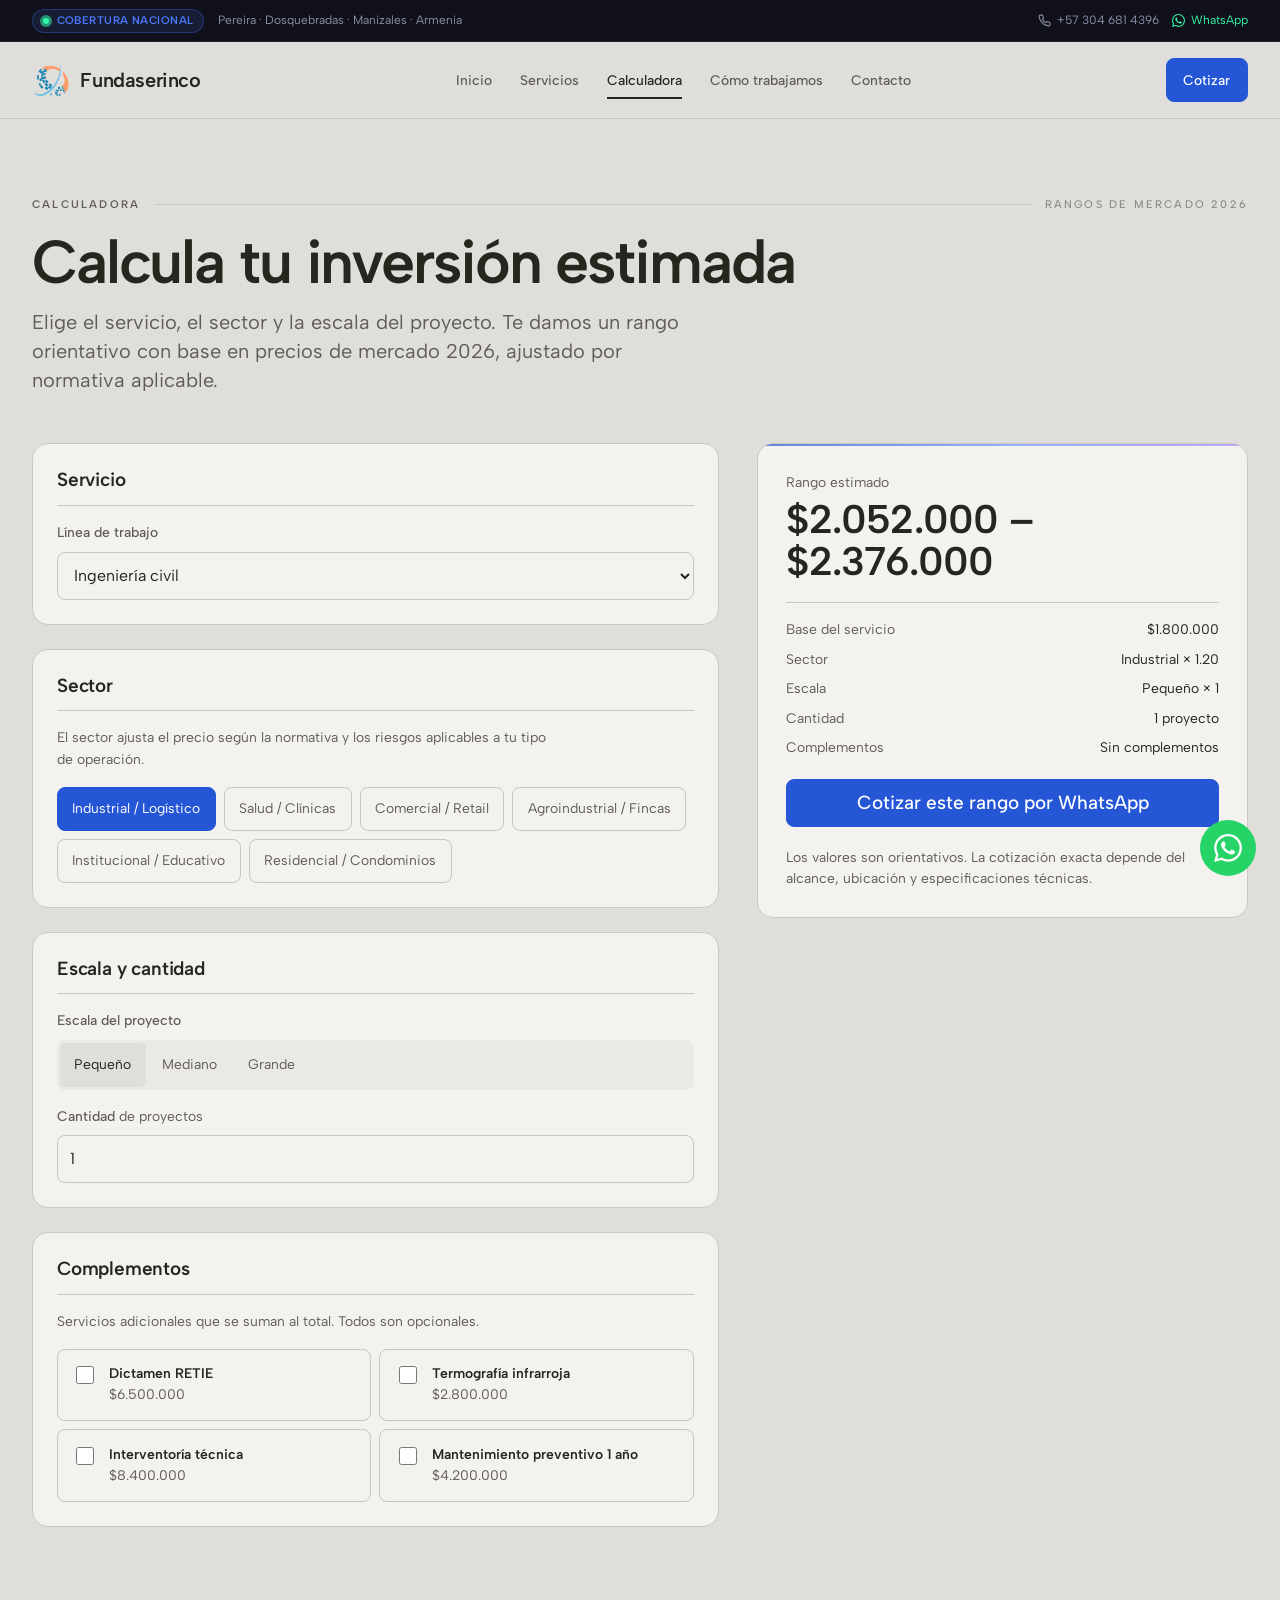
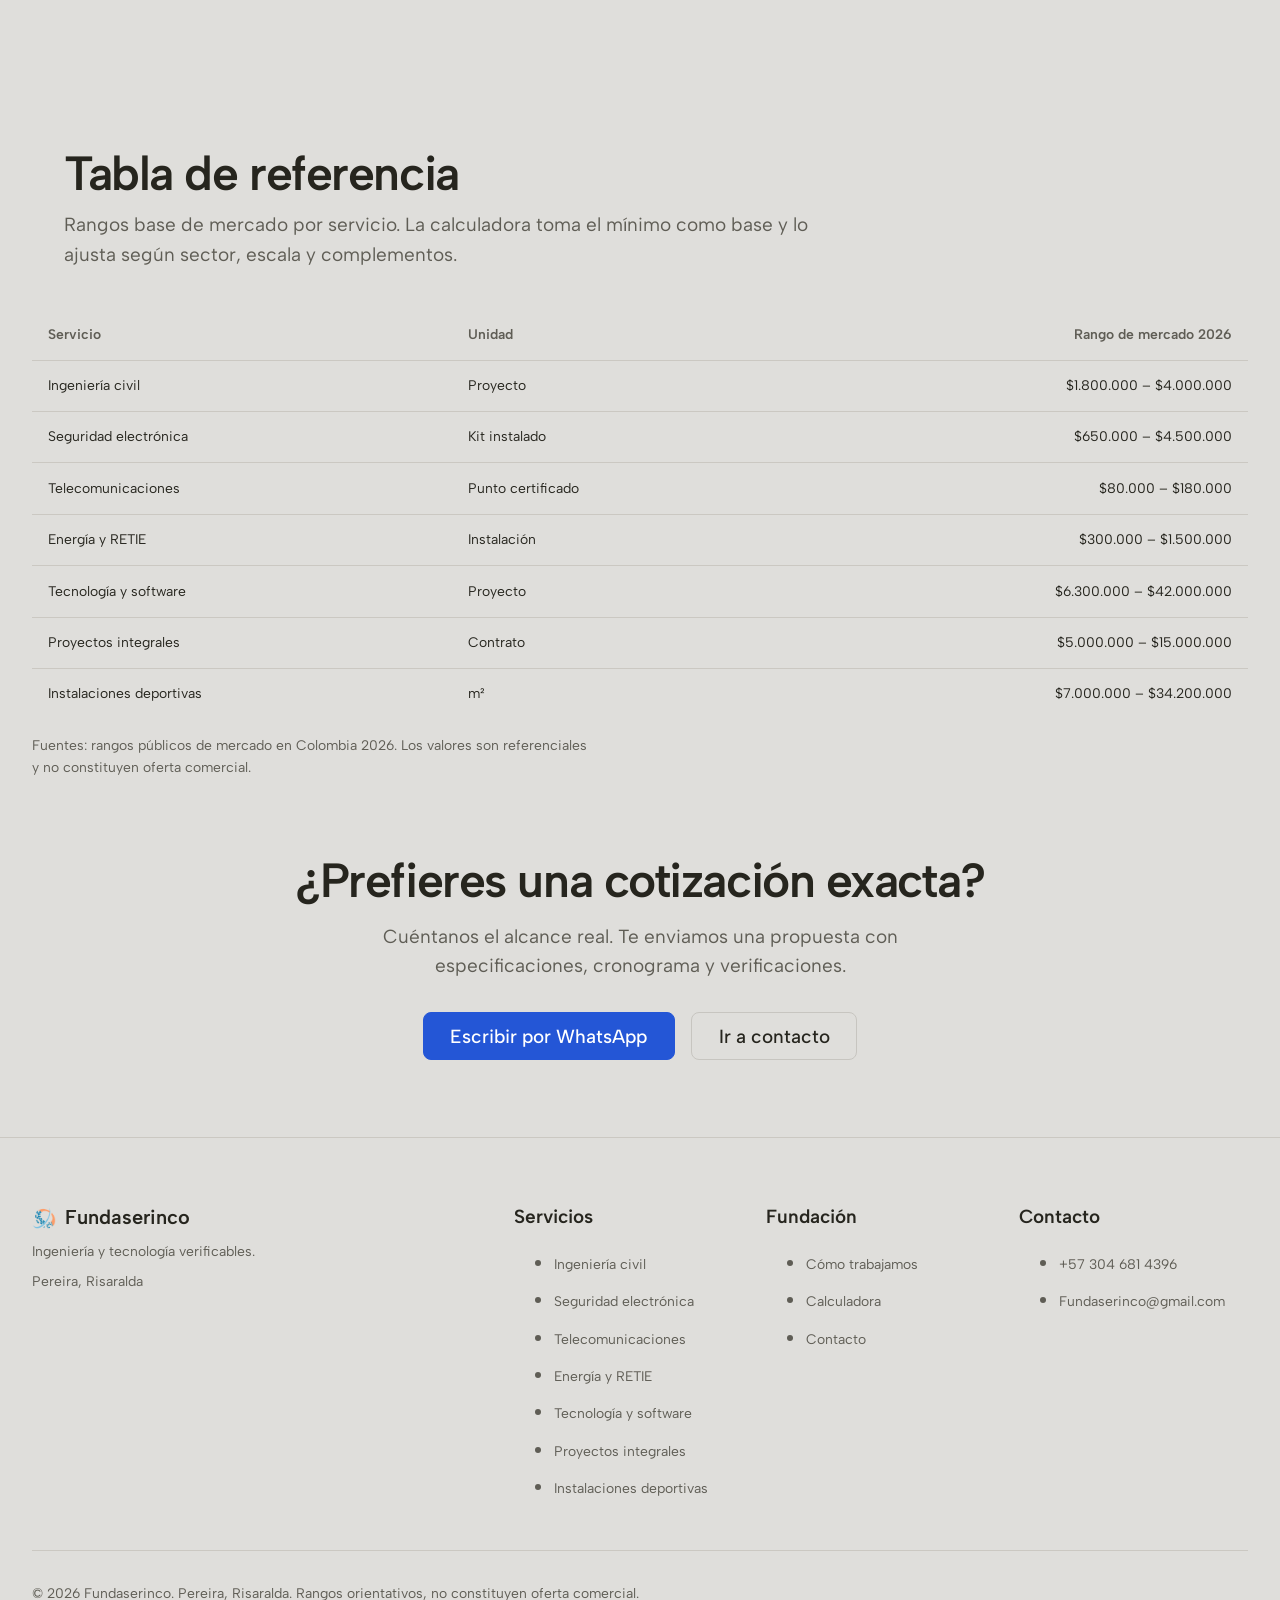
<file: calculadora.html>
<!DOCTYPE html>
<html lang="es">
<head>
  <meta charset="UTF-8">
  <meta name="viewport" content="width=device-width, initial-scale=1.0">
  <title>Calculadora de inversión · Fundaserinco</title>
  <meta name="description" content="Estimador orientativo de inversión por servicio, sector y escala. Rangos de mercado 2026 para ingeniería civil, seguridad, telecom, energía, software, integrales y deportivas.">
  <meta name="theme-color" content="#0f1019">
  <link rel="preconnect" href="https://fonts.googleapis.com">
  <link rel="preconnect" href="https://fonts.gstatic.com" crossorigin>
  <link href="https://fonts.googleapis.com/css2?family=Albert+Sans:wght@400;500;600&display=swap" rel="stylesheet">
  <link rel="stylesheet" href="assets/css/main.css">
  <link rel="stylesheet" href="assets/css/components.css">
  <link rel="stylesheet" href="assets/css/sections.css">
  <link rel="stylesheet" href="assets/css/pages.css">
  <link rel="stylesheet" href="assets/css/motion.css">
  <link rel="icon" href="favicon.png" type="image/png" sizes="64x64">
  <link rel="apple-touch-icon" href="assets/img/logo-simbolo-180.png">
  <meta property="og:type" content="website">
  <meta property="og:site_name" content="Fundaserinco">
  <meta property="og:locale" content="es_CO">
  <meta property="og:title" content="Calculadora de inversión · Fundaserinco">
  <meta property="og:description" content="Estimador orientativo de inversión por servicio, sector y escala.">
  <link rel="canonical" href="https://shoyosb-maker.github.io/fundaserinco-pagina-web-/calculadora.html">
  <meta property="og:url" content="https://shoyosb-maker.github.io/fundaserinco-pagina-web-/calculadora.html">
  <meta property="og:image" content="https://shoyosb-maker.github.io/fundaserinco-pagina-web-/assets/img/og-fundaserinco-2026.jpg">
  <meta property="og:image:secure_url" content="https://shoyosb-maker.github.io/fundaserinco-pagina-web-/assets/img/og-fundaserinco-2026.jpg">
  <meta property="og:image:type" content="image/jpeg">
  <meta property="og:image:width" content="1200">
  <meta property="og:image:height" content="630">
  <meta property="og:image:alt" content="Fundaserinco · Ingeniería y tecnología verificables en Pereira">
  <meta name="twitter:card" content="summary_large_image">
  <meta name="twitter:title" content="Calculadora de inversión · Fundaserinco">
  <meta name="twitter:description" content="Estimador orientativo de inversión por servicio, sector y escala.">
  <meta name="twitter:image" content="https://shoyosb-maker.github.io/fundaserinco-pagina-web-/assets/img/og-fundaserinco-2026.jpg">
  <meta name="twitter:image:alt" content="Fundaserinco · Ingeniería y tecnología verificables en Pereira">
</head>
<body data-page="calculator">
  <script>document.documentElement.classList.add('js')</script>

  <div class="topbar">
    <div class="topbar-inner">
      <div class="topbar-left">
        <span class="topbar-badge"><span class="pulse-dot" aria-hidden="true"></span><span>Cobertura nacional</span></span>
        <span class="topbar-region">Pereira · Dosquebradas · Manizales · Armenia</span>
      </div>
      <div class="topbar-right">
        <a href="tel:+573046814396" class="topbar-link topbar-link--phone"><svg viewBox="0 0 24 24" width="13" height="13" fill="none" stroke="currentColor" stroke-width="2" stroke-linecap="round" stroke-linejoin="round" aria-hidden="true"><path d="M22 16.92v3a2 2 0 0 1-2.18 2 19.79 19.79 0 0 1-8.63-3.07 19.5 19.5 0 0 1-6-6 19.79 19.79 0 0 1-3.07-8.67A2 2 0 0 1 4.11 2h3a2 2 0 0 1 2 1.72 12.84 12.84 0 0 0 .7 2.81 2 2 0 0 1-.45 2.11L8.09 9.91a16 16 0 0 0 6 6l1.27-1.27a2 2 0 0 1 2.11-.45 12.84 12.84 0 0 0 2.81.7A2 2 0 0 1 22 16.92z"/></svg>+57 304 681 4396</a>
        <a href="https://wa.me/573046814396?text=Hola%2C%20quiero%20asesor%C3%ADa." class="topbar-link topbar-link--wa" target="_blank" rel="noopener"><svg viewBox="0 0 24 24" width="13" height="13" fill="currentColor" aria-hidden="true"><path d="M17.472 14.382c-.297-.149-1.758-.867-2.03-.967-.273-.099-.471-.148-.67.15-.197.297-.767.966-.94 1.164-.173.199-.347.223-.644.075-.297-.15-1.255-.463-2.39-1.475-.883-.788-1.48-1.761-1.653-2.059-.173-.297-.018-.458.13-.606.134-.133.298-.347.446-.52.149-.174.198-.298.298-.497.099-.198.05-.371-.025-.52-.075-.149-.669-1.612-.916-2.207-.242-.579-.487-.5-.669-.51a12.8 12.8 0 0 0-.57-.01c-.198 0-.52.074-.792.372-.272.297-1.04 1.016-1.04 2.479 0 1.462 1.065 2.875 1.213 3.074.149.198 2.096 3.2 5.077 4.487.709.306 1.262.489 1.694.625.712.227 1.36.195 1.871.118.571-.085 1.758-.719 2.006-1.413.248-.694.248-1.289.173-1.413-.074-.124-.272-.198-.57-.347m-5.421 7.403h-.004a9.87 9.87 0 0 1-5.031-1.378l-.361-.214-3.741.982.998-3.648-.235-.374a9.86 9.86 0 0 1-1.51-5.26c.001-5.45 4.436-9.884 9.888-9.884 2.64 0 5.122 1.03 6.988 2.898a9.825 9.825 0 0 1 2.893 6.994c-.003 5.45-4.437 9.884-9.885 9.884m8.413-18.297A11.815 11.815 0 0 0 12.05 0C5.495 0 .16 5.335.157 11.892c0 2.096.547 4.142 1.588 5.945L.057 24l6.305-1.654a11.882 11.882 0 0 0 5.683 1.448h.005c6.554 0 11.89-5.335 11.893-11.893a11.821 11.821 0 0 0-3.48-8.413Z"/></svg>WhatsApp</a>
      </div>
    </div>
  </div>

  <header class="site-header">
    <div class="header-inner">
      <a href="index.html" class="brand" aria-label="Fundaserinco — Ir a inicio"><img class="brand-mark" src="assets/img/logo-simbolo-128.png" alt="" width="38" height="38" decoding="async"><span class="brand-name">Fundaserinco</span></a>
      <nav class="main-nav" aria-label="Principal">
        <a href="index.html">Inicio</a>
        <a href="servicios.html">Servicios</a>
        <a href="calculadora.html" aria-current="page">Calculadora</a>
        <a href="como-trabajamos.html">Cómo trabajamos</a>
        <a href="contacto.html">Contacto</a>
      </nav>
      <div class="header-actions">
        <a href="https://wa.me/573046814396?text=Hola%2C%20quiero%20cotizar." class="btn btn-primary header-cta" target="_blank" rel="noopener">Cotizar</a>
        <button type="button" class="menu-toggle" aria-expanded="false" aria-controls="mobile-drawer" aria-label="Abrir menú"><span class="menu-toggle-line"></span><span class="menu-toggle-line"></span><span class="menu-toggle-line"></span></button>
      </div>
    </div>
  </header>

  <div class="mobile-backdrop" id="mobile-backdrop" hidden></div>
  <aside class="mobile-drawer" id="mobile-drawer" aria-hidden="true" aria-label="Menú de navegación">
    <div class="drawer-header">
      <span class="drawer-brand"><img src="assets/img/logo-simbolo-128.png" alt="" width="22" height="22" decoding="async">Menú</span>
      <button type="button" class="drawer-close" aria-label="Cerrar menú"><svg viewBox="0 0 24 24" width="20" height="20" fill="none" stroke="currentColor" stroke-width="2" stroke-linecap="round" stroke-linejoin="round" aria-hidden="true"><path d="M18 6 6 18M6 6l12 12"/></svg></button>
    </div>
    <nav class="mobile-nav" aria-label="Principal móvil">
      <a href="index.html">Inicio</a>
      <a href="servicios.html">Servicios</a>
      <a href="calculadora.html" aria-current="page">Calculadora</a>
      <a href="como-trabajamos.html">Cómo trabajamos</a>
      <a href="contacto.html">Contacto</a>
    </nav>
    <div class="drawer-actions">
      <a href="https://wa.me/573046814396?text=Hola%2C%20quiero%20cotizar." class="btn btn-wa" target="_blank" rel="noopener">Cotizar por WhatsApp</a>
      <a href="mailto:Fundaserinco@gmail.com" class="btn btn-secondary">Escribir por correo</a>
    </div>
    <div class="drawer-contact">
      <a href="tel:+573046814396"><svg viewBox="0 0 24 24" width="14" height="14" fill="none" stroke="currentColor" stroke-width="2" stroke-linecap="round" stroke-linejoin="round" aria-hidden="true"><path d="M22 16.92v3a2 2 0 0 1-2.18 2 19.79 19.79 0 0 1-8.63-3.07 19.5 19.5 0 0 1-6-6 19.79 19.79 0 0 1-3.07-8.67A2 2 0 0 1 4.11 2h3a2 2 0 0 1 2 1.72 12.84 12.84 0 0 0 .7 2.81 2 2 0 0 1-.45 2.11L8.09 9.91a16 16 0 0 0 6 6l1.27-1.27a2 2 0 0 1 2.11-.45 12.84 12.84 0 0 0 2.81.7A2 2 0 0 1 22 16.92z"/></svg>+57 304 681 4396</a>
      <a href="mailto:Fundaserinco@gmail.com"><svg viewBox="0 0 24 24" width="14" height="14" fill="none" stroke="currentColor" stroke-width="2" stroke-linecap="round" stroke-linejoin="round" aria-hidden="true"><rect x="2" y="4" width="20" height="16" rx="2"/><path d="m22 7-10 6L2 7"/></svg>Fundaserinco@gmail.com</a>
    </div>
  </aside>

  <main>
    <section class="calc-scene">
      <div class="calc-hero">
        <div class="services-eyebrow">
          <span class="services-eyebrow-label">Calculadora</span>
          <span class="services-eyebrow-rule" aria-hidden="true"></span>
          <span class="services-eyebrow-meta">Rangos de mercado 2026</span>
        </div>
        <h1>Calcula tu inversión estimada</h1>
        <p class="lead">Elige el servicio, el sector y la escala del proyecto. Te damos un rango orientativo con base en precios de mercado 2026, ajustado por normativa aplicable.</p>
      </div>

      <section class="calc-page">
        <h2 class="sr-only">Estimador de inversión</h2>
        <form class="calc-form" onsubmit="return false;" aria-label="Configuración del estimador" data-stagger>
          <div class="calc-block">
            <h3 class="calc-block-title">Servicio</h3>
            <div class="form-field">
              <label for="svc">Línea de trabajo</label>
              <select id="svc">
                <option value="civil" data-base="1800000" data-unit="proyecto">Ingeniería civil</option>
                <option value="seguridad" data-base="650000" data-unit="kit">Seguridad electrónica</option>
                <option value="telecom" data-base="80000" data-unit="punto">Telecomunicaciones</option>
                <option value="energia" data-base="300000" data-unit="instalación">Energía y RETIE</option>
                <option value="software" data-base="6300000" data-unit="módulo">Tecnología y software</option>
                <option value="integrales" data-base="5000000" data-unit="frente">Proyectos integrales</option>
                <option value="deportivas" data-base="7000000" data-unit="cancha">Instalaciones deportivas</option>
              </select>
            </div>
          </div>

          <div class="calc-block">
            <h3 class="calc-block-title">Sector</h3>
            <p class="calc-block-help">El sector ajusta el precio según la normativa y los riesgos aplicables a tu tipo de operación.</p>
            <div class="chip-group" role="group" aria-label="Sector del proyecto">
              <button type="button" class="chip" data-sector="industrial" data-sector-name="Industrial" data-factor="1.20" aria-pressed="true">Industrial / Logístico</button>
              <button type="button" class="chip" data-sector="salud" data-sector-name="Salud" data-factor="1.35" aria-pressed="false">Salud / Clínicas</button>
              <button type="button" class="chip" data-sector="comercial" data-sector-name="Comercial" data-factor="1.00" aria-pressed="false">Comercial / Retail</button>
              <button type="button" class="chip" data-sector="agro" data-sector-name="Agroindustrial" data-factor="1.15" aria-pressed="false">Agroindustrial / Fincas</button>
              <button type="button" class="chip" data-sector="institucional" data-sector-name="Institucional" data-factor="1.10" aria-pressed="false">Institucional / Educativo</button>
              <button type="button" class="chip" data-sector="residencial" data-sector-name="Residencial" data-factor="0.95" aria-pressed="false">Residencial / Condominios</button>
            </div>
          </div>

          <div class="calc-block">
            <h3 class="calc-block-title">Escala y cantidad</h3>
            <div class="form-field">
              <label>Escala del proyecto</label>
              <div class="segmented" role="group" aria-label="Escala del proyecto">
                <button type="button" data-scale="1" data-scale-name="Pequeño" class="is-active">Pequeño</button>
                <button type="button" data-scale="2.5" data-scale-name="Mediano">Mediano</button>
                <button type="button" data-scale="6" data-scale-name="Grande">Grande</button>
              </div>
            </div>
            <div class="form-field">
              <label for="qty">Cantidad <span id="qty-label" class="calc-qty-unit">de proyectos</span></label>
              <input type="number" id="qty" min="1" max="50" value="1" inputmode="numeric">
            </div>
          </div>

          <div class="calc-block">
            <h3 class="calc-block-title">Complementos</h3>
            <p class="calc-block-help">Servicios adicionales que se suman al total. Todos son opcionales.</p>
            <div class="addon-grid">
              <label class="addon"><input type="checkbox" data-name="Dictamen RETIE" data-price="6500000"><span class="addon-body"><span class="addon-title">Dictamen RETIE</span><span class="addon-price">$6.500.000</span></span></label>
              <label class="addon"><input type="checkbox" data-name="Termografía infrarroja" data-price="2800000"><span class="addon-body"><span class="addon-title">Termografía infrarroja</span><span class="addon-price">$2.800.000</span></span></label>
              <label class="addon"><input type="checkbox" data-name="Interventoría técnica" data-price="8400000"><span class="addon-body"><span class="addon-title">Interventoría técnica</span><span class="addon-price">$8.400.000</span></span></label>
              <label class="addon"><input type="checkbox" data-name="Mantenimiento preventivo 1 año" data-price="4200000"><span class="addon-body"><span class="addon-title">Mantenimiento preventivo 1 año</span><span class="addon-price">$4.200.000</span></span></label>
            </div>
          </div>
        </form>

        <aside class="calc-result" aria-live="polite">
          <div><p class="calc-result-label">Rango estimado</p><p class="calc-result-value" id="result-range">$1.800.000 – $1.980.000</p></div>
          <div class="calc-result-breakdown">
            <div class="calc-result-row"><span>Base del servicio</span><span id="result-base">$1.800.000</span></div>
            <div class="calc-result-row"><span>Sector</span><span id="result-sector">Industrial × 1.20</span></div>
            <div class="calc-result-row"><span>Escala</span><span id="result-scale">Pequeño × 1</span></div>
            <div class="calc-result-row"><span>Cantidad</span><span id="result-qty">1 proyecto</span></div>
            <div class="calc-result-row"><span>Complementos</span><span id="result-addons">Sin complementos</span></div>
          </div>
          <a href="#" id="result-wa" class="btn btn-primary" target="_blank" rel="noopener">Cotizar este rango por WhatsApp</a>
          <p class="calc-result-note">Los valores son orientativos. La cotización exacta depende del alcance, ubicación y especificaciones técnicas.</p>
        </aside>
      </section>
    </section>

    <section class="section reference">
      <header class="section-header"><h2>Tabla de referencia</h2><p>Rangos base de mercado por servicio. La calculadora toma el mínimo como base y lo ajusta según sector, escala y complementos.</p></header>
      <table class="ref-table">
        <thead><tr><th scope="col">Servicio</th><th scope="col">Unidad</th><th scope="col">Rango de mercado 2026</th></tr></thead>
        <tbody>
          <tr><td>Ingeniería civil</td><td>Proyecto</td><td>$1.800.000 – $4.000.000</td></tr>
          <tr><td>Seguridad electrónica</td><td>Kit instalado</td><td>$650.000 – $4.500.000</td></tr>
          <tr><td>Telecomunicaciones</td><td>Punto certificado</td><td>$80.000 – $180.000</td></tr>
          <tr><td>Energía y RETIE</td><td>Instalación</td><td>$300.000 – $1.500.000</td></tr>
          <tr><td>Tecnología y software</td><td>Proyecto</td><td>$6.300.000 – $42.000.000</td></tr>
          <tr><td>Proyectos integrales</td><td>Contrato</td><td>$5.000.000 – $15.000.000</td></tr>
          <tr><td>Instalaciones deportivas</td><td>m²</td><td>$7.000.000 – $34.200.000</td></tr>
        </tbody>
      </table>
      <p class="ref-note">Fuentes: rangos públicos de mercado en Colombia 2026. Los valores son referenciales y no constituyen oferta comercial.</p>
    </section>

    <section class="section cta">
      <h2>¿Prefieres una cotización exacta?</h2>
      <p>Cuéntanos el alcance real. Te enviamos una propuesta con especificaciones, cronograma y verificaciones.</p>
      <div class="cta-actions" data-stagger>
        <a href="https://wa.me/573046814396?text=Hola%2C%20quiero%20una%20cotizaci%C3%B3n%20exacta." class="btn btn-primary" target="_blank" rel="noopener">Escribir por WhatsApp</a>
        <a href="contacto.html" class="btn btn-secondary">Ir a contacto</a>
      </div>
    </section>
  </main>

  <footer class="site-footer">
    <div class="footer-grid">
      <div><p class="footer-logo"><img src="assets/img/logo-simbolo-128.png" alt="" width="24" height="24" decoding="async">Fundaserinco</p><p class="footer-desc">Ingeniería y tecnología verificables.</p><p class="footer-place">Pereira, Risaralda</p></div>
      <div><p class="footer-heading">Servicios</p><ul>
        <li><a href="servicios/ingenieria-civil.html">Ingeniería civil</a></li>
        <li><a href="servicios/seguridad-electronica.html">Seguridad electrónica</a></li>
        <li><a href="servicios/telecomunicaciones.html">Telecomunicaciones</a></li>
        <li><a href="servicios/energia-retie.html">Energía y RETIE</a></li>
        <li><a href="servicios/tecnologia-software.html">Tecnología y software</a></li>
        <li><a href="servicios/proyectos-integrales.html">Proyectos integrales</a></li>
        <li><a href="servicios/instalaciones-deportivas.html">Instalaciones deportivas</a></li>
      </ul></div>
      <div><p class="footer-heading">Fundación</p><ul>
        <li><a href="como-trabajamos.html">Cómo trabajamos</a></li>
        <li><a href="calculadora.html">Calculadora</a></li>
        <li><a href="contacto.html">Contacto</a></li>
      </ul></div>
      <div><p class="footer-heading">Contacto</p><ul>
        <li><a href="https://wa.me/573046814396">+57 304 681 4396</a></li>
        <li><a href="mailto:Fundaserinco@gmail.com">Fundaserinco@gmail.com</a></li>
      </ul></div>
    </div>
    <p class="footer-legal">© 2026 Fundaserinco. Pereira, Risaralda. Rangos orientativos, no constituyen oferta comercial.</p>
  </footer>

  <a href="https://wa.me/573046814396?text=Hola%2C%20quiero%20cotizar." class="whatsapp-fab" aria-label="Escribir por WhatsApp" target="_blank" rel="noopener">
    <svg viewBox="0 0 24 24" width="28" height="28" fill="currentColor" aria-hidden="true"><path d="M17.472 14.382c-.297-.149-1.758-.867-2.03-.967-.273-.099-.471-.148-.67.15-.197.297-.767.966-.94 1.164-.173.199-.347.223-.644.075-.297-.15-1.255-.463-2.39-1.475-.883-.788-1.48-1.761-1.653-2.059-.173-.297-.018-.458.13-.606.134-.133.298-.347.446-.52.149-.174.198-.298.298-.497.099-.198.05-.371-.025-.52-.075-.149-.669-1.612-.916-2.207-.242-.579-.487-.5-.669-.51a12.8 12.8 0 0 0-.57-.01c-.198 0-.52.074-.792.372-.272.297-1.04 1.016-1.04 2.479 0 1.462 1.065 2.875 1.213 3.074.149.198 2.096 3.2 5.077 4.487.709.306 1.262.489 1.694.625.712.227 1.36.195 1.871.118.571-.085 1.758-.719 2.006-1.413.248-.694.248-1.289.173-1.413-.074-.124-.272-.198-.57-.347m-5.421 7.403h-.004a9.87 9.87 0 0 1-5.031-1.378l-.361-.214-3.741.982.998-3.648-.235-.374a9.86 9.86 0 0 1-1.51-5.26c.001-5.45 4.436-9.884 9.888-9.884 2.64 0 5.122 1.03 6.988 2.898a9.825 9.825 0 0 1 2.893 6.994c-.003 5.45-4.437 9.884-9.885 9.884m8.413-18.297A11.815 11.815 0 0 0 12.05 0C5.495 0 .16 5.335.157 11.892c0 2.096.547 4.142 1.588 5.945L.057 24l6.305-1.654a11.882 11.882 0 0 0 5.683 1.448h.005c6.554 0 11.89-5.335 11.893-11.893a11.821 11.821 0 0 0-3.48-8.413Z"/></svg>
  </a>

  <script src="assets/js/stagger.js"></script>
  <script src="assets/js/base.js"></script>
  <script>
    (function () {
      'use strict';
      const svcEl = document.getElementById('svc');
      const qtyEl = document.getElementById('qty');
      const qtyLabelEl = document.getElementById('qty-label');
      const sectorChips = Array.from(document.querySelectorAll('.chip[data-sector]'));
      const scaleBtns = Array.from(document.querySelectorAll('.segmented button'));
      const addonInputs = Array.from(document.querySelectorAll('.addon input[type="checkbox"]'));
      const resultRangeEl = document.getElementById('result-range');
      const resultBaseEl = document.getElementById('result-base');
      const resultSectorEl = document.getElementById('result-sector');
      const resultScaleEl = document.getElementById('result-scale');
      const resultQtyEl = document.getElementById('result-qty');
      const resultAddonsEl = document.getElementById('result-addons');
      const waEl = document.getElementById('result-wa');
      let sector = { name: 'Industrial', factor: 1.20 };
      let scale = { name: 'Pequeño', value: 1 };
      function fmt(n) { return '$' + Math.round(n).toLocaleString('es-CO'); }
      function update() {
        const opt = svcEl.selectedOptions[0];
        const base = parseInt(opt.dataset.base, 10);
        const unit = opt.dataset.unit;
        const qty = Math.max(1, Math.min(50, parseInt(qtyEl.value || '1', 10) || 1));
        qtyLabelEl.textContent = unit === 'proyecto' ? 'de proyectos' : unit === 'kit' ? 'de kits' : unit === 'punto' ? 'de puntos' : unit === 'instalación' ? 'de instalaciones' : unit === 'módulo' ? 'de módulos' : unit === 'frente' ? 'de frentes' : unit === 'cancha' ? 'de canchas' : 'de unidades';
        let addonsTotal = 0; const activeAddons = [];
        addonInputs.forEach(function (input) {
          if (input.checked) {
            addonsTotal += parseInt(input.dataset.price, 10);
            activeAddons.push(input.dataset.name);
          }
        });
        const subtotal = base * sector.factor * scale.value * qty;
        const total = subtotal + addonsTotal;
        const lo = total * 0.95, hi = total * 1.10;
        resultRangeEl.textContent = fmt(lo) + ' – ' + fmt(hi);
        resultBaseEl.textContent = fmt(base);
        resultSectorEl.textContent = sector.name + ' × ' + sector.factor.toFixed(2);
        resultScaleEl.textContent = scale.name + ' × ' + scale.value;
        resultQtyEl.textContent = qty + ' ' + unit + (qty === 1 ? '' : (unit === 'proyecto' || unit === 'módulo' || unit === 'frente' ? 's' : unit === 'instalación' ? 'es' : unit + 's'));
        resultAddonsEl.textContent = activeAddons.length === 0 ? 'Sin complementos' : activeAddons.length + ' · ' + fmt(addonsTotal);
        const messageLines = ['Hola, quiero cotizar ' + opt.textContent.trim() + '.','Sector: ' + sector.name,'Escala: ' + scale.name,'Cantidad: ' + qty + ' ' + unit, activeAddons.length > 0 ? 'Complementos: ' + activeAddons.join(', ') : null,'Rango estimado: ' + fmt(lo) + ' – ' + fmt(hi) + '.'].filter(Boolean);
        waEl.href = 'https://wa.me/573046814396?text=' + encodeURIComponent(messageLines.join('\n'));
      }
      svcEl.addEventListener('change', update);
      qtyEl.addEventListener('input', update);
      sectorChips.forEach(function (chip) {
        chip.addEventListener('click', function () {
          sectorChips.forEach(function (c) { c.setAttribute('aria-pressed', 'false'); });
          chip.setAttribute('aria-pressed', 'true');
          sector = { name: chip.dataset.sectorName, factor: parseFloat(chip.dataset.factor) };
          update();
        });
      });
      scaleBtns.forEach(function (btn) {
        btn.addEventListener('click', function () {
          scaleBtns.forEach(function (b) { b.classList.remove('is-active'); });
          btn.classList.add('is-active');
          scale = { name: btn.dataset.scaleName, value: parseFloat(btn.dataset.scale) };
          update();
        });
      });
      addonInputs.forEach(function (input) { input.addEventListener('change', update); });
      const params = new URLSearchParams(location.search);
      const svcParam = params.get('svc');
      if (svcParam && svcEl.querySelector('option[value="' + svcParam + '"]')) svcEl.value = svcParam;
      update();
    })();
  </script>
</body>
</html>
</file>
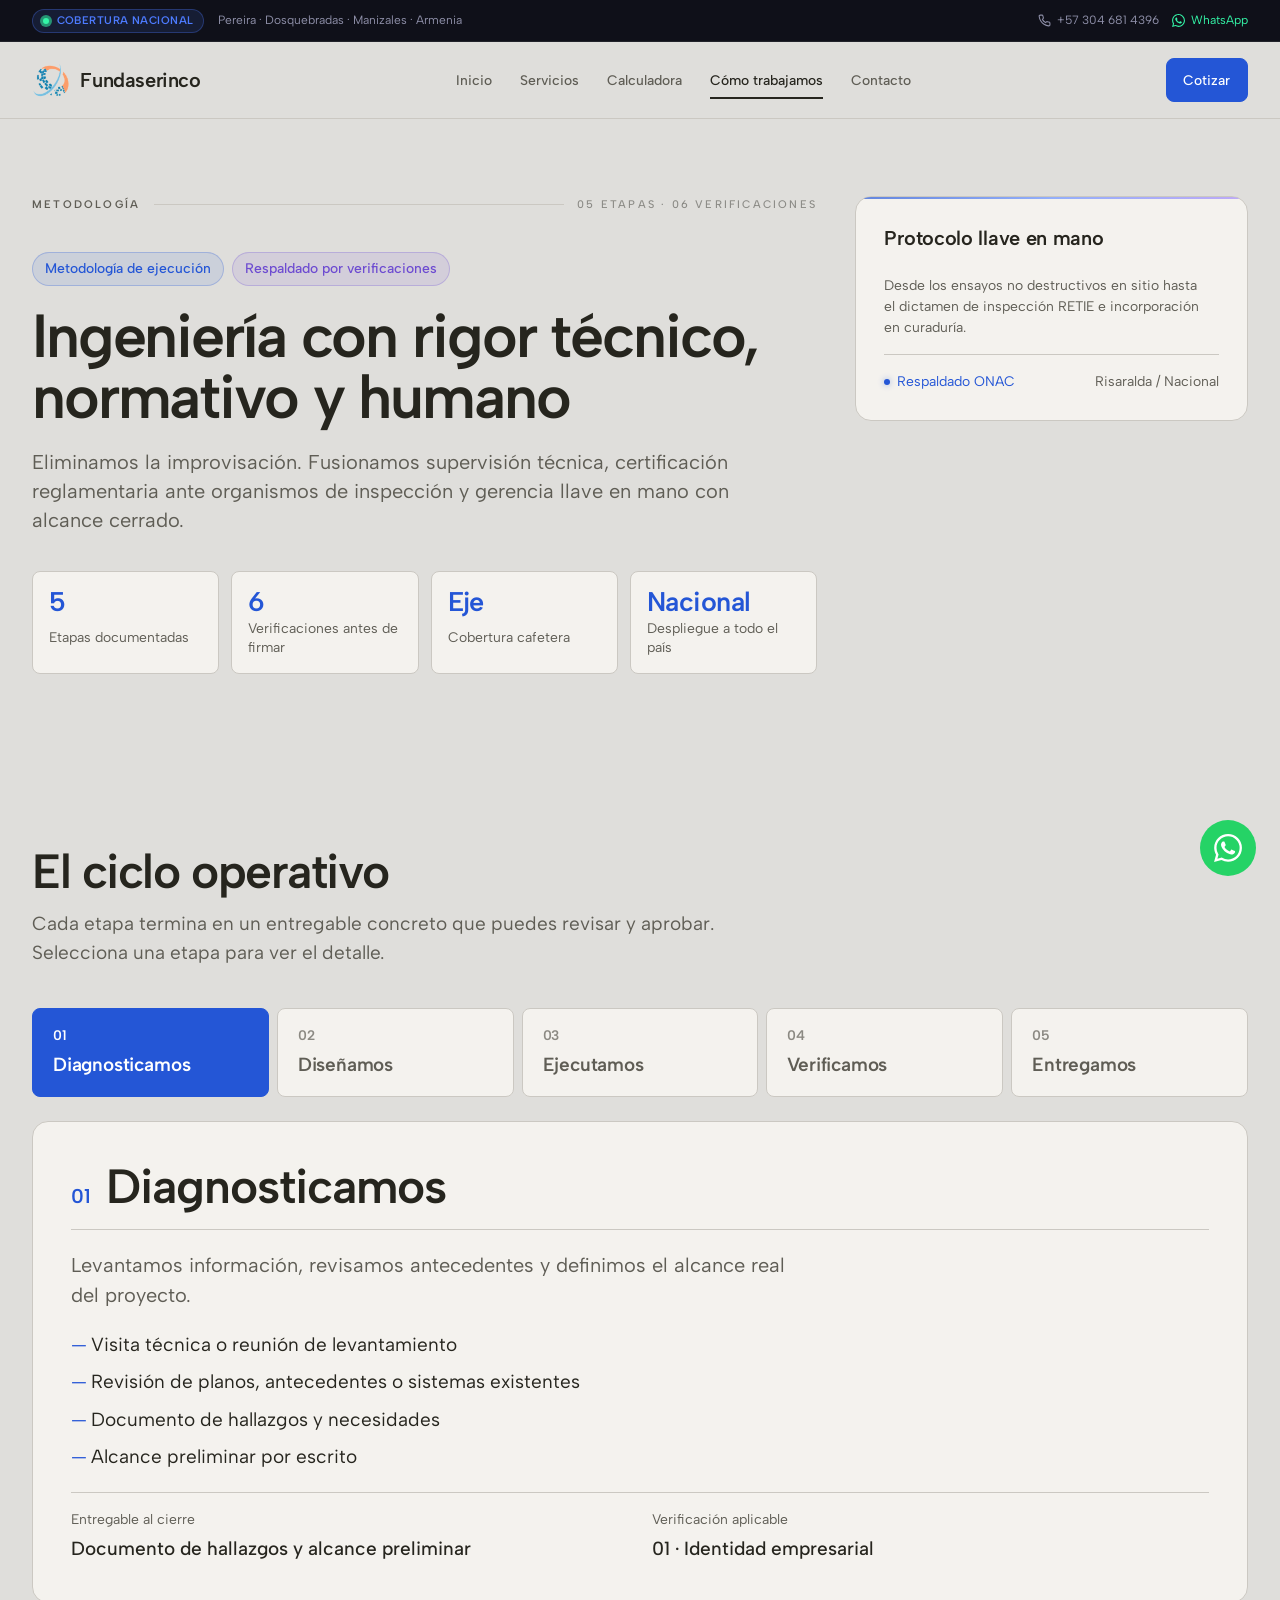
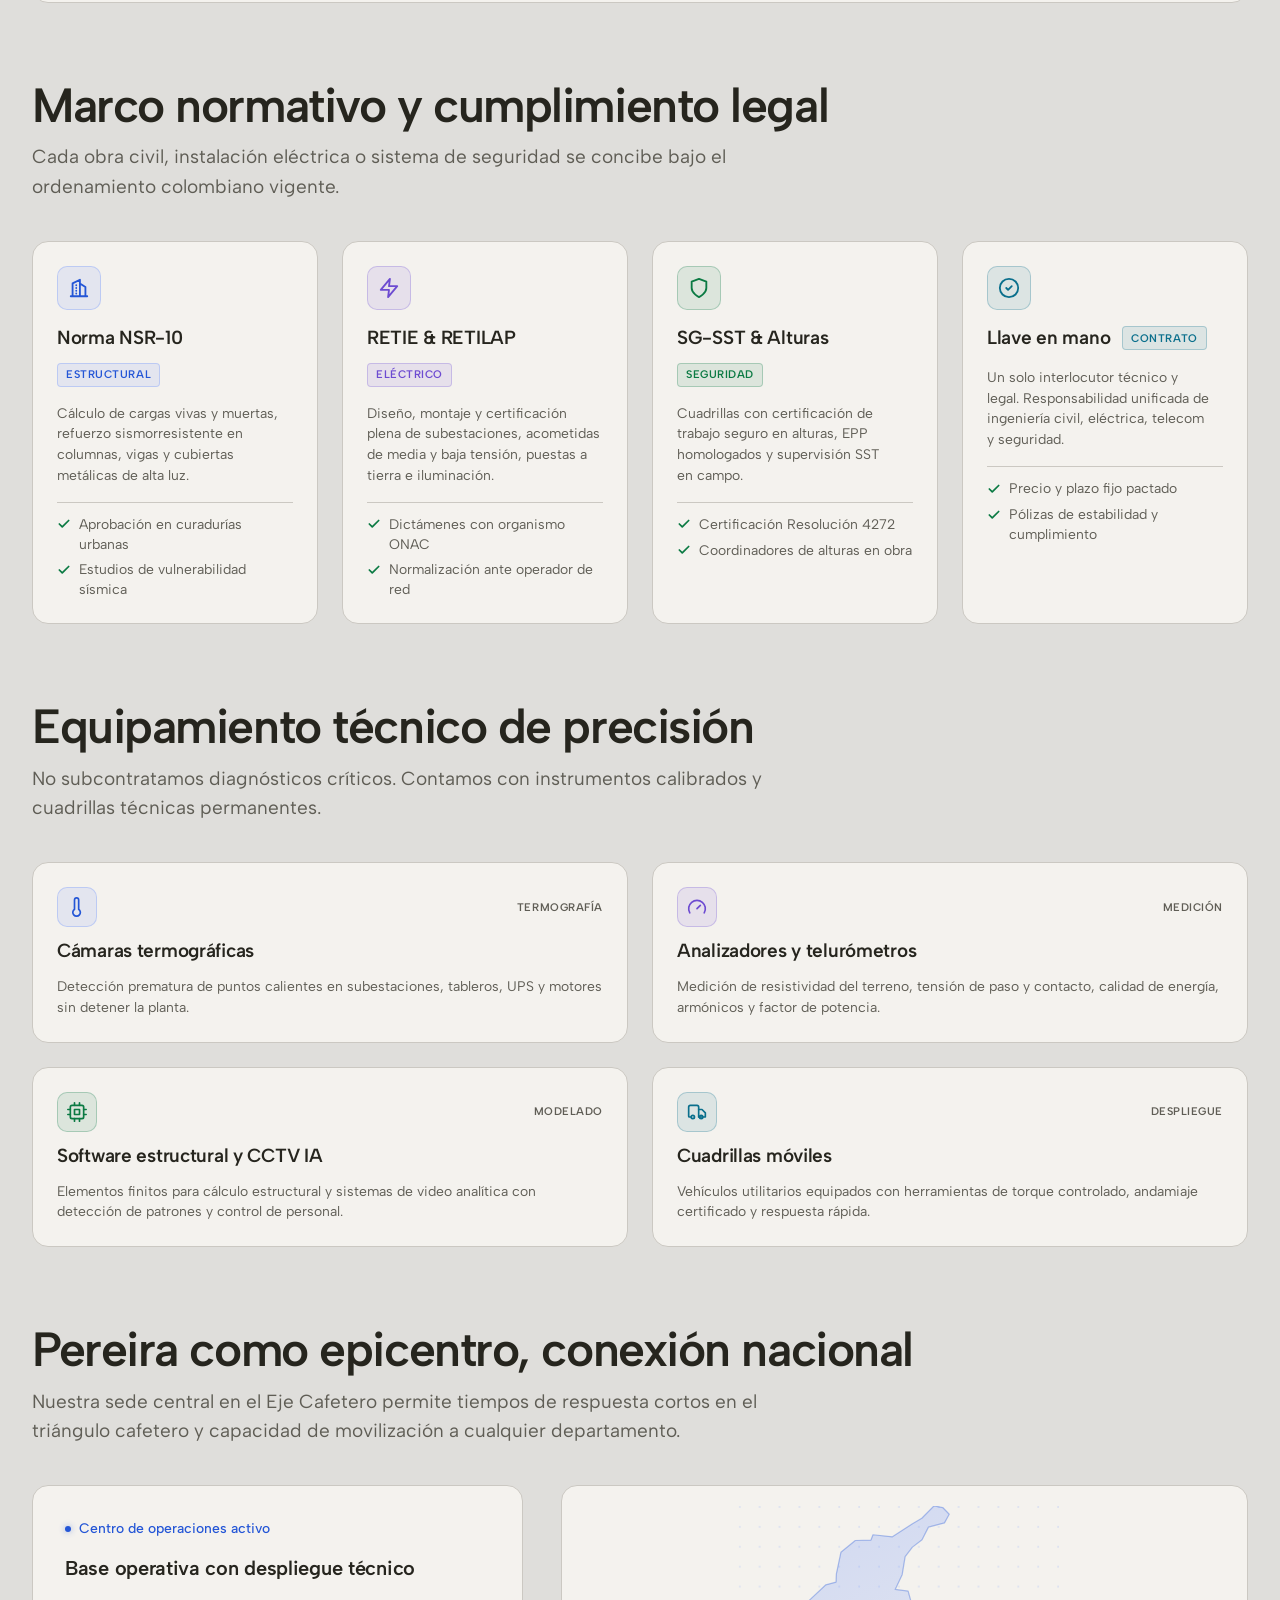
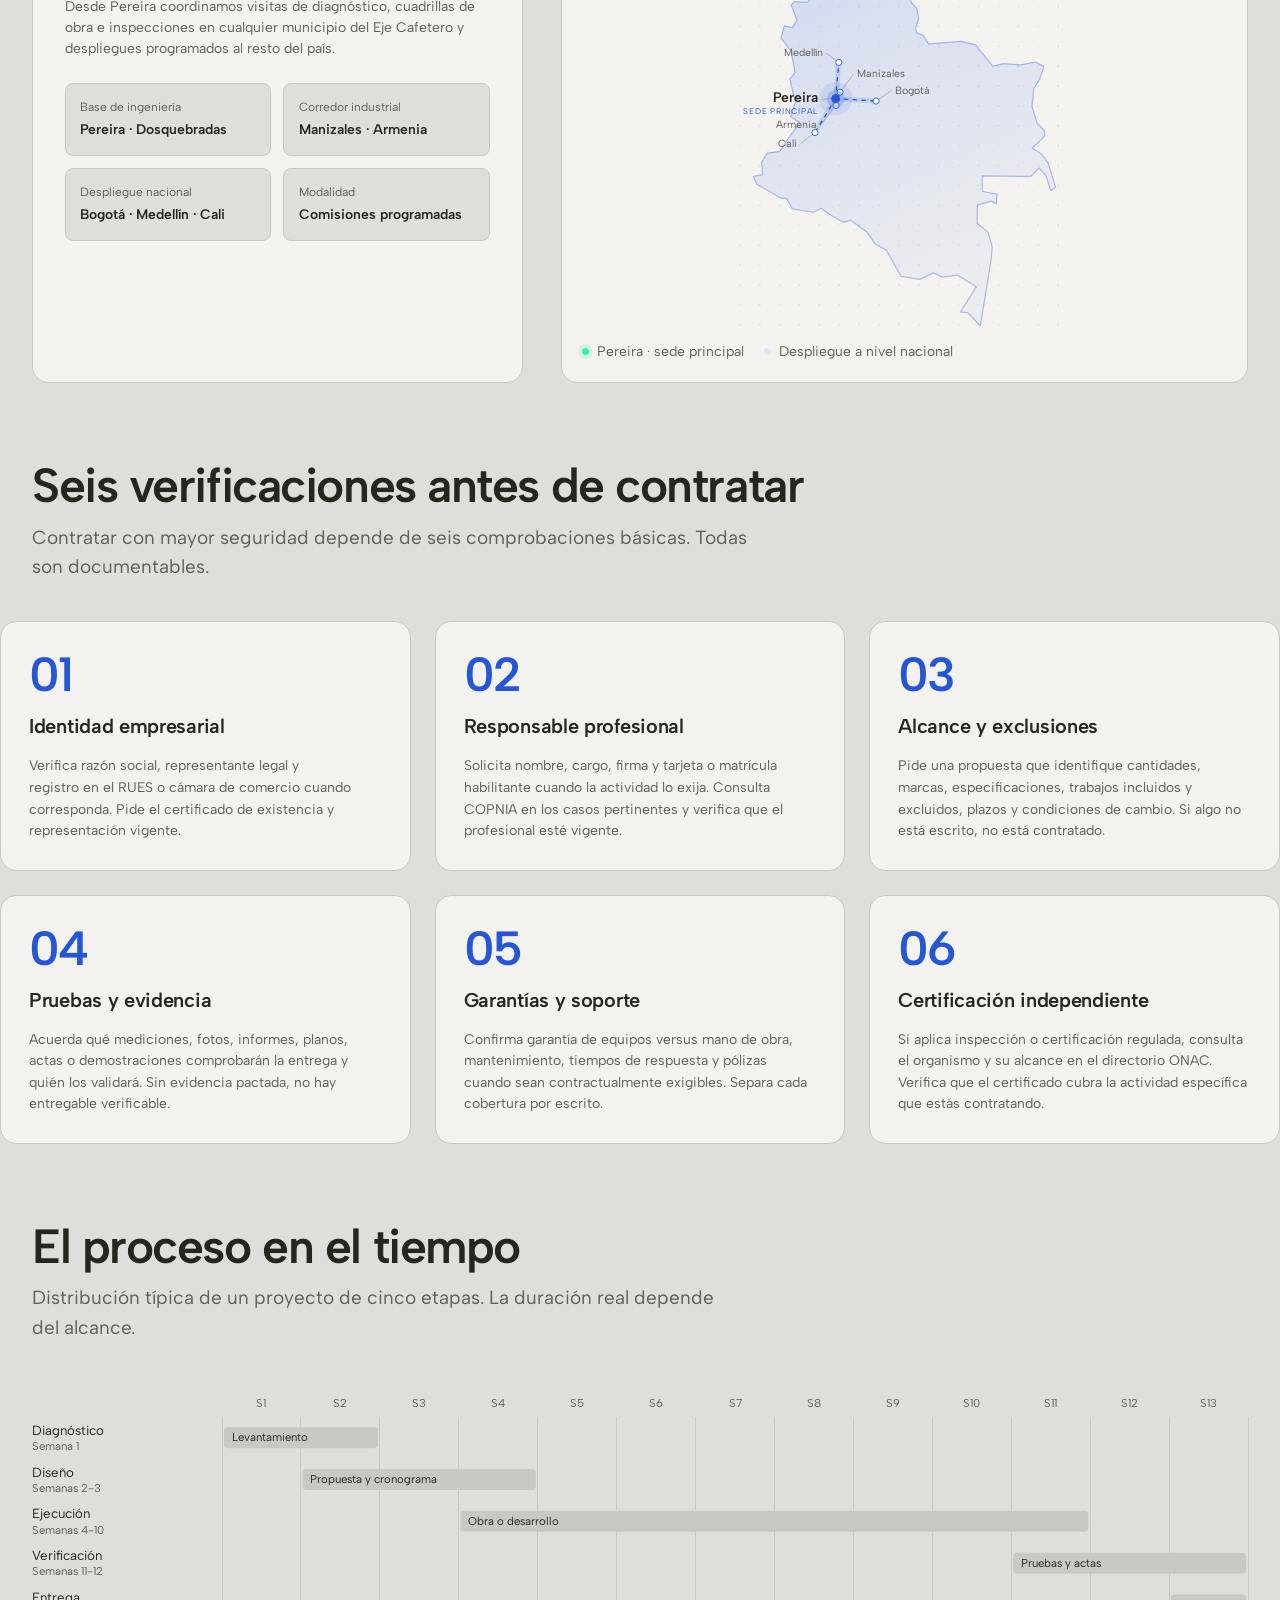
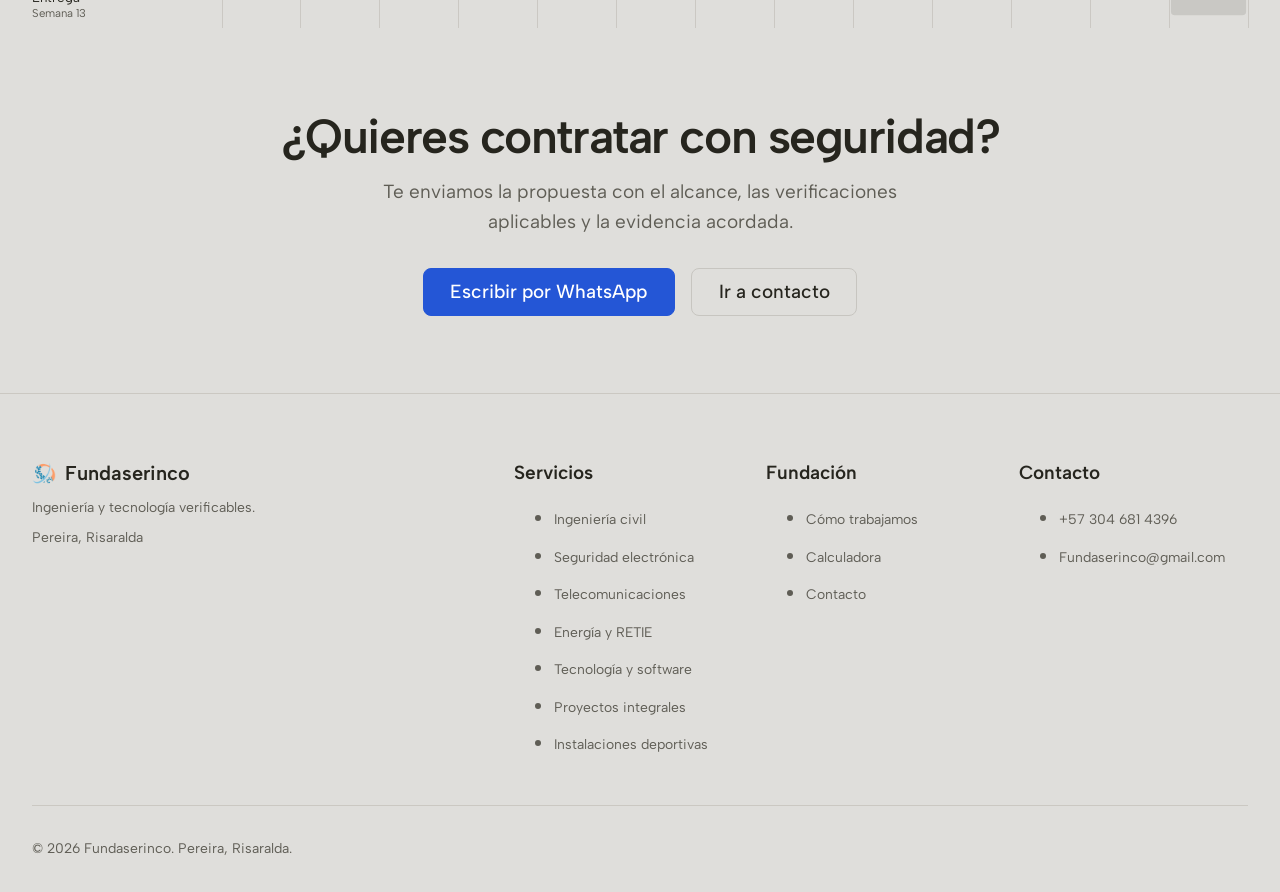
<file: como-trabajamos.html>
<!DOCTYPE html>
<html lang="es">
<head>
  <meta charset="UTF-8">
  <meta name="viewport" content="width=device-width, initial-scale=1.0">
  <title>Cómo trabajamos · Fundaserinco</title>
  <meta name="description" content="Proceso de cinco etapas y seis verificaciones para contratar con mayor seguridad en ingeniería y tecnología.">
  <meta name="theme-color" content="#0f1019">
  <link rel="preconnect" href="https://fonts.googleapis.com">
  <link rel="preconnect" href="https://fonts.gstatic.com" crossorigin>
  <link href="https://fonts.googleapis.com/css2?family=Albert+Sans:wght@400;500;600&display=swap" rel="stylesheet">
  <link rel="stylesheet" href="assets/css/main.css">
  <link rel="stylesheet" href="assets/css/components.css">
  <link rel="stylesheet" href="assets/css/sections.css">
  <link rel="stylesheet" href="assets/css/pages.css">
  <link rel="stylesheet" href="assets/css/motion.css">
  <link rel="icon" href="favicon.png" type="image/png" sizes="64x64">
  <link rel="apple-touch-icon" href="assets/img/logo-simbolo-180.png">
  <meta property="og:type" content="website">
  <meta property="og:site_name" content="Fundaserinco">
  <meta property="og:locale" content="es_CO">
  <meta property="og:title" content="Cómo trabajamos · Fundaserinco">
  <meta property="og:description" content="Proceso de cinco etapas y seis verificaciones para contratar con mayor seguridad en ingeniería y tecnología.">
  <link rel="canonical" href="https://shoyosb-maker.github.io/fundaserinco-pagina-web-/como-trabajamos.html">
  <meta property="og:url" content="https://shoyosb-maker.github.io/fundaserinco-pagina-web-/como-trabajamos.html">
  <meta property="og:image" content="https://shoyosb-maker.github.io/fundaserinco-pagina-web-/assets/img/og-fundaserinco-2026.jpg">
  <meta property="og:image:secure_url" content="https://shoyosb-maker.github.io/fundaserinco-pagina-web-/assets/img/og-fundaserinco-2026.jpg">
  <meta property="og:image:type" content="image/jpeg">
  <meta property="og:image:width" content="1200">
  <meta property="og:image:height" content="630">
  <meta property="og:image:alt" content="Fundaserinco · Ingeniería y tecnología verificables en Pereira">
  <meta name="twitter:card" content="summary_large_image">
  <meta name="twitter:title" content="Cómo trabajamos · Fundaserinco">
  <meta name="twitter:description" content="Proceso de cinco etapas y seis verificaciones para contratar con mayor seguridad en ingeniería y tecnología.">
  <meta name="twitter:image" content="https://shoyosb-maker.github.io/fundaserinco-pagina-web-/assets/img/og-fundaserinco-2026.jpg">
  <meta name="twitter:image:alt" content="Fundaserinco · Ingeniería y tecnología verificables en Pereira">
</head>
<body data-page="process">
  <script>document.documentElement.classList.add('js')</script>

  <div class="topbar">
    <div class="topbar-inner">
      <div class="topbar-left">
        <span class="topbar-badge"><span class="pulse-dot" aria-hidden="true"></span><span>Cobertura nacional</span></span>
        <span class="topbar-region">Pereira · Dosquebradas · Manizales · Armenia</span>
      </div>
      <div class="topbar-right">
        <a href="tel:+573046814396" class="topbar-link topbar-link--phone"><svg viewBox="0 0 24 24" width="13" height="13" fill="none" stroke="currentColor" stroke-width="2" stroke-linecap="round" stroke-linejoin="round" aria-hidden="true"><path d="M22 16.92v3a2 2 0 0 1-2.18 2 19.79 19.79 0 0 1-8.63-3.07 19.5 19.5 0 0 1-6-6 19.79 19.79 0 0 1-3.07-8.67A2 2 0 0 1 4.11 2h3a2 2 0 0 1 2 1.72 12.84 12.84 0 0 0 .7 2.81 2 2 0 0 1-.45 2.11L8.09 9.91a16 16 0 0 0 6 6l1.27-1.27a2 2 0 0 1 2.11-.45 12.84 12.84 0 0 0 2.81.7A2 2 0 0 1 22 16.92z"/></svg>+57 304 681 4396</a>
        <a href="https://wa.me/573046814396?text=Hola%2C%20quiero%20asesor%C3%ADa." class="topbar-link topbar-link--wa" target="_blank" rel="noopener"><svg viewBox="0 0 24 24" width="13" height="13" fill="currentColor" aria-hidden="true"><path d="M17.472 14.382c-.297-.149-1.758-.867-2.03-.967-.273-.099-.471-.148-.67.15-.197.297-.767.966-.94 1.164-.173.199-.347.223-.644.075-.297-.15-1.255-.463-2.39-1.475-.883-.788-1.48-1.761-1.653-2.059-.173-.297-.018-.458.13-.606.134-.133.298-.347.446-.52.149-.174.198-.298.298-.497.099-.198.05-.371-.025-.52-.075-.149-.669-1.612-.916-2.207-.242-.579-.487-.5-.669-.51a12.8 12.8 0 0 0-.57-.01c-.198 0-.52.074-.792.372-.272.297-1.04 1.016-1.04 2.479 0 1.462 1.065 2.875 1.213 3.074.149.198 2.096 3.2 5.077 4.487.709.306 1.262.489 1.694.625.712.227 1.36.195 1.871.118.571-.085 1.758-.719 2.006-1.413.248-.694.248-1.289.173-1.413-.074-.124-.272-.198-.57-.347m-5.421 7.403h-.004a9.87 9.87 0 0 1-5.031-1.378l-.361-.214-3.741.982.998-3.648-.235-.374a9.86 9.86 0 0 1-1.51-5.26c.001-5.45 4.436-9.884 9.888-9.884 2.64 0 5.122 1.03 6.988 2.898a9.825 9.825 0 0 1 2.893 6.994c-.003 5.45-4.437 9.884-9.885 9.884m8.413-18.297A11.815 11.815 0 0 0 12.05 0C5.495 0 .16 5.335.157 11.892c0 2.096.547 4.142 1.588 5.945L.057 24l6.305-1.654a11.882 11.882 0 0 0 5.683 1.448h.005c6.554 0 11.89-5.335 11.893-11.893a11.821 11.821 0 0 0-3.48-8.413Z"/></svg>WhatsApp</a>
      </div>
    </div>
  </div>

  <header class="site-header">
    <div class="header-inner">
      <a href="index.html" class="brand" aria-label="Fundaserinco — Ir a inicio"><img class="brand-mark" src="assets/img/logo-simbolo-128.png" alt="" width="38" height="38" decoding="async"><span class="brand-name">Fundaserinco</span></a>
      <nav class="main-nav" aria-label="Principal">
        <a href="index.html">Inicio</a>
        <a href="servicios.html">Servicios</a>
        <a href="calculadora.html">Calculadora</a>
        <a href="como-trabajamos.html" aria-current="page">Cómo trabajamos</a>
        <a href="contacto.html">Contacto</a>
      </nav>
      <div class="header-actions">
        <a href="https://wa.me/573046814396?text=Hola%2C%20quiero%20cotizar." class="btn btn-primary header-cta" target="_blank" rel="noopener">Cotizar</a>
        <button type="button" class="menu-toggle" aria-expanded="false" aria-controls="mobile-drawer" aria-label="Abrir menú"><span class="menu-toggle-line"></span><span class="menu-toggle-line"></span><span class="menu-toggle-line"></span></button>
      </div>
    </div>
  </header>

  <div class="mobile-backdrop" id="mobile-backdrop" hidden></div>
  <aside class="mobile-drawer" id="mobile-drawer" aria-hidden="true" aria-label="Menú de navegación">
    <div class="drawer-header">
      <span class="drawer-brand"><img src="assets/img/logo-simbolo-128.png" alt="" width="22" height="22" decoding="async">Menú</span>
      <button type="button" class="drawer-close" aria-label="Cerrar menú"><svg viewBox="0 0 24 24" width="20" height="20" fill="none" stroke="currentColor" stroke-width="2" stroke-linecap="round" stroke-linejoin="round" aria-hidden="true"><path d="M18 6 6 18M6 6l12 12"/></svg></button>
    </div>
    <nav class="mobile-nav" aria-label="Principal móvil">
      <a href="index.html">Inicio</a>
      <a href="servicios.html">Servicios</a>
      <a href="calculadora.html">Calculadora</a>
      <a href="como-trabajamos.html" aria-current="page">Cómo trabajamos</a>
      <a href="contacto.html">Contacto</a>
    </nav>
    <div class="drawer-actions">
      <a href="https://wa.me/573046814396?text=Hola%2C%20quiero%20cotizar." class="btn btn-wa" target="_blank" rel="noopener">Cotizar por WhatsApp</a>
      <a href="mailto:Fundaserinco@gmail.com" class="btn btn-secondary">Escribir por correo</a>
    </div>
    <div class="drawer-contact">
      <a href="tel:+573046814396"><svg viewBox="0 0 24 24" width="14" height="14" fill="none" stroke="currentColor" stroke-width="2" stroke-linecap="round" stroke-linejoin="round" aria-hidden="true"><path d="M22 16.92v3a2 2 0 0 1-2.18 2 19.79 19.79 0 0 1-8.63-3.07 19.5 19.5 0 0 1-6-6 19.79 19.79 0 0 1-3.07-8.67A2 2 0 0 1 4.11 2h3a2 2 0 0 1 2 1.72 12.84 12.84 0 0 0 .7 2.81 2 2 0 0 1-.45 2.11L8.09 9.91a16 16 0 0 0 6 6l1.27-1.27a2 2 0 0 1 2.11-.45 12.84 12.84 0 0 0 2.81.7A2 2 0 0 1 22 16.92z"/></svg>+57 304 681 4396</a>
      <a href="mailto:Fundaserinco@gmail.com"><svg viewBox="0 0 24 24" width="14" height="14" fill="none" stroke="currentColor" stroke-width="2" stroke-linecap="round" stroke-linejoin="round" aria-hidden="true"><rect x="2" y="4" width="20" height="16" rx="2"/><path d="m22 7-10 6L2 7"/></svg>Fundaserinco@gmail.com</a>
    </div>
  </aside>

  <main>
    <section class="process-scene">
      <div class="process-hero">
        <div class="manifesto">
          <div class="manifesto-content">
            <div class="services-eyebrow">
              <span class="services-eyebrow-label">Metodología</span>
              <span class="services-eyebrow-rule" aria-hidden="true"></span>
              <span class="services-eyebrow-meta">05 etapas · 06 verificaciones</span>
            </div>
            <div class="manifesto-badges">
              <span class="mf-badge">Metodología de ejecución</span>
              <span class="mf-badge mf-badge--secondary">Respaldado por verificaciones</span>
            </div>
            <h1>Ingeniería con rigor técnico, normativo y humano</h1>
            <p class="lead">Eliminamos la improvisación. Fusionamos supervisión técnica, certificación reglamentaria ante organismos de inspección y gerencia llave en mano con alcance cerrado.</p>
            <div class="manifesto-metrics">
              <div class="metric"><span class="metric-value">5</span><span class="metric-label">Etapas documentadas</span></div>
              <div class="metric"><span class="metric-value">6</span><span class="metric-label">Verificaciones antes de firmar</span></div>
              <div class="metric"><span class="metric-value">Eje</span><span class="metric-label">Cobertura cafetera</span></div>
              <div class="metric"><span class="metric-value">Nacional</span><span class="metric-label">Despliegue a todo el país</span></div>
            </div>
          </div>
          <div class="manifesto-card">
            <div class="manifesto-card-head"><h3>Protocolo llave en mano</h3></div>
            <p>Desde los ensayos no destructivos en sitio hasta el dictamen de inspección RETIE e incorporación en curaduría.</p>
            <div class="manifesto-card-foot">
              <span class="manifesto-status">Respaldado ONAC</span>
              <span class="manifesto-region">Risaralda / Nacional</span>
            </div>
          </div>
        </div>
      </div>
    </section>

    <section class="section">
      <header class="section-header"><h2>El ciclo operativo</h2><p>Cada etapa termina en un entregable concreto que puedes revisar y aprobar. Selecciona una etapa para ver el detalle.</p></header>
      <div class="process-stepper-section">
        <div class="stepper">
          <div class="stepper-tabs stepper-tabs--5" role="tablist" aria-label="Etapas del proceso">
            <button type="button" class="stepper-tab" role="tab" id="step-tab-1" aria-controls="step-panel-1" aria-selected="true" tabindex="0"><span class="stepper-num">01</span><span class="stepper-name">Diagnosticamos</span></button>
            <button type="button" class="stepper-tab" role="tab" id="step-tab-2" aria-controls="step-panel-2" aria-selected="false" tabindex="-1"><span class="stepper-num">02</span><span class="stepper-name">Diseñamos</span></button>
            <button type="button" class="stepper-tab" role="tab" id="step-tab-3" aria-controls="step-panel-3" aria-selected="false" tabindex="-1"><span class="stepper-num">03</span><span class="stepper-name">Ejecutamos</span></button>
            <button type="button" class="stepper-tab" role="tab" id="step-tab-4" aria-controls="step-panel-4" aria-selected="false" tabindex="-1"><span class="stepper-num">04</span><span class="stepper-name">Verificamos</span></button>
            <button type="button" class="stepper-tab" role="tab" id="step-tab-5" aria-controls="step-panel-5" aria-selected="false" tabindex="-1"><span class="stepper-num">05</span><span class="stepper-name">Entregamos</span></button>
          </div>

          <div class="stepper-panel" role="tabpanel" id="step-panel-1" aria-labelledby="step-tab-1" tabindex="0">
            <div class="stepper-panel-inner">
              <header class="stepper-panel-header"><span class="stepper-panel-num">01</span><h3>Diagnosticamos</h3></header>
              <p class="stepper-panel-desc">Levantamos información, revisamos antecedentes y definimos el alcance real del proyecto.</p>
              <ul class="stepper-panel-list">
                <li>Visita técnica o reunión de levantamiento</li>
                <li>Revisión de planos, antecedentes o sistemas existentes</li>
                <li>Documento de hallazgos y necesidades</li>
                <li>Alcance preliminar por escrito</li>
              </ul>
              <div class="stepper-panel-meta">
                <div><span class="meta-label">Entregable al cierre</span><span class="meta-value">Documento de hallazgos y alcance preliminar</span></div>
                <div><span class="meta-label">Verificación aplicable</span><span class="meta-value">01 · Identidad empresarial</span></div>
              </div>
            </div>
          </div>

          <div class="stepper-panel" role="tabpanel" id="step-panel-2" aria-labelledby="step-tab-2" tabindex="0" hidden>
            <div class="stepper-panel-inner">
              <header class="stepper-panel-header"><span class="stepper-panel-num">02</span><h3>Diseñamos</h3></header>
              <p class="stepper-panel-desc">Proponemos solución técnica, especificaciones, cantidades y cronograma. Todo con precios y condiciones claras.</p>
              <ul class="stepper-panel-list">
                <li>Propuesta técnica con especificaciones y cantidades</li>
                <li>Cronograma con hitos y fechas comprometidas</li>
                <li>Presupuesto detallado, incluidos y excluidos</li>
                <li>Condiciones de cambio y aprobación del cliente</li>
              </ul>
              <div class="stepper-panel-meta">
                <div><span class="meta-label">Entregable al cierre</span><span class="meta-value">Propuesta técnica con presupuesto y cronograma</span></div>
                <div><span class="meta-label">Verificación aplicable</span><span class="meta-value">03 · Alcance y exclusiones</span></div>
              </div>
            </div>
          </div>

          <div class="stepper-panel" role="tabpanel" id="step-panel-3" aria-labelledby="step-tab-3" tabindex="0" hidden>
            <div class="stepper-panel-inner">
              <header class="stepper-panel-header"><span class="stepper-panel-num">03</span><h3>Ejecutamos</h3></header>
              <p class="stepper-panel-desc">Instalamos, construimos o desarrollamos bajo coordinación técnica y con reportes de avance periódicos.</p>
              <ul class="stepper-panel-list">
                <li>Dirección técnica y coordinación de especialidades</li>
                <li>Reportes periódicos de avance</li>
                <li>Registro fotográfico del proceso</li>
                <li>Control de calidad en sitio o en desarrollo</li>
              </ul>
              <div class="stepper-panel-meta">
                <div><span class="meta-label">Entregable al cierre</span><span class="meta-value">Informes de avance y bitácora técnica</span></div>
                <div><span class="meta-label">Verificación aplicable</span><span class="meta-value">04 · Pruebas y evidencia</span></div>
              </div>
            </div>
          </div>

          <div class="stepper-panel" role="tabpanel" id="step-panel-4" aria-labelledby="step-tab-4" tabindex="0" hidden>
            <div class="stepper-panel-inner">
              <header class="stepper-panel-header"><span class="stepper-panel-num">04</span><h3>Verificamos</h3></header>
              <p class="stepper-panel-desc">Entregamos mediciones, informes, planos y certificaciones. Cada afirmación tiene evidencia documentada.</p>
              <ul class="stepper-panel-list">
                <li>Mediciones y pruebas documentadas</li>
                <li>Informes técnicos y planos as-built cuando aplique</li>
                <li>Actas de entrega y recibo</li>
                <li>Certificaciones independientes (RETIE, ONAC, COPNIA) cuando la actividad lo exija</li>
              </ul>
              <div class="stepper-panel-meta">
                <div><span class="meta-label">Entregable al cierre</span><span class="meta-value">Dossier de calidad con acta de entrega</span></div>
                <div><span class="meta-label">Verificaciones aplicables</span><span class="meta-value">05 · Garantías y soporte · 06 · Certificación independiente</span></div>
              </div>
            </div>
          </div>

          <div class="stepper-panel" role="tabpanel" id="step-panel-5" aria-labelledby="step-tab-5" tabindex="0" hidden>
            <div class="stepper-panel-inner">
              <header class="stepper-panel-header"><span class="stepper-panel-num">05</span><h3>Entregamos y respaldamos</h3></header>
              <p class="stepper-panel-desc">Cierre formal con dossier de calidad completo, pólizas de estabilidad y soporte post-entrega.</p>
              <ul class="stepper-panel-list">
                <li>Acta de entrega formal con inventario de componentes</li>
                <li>Manuales de operación y mantenimiento</li>
                <li>Pólizas de estabilidad y garantías por escrito</li>
                <li>Línea de soporte para atención post-entrega</li>
              </ul>
              <div class="stepper-panel-meta">
                <div><span class="meta-label">Entregable al cierre</span><span class="meta-value">Dossier completo + pólizas + manuales</span></div>
                <div><span class="meta-label">Verificación aplicable</span><span class="meta-value">05 · Garantías y soporte</span></div>
              </div>
            </div>
          </div>
        </div>
      </div>
    </section>

    <section class="section">
      <header class="section-header"><h2>Marco normativo y cumplimiento legal</h2><p>Cada obra civil, instalación eléctrica o sistema de seguridad se concibe bajo el ordenamiento colombiano vigente.</p></header>
      <div class="norm-grid">
        <div class="norm-card">
          <span class="norm-card-icon"><svg viewBox="0 0 24 24" fill="none" stroke="currentColor" stroke-width="2" stroke-linecap="round" stroke-linejoin="round" aria-hidden="true"><path d="M3 21h18M5 21V7l8-4v18M19 21V11l-6-4M9 9v.01M9 12v.01M9 15v.01M9 18v.01"/></svg></span>
          <div class="norm-card-header"><h3>Norma NSR-10</h3><span class="norm-chip norm-chip--blue">Estructural</span></div>
          <p>Cálculo de cargas vivas y muertas, refuerzo sismorresistente en columnas, vigas y cubiertas metálicas de alta luz.</p>
          <div class="norm-checks">
            <span class="norm-check"><svg viewBox="0 0 24 24" fill="none" stroke="currentColor" stroke-width="3" stroke-linecap="round" stroke-linejoin="round" aria-hidden="true"><path d="M20 6 9 17l-5-5"/></svg>Aprobación en curadurías urbanas</span>
            <span class="norm-check"><svg viewBox="0 0 24 24" fill="none" stroke="currentColor" stroke-width="3" stroke-linecap="round" stroke-linejoin="round" aria-hidden="true"><path d="M20 6 9 17l-5-5"/></svg>Estudios de vulnerabilidad sísmica</span>
          </div>
        </div>
        <div class="norm-card">
          <span class="norm-card-icon norm-card-icon--purple"><svg viewBox="0 0 24 24" fill="none" stroke="currentColor" stroke-width="2" stroke-linecap="round" stroke-linejoin="round" aria-hidden="true"><path d="M13 2 3 14h9l-1 8 10-12h-9l1-8z"/></svg></span>
          <div class="norm-card-header"><h3>RETIE &amp; RETILAP</h3><span class="norm-chip norm-chip--purple">Eléctrico</span></div>
          <p>Diseño, montaje y certificación plena de subestaciones, acometidas de media y baja tensión, puestas a tierra e iluminación.</p>
          <div class="norm-checks">
            <span class="norm-check"><svg viewBox="0 0 24 24" fill="none" stroke="currentColor" stroke-width="3" stroke-linecap="round" stroke-linejoin="round" aria-hidden="true"><path d="M20 6 9 17l-5-5"/></svg>Dictámenes con organismo ONAC</span>
            <span class="norm-check"><svg viewBox="0 0 24 24" fill="none" stroke="currentColor" stroke-width="3" stroke-linecap="round" stroke-linejoin="round" aria-hidden="true"><path d="M20 6 9 17l-5-5"/></svg>Normalización ante operador de red</span>
          </div>
        </div>
        <div class="norm-card">
          <span class="norm-card-icon norm-card-icon--green"><svg viewBox="0 0 24 24" fill="none" stroke="currentColor" stroke-width="2" stroke-linecap="round" stroke-linejoin="round" aria-hidden="true"><path d="M12 22s8-4 8-10V5l-8-3-8 3v7c0 6 8 10 8 10z"/></svg></span>
          <div class="norm-card-header"><h3>SG-SST &amp; Alturas</h3><span class="norm-chip norm-chip--green">Seguridad</span></div>
          <p>Cuadrillas con certificación de trabajo seguro en alturas, EPP homologados y supervisión SST en campo.</p>
          <div class="norm-checks">
            <span class="norm-check"><svg viewBox="0 0 24 24" fill="none" stroke="currentColor" stroke-width="3" stroke-linecap="round" stroke-linejoin="round" aria-hidden="true"><path d="M20 6 9 17l-5-5"/></svg>Certificación Resolución 4272</span>
            <span class="norm-check"><svg viewBox="0 0 24 24" fill="none" stroke="currentColor" stroke-width="3" stroke-linecap="round" stroke-linejoin="round" aria-hidden="true"><path d="M20 6 9 17l-5-5"/></svg>Coordinadores de alturas en obra</span>
          </div>
        </div>
        <div class="norm-card">
          <span class="norm-card-icon norm-card-icon--cyan"><svg viewBox="0 0 24 24" fill="none" stroke="currentColor" stroke-width="2" stroke-linecap="round" stroke-linejoin="round" aria-hidden="true"><circle cx="12" cy="12" r="10"/><path d="m9 12 2 2 4-4"/></svg></span>
          <div class="norm-card-header"><h3>Llave en mano</h3><span class="norm-chip norm-chip--cyan">Contrato</span></div>
          <p>Un solo interlocutor técnico y legal. Responsabilidad unificada de ingeniería civil, eléctrica, telecom y seguridad.</p>
          <div class="norm-checks">
            <span class="norm-check"><svg viewBox="0 0 24 24" fill="none" stroke="currentColor" stroke-width="3" stroke-linecap="round" stroke-linejoin="round" aria-hidden="true"><path d="M20 6 9 17l-5-5"/></svg>Precio y plazo fijo pactado</span>
            <span class="norm-check"><svg viewBox="0 0 24 24" fill="none" stroke="currentColor" stroke-width="3" stroke-linecap="round" stroke-linejoin="round" aria-hidden="true"><path d="M20 6 9 17l-5-5"/></svg>Pólizas de estabilidad y cumplimiento</span>
          </div>
        </div>
      </div>
    </section>

    <section class="section">
      <header class="section-header"><h2>Equipamiento técnico de precisión</h2><p>No subcontratamos diagnósticos críticos. Contamos con instrumentos calibrados y cuadrillas técnicas permanentes.</p></header>
      <div class="gear-grid">
        <div class="gear-card">
          <div class="gear-card-head">
            <span class="gear-card-icon"><svg viewBox="0 0 24 24" fill="none" stroke="currentColor" stroke-width="2" stroke-linecap="round" stroke-linejoin="round" aria-hidden="true"><path d="M14 14.76V3.5a2.5 2.5 0 0 0-5 0v11.26a4.5 4.5 0 1 0 5 0z"/></svg></span>
            <span class="gear-tag">Termografía</span>
          </div>
          <h3>Cámaras termográficas</h3>
          <p>Detección prematura de puntos calientes en subestaciones, tableros, UPS y motores sin detener la planta.</p>
        </div>
        <div class="gear-card">
          <div class="gear-card-head">
            <span class="gear-card-icon gear-card-icon--purple"><svg viewBox="0 0 24 24" fill="none" stroke="currentColor" stroke-width="2" stroke-linecap="round" stroke-linejoin="round" aria-hidden="true"><path d="m12 14 4-4M3.34 19a10 10 0 1 1 17.32 0"/></svg></span>
            <span class="gear-tag">Medición</span>
          </div>
          <h3>Analizadores y telurómetros</h3>
          <p>Medición de resistividad del terreno, tensión de paso y contacto, calidad de energía, armónicos y factor de potencia.</p>
        </div>
        <div class="gear-card">
          <div class="gear-card-head">
            <span class="gear-card-icon gear-card-icon--green"><svg viewBox="0 0 24 24" fill="none" stroke="currentColor" stroke-width="2" stroke-linecap="round" stroke-linejoin="round" aria-hidden="true"><rect x="4" y="4" width="16" height="16" rx="2"/><rect x="9" y="9" width="6" height="6"/><path d="M9 1v3M15 1v3M9 20v3M15 20v3M1 9h3M1 15h3M20 9h3M20 15h3"/></svg></span>
            <span class="gear-tag">Modelado</span>
          </div>
          <h3>Software estructural y CCTV IA</h3>
          <p>Elementos finitos para cálculo estructural y sistemas de video analítica con detección de patrones y control de personal.</p>
        </div>
        <div class="gear-card">
          <div class="gear-card-head">
            <span class="gear-card-icon gear-card-icon--cyan"><svg viewBox="0 0 24 24" fill="none" stroke="currentColor" stroke-width="2" stroke-linecap="round" stroke-linejoin="round" aria-hidden="true"><path d="M14 18V6a2 2 0 0 0-2-2H4a2 2 0 0 0-2 2v11a1 1 0 0 0 1 1h2"/><path d="M14 9h4l4 4v5h-8"/><circle cx="7" cy="18" r="2"/><circle cx="17" cy="18" r="2"/></svg></span>
            <span class="gear-tag">Despliegue</span>
          </div>
          <h3>Cuadrillas móviles</h3>
          <p>Vehículos utilitarios equipados con herramientas de torque controlado, andamiaje certificado y respuesta rápida.</p>
        </div>
      </div>
    </section>

    <section class="section">
      <header class="section-header"><h2>Pereira como epicentro, conexión nacional</h2><p>Nuestra sede central en el Eje Cafetero permite tiempos de respuesta cortos en el triángulo cafetero y capacidad de movilización a cualquier departamento.</p></header>
      <div class="coverage">
        <div class="coverage-info">
          <span class="coverage-status">Centro de operaciones activo</span>
          <h3>Base operativa con despliegue técnico</h3>
          <p>Desde Pereira coordinamos visitas de diagnóstico, cuadrillas de obra e inspecciones en cualquier municipio del Eje Cafetero y despliegues programados al resto del país.</p>
          <div class="coverage-metrics">
            <div class="coverage-metric"><span class="coverage-metric-label">Base de ingeniería</span><span class="coverage-metric-value">Pereira · Dosquebradas</span></div>
            <div class="coverage-metric"><span class="coverage-metric-label">Corredor industrial</span><span class="coverage-metric-value">Manizales · Armenia</span></div>
            <div class="coverage-metric"><span class="coverage-metric-label">Despliegue nacional</span><span class="coverage-metric-value">Bogotá · Medellín · Cali</span></div>
            <div class="coverage-metric"><span class="coverage-metric-label">Modalidad</span><span class="coverage-metric-value">Comisiones programadas</span></div>
          </div>
        </div>
        <div class="coverage-map">
          <figure class="map-figure">
            <svg viewBox="0 0 300 380" xmlns="http://www.w3.org/2000/svg" role="img" aria-labelledby="co-title co-desc">
              <title id="co-title">Cobertura nacional con Pereira como sede principal</title>
              <desc id="co-desc">Mapa de Colombia: Pereira es la sede principal y desde allí se despliegan rutas hacia Medellín, Manizales, Bogotá, Armenia y Cali.</desc>
              <defs>
                <pattern id="co-dots" width="18" height="18" patternUnits="userSpaceOnUse">
                  <circle cx="1" cy="1" r="0.9" fill="rgba(77, 123, 255, 0.16)"/>
                </pattern>
                <linearGradient id="co-fill" x1="0" y1="0" x2="0.35" y2="1">
                  <stop offset="0%" stop-color="#4d7bff" stop-opacity="0.22"/>
                  <stop offset="100%" stop-color="#4d7bff" stop-opacity="0.05"/>
                </linearGradient>
              </defs>
              <rect width="300" height="380" fill="url(#co-dots)"/>
              <path d="M 94.9 286.3 L 85.3 281.0 L 74.2 273.5 L 67.8 277.1 L 48.6 274.0 L 43.1 264.3 L 38.9 264.6 L 16.4 251.7 L 13.3 244.7 L 21.7 243.0 L 20.7 231.7 L 26.0 223.5 L 37.2 222.0 L 46.7 207.8 L 55.4 196.0 L 47.0 190.6 L 51.3 177.4 L 46.2 156.7 L 51.0 150.8 L 47.5 131.6 L 38.3 119.5 L 41.2 108.4 L 48.5 110.0 L 52.8 103.3 L 47.5 89.8 L 50.3 86.5 L 61.9 87.2 L 78.9 71.3 L 88.1 68.8 L 88.4 61.3 L 92.5 41.9 L 105.5 31.2 L 119.7 30.8 L 121.5 26.0 L 139.1 27.9 L 156.9 16.3 L 165.7 11.1 L 176.6 0.0 L 184.6 1.4 L 190.5 7.5 L 186.2 15.3 L 171.7 19.1 L 165.9 30.6 L 157.2 37.2 L 150.6 45.8 L 147.9 62.1 L 141.6 75.5 L 153.3 77.0 L 156.2 87.5 L 161.1 92.5 L 162.9 101.7 L 160.2 110.2 L 161.0 114.9 L 166.6 116.8 L 172.0 124.7 L 201.0 122.5 L 214.1 125.4 L 230.0 145.0 L 239.1 142.6 L 255.4 143.8 L 268.2 141.2 L 276.2 145.1 L 272.1 157.3 L 267.1 164.9 L 265.3 181.2 L 269.9 196.2 L 276.3 202.9 L 277.1 208.0 L 265.6 219.2 L 273.8 224.2 L 279.8 232.1 L 286.7 254.6 L 282.4 257.4 L 278.0 244.1 L 271.8 236.9 L 264.3 244.7 L 220.3 244.2 L 220.6 258.3 L 233.8 260.7 L 233.1 269.3 L 228.6 267.0 L 215.9 270.7 L 215.7 287.1 L 225.7 295.3 L 229.3 308.2 L 228.7 318.0 L 218.6 380.0 L 207.3 368.0 L 200.6 367.4 L 215.1 344.4 L 197.8 333.9 L 184.3 335.8 L 176.2 331.9 L 163.7 337.9 L 146.9 335.0 L 133.6 311.4 L 123.2 305.5 L 116.0 294.9 L 101.0 284.2 L 94.9 286.3 Z" fill="url(#co-fill)" stroke="rgba(122, 158, 255, 0.45)" stroke-width="1.1" stroke-linejoin="round"/>
              <g class="co-routes" fill="none" stroke-linecap="round">
                <g class="co-routes-glow" stroke="rgba(122, 158, 255, 0.16)" stroke-width="4.5">
                  <path d="M 87.7 174.3 L 90.6 141.5"/>
                  <path d="M 87.7 174.3 L 91.7 168.4"/>
                  <path d="M 87.7 174.3 L 124.3 176.5"/>
                  <path d="M 87.7 174.3 L 88.1 180.5"/>
                  <path d="M 87.7 174.3 L 69.0 205.0"/>
                </g>
                <g stroke="#7da3ff" stroke-width="1.2">
                  <path d="M 87.7 174.3 L 90.6 141.5"/>
                  <path d="M 87.7 174.3 L 91.7 168.4"/>
                  <path d="M 87.7 174.3 L 124.3 176.5"/>
                  <path d="M 87.7 174.3 L 88.1 180.5"/>
                  <path d="M 87.7 174.3 L 69.0 205.0"/>
                </g>
              </g>
              <g stroke="rgba(232, 232, 240, 0.5)" stroke-width="0.75">
                <line x1="90.6" y1="141.5" x2="79" y2="133"/>
                <line x1="91.7" y1="168.4" x2="104" y2="152"/>
                <line x1="124.3" y1="176.5" x2="138" y2="167"/>
                <line x1="88.1" y1="180.5" x2="74" y2="198"/>
                <line x1="69.0" y1="205.0" x2="56" y2="215"/>
                <line x1="83.5" y1="174.0" x2="75" y2="175"/>
              </g>
              <g fill="#e6eaf6" stroke="#0f1019" stroke-width="0.8">
                <circle cx="90.6" cy="141.5" r="2.8"/>
                <circle cx="91.7" cy="168.4" r="2.8"/>
                <circle cx="124.3" cy="176.5" r="2.8"/>
                <circle cx="88.1" cy="180.5" r="2.8"/>
                <circle cx="69.0" cy="205.0" r="2.8"/>
              </g>
              <g>
                <circle cx="87.7" cy="174.3" r="15" fill="rgba(52, 246, 168, 0.10)"/>
                <circle cx="87.7" cy="174.3" r="8" fill="rgba(52, 246, 168, 0.22)"/>
                <circle cx="87.7" cy="174.3" r="4" fill="#34f6a8"/>
              </g>
              <g font-family="Albert Sans, sans-serif" font-size="9.5" fill="#dfe4f5">
                <text x="76" y="136" text-anchor="end">Medellín</text>
                <text x="107" y="155">Manizales</text>
                <text x="141" y="170">Bogotá</text>
                <text x="71" y="201" text-anchor="end">Armenia</text>
                <text x="53" y="218" text-anchor="end">Cali</text>
              </g>
              <text x="72" y="177" text-anchor="end" font-family="Albert Sans, sans-serif" font-size="12.5" font-weight="600" fill="#ffffff">Pereira</text>
              <text x="72" y="188" text-anchor="end" font-family="Albert Sans, sans-serif" font-size="7.5" letter-spacing="0.7" fill="#34f6a8">SEDE PRINCIPAL</text>
            </svg>
            <figcaption class="map-legend">
              <span class="map-legend-item"><span class="map-dot map-dot--hub"></span>Pereira · sede principal</span>
              <span class="map-legend-item"><span class="map-dot"></span>Despliegue a nivel nacional</span>
            </figcaption>
          </figure>
        </div>
      </div>
    </section>

    <section class="section">
      <header class="section-header"><h2>Seis verificaciones antes de contratar</h2><p>Contratar con mayor seguridad depende de seis comprobaciones básicas. Todas son documentables.</p></header>
      <ol class="verify-grid" data-stagger>
        <li class="verify-card"><span class="verify-card-num" aria-hidden="true">01</span><h3>Identidad empresarial</h3><p>Verifica razón social, representante legal y registro en el RUES o cámara de comercio cuando corresponda. Pide el certificado de existencia y representación vigente.</p></li>
        <li class="verify-card"><span class="verify-card-num" aria-hidden="true">02</span><h3>Responsable profesional</h3><p>Solicita nombre, cargo, firma y tarjeta o matrícula habilitante cuando la actividad lo exija. Consulta COPNIA en los casos pertinentes y verifica que el profesional esté vigente.</p></li>
        <li class="verify-card"><span class="verify-card-num" aria-hidden="true">03</span><h3>Alcance y exclusiones</h3><p>Pide una propuesta que identifique cantidades, marcas, especificaciones, trabajos incluidos y excluidos, plazos y condiciones de cambio. Si algo no está escrito, no está contratado.</p></li>
        <li class="verify-card"><span class="verify-card-num" aria-hidden="true">04</span><h3>Pruebas y evidencia</h3><p>Acuerda qué mediciones, fotos, informes, planos, actas o demostraciones comprobarán la entrega y quién los validará. Sin evidencia pactada, no hay entregable verificable.</p></li>
        <li class="verify-card"><span class="verify-card-num" aria-hidden="true">05</span><h3>Garantías y soporte</h3><p>Confirma garantía de equipos versus mano de obra, mantenimiento, tiempos de respuesta y pólizas cuando sean contractualmente exigibles. Separa cada cobertura por escrito.</p></li>
        <li class="verify-card"><span class="verify-card-num" aria-hidden="true">06</span><h3>Certificación independiente</h3><p>Si aplica inspección o certificación regulada, consulta el organismo y su alcance en el directorio ONAC. Verifica que el certificado cubra la actividad específica que estás contratando.</p></li>
      </ol>
    </section>

    <section class="section chart-section">
      <header class="section-header"><h2>El proceso en el tiempo</h2><p>Distribución típica de un proyecto de cinco etapas. La duración real depende del alcance.</p></header>
      <div class="chart" id="process-chart" role="img" aria-label="Timeline del proceso de cinco etapas"></div>
    </section>

    <section class="section cta">
      <h2>¿Quieres contratar con seguridad?</h2>
      <p>Te enviamos la propuesta con el alcance, las verificaciones aplicables y la evidencia acordada.</p>
      <div class="cta-actions" data-stagger>
        <a href="https://wa.me/573046814396?text=Hola%2C%20quiero%20conocer%20las%20verificaciones." class="btn btn-primary" target="_blank" rel="noopener">Escribir por WhatsApp</a>
        <a href="contacto.html" class="btn btn-secondary">Ir a contacto</a>
      </div>
    </section>
  </main>

  <footer class="site-footer">
    <div class="footer-grid">
      <div><p class="footer-logo"><img src="assets/img/logo-simbolo-128.png" alt="" width="24" height="24" decoding="async">Fundaserinco</p><p class="footer-desc">Ingeniería y tecnología verificables.</p><p class="footer-place">Pereira, Risaralda</p></div>
      <div><p class="footer-heading">Servicios</p><ul>
        <li><a href="servicios/ingenieria-civil.html">Ingeniería civil</a></li>
        <li><a href="servicios/seguridad-electronica.html">Seguridad electrónica</a></li>
        <li><a href="servicios/telecomunicaciones.html">Telecomunicaciones</a></li>
        <li><a href="servicios/energia-retie.html">Energía y RETIE</a></li>
        <li><a href="servicios/tecnologia-software.html">Tecnología y software</a></li>
        <li><a href="servicios/proyectos-integrales.html">Proyectos integrales</a></li>
        <li><a href="servicios/instalaciones-deportivas.html">Instalaciones deportivas</a></li>
      </ul></div>
      <div><p class="footer-heading">Fundación</p><ul>
        <li><a href="como-trabajamos.html">Cómo trabajamos</a></li>
        <li><a href="calculadora.html">Calculadora</a></li>
        <li><a href="contacto.html">Contacto</a></li>
      </ul></div>
      <div><p class="footer-heading">Contacto</p><ul>
        <li><a href="https://wa.me/573046814396">+57 304 681 4396</a></li>
        <li><a href="mailto:Fundaserinco@gmail.com">Fundaserinco@gmail.com</a></li>
      </ul></div>
    </div>
    <p class="footer-legal">© 2026 Fundaserinco. Pereira, Risaralda.</p>
  </footer>

  <a href="https://wa.me/573046814396?text=Hola%2C%20quiero%20cotizar." class="whatsapp-fab" aria-label="Escribir por WhatsApp" target="_blank" rel="noopener">
    <svg viewBox="0 0 24 24" width="28" height="28" fill="currentColor" aria-hidden="true"><path d="M17.472 14.382c-.297-.149-1.758-.867-2.03-.967-.273-.099-.471-.148-.67.15-.197.297-.767.966-.94 1.164-.173.199-.347.223-.644.075-.297-.15-1.255-.463-2.39-1.475-.883-.788-1.48-1.761-1.653-2.059-.173-.297-.018-.458.13-.606.134-.133.298-.347.446-.52.149-.174.198-.298.298-.497.099-.198.05-.371-.025-.52-.075-.149-.669-1.612-.916-2.207-.242-.579-.487-.5-.669-.51a12.8 12.8 0 0 0-.57-.01c-.198 0-.52.074-.792.372-.272.297-1.04 1.016-1.04 2.479 0 1.462 1.065 2.875 1.213 3.074.149.198 2.096 3.2 5.077 4.487.709.306 1.262.489 1.694.625.712.227 1.36.195 1.871.118.571-.085 1.758-.719 2.006-1.413.248-.694.248-1.289.173-1.413-.074-.124-.272-.198-.57-.347m-5.421 7.403h-.004a9.87 9.87 0 0 1-5.031-1.378l-.361-.214-3.741.982.998-3.648-.235-.374a9.86 9.86 0 0 1-1.51-5.26c.001-5.45 4.436-9.884 9.888-9.884 2.64 0 5.122 1.03 6.988 2.898a9.825 9.825 0 0 1 2.893 6.994c-.003 5.45-4.437 9.884-9.885 9.884m8.413-18.297A11.815 11.815 0 0 0 12.05 0C5.495 0 .16 5.335.157 11.892c0 2.096.547 4.142 1.588 5.945L.057 24l6.305-1.654a11.882 11.882 0 0 0 5.683 1.448h.005c6.554 0 11.89-5.335 11.893-11.893a11.821 11.821 0 0 0-3.48-8.413Z"/></svg>
  </a>

  <script src="assets/js/stagger.js"></script>
  <script src="assets/js/base.js"></script>
  <script src="assets/js/charts.js"></script>
  <script>
    (function () {
      const el = document.getElementById('process-chart');
      if (!el || !window.Charts || !Charts.timeline) return;
      Charts.timeline(el, [
        { label: 'Diagnóstico', sub: 'Semana 1', bars: [{ from: 0, to: 1, kind: 'phase', label: 'Levantamiento' }] },
        { label: 'Diseño', sub: 'Semanas 2-3', bars: [{ from: 1, to: 3, kind: 'phase', label: 'Propuesta y cronograma' }] },
        { label: 'Ejecución', sub: 'Semanas 4-10', bars: [{ from: 3, to: 10, kind: 'phase', label: 'Obra o desarrollo' }] },
        { label: 'Verificación', sub: 'Semanas 11-12', bars: [{ from: 10, to: 12, kind: 'phase', label: 'Pruebas y actas' }] },
        { label: 'Entrega', sub: 'Semana 13', bars: [{ from: 12, to: 13, kind: 'phase', label: 'Dossier y pólizas' }] }
      ], { phase: { label: 'Etapa', mark: 'fill' } }, {
        days: ['S1','S2','S3','S4','S5','S6','S7','S8','S9','S10','S11','S12','S13'],
        today: null, labelWidth: 200, rowHeight: 44
      });
    })();
    (function () {
      'use strict';
      const tabs = Array.from(document.querySelectorAll('.stepper-tab'));
      const panels = Array.from(document.querySelectorAll('.stepper-panel'));
      if (!tabs.length || !panels.length) return;
      function activate(idx) {
        tabs.forEach(function (t, i) {
          const active = i === idx;
          t.setAttribute('aria-selected', active ? 'true' : 'false');
          t.tabIndex = active ? 0 : -1;
        });
        panels.forEach(function (p, i) {
          if (i === idx) p.removeAttribute('hidden');
          else p.setAttribute('hidden', '');
        });
      }
      tabs.forEach(function (tab, idx) {
        tab.addEventListener('click', function () { activate(idx); });
        tab.addEventListener('keydown', function (e) {
          let next = null;
          if (e.key === 'ArrowRight') next = (idx + 1) % tabs.length;
          else if (e.key === 'ArrowLeft') next = (idx - 1 + tabs.length) % tabs.length;
          else if (e.key === 'Home') next = 0;
          else if (e.key === 'End') next = tabs.length - 1;
          else if (e.key === 'Enter' || e.key === ' ') { e.preventDefault(); activate(idx); return; }
          if (next !== null) { e.preventDefault(); activate(next); tabs[next].focus(); }
        });
      });
    })();
  </script>
</body>
</html>
</file>
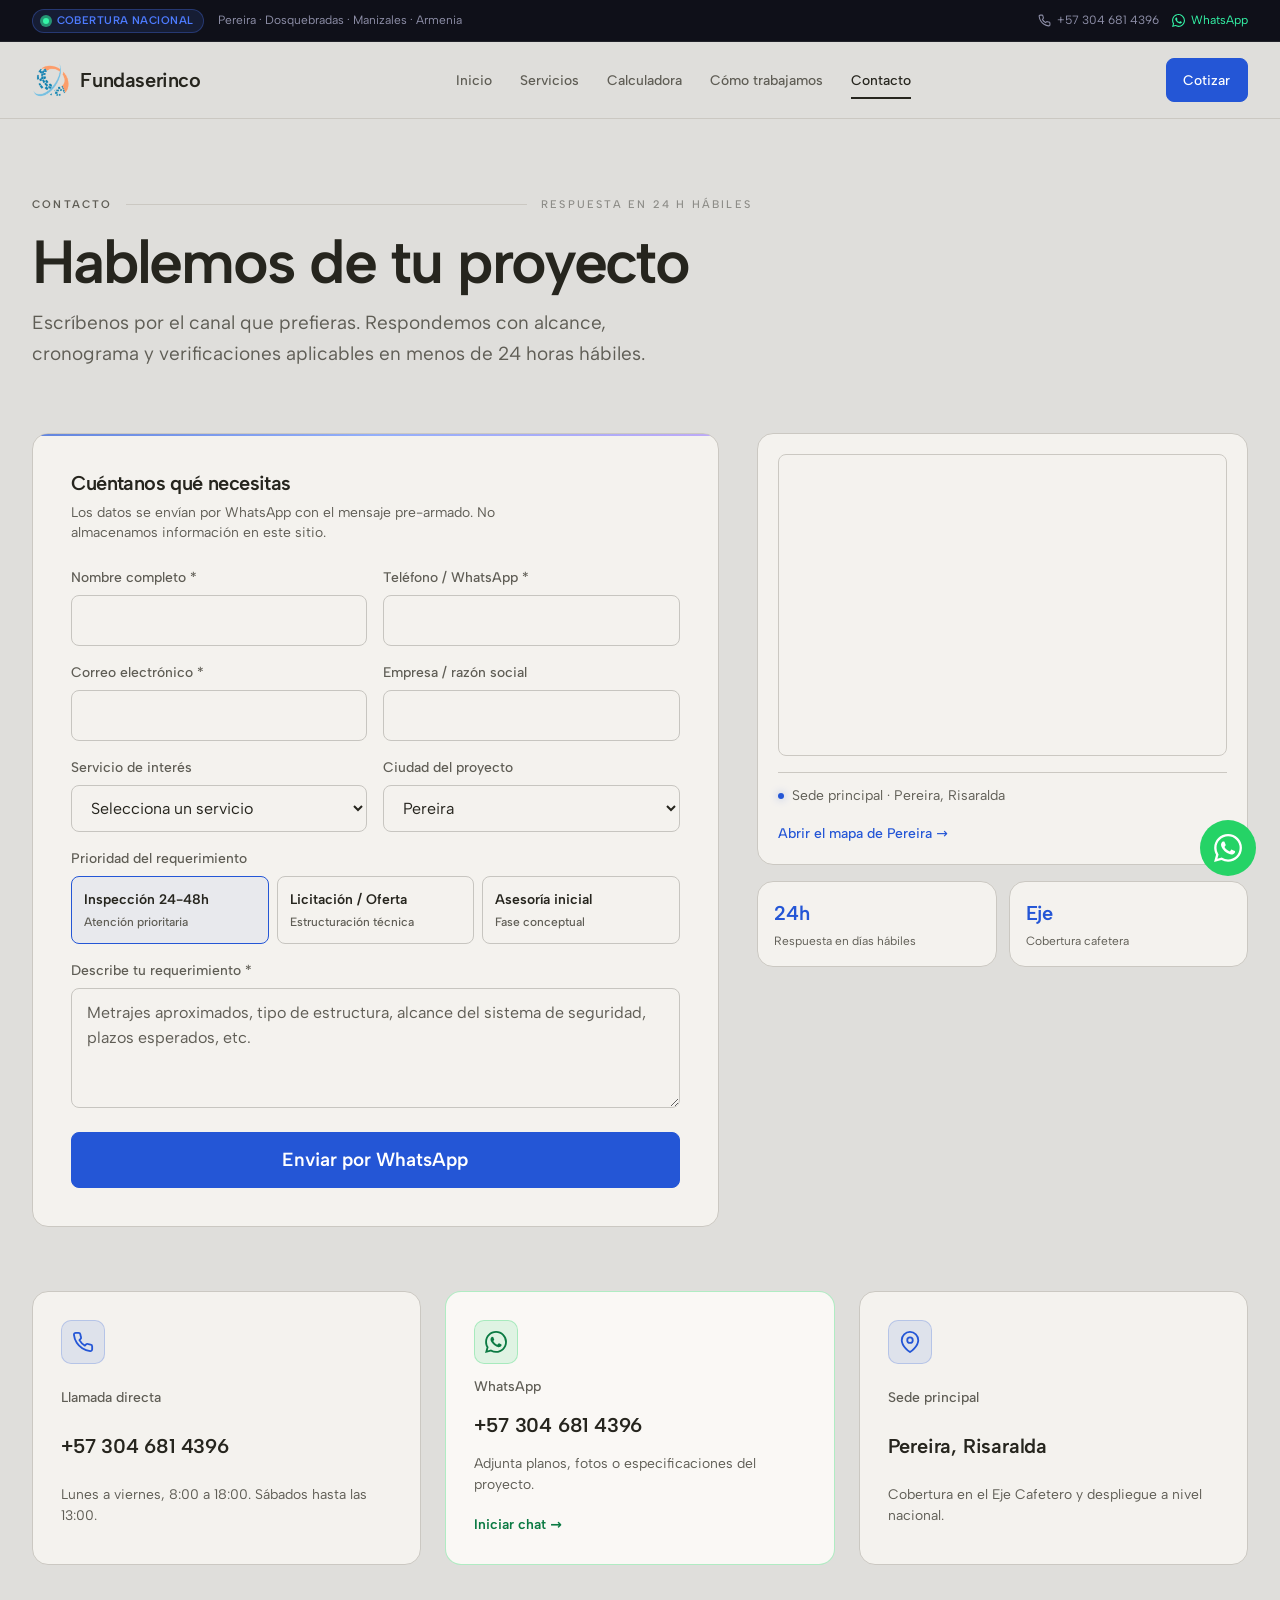
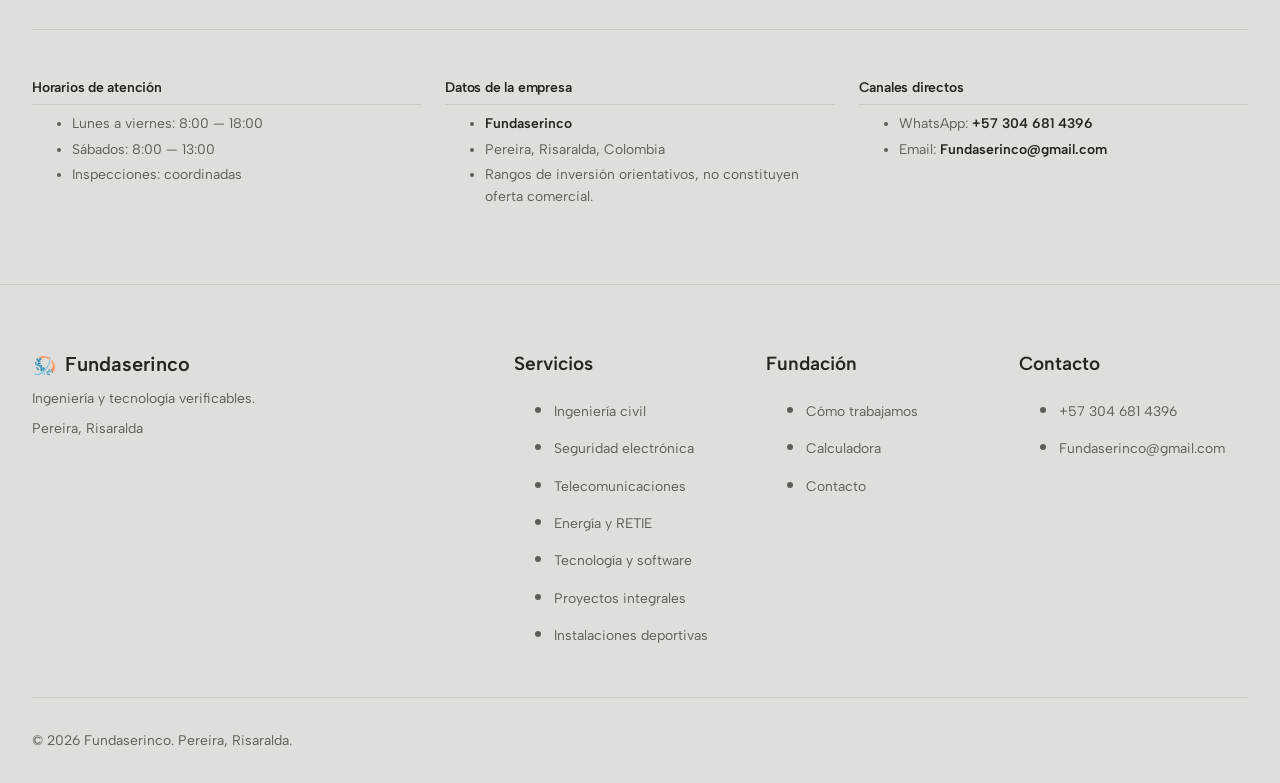
<file: contacto.html>
<!DOCTYPE html>
<html lang="es">
<head>
  <meta charset="UTF-8">
  <meta name="viewport" content="width=device-width, initial-scale=1.0">
  <title>Contacto · Fundaserinco</title>
  <meta name="description" content="Escríbenos por WhatsApp, llamada o formulario. Pereira, Risaralda. Cotización con alcance, cronograma y verificaciones.">
  <meta name="theme-color" content="#0f1019">
  <link rel="preconnect" href="https://fonts.googleapis.com">
  <link rel="preconnect" href="https://fonts.gstatic.com" crossorigin>
  <link href="https://fonts.googleapis.com/css2?family=Albert+Sans:wght@400;500;600&display=swap" rel="stylesheet">
  <link rel="stylesheet" href="assets/css/main.css">
  <link rel="stylesheet" href="assets/css/components.css">
  <link rel="stylesheet" href="assets/css/sections.css">
  <link rel="stylesheet" href="assets/css/pages.css">
  <link rel="stylesheet" href="assets/css/motion.css">
  <link rel="icon" href="favicon.png" type="image/png" sizes="64x64">
  <link rel="apple-touch-icon" href="assets/img/logo-simbolo-180.png">
  <meta property="og:type" content="website">
  <meta property="og:site_name" content="Fundaserinco">
  <meta property="og:locale" content="es_CO">
  <meta property="og:title" content="Contacto · Fundaserinco">
  <meta property="og:description" content="Escríbenos por WhatsApp, llamada o formulario.">
  <link rel="canonical" href="https://shoyosb-maker.github.io/fundaserinco-pagina-web-/contacto.html">
  <meta property="og:url" content="https://shoyosb-maker.github.io/fundaserinco-pagina-web-/contacto.html">
  <meta property="og:image" content="https://shoyosb-maker.github.io/fundaserinco-pagina-web-/assets/img/og-fundaserinco-2026.jpg">
  <meta property="og:image:secure_url" content="https://shoyosb-maker.github.io/fundaserinco-pagina-web-/assets/img/og-fundaserinco-2026.jpg">
  <meta property="og:image:type" content="image/jpeg">
  <meta property="og:image:width" content="1200">
  <meta property="og:image:height" content="630">
  <meta property="og:image:alt" content="Fundaserinco · Ingeniería y tecnología verificables en Pereira">
  <meta name="twitter:card" content="summary_large_image">
  <meta name="twitter:title" content="Contacto · Fundaserinco">
  <meta name="twitter:description" content="Escríbenos por WhatsApp, llamada o formulario.">
  <meta name="twitter:image" content="https://shoyosb-maker.github.io/fundaserinco-pagina-web-/assets/img/og-fundaserinco-2026.jpg">
  <meta name="twitter:image:alt" content="Fundaserinco · Ingeniería y tecnología verificables en Pereira">
</head>
<body data-page="contact">
  <script>document.documentElement.classList.add('js')</script>

  <div class="topbar">
    <div class="topbar-inner">
      <div class="topbar-left">
        <span class="topbar-badge"><span class="pulse-dot" aria-hidden="true"></span><span>Cobertura nacional</span></span>
        <span class="topbar-region">Pereira · Dosquebradas · Manizales · Armenia</span>
      </div>
      <div class="topbar-right">
        <a href="tel:+573046814396" class="topbar-link topbar-link--phone"><svg viewBox="0 0 24 24" width="13" height="13" fill="none" stroke="currentColor" stroke-width="2" stroke-linecap="round" stroke-linejoin="round" aria-hidden="true"><path d="M22 16.92v3a2 2 0 0 1-2.18 2 19.79 19.79 0 0 1-8.63-3.07 19.5 19.5 0 0 1-6-6 19.79 19.79 0 0 1-3.07-8.67A2 2 0 0 1 4.11 2h3a2 2 0 0 1 2 1.72 12.84 12.84 0 0 0 .7 2.81 2 2 0 0 1-.45 2.11L8.09 9.91a16 16 0 0 0 6 6l1.27-1.27a2 2 0 0 1 2.11-.45 12.84 12.84 0 0 0 2.81.7A2 2 0 0 1 22 16.92z"/></svg>+57 304 681 4396</a>
        <a href="https://wa.me/573046814396?text=Hola%2C%20quiero%20asesor%C3%ADa." class="topbar-link topbar-link--wa" target="_blank" rel="noopener"><svg viewBox="0 0 24 24" width="13" height="13" fill="currentColor" aria-hidden="true"><path d="M17.472 14.382c-.297-.149-1.758-.867-2.03-.967-.273-.099-.471-.148-.67.15-.197.297-.767.966-.94 1.164-.173.199-.347.223-.644.075-.297-.15-1.255-.463-2.39-1.475-.883-.788-1.48-1.761-1.653-2.059-.173-.297-.018-.458.13-.606.134-.133.298-.347.446-.52.149-.174.198-.298.298-.497.099-.198.05-.371-.025-.52-.075-.149-.669-1.612-.916-2.207-.242-.579-.487-.5-.669-.51a12.8 12.8 0 0 0-.57-.01c-.198 0-.52.074-.792.372-.272.297-1.04 1.016-1.04 2.479 0 1.462 1.065 2.875 1.213 3.074.149.198 2.096 3.2 5.077 4.487.709.306 1.262.489 1.694.625.712.227 1.36.195 1.871.118.571-.085 1.758-.719 2.006-1.413.248-.694.248-1.289.173-1.413-.074-.124-.272-.198-.57-.347m-5.421 7.403h-.004a9.87 9.87 0 0 1-5.031-1.378l-.361-.214-3.741.982.998-3.648-.235-.374a9.86 9.86 0 0 1-1.51-5.26c.001-5.45 4.436-9.884 9.888-9.884 2.64 0 5.122 1.03 6.988 2.898a9.825 9.825 0 0 1 2.893 6.994c-.003 5.45-4.437 9.884-9.885 9.884m8.413-18.297A11.815 11.815 0 0 0 12.05 0C5.495 0 .16 5.335.157 11.892c0 2.096.547 4.142 1.588 5.945L.057 24l6.305-1.654a11.882 11.882 0 0 0 5.683 1.448h.005c6.554 0 11.89-5.335 11.893-11.893a11.821 11.821 0 0 0-3.48-8.413Z"/></svg>WhatsApp</a>
      </div>
    </div>
  </div>

  <header class="site-header">
    <div class="header-inner">
      <a href="index.html" class="brand" aria-label="Fundaserinco — Ir a inicio"><img class="brand-mark" src="assets/img/logo-simbolo-128.png" alt="" width="38" height="38" decoding="async"><span class="brand-name">Fundaserinco</span></a>
      <nav class="main-nav" aria-label="Principal">
        <a href="index.html">Inicio</a>
        <a href="servicios.html">Servicios</a>
        <a href="calculadora.html">Calculadora</a>
        <a href="como-trabajamos.html">Cómo trabajamos</a>
        <a href="contacto.html" aria-current="page">Contacto</a>
      </nav>
      <div class="header-actions">
        <a href="https://wa.me/573046814396?text=Hola%2C%20quiero%20cotizar." class="btn btn-primary header-cta" target="_blank" rel="noopener">Cotizar</a>
        <button type="button" class="menu-toggle" aria-expanded="false" aria-controls="mobile-drawer" aria-label="Abrir menú"><span class="menu-toggle-line"></span><span class="menu-toggle-line"></span><span class="menu-toggle-line"></span></button>
      </div>
    </div>
  </header>

  <div class="mobile-backdrop" id="mobile-backdrop" hidden></div>
  <aside class="mobile-drawer" id="mobile-drawer" aria-hidden="true" aria-label="Menú de navegación">
    <div class="drawer-header">
      <span class="drawer-brand"><img src="assets/img/logo-simbolo-128.png" alt="" width="22" height="22" decoding="async">Menú</span>
      <button type="button" class="drawer-close" aria-label="Cerrar menú"><svg viewBox="0 0 24 24" width="20" height="20" fill="none" stroke="currentColor" stroke-width="2" stroke-linecap="round" stroke-linejoin="round" aria-hidden="true"><path d="M18 6 6 18M6 6l12 12"/></svg></button>
    </div>
    <nav class="mobile-nav" aria-label="Principal móvil">
      <a href="index.html">Inicio</a>
      <a href="servicios.html">Servicios</a>
      <a href="calculadora.html">Calculadora</a>
      <a href="como-trabajamos.html">Cómo trabajamos</a>
      <a href="contacto.html" aria-current="page">Contacto</a>
    </nav>
    <div class="drawer-actions">
      <a href="https://wa.me/573046814396?text=Hola%2C%20quiero%20cotizar." class="btn btn-wa" target="_blank" rel="noopener">Cotizar por WhatsApp</a>
      <a href="mailto:Fundaserinco@gmail.com" class="btn btn-secondary">Escribir por correo</a>
    </div>
    <div class="drawer-contact">
      <a href="tel:+573046814396"><svg viewBox="0 0 24 24" width="14" height="14" fill="none" stroke="currentColor" stroke-width="2" stroke-linecap="round" stroke-linejoin="round" aria-hidden="true"><path d="M22 16.92v3a2 2 0 0 1-2.18 2 19.79 19.79 0 0 1-8.63-3.07 19.5 19.5 0 0 1-6-6 19.79 19.79 0 0 1-3.07-8.67A2 2 0 0 1 4.11 2h3a2 2 0 0 1 2 1.72 12.84 12.84 0 0 0 .7 2.81 2 2 0 0 1-.45 2.11L8.09 9.91a16 16 0 0 0 6 6l1.27-1.27a2 2 0 0 1 2.11-.45 12.84 12.84 0 0 0 2.81.7A2 2 0 0 1 22 16.92z"/></svg>+57 304 681 4396</a>
      <a href="mailto:Fundaserinco@gmail.com"><svg viewBox="0 0 24 24" width="14" height="14" fill="none" stroke="currentColor" stroke-width="2" stroke-linecap="round" stroke-linejoin="round" aria-hidden="true"><rect x="2" y="4" width="20" height="16" rx="2"/><path d="m22 7-10 6L2 7"/></svg>Fundaserinco@gmail.com</a>
    </div>
  </aside>

  <main>
    <section class="contact-scene">
      <div class="contact-scene-inner">
        <header class="contact-scene-head">
          <div class="services-eyebrow">
            <span class="services-eyebrow-label">Contacto</span>
            <span class="services-eyebrow-rule" aria-hidden="true"></span>
            <span class="services-eyebrow-meta">Respuesta en 24 h hábiles</span>
          </div>
          <h1>Hablemos de tu proyecto</h1>
          <p>Escríbenos por el canal que prefieras. Respondemos con alcance, cronograma y verificaciones aplicables en menos de 24 horas hábiles.</p>
        </header>


        <div class="contact-split">
          <form class="contact-console" id="contact-form" onsubmit="return false;">
            <header class="console-head">
              <h2>Cuéntanos qué necesitas</h2>
              <p>Los datos se envían por WhatsApp con el mensaje pre-armado. No almacenamos información en este sitio.</p>
            </header>
            <div class="console-fields">
              <div class="console-row">
                <div class="console-field"><label for="name">Nombre completo *</label><input type="text" id="name" name="name" autocomplete="name" required></div>
                <div class="console-field"><label for="phone">Teléfono / WhatsApp *</label><input type="tel" id="phone" name="phone" autocomplete="tel" inputmode="tel" required></div>
              </div>
              <div class="console-row">
                <div class="console-field"><label for="email">Correo electrónico *</label><input type="email" id="email" name="email" autocomplete="email" required></div>
                <div class="console-field"><label for="company">Empresa / razón social</label><input type="text" id="company" name="company" autocomplete="organization"></div>
              </div>
              <div class="console-row">
                <div class="console-field"><label for="service">Servicio de interés</label>
                  <select id="service" name="service">
                    <option value="">Selecciona un servicio</option>
                    <option>Ingeniería civil</option>
                    <option>Seguridad electrónica</option>
                    <option>Telecomunicaciones</option>
                    <option>Energía y RETIE</option>
                    <option>Tecnología y software</option>
                    <option>Proyectos integrales</option>
                    <option>Instalaciones y dotaciones deportivas</option>
                    <option>Otro / no estoy seguro</option>
                  </select>
                </div>
                <div class="console-field"><label for="city">Ciudad del proyecto</label>
                  <select id="city" name="city">
                    <option>Pereira</option><option>Dosquebradas</option><option>Manizales</option><option>Armenia</option><option>Otra ciudad del Eje Cafetero</option><option>Bogotá</option><option>Medellín</option><option>Cali</option><option>Otra ciudad del país</option>
                  </select>
                </div>
              </div>
              <div class="console-field">
                <label>Prioridad del requerimiento</label>
                <div class="urgency-group">
                  <label class="urgency-option"><input type="radio" name="urgency" value="inspeccion" checked><span class="urgency-body"><span class="urgency-title">Inspección 24-48h</span><span class="urgency-sub">Atención prioritaria</span></span></label>
                  <label class="urgency-option"><input type="radio" name="urgency" value="licitacion"><span class="urgency-body"><span class="urgency-title">Licitación / Oferta</span><span class="urgency-sub">Estructuración técnica</span></span></label>
                  <label class="urgency-option"><input type="radio" name="urgency" value="asesoria"><span class="urgency-body"><span class="urgency-title">Asesoría inicial</span><span class="urgency-sub">Fase conceptual</span></span></label>
                </div>
              </div>
              <div class="console-field"><label for="message">Describe tu requerimiento *</label><textarea id="message" name="message" required placeholder="Metrajes aproximados, tipo de estructura, alcance del sistema de seguridad, plazos esperados, etc."></textarea></div>
            </div>
            <button type="submit" class="console-submit" id="submit-btn">Enviar por WhatsApp</button>
            <p class="console-status" id="form-status" role="status"></p>
          </form>

          <aside class="contact-aside">
            <div class="map-card" data-tilt>
              <div class="map-embed-wrap">
                <iframe
                  class="map-embed"
                  src="https://www.openstreetmap.org/export/embed.html?bbox=-75.7800%2C4.7550%2C-75.6050%2C4.8650&amp;layer=mapnik&amp;marker=4.8133%2C-75.6961"
                  title="Mapa de Pereira, Risaralda — sede principal de Fundaserinco"
                  loading="lazy"
                  referrerpolicy="no-referrer-when-downgrade"></iframe>
              </div>
              <p class="map-label">Sede principal · Pereira, Risaralda</p>
              <a class="map-link" href="https://www.openstreetmap.org/?mlat=4.8133&amp;mlon=-75.6961#map=13/4.8133/-75.6961" target="_blank" rel="noopener">Abrir el mapa de Pereira →</a>
            </div>
            <div class="sla-grid">
              <div class="sla-item"><span class="sla-value">24h</span><span class="sla-label">Respuesta en días hábiles</span></div>
              <div class="sla-item"><span class="sla-value">Eje</span><span class="sla-label">Cobertura cafetera</span></div>
            </div>
          </aside>
        </div>

        <div class="contact-channels">
          <a href="tel:+573046814396" class="channel-card" data-tilt>
            <span class="channel-icon"><svg viewBox="0 0 24 24" fill="none" stroke="currentColor" stroke-width="2" stroke-linecap="round" stroke-linejoin="round" aria-hidden="true"><path d="M22 16.92v3a2 2 0 0 1-2.18 2 19.79 19.79 0 0 1-8.63-3.07 19.5 19.5 0 0 1-6-6 19.79 19.79 0 0 1-3.07-8.67A2 2 0 0 1 4.11 2h3a2 2 0 0 1 2 1.72 12.84 12.84 0 0 0 .7 2.81 2 2 0 0 1-.45 2.11L8.09 9.91a16 16 0 0 0 6 6l1.27-1.27a2 2 0 0 1 2.11-.45 12.84 12.84 0 0 0 2.81.7A2 2 0 0 1 22 16.92z"/></svg></span>
            <span class="channel-label">Llamada directa</span>
            <span class="channel-value">+57 304 681 4396</span>
            <span class="channel-note">Lunes a viernes, 8:00 a 18:00. Sábados hasta las 13:00.</span>
          </a>
          <a href="https://wa.me/573046814396?text=Hola%2C%20quiero%20asesor%C3%ADa%20para%20un%20proyecto." class="channel-card channel-card--primary" data-tilt target="_blank" rel="noopener">
            <span class="channel-icon"><svg viewBox="0 0 24 24" width="2" fill="currentColor" aria-hidden="true"><path d="M17.472 14.382c-.297-.149-1.758-.867-2.03-.967-.273-.099-.471-.148-.67.15-.197.297-.767.966-.94 1.164-.173.199-.347.223-.644.075-.297-.15-1.255-.463-2.39-1.475-.883-.788-1.48-1.761-1.653-2.059-.173-.297-.018-.458.13-.606.134-.133.298-.347.446-.52.149-.174.198-.298.298-.497.099-.198.05-.371-.025-.52-.075-.149-.669-1.612-.916-2.207-.242-.579-.487-.5-.669-.51a12.8 12.8 0 0 0-.57-.01c-.198 0-.52.074-.792.372-.272.297-1.04 1.016-1.04 2.479 0 1.462 1.065 2.875 1.213 3.074.149.198 2.096 3.2 5.077 4.487.709.306 1.262.489 1.694.625.712.227 1.36.195 1.871.118.571-.085 1.758-.719 2.006-1.413.248-.694.248-1.289.173-1.413-.074-.124-.272-.198-.57-.347m-5.421 7.403h-.004a9.87 9.87 0 0 1-5.031-1.378l-.361-.214-3.741.982.998-3.648-.235-.374a9.86 9.86 0 0 1-1.51-5.26c.001-5.45 4.436-9.884 9.888-9.884 2.64 0 5.122 1.03 6.988 2.898a9.825 9.825 0 0 1 2.893 6.994c-.003 5.45-4.437 9.884-9.885 9.884m8.413-18.297A11.815 11.815 0 0 0 12.05 0C5.495 0 .16 5.335.157 11.892c0 2.096.547 4.142 1.588 5.945L.057 24l6.305-1.654a11.882 11.882 0 0 0 5.683 1.448h.005c6.554 0 11.89-5.335 11.893-11.893a11.821 11.821 0 0 0-3.48-8.413Z"/></svg></span>
            <span class="channel-label">WhatsApp</span>
            <span class="channel-value">+57 304 681 4396</span>
            <span class="channel-note">Adjunta planos, fotos o especificaciones del proyecto.</span>
            <span class="channel-cta">Iniciar chat →</span>
          </a>
          <div class="channel-card" data-tilt>
            <span class="channel-icon"><svg viewBox="0 0 24 24" fill="none" stroke="currentColor" stroke-width="2" stroke-linecap="round" stroke-linejoin="round" aria-hidden="true"><path d="M21 10c0 7-9 13-9 13s-9-6-9-13a9 9 0 0 1 18 0z"/><circle cx="12" cy="10" r="3"/></svg></span>
            <span class="channel-label">Sede principal</span>
            <span class="channel-value">Pereira, Risaralda</span>
            <span class="channel-note">Cobertura en el Eje Cafetero y despliegue a nivel nacional.</span>
          </div>
        </div>

        <div class="contact-meta">
          <div class="meta-block"><h3>Horarios de atención</h3><ul><li>Lunes a viernes: 8:00 — 18:00</li><li>Sábados: 8:00 — 13:00</li><li>Inspecciones: coordinadas</li></ul></div>
          <div class="meta-block"><h3>Datos de la empresa</h3><ul><li><strong>Fundaserinco</strong></li><li>Pereira, Risaralda, Colombia</li><li>Rangos de inversión orientativos, no constituyen oferta comercial.</li></ul></div>
          <div class="meta-block"><h3>Canales directos</h3><ul><li>WhatsApp: <strong>+57 304 681 4396</strong></li><li>Email: <strong>Fundaserinco@gmail.com</strong></li></ul></div>
        </div>
      </div>
    </section>
  </main>

  <footer class="site-footer">
    <div class="footer-grid">
      <div><p class="footer-logo"><img src="assets/img/logo-simbolo-128.png" alt="" width="24" height="24" decoding="async">Fundaserinco</p><p class="footer-desc">Ingeniería y tecnología verificables.</p><p class="footer-place">Pereira, Risaralda</p></div>
      <div><p class="footer-heading">Servicios</p><ul>
        <li><a href="servicios/ingenieria-civil.html">Ingeniería civil</a></li>
        <li><a href="servicios/seguridad-electronica.html">Seguridad electrónica</a></li>
        <li><a href="servicios/telecomunicaciones.html">Telecomunicaciones</a></li>
        <li><a href="servicios/energia-retie.html">Energía y RETIE</a></li>
        <li><a href="servicios/tecnologia-software.html">Tecnología y software</a></li>
        <li><a href="servicios/proyectos-integrales.html">Proyectos integrales</a></li>
        <li><a href="servicios/instalaciones-deportivas.html">Instalaciones deportivas</a></li>
      </ul></div>
      <div><p class="footer-heading">Fundación</p><ul>
        <li><a href="como-trabajamos.html">Cómo trabajamos</a></li>
        <li><a href="calculadora.html">Calculadora</a></li>
        <li><a href="contacto.html">Contacto</a></li>
      </ul></div>
      <div><p class="footer-heading">Contacto</p><ul>
        <li><a href="https://wa.me/573046814396">+57 304 681 4396</a></li>
        <li><a href="mailto:Fundaserinco@gmail.com">Fundaserinco@gmail.com</a></li>
      </ul></div>
    </div>
    <p class="footer-legal">© 2026 Fundaserinco. Pereira, Risaralda.</p>
  </footer>

  <a href="https://wa.me/573046814396?text=Hola%2C%20quiero%20cotizar." class="whatsapp-fab" aria-label="Escribir por WhatsApp" target="_blank" rel="noopener">
    <svg viewBox="0 0 24 24" width="28" height="28" fill="currentColor" aria-hidden="true"><path d="M17.472 14.382c-.297-.149-1.758-.867-2.03-.967-.273-.099-.471-.148-.67.15-.197.297-.767.966-.94 1.164-.173.199-.347.223-.644.075-.297-.15-1.255-.463-2.39-1.475-.883-.788-1.48-1.761-1.653-2.059-.173-.297-.018-.458.13-.606.134-.133.298-.347.446-.52.149-.174.198-.298.298-.497.099-.198.05-.371-.025-.52-.075-.149-.669-1.612-.916-2.207-.242-.579-.487-.5-.669-.51a12.8 12.8 0 0 0-.57-.01c-.198 0-.52.074-.792.372-.272.297-1.04 1.016-1.04 2.479 0 1.462 1.065 2.875 1.213 3.074.149.198 2.096 3.2 5.077 4.487.709.306 1.262.489 1.694.625.712.227 1.36.195 1.871.118.571-.085 1.758-.719 2.006-1.413.248-.694.248-1.289.173-1.413-.074-.124-.272-.198-.57-.347m-5.421 7.403h-.004a9.87 9.87 0 0 1-5.031-1.378l-.361-.214-3.741.982.998-3.648-.235-.374a9.86 9.86 0 0 1-1.51-5.26c.001-5.45 4.436-9.884 9.888-9.884 2.64 0 5.122 1.03 6.988 2.898a9.825 9.825 0 0 1 2.893 6.994c-.003 5.45-4.437 9.884-9.885 9.884m8.413-18.297A11.815 11.815 0 0 0 12.05 0C5.495 0 .16 5.335.157 11.892c0 2.096.547 4.142 1.588 5.945L.057 24l6.305-1.654a11.882 11.882 0 0 0 5.683 1.448h.005c6.554 0 11.89-5.335 11.893-11.893a11.821 11.821 0 0 0-3.48-8.413Z"/></svg>
  </a>

  <script src="assets/js/stagger.js"></script>
  <script src="assets/js/base.js"></script>
  <script>
    (function () {
      const form = document.getElementById('contact-form');
      const status = document.getElementById('form-status');
      const submit = document.getElementById('submit-btn');
      if (!form) return;
      form.addEventListener('submit', function (e) {
        e.preventDefault();
        const name = document.getElementById('name').value.trim();
        const phone = document.getElementById('phone').value.trim();
        const email = document.getElementById('email').value.trim();
        const company = document.getElementById('company').value.trim();
        const service = document.getElementById('service').value;
        const city = document.getElementById('city').value;
        const urgencyEl = form.querySelector('input[name="urgency"]:checked');
        const urgency = urgencyEl ? urgencyEl.value : 'asesoria';
        const urgencyLabel = urgency === 'inspeccion' ? 'Inspección 24-48h' : urgency === 'licitacion' ? 'Licitación / Oferta' : 'Asesoría inicial';
        const message = document.getElementById('message').value.trim();
        if (!name || !phone || !email || !message) {
          status.textContent = 'Completa nombre, teléfono, correo y descripción para continuar.';
          status.className = 'console-status is-visible is-err';
          return;
        }
        const lines = ['Hola, soy ' + name + '.','Correo: ' + email,'Teléfono: ' + phone, company ? 'Empresa: ' + company : null, service ? 'Servicio de interés: ' + service : null,'Ciudad del proyecto: ' + city,'Prioridad: ' + urgencyLabel,'', message].filter(Boolean).join('\n');
        const url = 'https://wa.me/573046814396?text=' + encodeURIComponent(lines);
        status.textContent = 'Abriendo WhatsApp con tu mensaje…';
        status.className = 'console-status is-visible is-ok';
        submit.disabled = true;
        window.open(url, '_blank', 'noopener');
        setTimeout(function () {
          submit.disabled = false;
          status.textContent = 'Si WhatsApp no se abrió, escríbenos a Fundaserinco@gmail.com.';
        }, 2500);
      });
    })();
    (function () {
      if (!window.matchMedia('(hover: hover) and (pointer: fine)').matches) return;
      if (window.matchMedia('(prefers-reduced-motion: reduce)').matches) return;
      const cards = document.querySelectorAll('[data-tilt]');
      cards.forEach(function (card) {
        let raf = null;
        card.addEventListener('mousemove', function (e) {
          if (raf) return;
          raf = requestAnimationFrame(function () {
            const rect = card.getBoundingClientRect();
            const x = (e.clientX - rect.left - rect.width / 2) / (rect.width / 2);
            const y = (e.clientY - rect.top - rect.height / 2) / (rect.height / 2);
            const rx = (-y * 4).toFixed(2);
            const ry = (x * 4).toFixed(2);
            card.style.transform = 'perspective(1000px) rotateX(' + rx + 'deg) rotateY(' + ry + 'deg) translateY(-2px)';
            raf = null;
          });
        });
        card.addEventListener('mouseleave', function () {
          if (raf) { cancelAnimationFrame(raf); raf = null; }
          card.style.transform = '';
        });
      });
    })();
  </script>
</body>
</html>
</file>
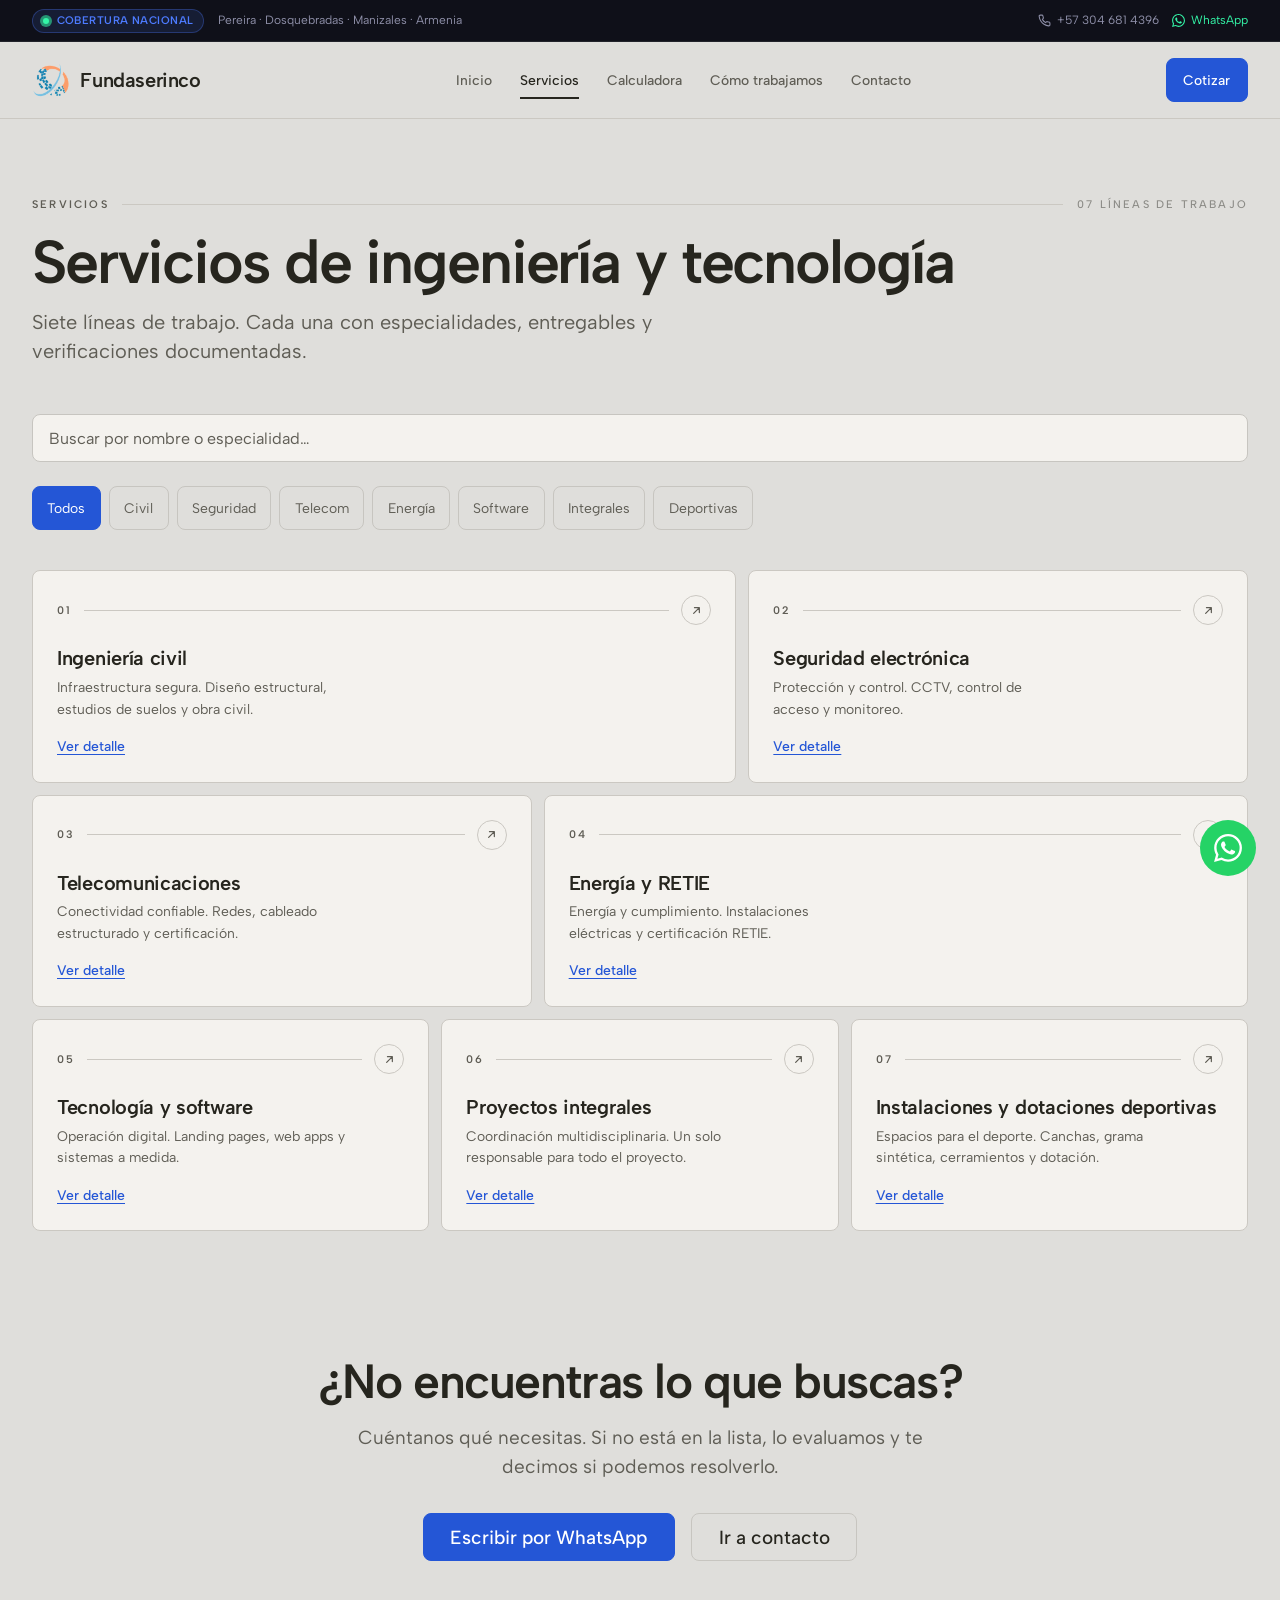
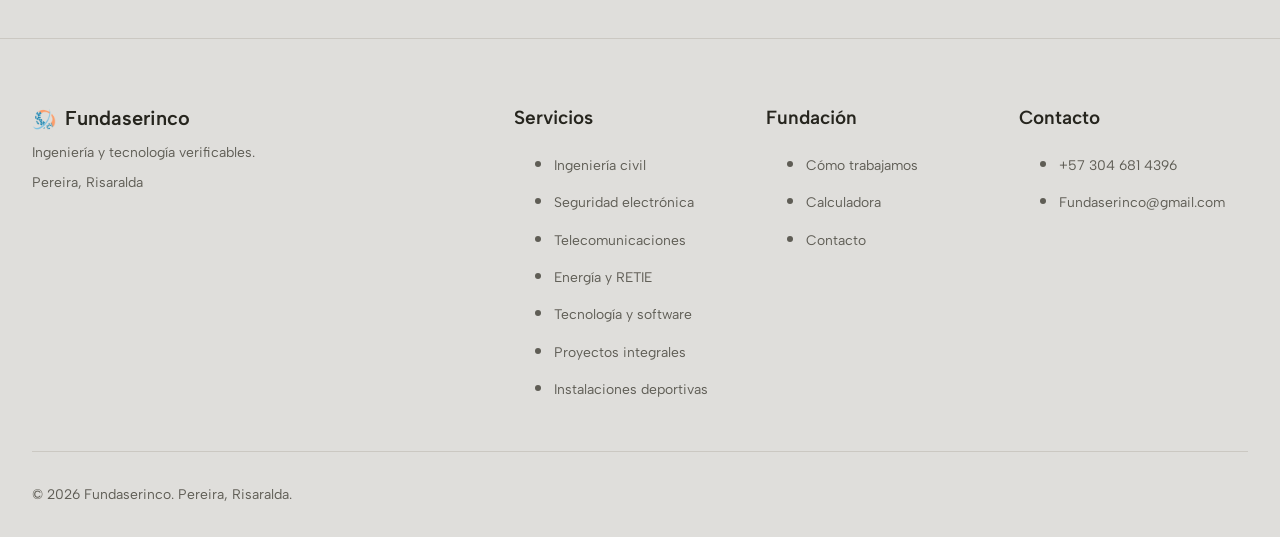
<file: servicios.html>
<!DOCTYPE html>
<html lang="es">
<head>
  <meta charset="UTF-8">
  <meta name="viewport" content="width=device-width, initial-scale=1.0">
  <title>Servicios · Fundaserinco</title>
  <meta name="description" content="Siete servicios de ingeniería y tecnología en Pereira: civil, seguridad electrónica, telecomunicaciones, energía RETIE, software, integrales y deportivas.">
  <meta name="theme-color" content="#0f1019">
  <link rel="preconnect" href="https://fonts.googleapis.com">
  <link rel="preconnect" href="https://fonts.gstatic.com" crossorigin>
  <link href="https://fonts.googleapis.com/css2?family=Albert+Sans:wght@400;500;600&display=swap" rel="stylesheet">
  <link rel="stylesheet" href="assets/css/main.css">
  <link rel="stylesheet" href="assets/css/components.css">
  <link rel="stylesheet" href="assets/css/sections.css">
  <link rel="stylesheet" href="assets/css/pages.css">
  <link rel="stylesheet" href="assets/css/motion.css">
  <link rel="icon" href="favicon.png" type="image/png" sizes="64x64">
  <link rel="apple-touch-icon" href="assets/img/logo-simbolo-180.png">

  <meta property="og:type" content="website">
  <meta property="og:site_name" content="Fundaserinco">
  <meta property="og:locale" content="es_CO">
  <meta property="og:title" content="Servicios · Fundaserinco">
  <meta property="og:description" content="Siete servicios de ingeniería y tecnología en Pereira: civil, seguridad electrónica, telecomunicaciones, energía RETIE, software, integrales y deportivas.">
  <link rel="canonical" href="https://shoyosb-maker.github.io/fundaserinco-pagina-web-/servicios.html">
  <meta property="og:url" content="https://shoyosb-maker.github.io/fundaserinco-pagina-web-/servicios.html">
  <meta property="og:image" content="https://shoyosb-maker.github.io/fundaserinco-pagina-web-/assets/img/og-fundaserinco-2026.jpg">
  <meta property="og:image:secure_url" content="https://shoyosb-maker.github.io/fundaserinco-pagina-web-/assets/img/og-fundaserinco-2026.jpg">
  <meta property="og:image:type" content="image/jpeg">
  <meta property="og:image:width" content="1200">
  <meta property="og:image:height" content="630">
  <meta property="og:image:alt" content="Fundaserinco · Ingeniería y tecnología verificables en Pereira">
  <meta name="twitter:card" content="summary_large_image">
  <meta name="twitter:title" content="Servicios · Fundaserinco">
  <meta name="twitter:description" content="Siete servicios de ingeniería y tecnología en Pereira: civil, seguridad electrónica, telecomunicaciones, energía RETIE, software, integrales y deportivas.">
  <meta name="twitter:image" content="https://shoyosb-maker.github.io/fundaserinco-pagina-web-/assets/img/og-fundaserinco-2026.jpg">
  <meta name="twitter:image:alt" content="Fundaserinco · Ingeniería y tecnología verificables en Pereira">
</head>
<body data-page="services">
  <script>document.documentElement.classList.add('js')</script>

  <!-- topbar -->
  <div class="topbar">
    <div class="topbar-inner">
      <div class="topbar-left">
        <span class="topbar-badge">
          <span class="pulse-dot" aria-hidden="true"></span>
          <span>Cobertura nacional</span>
        </span>
        <span class="topbar-region">Pereira · Dosquebradas · Manizales · Armenia</span>
      </div>
      <div class="topbar-right">
        <a href="tel:+573046814396" class="topbar-link topbar-link--phone">
          <svg viewBox="0 0 24 24" width="13" height="13" fill="none" stroke="currentColor" stroke-width="2" stroke-linecap="round" stroke-linejoin="round" aria-hidden="true"><path d="M22 16.92v3a2 2 0 0 1-2.18 2 19.79 19.79 0 0 1-8.63-3.07 19.5 19.5 0 0 1-6-6 19.79 19.79 0 0 1-3.07-8.67A2 2 0 0 1 4.11 2h3a2 2 0 0 1 2 1.72 12.84 12.84 0 0 0 .7 2.81 2 2 0 0 1-.45 2.11L8.09 9.91a16 16 0 0 0 6 6l1.27-1.27a2 2 0 0 1 2.11-.45 12.84 12.84 0 0 0 2.81.7A2 2 0 0 1 22 16.92z"/></svg>
          +57 304 681 4396
        </a>
        <a href="https://wa.me/573046814396?text=Hola%2C%20quiero%20asesor%C3%ADa%20para%20un%20proyecto%20con%20Fundaserinco." class="topbar-link topbar-link--wa" target="_blank" rel="noopener">
          <svg viewBox="0 0 24 24" width="13" height="13" fill="currentColor" aria-hidden="true"><path d="M17.472 14.382c-.297-.149-1.758-.867-2.03-.967-.273-.099-.471-.148-.67.15-.197.297-.767.966-.94 1.164-.173.199-.347.223-.644.075-.297-.15-1.255-.463-2.39-1.475-.883-.788-1.48-1.761-1.653-2.059-.173-.297-.018-.458.13-.606.134-.133.298-.347.446-.52.149-.174.198-.298.298-.497.099-.198.05-.371-.025-.52-.075-.149-.669-1.612-.916-2.207-.242-.579-.487-.5-.669-.51a12.8 12.8 0 0 0-.57-.01c-.198 0-.52.074-.792.372-.272.297-1.04 1.016-1.04 2.479 0 1.462 1.065 2.875 1.213 3.074.149.198 2.096 3.2 5.077 4.487.709.306 1.262.489 1.694.625.712.227 1.36.195 1.871.118.571-.085 1.758-.719 2.006-1.413.248-.694.248-1.289.173-1.413-.074-.124-.272-.198-.57-.347m-5.421 7.403h-.004a9.87 9.87 0 0 1-5.031-1.378l-.361-.214-3.741.982.998-3.648-.235-.374a9.86 9.86 0 0 1-1.51-5.26c.001-5.45 4.436-9.884 9.888-9.884 2.64 0 5.122 1.03 6.988 2.898a9.825 9.825 0 0 1 2.893 6.994c-.003 5.45-4.437 9.884-9.885 9.884m8.413-18.297A11.815 11.815 0 0 0 12.05 0C5.495 0 .16 5.335.157 11.892c0 2.096.547 4.142 1.588 5.945L.057 24l6.305-1.654a11.882 11.882 0 0 0 5.683 1.448h.005c6.554 0 11.89-5.335 11.893-11.893a11.821 11.821 0 0 0-3.48-8.413Z"/></svg>
          WhatsApp
        </a>
      </div>
    </div>
  </div>

  <!-- navbar sticky -->
  <header class="site-header">
    <div class="header-inner">
      <a href="index.html" class="brand" aria-label="Fundaserinco — Ir a inicio">
        <img class="brand-mark" src="assets/img/logo-simbolo-128.png" alt="" width="38" height="38" decoding="async">
        <span class="brand-name">Fundaserinco</span>
      </a>
      <nav class="main-nav" aria-label="Principal">
        <a href="index.html">Inicio</a>
        <a href="servicios.html" aria-current="page">Servicios</a>
        <a href="calculadora.html">Calculadora</a>
        <a href="como-trabajamos.html">Cómo trabajamos</a>
        <a href="contacto.html">Contacto</a>
      </nav>
      <div class="header-actions">
        <a href="https://wa.me/573046814396?text=Hola%2C%20quiero%20cotizar%20un%20proyecto%20con%20Fundaserinco."
           class="btn btn-primary header-cta" target="_blank" rel="noopener">Cotizar</a>
        <button type="button" class="menu-toggle"
                aria-expanded="false"
                aria-controls="mobile-drawer"
                aria-label="Abrir menú">
          <span class="menu-toggle-line"></span>
          <span class="menu-toggle-line"></span>
          <span class="menu-toggle-line"></span>
        </button>
      </div>
    </div>
  </header>

  <!-- drawer móvil -->
  <div class="mobile-backdrop" id="mobile-backdrop" hidden></div>
  <aside class="mobile-drawer" id="mobile-drawer" aria-hidden="true" aria-label="Menú de navegación">
    <div class="drawer-header">
      <span class="drawer-brand"><img src="assets/img/logo-simbolo-128.png" alt="" width="22" height="22" decoding="async">Menú</span>
      <button type="button" class="drawer-close" aria-label="Cerrar menú">
        <svg viewBox="0 0 24 24" width="20" height="20" fill="none" stroke="currentColor" stroke-width="2" stroke-linecap="round" stroke-linejoin="round" aria-hidden="true"><path d="M18 6 6 18M6 6l12 12"/></svg>
      </button>
    </div>
    <nav class="mobile-nav" aria-label="Principal móvil">
      <a href="index.html">Inicio</a>
      <a href="servicios.html" aria-current="page">Servicios</a>
      <a href="calculadora.html">Calculadora</a>
      <a href="como-trabajamos.html">Cómo trabajamos</a>
      <a href="contacto.html">Contacto</a>
    </nav>
    <div class="drawer-actions">
      <a href="https://wa.me/573046814396?text=Hola%2C%20quiero%20cotizar%20un%20proyecto%20con%20Fundaserinco." class="btn btn-wa" target="_blank" rel="noopener">Cotizar por WhatsApp</a>
      <a href="mailto:Fundaserinco@gmail.com" class="btn btn-secondary">Escribir por correo</a>
    </div>
    <div class="drawer-contact">
      <a href="tel:+573046814396">
        <svg viewBox="0 0 24 24" width="14" height="14" fill="none" stroke="currentColor" stroke-width="2" stroke-linecap="round" stroke-linejoin="round" aria-hidden="true"><path d="M22 16.92v3a2 2 0 0 1-2.18 2 19.79 19.79 0 0 1-8.63-3.07 19.5 19.5 0 0 1-6-6 19.79 19.79 0 0 1-3.07-8.67A2 2 0 0 1 4.11 2h3a2 2 0 0 1 2 1.72 12.84 12.84 0 0 0 .7 2.81 2 2 0 0 1-.45 2.11L8.09 9.91a16 16 0 0 0 6 6l1.27-1.27a2 2 0 0 1 2.11-.45 12.84 12.84 0 0 0 2.81.7A2 2 0 0 1 22 16.92z"/></svg>
        +57 304 681 4396
      </a>
      <a href="mailto:Fundaserinco@gmail.com">
        <svg viewBox="0 0 24 24" width="14" height="14" fill="none" stroke="currentColor" stroke-width="2" stroke-linecap="round" stroke-linejoin="round" aria-hidden="true"><rect x="2" y="4" width="20" height="16" rx="2"/><path d="m22 7-10 6L2 7"/></svg>
        Fundaserinco@gmail.com
      </a>
    </div>
  </aside>

  <main>
    <section class="sv-scene">
      <div class="sv-hero">
        <div class="services-eyebrow">
          <span class="services-eyebrow-label">Servicios</span>
          <span class="services-eyebrow-rule" aria-hidden="true"></span>
          <span class="services-eyebrow-meta">07 líneas de trabajo</span>
        </div>
        <h1>Servicios de ingeniería y tecnología</h1>
        <p class="lead">Siete líneas de trabajo. Cada una con especialidades, entregables y verificaciones documentadas.</p>
      </div>

      <section class="search-section">
        <h2 class="sr-only">Buscar y filtrar servicios</h2>
        <form class="search-form" role="search" onsubmit="return false;" data-stagger>
          <label for="service-search" class="sr-only">Buscar servicio</label>
          <input type="search" id="service-search" class="search-input"
                 placeholder="Buscar por nombre o especialidad…" autocomplete="off">
        </form>
        <div class="filter-chips" role="group" aria-label="Filtrar por categoría" data-stagger>
          <button type="button" class="filter-chip" data-filter="all" aria-pressed="true">Todos</button>
          <button type="button" class="filter-chip" data-filter="civil" aria-pressed="false">Civil</button>
          <button type="button" class="filter-chip" data-filter="seguridad" aria-pressed="false">Seguridad</button>
          <button type="button" class="filter-chip" data-filter="telecom" aria-pressed="false">Telecom</button>
          <button type="button" class="filter-chip" data-filter="energia" aria-pressed="false">Energía</button>
          <button type="button" class="filter-chip" data-filter="software" aria-pressed="false">Software</button>
          <button type="button" class="filter-chip" data-filter="integrales" aria-pressed="false">Integrales</button>
          <button type="button" class="filter-chip" data-filter="deportivas" aria-pressed="false">Deportivas</button>
        </div>
      </section>

      <section>
        <h2 class="sr-only">Listado de servicios</h2>
        <div class="services-detailed" id="services-grid" data-stagger>
          <article class="service-card card-4 svc-media svc-media--civil" data-category="civil"
                   data-search="ingeniería civil infraestructura segura estructuras suelos obra">
            <div class="service-card-top">
              <span class="tile-index" aria-hidden="true"></span>
              <span class="tile-line" aria-hidden="true"></span>
              <span class="tile-arrow" aria-hidden="true">
                <svg viewBox="0 0 16 16" fill="none" stroke="currentColor" stroke-width="1.5" stroke-linecap="round" stroke-linejoin="round"><path d="M4.5 11.5 11.5 4.5M5.5 4.5h6v6"/></svg>
              </span>
            </div>
            <h3>Ingeniería civil</h3>
            <p class="service-card-desc">Infraestructura segura. Diseño estructural, estudios de suelos y obra civil.</p>
            <a href="servicios/ingenieria-civil.html" class="service-card-link">Ver detalle</a>
          </article>

          <article class="service-card card-2 svc-media svc-media--seguridad" data-category="seguridad"
                   data-search="seguridad electrónica cctv videovigilancia control acceso protección">
            <div class="service-card-top">
              <span class="tile-index" aria-hidden="true"></span>
              <span class="tile-line" aria-hidden="true"></span>
              <span class="tile-arrow" aria-hidden="true">
                <svg viewBox="0 0 16 16" fill="none" stroke="currentColor" stroke-width="1.5" stroke-linecap="round" stroke-linejoin="round"><path d="M4.5 11.5 11.5 4.5M5.5 4.5h6v6"/></svg>
              </span>
            </div>
            <h3>Seguridad electrónica</h3>
            <p class="service-card-desc">Protección y control. CCTV, control de acceso y monitoreo.</p>
            <a href="servicios/seguridad-electronica.html" class="service-card-link">Ver detalle</a>
          </article>

          <article class="service-card card-2 svc-media svc-media--telecom" data-category="telecom"
                   data-search="telecomunicaciones conectividad redes cableado estructurado cat6">
            <div class="service-card-top">
              <span class="tile-index" aria-hidden="true"></span>
              <span class="tile-line" aria-hidden="true"></span>
              <span class="tile-arrow" aria-hidden="true">
                <svg viewBox="0 0 16 16" fill="none" stroke="currentColor" stroke-width="1.5" stroke-linecap="round" stroke-linejoin="round"><path d="M4.5 11.5 11.5 4.5M5.5 4.5h6v6"/></svg>
              </span>
            </div>
            <h3>Telecomunicaciones</h3>
            <p class="service-card-desc">Conectividad confiable. Redes, cableado estructurado y certificación.</p>
            <a href="servicios/telecomunicaciones.html" class="service-card-link">Ver detalle</a>
          </article>

          <article class="service-card card-2 svc-media svc-media--energia" data-category="energia"
                   data-search="energía retie eléctrica cumplimiento normativo tableros">
            <div class="service-card-top">
              <span class="tile-index" aria-hidden="true"></span>
              <span class="tile-line" aria-hidden="true"></span>
              <span class="tile-arrow" aria-hidden="true">
                <svg viewBox="0 0 16 16" fill="none" stroke="currentColor" stroke-width="1.5" stroke-linecap="round" stroke-linejoin="round"><path d="M4.5 11.5 11.5 4.5M5.5 4.5h6v6"/></svg>
              </span>
            </div>
            <h3>Energía y RETIE</h3>
            <p class="service-card-desc">Energía y cumplimiento. Instalaciones eléctricas y certificación RETIE.</p>
            <a href="servicios/energia-retie.html" class="service-card-link">Ver detalle</a>
          </article>

          <article class="service-card card-2 svc-media svc-media--software" data-category="software"
                   data-search="tecnología software desarrollo web app landing operación digital">
            <div class="service-card-top">
              <span class="tile-index" aria-hidden="true"></span>
              <span class="tile-line" aria-hidden="true"></span>
              <span class="tile-arrow" aria-hidden="true">
                <svg viewBox="0 0 16 16" fill="none" stroke="currentColor" stroke-width="1.5" stroke-linecap="round" stroke-linejoin="round"><path d="M4.5 11.5 11.5 4.5M5.5 4.5h6v6"/></svg>
              </span>
            </div>
            <h3>Tecnología y software</h3>
            <p class="service-card-desc">Operación digital. Landing pages, web apps y sistemas a medida.</p>
            <a href="servicios/tecnologia-software.html" class="service-card-link">Ver detalle</a>
          </article>

          <article class="service-card card-4 svc-media svc-media--integrales" data-category="integrales"
                   data-search="proyectos integrales coordinación multidisciplinaria interventoría">
            <div class="service-card-top">
              <span class="tile-index" aria-hidden="true"></span>
              <span class="tile-line" aria-hidden="true"></span>
              <span class="tile-arrow" aria-hidden="true">
                <svg viewBox="0 0 16 16" fill="none" stroke="currentColor" stroke-width="1.5" stroke-linecap="round" stroke-linejoin="round"><path d="M4.5 11.5 11.5 4.5M5.5 4.5h6v6"/></svg>
              </span>
            </div>
            <h3>Proyectos integrales</h3>
            <p class="service-card-desc">Coordinación multidisciplinaria. Un solo responsable para todo el proyecto.</p>
            <a href="servicios/proyectos-integrales.html" class="service-card-link">Ver detalle</a>
          </article>

          <article class="service-card card-4 svc-media svc-media--deportivas" data-category="deportivas"
                   data-search="instalaciones deportivas dotaciones canchas grama sintética espacios deporte">
            <div class="service-card-top">
              <span class="tile-index" aria-hidden="true"></span>
              <span class="tile-line" aria-hidden="true"></span>
              <span class="tile-arrow" aria-hidden="true">
                <svg viewBox="0 0 16 16" fill="none" stroke="currentColor" stroke-width="1.5" stroke-linecap="round" stroke-linejoin="round"><path d="M4.5 11.5 11.5 4.5M5.5 4.5h6v6"/></svg>
              </span>
            </div>
            <h3>Instalaciones y dotaciones deportivas</h3>
            <p class="service-card-desc">Espacios para el deporte. Canchas, grama sintética, cerramientos y dotación.</p>
            <a href="servicios/instalaciones-deportivas.html" class="service-card-link">Ver detalle</a>
          </article>
        </div>
        <p id="services-status" class="sr-only" aria-live="polite">7 servicios disponibles</p>
      </section>
    </section>

    <section class="section cta">
      <h2>¿No encuentras lo que buscas?</h2>
      <p>Cuéntanos qué necesitas. Si no está en la lista, lo evaluamos y te decimos si podemos resolverlo.</p>
      <div class="cta-actions" data-stagger>
        <a href="https://wa.me/573046814396?text=Hola%2C%20tengo%20una%20necesidad%20que%20no%20est%C3%A1%20en%20la%20lista%20de%20servicios."
           class="btn btn-primary" target="_blank" rel="noopener">
          Escribir por WhatsApp
        </a>
        <a href="contacto.html" class="btn btn-secondary">Ir a contacto</a>
      </div>
    </section>
  </main>

  <footer class="site-footer">
    <div class="footer-grid">
      <div>
        <p class="footer-logo"><img src="assets/img/logo-simbolo-128.png" alt="" width="24" height="24" decoding="async">Fundaserinco</p>
        <p class="footer-desc">Ingeniería y tecnología verificables.</p>
        <p class="footer-place">Pereira, Risaralda</p>
      </div>
      <div>
        <p class="footer-heading">Servicios</p>
        <ul>
          <li><a href="servicios/ingenieria-civil.html">Ingeniería civil</a></li>
          <li><a href="servicios/seguridad-electronica.html">Seguridad electrónica</a></li>
          <li><a href="servicios/telecomunicaciones.html">Telecomunicaciones</a></li>
          <li><a href="servicios/energia-retie.html">Energía y RETIE</a></li>
          <li><a href="servicios/tecnologia-software.html">Tecnología y software</a></li>
          <li><a href="servicios/proyectos-integrales.html">Proyectos integrales</a></li>
          <li><a href="servicios/instalaciones-deportivas.html">Instalaciones deportivas</a></li>
        </ul>
      </div>
      <div>
        <p class="footer-heading">Fundación</p>
        <ul>
          <li><a href="como-trabajamos.html">Cómo trabajamos</a></li>
          <li><a href="calculadora.html">Calculadora</a></li>
          <li><a href="contacto.html">Contacto</a></li>
        </ul>
      </div>
      <div>
        <p class="footer-heading">Contacto</p>
        <ul>
          <li><a href="https://wa.me/573046814396">+57 304 681 4396</a></li>
          <li><a href="mailto:Fundaserinco@gmail.com">Fundaserinco@gmail.com</a></li>
        </ul>
      </div>
    </div>
    <p class="footer-legal">© 2026 Fundaserinco. Pereira, Risaralda.</p>
  </footer>

  <a href="https://wa.me/573046814396?text=Hola%2C%20quiero%20cotizar%20un%20proyecto%20con%20Fundaserinco."
     class="whatsapp-fab" aria-label="Escribir por WhatsApp" target="_blank" rel="noopener">
    <svg viewBox="0 0 24 24" width="28" height="28" fill="currentColor" aria-hidden="true">
      <path d="M17.472 14.382c-.297-.149-1.758-.867-2.03-.967-.273-.099-.471-.148-.67.15-.197.297-.767.966-.94 1.164-.173.199-.347.223-.644.075-.297-.15-1.255-.463-2.39-1.475-.883-.788-1.48-1.761-1.653-2.059-.173-.297-.018-.458.13-.606.134-.133.298-.347.446-.52.149-.174.198-.298.298-.497.099-.198.05-.371-.025-.52-.075-.149-.669-1.612-.916-2.207-.242-.579-.487-.5-.669-.51a12.8 12.8 0 0 0-.57-.01c-.198 0-.52.074-.792.372-.272.297-1.04 1.016-1.04 2.479 0 1.462 1.065 2.875 1.213 3.074.149.198 2.096 3.2 5.077 4.487.709.306 1.262.489 1.694.625.712.227 1.36.195 1.871.118.571-.085 1.758-.719 2.006-1.413.248-.694.248-1.289.173-1.413-.074-.124-.272-.198-.57-.347m-5.421 7.403h-.004a9.87 9.87 0 0 1-5.031-1.378l-.361-.214-3.741.982.998-3.648-.235-.374a9.86 9.86 0 0 1-1.51-5.26c.001-5.45 4.436-9.884 9.888-9.884 2.64 0 5.122 1.03 6.988 2.898a9.825 9.825 0 0 1 2.893 6.994c-.003 5.45-4.437 9.884-9.885 9.884m8.413-18.297A11.815 11.815 0 0 0 12.05 0C5.495 0 .16 5.335.157 11.892c0 2.096.547 4.142 1.588 5.945L.057 24l6.305-1.654a11.882 11.882 0 0 0 5.683 1.448h.005c6.554 0 11.89-5.335 11.893-11.893a11.821 11.821 0 0 0-3.48-8.413Z"/>
    </svg>
  </a>

  <script src="assets/js/stagger.js"></script>
  <script src="assets/js/base.js"></script>
  <script>
    (function () {
      const cards = Array.from(document.querySelectorAll('.service-card'));
      const chips = Array.from(document.querySelectorAll('.filter-chip'));
      const input = document.getElementById('service-search');
      const status = document.getElementById('services-status');
      let activeFilter = 'all';
      let query = '';

      function applyFilters() {
        let visible = 0;
        cards.forEach(function (card) {
          const catMatch = activeFilter === 'all' || card.dataset.category === activeFilter;
          const text = (card.dataset.search + ' ' + card.textContent).toLowerCase();
          const textMatch = query === '' || text.includes(query);
          const show = catMatch && textMatch;
          card.hidden = !show;
          if (show) visible++;
        });
        status.textContent = visible + ' servicio' + (visible === 1 ? '' : 's') + ' disponible' + (visible === 1 ? '' : 's');
      }

      chips.forEach(function (chip) {
        chip.addEventListener('click', function () {
          chips.forEach(function (c) { c.setAttribute('aria-pressed', 'false'); });
          chip.setAttribute('aria-pressed', 'true');
          activeFilter = chip.dataset.filter;
          applyFilters();
        });
      });

      input.addEventListener('input', function (e) {
        query = e.target.value.trim().toLowerCase();
        applyFilters();
      });
    })();
  </script>
</body>
</html>
</file>
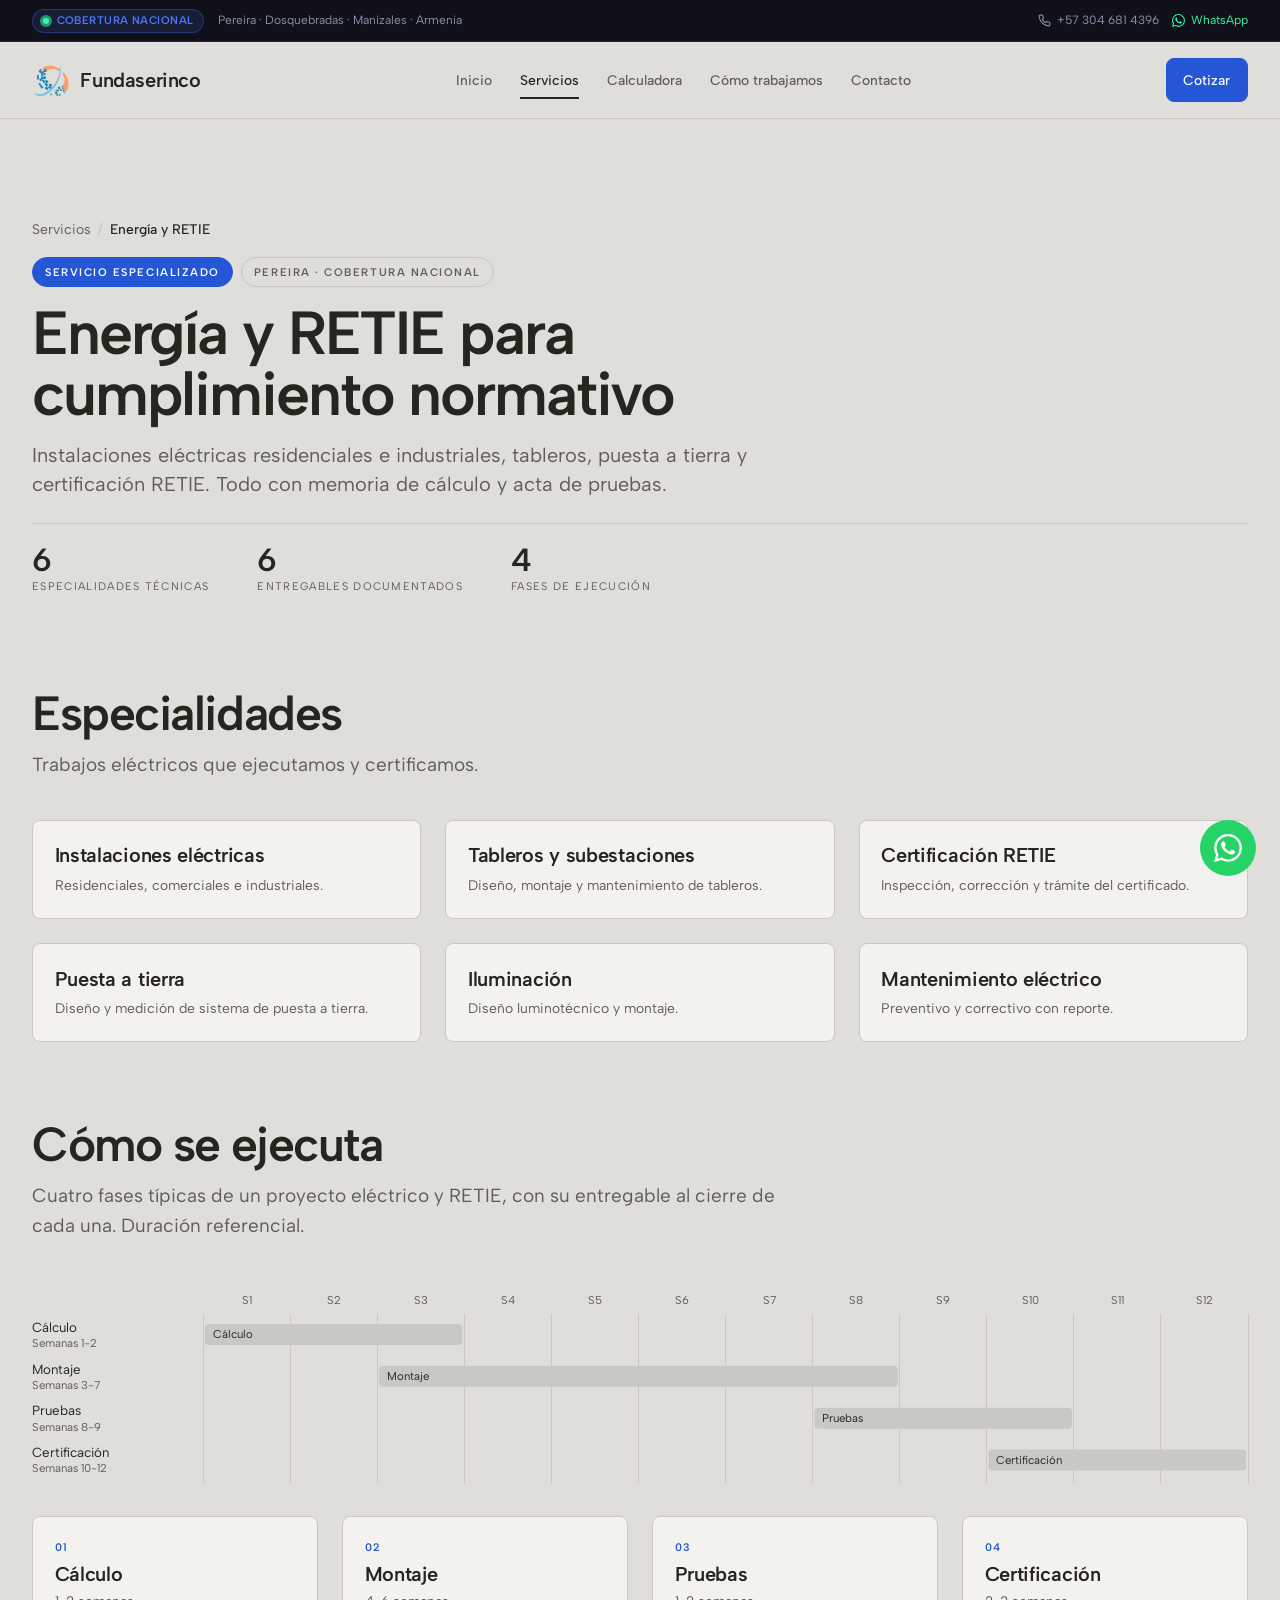
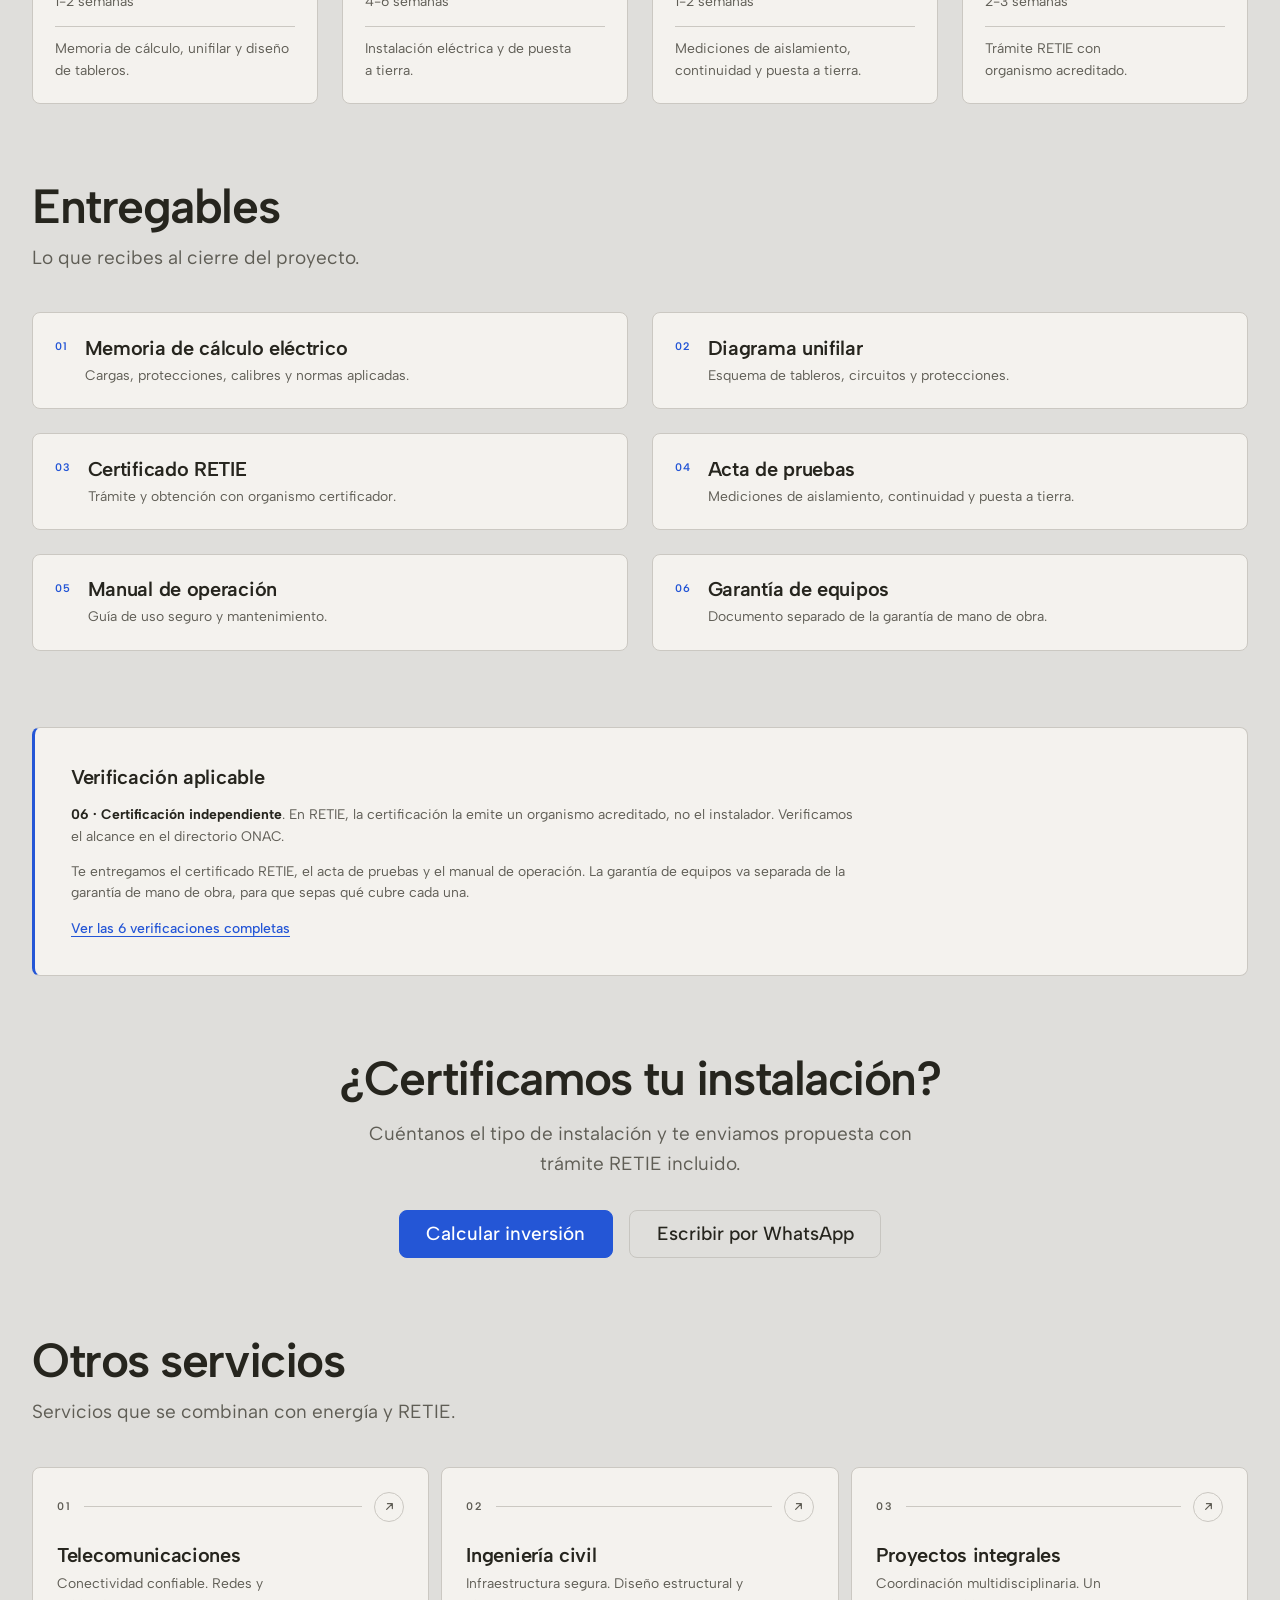
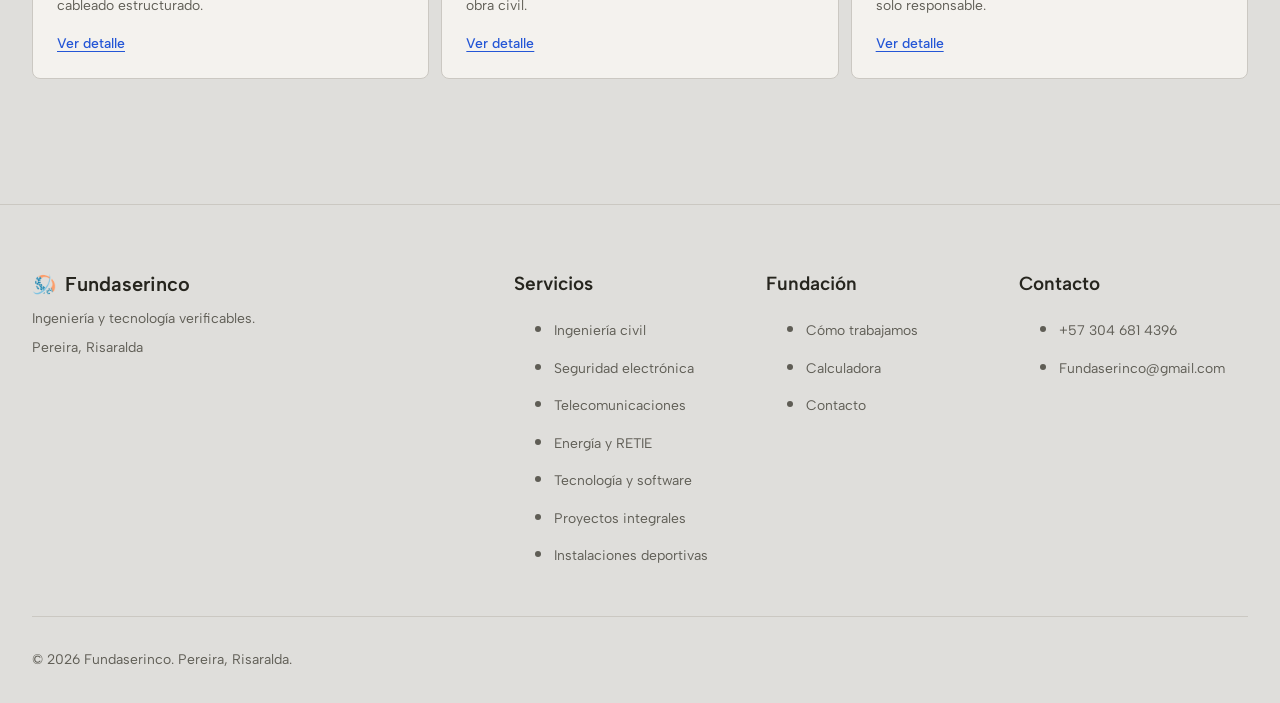
<file: servicios/energia-retie.html>
<!DOCTYPE html>
<html lang="es">
<head>
  <meta charset="UTF-8">
  <meta name="viewport" content="width=device-width, initial-scale=1.0">
  <title>Energía y RETIE · Fundaserinco</title>
  <meta name="description" content="Instalaciones eléctricas residenciales e industriales, tableros y certificación RETIE en Pereira.">
  <meta name="theme-color" content="#0f1019">
  <link rel="preconnect" href="https://fonts.googleapis.com">
  <link rel="preconnect" href="https://fonts.gstatic.com" crossorigin>
  <link href="https://fonts.googleapis.com/css2?family=Albert+Sans:wght@400;500;600&display=swap" rel="stylesheet">
  <link rel="stylesheet" href="../assets/css/main.css">
  <link rel="stylesheet" href="../assets/css/components.css">
  <link rel="stylesheet" href="../assets/css/sections.css">
  <link rel="stylesheet" href="../assets/css/pages.css">
  <link rel="stylesheet" href="../assets/css/motion.css">
  <link rel="icon" href="../favicon.png" type="image/png" sizes="64x64">
  <link rel="apple-touch-icon" href="../assets/img/logo-simbolo-180.png">
  <meta property="og:type" content="website">
  <meta property="og:site_name" content="Fundaserinco">
  <meta property="og:locale" content="es_CO">
  <meta property="og:title" content="Energía y RETIE · Fundaserinco">
  <meta property="og:description" content="Instalaciones eléctricas residenciales e industriales, tableros y certificación RETIE.">
  <link rel="canonical" href="https://shoyosb-maker.github.io/fundaserinco-pagina-web-/servicios/energia-retie.html">
  <meta property="og:url" content="https://shoyosb-maker.github.io/fundaserinco-pagina-web-/servicios/energia-retie.html">
  <meta property="og:image" content="https://shoyosb-maker.github.io/fundaserinco-pagina-web-/assets/img/og-fundaserinco-2026.jpg">
  <meta property="og:image:secure_url" content="https://shoyosb-maker.github.io/fundaserinco-pagina-web-/assets/img/og-fundaserinco-2026.jpg">
  <meta property="og:image:type" content="image/jpeg">
  <meta property="og:image:width" content="1200">
  <meta property="og:image:height" content="630">
  <meta property="og:image:alt" content="Fundaserinco · Ingeniería y tecnología verificables en Pereira">
  <meta name="twitter:card" content="summary_large_image">
  <meta name="twitter:title" content="Energía y RETIE · Fundaserinco">
  <meta name="twitter:description" content="Instalaciones eléctricas residenciales e industriales, tableros y certificación RETIE.">
  <meta name="twitter:image" content="https://shoyosb-maker.github.io/fundaserinco-pagina-web-/assets/img/og-fundaserinco-2026.jpg">
  <meta name="twitter:image:alt" content="Fundaserinco · Ingeniería y tecnología verificables en Pereira">
</head>
<body data-page="service">
  <script>document.documentElement.classList.add('js')</script>
  <div class="topbar">
    <div class="topbar-inner">
      <div class="topbar-left">
        <span class="topbar-badge"><span class="pulse-dot" aria-hidden="true"></span><span>Cobertura nacional</span></span>
        <span class="topbar-region">Pereira · Dosquebradas · Manizales · Armenia</span>
      </div>
      <div class="topbar-right">
        <a href="tel:+573046814396" class="topbar-link topbar-link--phone"><svg viewBox="0 0 24 24" width="13" height="13" fill="none" stroke="currentColor" stroke-width="2" stroke-linecap="round" stroke-linejoin="round" aria-hidden="true"><path d="M22 16.92v3a2 2 0 0 1-2.18 2 19.79 19.79 0 0 1-8.63-3.07 19.5 19.5 0 0 1-6-6 19.79 19.79 0 0 1-3.07-8.67A2 2 0 0 1 4.11 2h3a2 2 0 0 1 2 1.72 12.84 12.84 0 0 0 .7 2.81 2 2 0 0 1-.45 2.11L8.09 9.91a16 16 0 0 0 6 6l1.27-1.27a2 2 0 0 1 2.11-.45 12.84 12.84 0 0 0 2.81.7A2 2 0 0 1 22 16.92z"/></svg>+57 304 681 4396</a>
        <a href="https://wa.me/573046814396?text=Hola%2C%20quiero%20asesor%C3%ADa." class="topbar-link topbar-link--wa" target="_blank" rel="noopener"><svg viewBox="0 0 24 24" width="13" height="13" fill="currentColor" aria-hidden="true"><path d="M17.472 14.382c-.297-.149-1.758-.867-2.03-.967-.273-.099-.471-.148-.67.15-.197.297-.767.966-.94 1.164-.173.199-.347.223-.644.075-.297-.15-1.255-.463-2.39-1.475-.883-.788-1.48-1.761-1.653-2.059-.173-.297-.018-.458.13-.606.134-.133.298-.347.446-.52.149-.174.198-.298.298-.497.099-.198.05-.371-.025-.52-.075-.149-.669-1.612-.916-2.207-.242-.579-.487-.5-.669-.51a12.8 12.8 0 0 0-.57-.01c-.198 0-.52.074-.792.372-.272.297-1.04 1.016-1.04 2.479 0 1.462 1.065 2.875 1.213 3.074.149.198 2.096 3.2 5.077 4.487.709.306 1.262.489 1.694.625.712.227 1.36.195 1.871.118.571-.085 1.758-.719 2.006-1.413.248-.694.248-1.289.173-1.413-.074-.124-.272-.198-.57-.347m-5.421 7.403h-.004a9.87 9.87 0 0 1-5.031-1.378l-.361-.214-3.741.982.998-3.648-.235-.374a9.86 9.86 0 0 1-1.51-5.26c.001-5.45 4.436-9.884 9.888-9.884 2.64 0 5.122 1.03 6.988 2.898a9.825 9.825 0 0 1 2.893 6.994c-.003 5.45-4.437 9.884-9.885 9.884m8.413-18.297A11.815 11.815 0 0 0 12.05 0C5.495 0 .16 5.335.157 11.892c0 2.096.547 4.142 1.588 5.945L.057 24l6.305-1.654a11.882 11.882 0 0 0 5.683 1.448h.005c6.554 0 11.89-5.335 11.893-11.893a11.821 11.821 0 0 0-3.48-8.413Z"/></svg>WhatsApp</a>
      </div>
    </div>
  </div>

  <header class="site-header">
    <div class="header-inner">
      <a href="../index.html" class="brand" aria-label="Fundaserinco — Ir a inicio"><img class="brand-mark" src="../assets/img/logo-simbolo-128.png" alt="" width="38" height="38" decoding="async"><span class="brand-name">Fundaserinco</span></a>
      <nav class="main-nav" aria-label="Principal">
        <a href="../index.html">Inicio</a>
        <a href="../servicios.html" aria-current="page">Servicios</a>
        <a href="../calculadora.html">Calculadora</a>
        <a href="../como-trabajamos.html">Cómo trabajamos</a>
        <a href="../contacto.html">Contacto</a>
      </nav>
      <div class="header-actions">
        <a href="https://wa.me/573046814396?text=Hola%2C%20quiero%20cotizar." class="btn btn-primary header-cta" target="_blank" rel="noopener">Cotizar</a>
        <button type="button" class="menu-toggle" aria-expanded="false" aria-controls="mobile-drawer" aria-label="Abrir menú"><span class="menu-toggle-line"></span><span class="menu-toggle-line"></span><span class="menu-toggle-line"></span></button>
      </div>
    </div>
  </header>

  <div class="mobile-backdrop" id="mobile-backdrop" hidden></div>
  <aside class="mobile-drawer" id="mobile-drawer" aria-hidden="true" aria-label="Menú de navegación">
    <div class="drawer-header">
      <span class="drawer-brand"><img src="../assets/img/logo-simbolo-128.png" alt="" width="22" height="22" decoding="async">Menú</span>
      <button type="button" class="drawer-close" aria-label="Cerrar menú"><svg viewBox="0 0 24 24" width="20" height="20" fill="none" stroke="currentColor" stroke-width="2" stroke-linecap="round" stroke-linejoin="round" aria-hidden="true"><path d="M18 6 6 18M6 6l12 12"/></svg></button>
    </div>
    <nav class="mobile-nav" aria-label="Principal móvil">
      <a href="../index.html">Inicio</a>
      <a href="../servicios.html" aria-current="page">Servicios</a>
      <a href="../calculadora.html">Calculadora</a>
      <a href="../como-trabajamos.html">Cómo trabajamos</a>
      <a href="../contacto.html">Contacto</a>
    </nav>
    <div class="drawer-actions">
      <a href="https://wa.me/573046814396?text=Hola%2C%20quiero%20cotizar." class="btn btn-wa" target="_blank" rel="noopener">Cotizar por WhatsApp</a>
      <a href="mailto:Fundaserinco@gmail.com" class="btn btn-secondary">Escribir por correo</a>
    </div>
    <div class="drawer-contact">
      <a href="tel:+573046814396"><svg viewBox="0 0 24 24" width="14" height="14" fill="none" stroke="currentColor" stroke-width="2" stroke-linecap="round" stroke-linejoin="round" aria-hidden="true"><path d="M22 16.92v3a2 2 0 0 1-2.18 2 19.79 19.79 0 0 1-8.63-3.07 19.5 19.5 0 0 1-6-6 19.79 19.79 0 0 1-3.07-8.67A2 2 0 0 1 4.11 2h3a2 2 0 0 1 2 1.72 12.84 12.84 0 0 0 .7 2.81 2 2 0 0 1-.45 2.11L8.09 9.91a16 16 0 0 0 6 6l1.27-1.27a2 2 0 0 1 2.11-.45 12.84 12.84 0 0 0 2.81.7A2 2 0 0 1 22 16.92z"/></svg>+57 304 681 4396</a>
      <a href="mailto:Fundaserinco@gmail.com"><svg viewBox="0 0 24 24" width="14" height="14" fill="none" stroke="currentColor" stroke-width="2" stroke-linecap="round" stroke-linejoin="round" aria-hidden="true"><rect x="2" y="4" width="20" height="16" rx="2"/><path d="m22 7-10 6L2 7"/></svg>Fundaserinco@gmail.com</a>
    </div>
  </aside>

  <main>
    <section class="service-scene">
      <div class="service-hero">
        <nav class="breadcrumb" aria-label="Ruta">
          <a href="../servicios.html">Servicios</a>
          <span class="breadcrumb-sep" aria-hidden="true">/</span>
          <span>Energía y RETIE</span>
        </nav>

        <div class="svc-badges">
          <span class="svc-badge svc-badge--accent">Servicio especializado</span>
          <span class="svc-badge">Pereira · cobertura nacional</span>
        </div>

        <header class="detail-hero">
          <h1>Energía y RETIE para cumplimiento normativo</h1>
          <p class="lead">Instalaciones eléctricas residenciales e industriales, tableros, puesta a tierra y certificación RETIE. Todo con memoria de cálculo y acta de pruebas.</p>
        </header>

        <div class="svc-metrics">
          <div class="svc-metric"><span class="svc-metric-value">6</span><span class="svc-metric-label">Especialidades técnicas</span></div>
          <div class="svc-metric"><span class="svc-metric-value">6</span><span class="svc-metric-label">Entregables documentados</span></div>
          <div class="svc-metric"><span class="svc-metric-value">4</span><span class="svc-metric-label">Fases de ejecución</span></div>
        </div>
      </div>

      <section class="section">
        <header class="section-header"><h2>Especialidades</h2><p>Trabajos eléctricos que ejecutamos y certificamos.</p></header>
        <div class="specialties-grid" data-stagger>
          <div class="specialty"><h3>Instalaciones eléctricas</h3><p>Residenciales, comerciales e industriales.</p></div>
          <div class="specialty"><h3>Tableros y subestaciones</h3><p>Diseño, montaje y mantenimiento de tableros.</p></div>
          <div class="specialty"><h3>Certificación RETIE</h3><p>Inspección, corrección y trámite del certificado.</p></div>
          <div class="specialty"><h3>Puesta a tierra</h3><p>Diseño y medición de sistema de puesta a tierra.</p></div>
          <div class="specialty"><h3>Iluminación</h3><p>Diseño luminotécnico y montaje.</p></div>
          <div class="specialty"><h3>Mantenimiento eléctrico</h3><p>Preventivo y correctivo con reporte.</p></div>
        </div>
      </section>

      <section class="section execution">
        <header class="section-header"><h2>Cómo se ejecuta</h2><p>Cuatro fases típicas de un proyecto eléctrico y RETIE, con su entregable al cierre de cada una. Duración referencial.</p></header>
        <div class="execution-chart" id="exec-chart" role="img" aria-label="Fases típicas del servicio de energía y RETIE"></div>
        <div class="execution-steps" data-stagger>
          <article class="execution-step"><span class="execution-num">01</span><h3>Cálculo</h3><p class="execution-duration">1-2 semanas</p><p class="execution-deliverable">Memoria de cálculo, unifilar y diseño de tableros.</p></article>
          <article class="execution-step"><span class="execution-num">02</span><h3>Montaje</h3><p class="execution-duration">4-6 semanas</p><p class="execution-deliverable">Instalación eléctrica y de puesta a tierra.</p></article>
          <article class="execution-step"><span class="execution-num">03</span><h3>Pruebas</h3><p class="execution-duration">1-2 semanas</p><p class="execution-deliverable">Mediciones de aislamiento, continuidad y puesta a tierra.</p></article>
          <article class="execution-step"><span class="execution-num">04</span><h3>Certificación</h3><p class="execution-duration">2-3 semanas</p><p class="execution-deliverable">Trámite RETIE con organismo acreditado.</p></article>
        </div>
      </section>

      <section class="section">
        <header class="section-header"><h2>Entregables</h2><p>Lo que recibes al cierre del proyecto.</p></header>
        <div class="deliverables-list" data-stagger>
          <div class="deliverable"><span class="deliverable-num">01</span><div><h3>Memoria de cálculo eléctrico</h3><p>Cargas, protecciones, calibres y normas aplicadas.</p></div>
          </div>
          <div class="deliverable"><span class="deliverable-num">02</span><div><h3>Diagrama unifilar</h3><p>Esquema de tableros, circuitos y protecciones.</p></div>
          </div>
          <div class="deliverable"><span class="deliverable-num">03</span><div><h3>Certificado RETIE</h3><p>Trámite y obtención con organismo certificador.</p></div>
          </div>
          <div class="deliverable"><span class="deliverable-num">04</span><div><h3>Acta de pruebas</h3><p>Mediciones de aislamiento, continuidad y puesta a tierra.</p></div>
          </div>
          <div class="deliverable"><span class="deliverable-num">05</span><div><h3>Manual de operación</h3><p>Guía de uso seguro y mantenimiento.</p></div>
          </div>
          <div class="deliverable"><span class="deliverable-num">06</span><div><h3>Garantía de equipos</h3><p>Documento separado de la garantía de mano de obra.</p></div>
          </div>
        </div>
      </section>

      <section class="section">
        <div class="verification-callout"><div class="verification-callout-inner">
            <h3>Verificación aplicable</h3>
            <p><strong>06 · Certificación independiente</strong>. En RETIE, la certificación la emite un organismo acreditado, no el instalador. Verificamos el alcance en el directorio ONAC.</p>
            <p>Te entregamos el certificado RETIE, el acta de pruebas y el manual de operación. La garantía de equipos va separada de la garantía de mano de obra, para que sepas qué cubre cada una.</p>
            <p><a href="../como-trabajamos.html" class="link">Ver las 6 verificaciones completas</a></p>
          </div>
        </div>
      </section>

      <section class="section cta">
        <h2>¿Certificamos tu instalación?</h2>
        <p>Cuéntanos el tipo de instalación y te enviamos propuesta con trámite RETIE incluido.</p>
        <div class="cta-actions" data-stagger>
          <a href="../calculadora.html?svc=energia" class="btn btn-primary">Calcular inversión</a>
          <a href="https://wa.me/573046814396?text=Hola%2C%20quiero%20cotizar%20energ%C3%ADa%20y%20RETIE." class="btn btn-secondary" target="_blank" rel="noopener">Escribir por WhatsApp</a>
        </div>
      </section>

      <section class="section">
        <header class="section-header"><h2>Otros servicios</h2><p>Servicios que se combinan con energía y RETIE.</p></header>
        <div class="services-detailed" data-stagger>
          <article class="service-card card-2 svc-media svc-media--telecom">
            <div class="service-card-top">
              <span class="tile-index" aria-hidden="true"></span>
              <span class="tile-line" aria-hidden="true"></span>
              <span class="tile-arrow" aria-hidden="true">
                <svg viewBox="0 0 16 16" fill="none" stroke="currentColor" stroke-width="1.5" stroke-linecap="round" stroke-linejoin="round"><path d="M4.5 11.5 11.5 4.5M5.5 4.5h6v6"/></svg>
              </span>
            </div>
            <h3>Telecomunicaciones</h3>
            <p class="service-card-desc">Conectividad confiable. Redes y cableado estructurado.</p>
            <a href="telecomunicaciones.html" class="service-card-link">Ver detalle</a>
          </article>
          <article class="service-card card-2 svc-media svc-media--civil">
            <div class="service-card-top">
              <span class="tile-index" aria-hidden="true"></span>
              <span class="tile-line" aria-hidden="true"></span>
              <span class="tile-arrow" aria-hidden="true">
                <svg viewBox="0 0 16 16" fill="none" stroke="currentColor" stroke-width="1.5" stroke-linecap="round" stroke-linejoin="round"><path d="M4.5 11.5 11.5 4.5M5.5 4.5h6v6"/></svg>
              </span>
            </div>
            <h3>Ingeniería civil</h3>
            <p class="service-card-desc">Infraestructura segura. Diseño estructural y obra civil.</p>
            <a href="ingenieria-civil.html" class="service-card-link">Ver detalle</a>
          </article>
          <article class="service-card card-2 svc-media svc-media--integrales">
            <div class="service-card-top">
              <span class="tile-index" aria-hidden="true"></span>
              <span class="tile-line" aria-hidden="true"></span>
              <span class="tile-arrow" aria-hidden="true">
                <svg viewBox="0 0 16 16" fill="none" stroke="currentColor" stroke-width="1.5" stroke-linecap="round" stroke-linejoin="round"><path d="M4.5 11.5 11.5 4.5M5.5 4.5h6v6"/></svg>
              </span>
            </div>
            <h3>Proyectos integrales</h3>
            <p class="service-card-desc">Coordinación multidisciplinaria. Un solo responsable.</p>
            <a href="proyectos-integrales.html" class="service-card-link">Ver detalle</a>
          </article>
        </div>
      </section>
    </section>
  </main>

  <footer class="site-footer">
    <div class="footer-grid">
      <div><p class="footer-logo"><img src="../assets/img/logo-simbolo-128.png" alt="" width="24" height="24" decoding="async">Fundaserinco</p><p class="footer-desc">Ingeniería y tecnología verificables.</p><p class="footer-place">Pereira, Risaralda</p></div>
      <div><p class="footer-heading">Servicios</p><ul>
          <li><a href="ingenieria-civil.html">Ingeniería civil</a></li>
          <li><a href="seguridad-electronica.html">Seguridad electrónica</a></li>
          <li><a href="telecomunicaciones.html">Telecomunicaciones</a></li>
          <li><a href="energia-retie.html">Energía y RETIE</a></li>
          <li><a href="tecnologia-software.html">Tecnología y software</a></li>
          <li><a href="proyectos-integrales.html">Proyectos integrales</a></li>
          <li><a href="instalaciones-deportivas.html">Instalaciones deportivas</a></li>
        </ul></div>
      <div><p class="footer-heading">Fundación</p><ul>
          <li><a href="../como-trabajamos.html">Cómo trabajamos</a></li>
          <li><a href="../calculadora.html">Calculadora</a></li>
          <li><a href="../contacto.html">Contacto</a></li>
        </ul></div>
      <div><p class="footer-heading">Contacto</p><ul>
          <li><a href="https://wa.me/573046814396">+57 304 681 4396</a></li>
          <li><a href="mailto:Fundaserinco@gmail.com">Fundaserinco@gmail.com</a></li>
        </ul></div>
    </div>
    <p class="footer-legal">© 2026 Fundaserinco. Pereira, Risaralda.</p>
  </footer>

  <a href="https://wa.me/573046814396?text=Hola%2C%20quiero%20cotizar." class="whatsapp-fab" aria-label="Escribir por WhatsApp" target="_blank" rel="noopener">
    <svg viewBox="0 0 24 24" width="28" height="28" fill="currentColor" aria-hidden="true"><path d="M17.472 14.382c-.297-.149-1.758-.867-2.03-.967-.273-.099-.471-.148-.67.15-.197.297-.767.966-.94 1.164-.173.199-.347.223-.644.075-.297-.15-1.255-.463-2.39-1.475-.883-.788-1.48-1.761-1.653-2.059-.173-.297-.018-.458.13-.606.134-.133.298-.347.446-.52.149-.174.198-.298.298-.497.099-.198.05-.371-.025-.52-.075-.149-.669-1.612-.916-2.207-.242-.579-.487-.5-.669-.51a12.8 12.8 0 0 0-.57-.01c-.198 0-.52.074-.792.372-.272.297-1.04 1.016-1.04 2.479 0 1.462 1.065 2.875 1.213 3.074.149.198 2.096 3.2 5.077 4.487.709.306 1.262.489 1.694.625.712.227 1.36.195 1.871.118.571-.085 1.758-.719 2.006-1.413.248-.694.248-1.289.173-1.413-.074-.124-.272-.198-.57-.347m-5.421 7.403h-.004a9.87 9.87 0 0 1-5.031-1.378l-.361-.214-3.741.982.998-3.648-.235-.374a9.86 9.86 0 0 1-1.51-5.26c.001-5.45 4.436-9.884 9.888-9.884 2.64 0 5.122 1.03 6.988 2.898a9.825 9.825 0 0 1 2.893 6.994c-.003 5.45-4.437 9.884-9.885 9.884m8.413-18.297A11.815 11.815 0 0 0 12.05 0C5.495 0 .16 5.335.157 11.892c0 2.096.547 4.142 1.588 5.945L.057 24l6.305-1.654a11.882 11.882 0 0 0 5.683 1.448h.005c6.554 0 11.89-5.335 11.893-11.893a11.821 11.821 0 0 0-3.48-8.413Z"/></svg>
  </a>

  <script src="../assets/js/stagger.js"></script>
  <script src="../assets/js/base.js"></script>
  <script src="../assets/js/charts.js"></script>
  <script>
    (function () {
      const el = document.getElementById('exec-chart');
      if (!el || !window.Charts || !Charts.timeline) return;
      Charts.timeline(el, [
        { label: 'Cálculo', sub: 'Semanas 1-2', bars: [{ from: 0, to: 2, kind: 'phase', label: 'Cálculo' }] },
        { label: 'Montaje', sub: 'Semanas 3-7', bars: [{ from: 2, to: 7, kind: 'phase', label: 'Montaje' }] },
        { label: 'Pruebas', sub: 'Semanas 8-9', bars: [{ from: 7, to: 9, kind: 'phase', label: 'Pruebas' }] },
        { label: 'Certificación', sub: 'Semanas 10-12', bars: [{ from: 9, to: 12, kind: 'phase', label: 'Certificación' }] }
      ], { phase: { label: 'Fase', mark: 'fill' } }, {
        days: ['S1','S2','S3','S4','S5','S6','S7','S8','S9','S10','S11','S12'], today: null, labelWidth: 180, rowHeight: 44
      });
    })();
  </script>
</body>
</html>
</file>
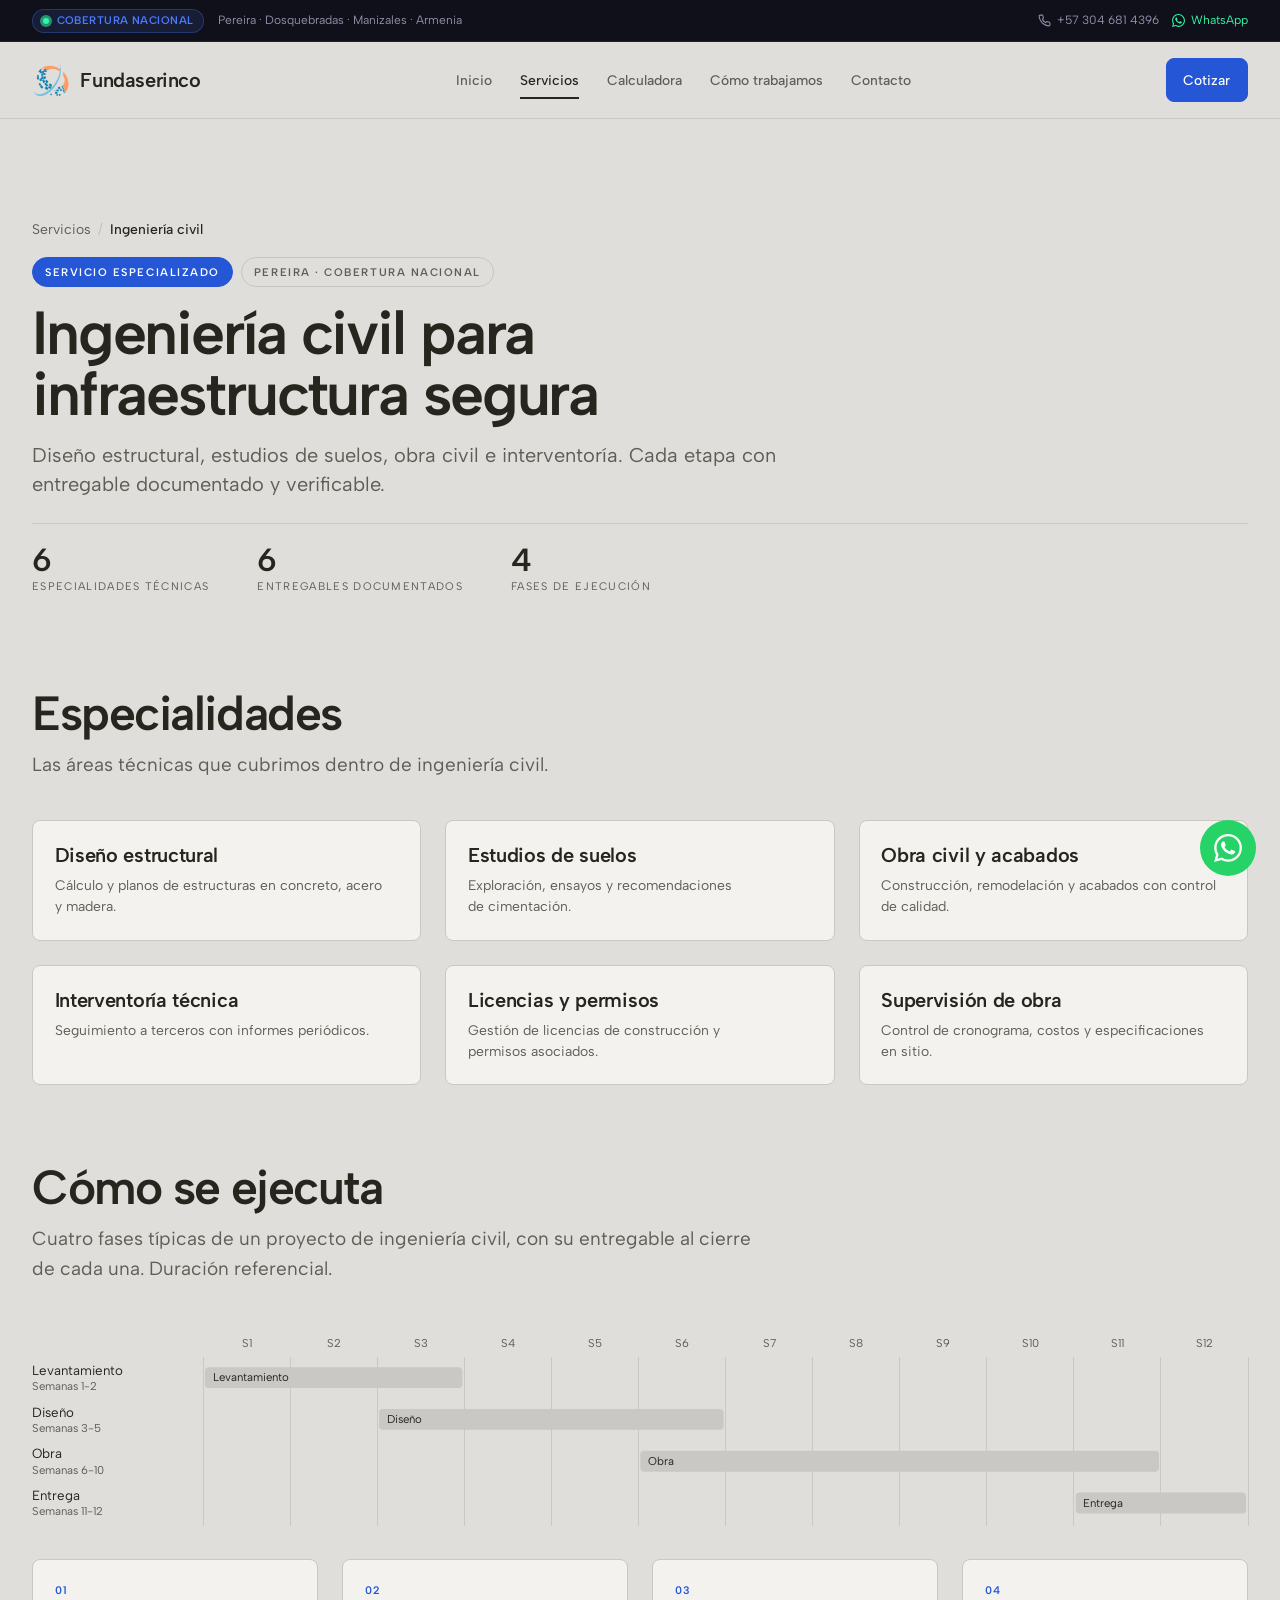
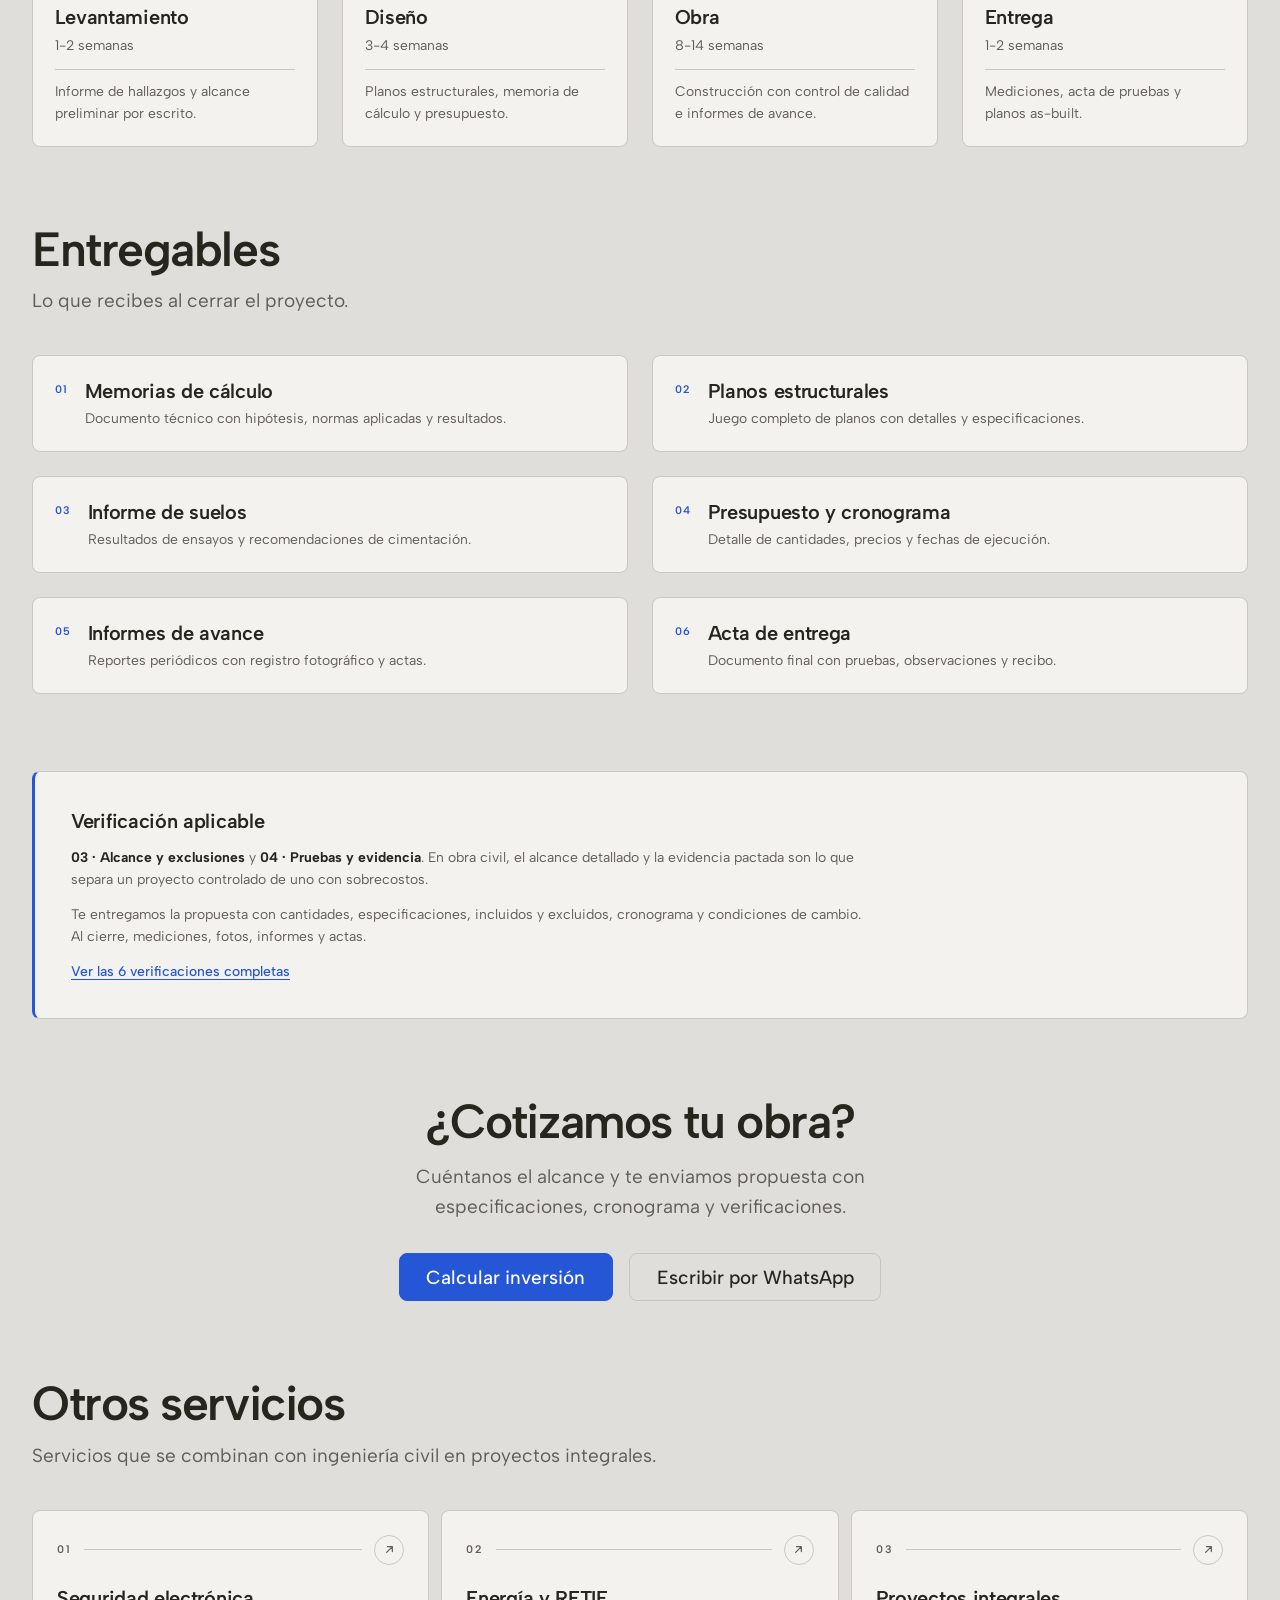
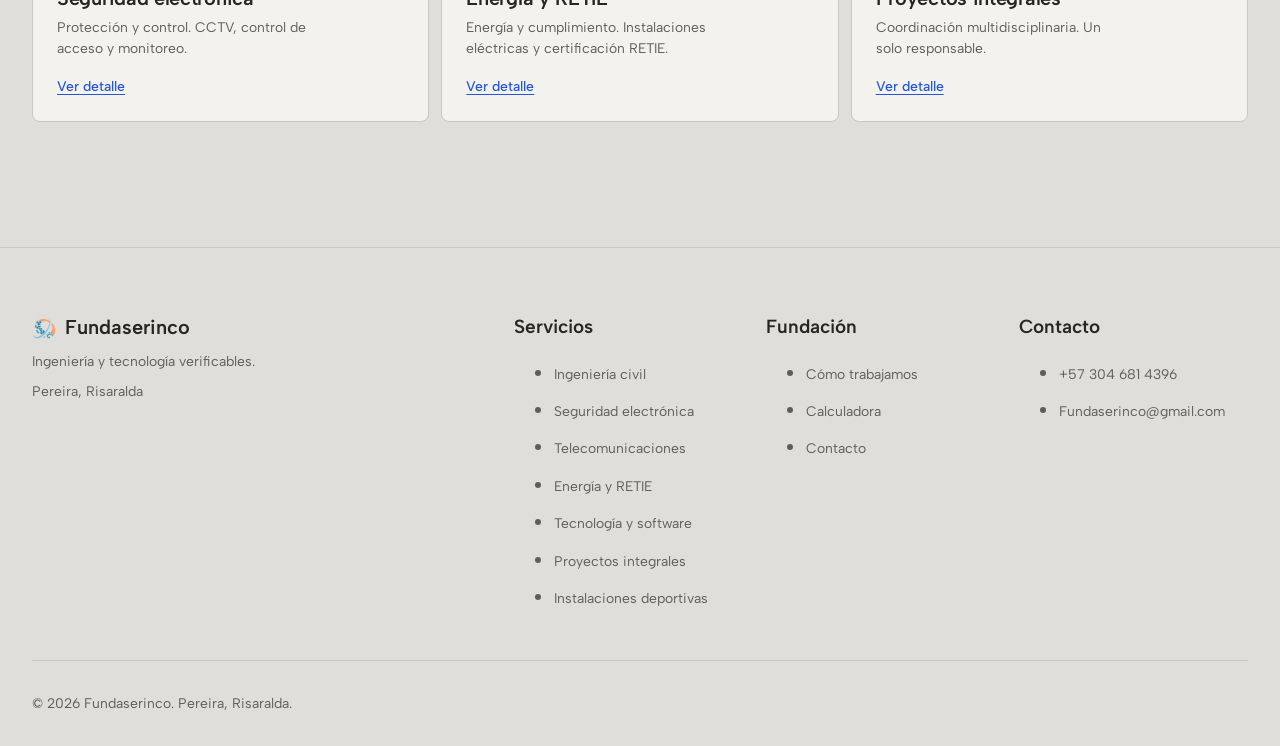
<file: servicios/ingenieria-civil.html>
<!DOCTYPE html>
<html lang="es">
<head>
  <meta charset="UTF-8">
  <meta name="viewport" content="width=device-width, initial-scale=1.0">
  <title>Ingeniería civil · Fundaserinco</title>
  <meta name="description" content="Diseño estructural, estudios de suelos y obra civil en Pereira. Entregables verificables con memorias, planos y actas.">
  <meta name="theme-color" content="#0f1019">
  <link rel="preconnect" href="https://fonts.googleapis.com">
  <link rel="preconnect" href="https://fonts.gstatic.com" crossorigin>
  <link href="https://fonts.googleapis.com/css2?family=Albert+Sans:wght@400;500;600&display=swap" rel="stylesheet">
  <link rel="stylesheet" href="../assets/css/main.css">
  <link rel="stylesheet" href="../assets/css/components.css">
  <link rel="stylesheet" href="../assets/css/sections.css">
  <link rel="stylesheet" href="../assets/css/pages.css">
  <link rel="stylesheet" href="../assets/css/motion.css">
  <link rel="icon" href="../favicon.png" type="image/png" sizes="64x64">
  <link rel="apple-touch-icon" href="../assets/img/logo-simbolo-180.png">
  <meta property="og:type" content="website">
  <meta property="og:site_name" content="Fundaserinco">
  <meta property="og:locale" content="es_CO">
  <meta property="og:title" content="Ingeniería civil · Fundaserinco">
  <meta property="og:description" content="Diseño estructural, estudios de suelos y obra civil en Pereira. Entregables verificables con memorias, planos y actas.">
  <link rel="canonical" href="https://shoyosb-maker.github.io/fundaserinco-pagina-web-/servicios/ingenieria-civil.html">
  <meta property="og:url" content="https://shoyosb-maker.github.io/fundaserinco-pagina-web-/servicios/ingenieria-civil.html">
  <meta property="og:image" content="https://shoyosb-maker.github.io/fundaserinco-pagina-web-/assets/img/og-fundaserinco-2026.jpg">
  <meta property="og:image:secure_url" content="https://shoyosb-maker.github.io/fundaserinco-pagina-web-/assets/img/og-fundaserinco-2026.jpg">
  <meta property="og:image:type" content="image/jpeg">
  <meta property="og:image:width" content="1200">
  <meta property="og:image:height" content="630">
  <meta property="og:image:alt" content="Fundaserinco · Ingeniería y tecnología verificables en Pereira">
  <meta name="twitter:card" content="summary_large_image">
  <meta name="twitter:title" content="Ingeniería civil · Fundaserinco">
  <meta name="twitter:description" content="Diseño estructural, estudios de suelos y obra civil en Pereira. Entregables verificables con memorias, planos y actas.">
  <meta name="twitter:image" content="https://shoyosb-maker.github.io/fundaserinco-pagina-web-/assets/img/og-fundaserinco-2026.jpg">
  <meta name="twitter:image:alt" content="Fundaserinco · Ingeniería y tecnología verificables en Pereira">
</head>
<body data-page="service">
  <script>document.documentElement.classList.add('js')</script>

  <div class="topbar">
    <div class="topbar-inner">
      <div class="topbar-left">
        <span class="topbar-badge"><span class="pulse-dot" aria-hidden="true"></span><span>Cobertura nacional</span></span>
        <span class="topbar-region">Pereira · Dosquebradas · Manizales · Armenia</span>
      </div>
      <div class="topbar-right">
        <a href="tel:+573046814396" class="topbar-link topbar-link--phone"><svg viewBox="0 0 24 24" width="13" height="13" fill="none" stroke="currentColor" stroke-width="2" stroke-linecap="round" stroke-linejoin="round" aria-hidden="true"><path d="M22 16.92v3a2 2 0 0 1-2.18 2 19.79 19.79 0 0 1-8.63-3.07 19.5 19.5 0 0 1-6-6 19.79 19.79 0 0 1-3.07-8.67A2 2 0 0 1 4.11 2h3a2 2 0 0 1 2 1.72 12.84 12.84 0 0 0 .7 2.81 2 2 0 0 1-.45 2.11L8.09 9.91a16 16 0 0 0 6 6l1.27-1.27a2 2 0 0 1 2.11-.45 12.84 12.84 0 0 0 2.81.7A2 2 0 0 1 22 16.92z"/></svg>+57 304 681 4396</a>
        <a href="https://wa.me/573046814396?text=Hola%2C%20quiero%20asesor%C3%ADa." class="topbar-link topbar-link--wa" target="_blank" rel="noopener"><svg viewBox="0 0 24 24" width="13" height="13" fill="currentColor" aria-hidden="true"><path d="M17.472 14.382c-.297-.149-1.758-.867-2.03-.967-.273-.099-.471-.148-.67.15-.197.297-.767.966-.94 1.164-.173.199-.347.223-.644.075-.297-.15-1.255-.463-2.39-1.475-.883-.788-1.48-1.761-1.653-2.059-.173-.297-.018-.458.13-.606.134-.133.298-.347.446-.52.149-.174.198-.298.298-.497.099-.198.05-.371-.025-.52-.075-.149-.669-1.612-.916-2.207-.242-.579-.487-.5-.669-.51a12.8 12.8 0 0 0-.57-.01c-.198 0-.52.074-.792.372-.272.297-1.04 1.016-1.04 2.479 0 1.462 1.065 2.875 1.213 3.074.149.198 2.096 3.2 5.077 4.487.709.306 1.262.489 1.694.625.712.227 1.36.195 1.871.118.571-.085 1.758-.719 2.006-1.413.248-.694.248-1.289.173-1.413-.074-.124-.272-.198-.57-.347m-5.421 7.403h-.004a9.87 9.87 0 0 1-5.031-1.378l-.361-.214-3.741.982.998-3.648-.235-.374a9.86 9.86 0 0 1-1.51-5.26c.001-5.45 4.436-9.884 9.888-9.884 2.64 0 5.122 1.03 6.988 2.898a9.825 9.825 0 0 1 2.893 6.994c-.003 5.45-4.437 9.884-9.885 9.884m8.413-18.297A11.815 11.815 0 0 0 12.05 0C5.495 0 .16 5.335.157 11.892c0 2.096.547 4.142 1.588 5.945L.057 24l6.305-1.654a11.882 11.882 0 0 0 5.683 1.448h.005c6.554 0 11.89-5.335 11.893-11.893a11.821 11.821 0 0 0-3.48-8.413Z"/></svg>WhatsApp</a>
      </div>
    </div>
  </div>

  <header class="site-header">
    <div class="header-inner">
      <a href="../index.html" class="brand" aria-label="Fundaserinco — Ir a inicio"><img class="brand-mark" src="../assets/img/logo-simbolo-128.png" alt="" width="38" height="38" decoding="async"><span class="brand-name">Fundaserinco</span></a>
      <nav class="main-nav" aria-label="Principal">
        <a href="../index.html">Inicio</a>
        <a href="../servicios.html" aria-current="page">Servicios</a>
        <a href="../calculadora.html">Calculadora</a>
        <a href="../como-trabajamos.html">Cómo trabajamos</a>
        <a href="../contacto.html">Contacto</a>
      </nav>
      <div class="header-actions">
        <a href="https://wa.me/573046814396?text=Hola%2C%20quiero%20cotizar." class="btn btn-primary header-cta" target="_blank" rel="noopener">Cotizar</a>
        <button type="button" class="menu-toggle" aria-expanded="false" aria-controls="mobile-drawer" aria-label="Abrir menú"><span class="menu-toggle-line"></span><span class="menu-toggle-line"></span><span class="menu-toggle-line"></span></button>
      </div>
    </div>
  </header>

  <div class="mobile-backdrop" id="mobile-backdrop" hidden></div>
  <aside class="mobile-drawer" id="mobile-drawer" aria-hidden="true" aria-label="Menú de navegación">
    <div class="drawer-header">
      <span class="drawer-brand"><img src="../assets/img/logo-simbolo-128.png" alt="" width="22" height="22" decoding="async">Menú</span>
      <button type="button" class="drawer-close" aria-label="Cerrar menú"><svg viewBox="0 0 24 24" width="20" height="20" fill="none" stroke="currentColor" stroke-width="2" stroke-linecap="round" stroke-linejoin="round" aria-hidden="true"><path d="M18 6 6 18M6 6l12 12"/></svg></button>
    </div>
    <nav class="mobile-nav" aria-label="Principal móvil">
      <a href="../index.html">Inicio</a>
      <a href="../servicios.html" aria-current="page">Servicios</a>
      <a href="../calculadora.html">Calculadora</a>
      <a href="../como-trabajamos.html">Cómo trabajamos</a>
      <a href="../contacto.html">Contacto</a>
    </nav>
    <div class="drawer-actions">
      <a href="https://wa.me/573046814396?text=Hola%2C%20quiero%20cotizar." class="btn btn-wa" target="_blank" rel="noopener">Cotizar por WhatsApp</a>
      <a href="mailto:Fundaserinco@gmail.com" class="btn btn-secondary">Escribir por correo</a>
    </div>
    <div class="drawer-contact">
      <a href="tel:+573046814396"><svg viewBox="0 0 24 24" width="14" height="14" fill="none" stroke="currentColor" stroke-width="2" stroke-linecap="round" stroke-linejoin="round" aria-hidden="true"><path d="M22 16.92v3a2 2 0 0 1-2.18 2 19.79 19.79 0 0 1-8.63-3.07 19.5 19.5 0 0 1-6-6 19.79 19.79 0 0 1-3.07-8.67A2 2 0 0 1 4.11 2h3a2 2 0 0 1 2 1.72 12.84 12.84 0 0 0 .7 2.81 2 2 0 0 1-.45 2.11L8.09 9.91a16 16 0 0 0 6 6l1.27-1.27a2 2 0 0 1 2.11-.45 12.84 12.84 0 0 0 2.81.7A2 2 0 0 1 22 16.92z"/></svg>+57 304 681 4396</a>
      <a href="mailto:Fundaserinco@gmail.com"><svg viewBox="0 0 24 24" width="14" height="14" fill="none" stroke="currentColor" stroke-width="2" stroke-linecap="round" stroke-linejoin="round" aria-hidden="true"><rect x="2" y="4" width="20" height="16" rx="2"/><path d="m22 7-10 6L2 7"/></svg>Fundaserinco@gmail.com</a>
    </div>
  </aside>

  <main>
    <section class="service-scene">
      <div class="service-hero">
        <nav class="breadcrumb" aria-label="Ruta">
          <a href="../servicios.html">Servicios</a>
          <span class="breadcrumb-sep" aria-hidden="true">/</span>
          <span>Ingeniería civil</span>
        </nav>

        <div class="svc-badges">
          <span class="svc-badge svc-badge--accent">Servicio especializado</span>
          <span class="svc-badge">Pereira · cobertura nacional</span>
        </div>

        <header class="detail-hero">
          <h1>Ingeniería civil para infraestructura segura</h1>
          <p class="lead">Diseño estructural, estudios de suelos, obra civil e interventoría. Cada etapa con entregable documentado y verificable.</p>
        </header>

        <div class="svc-metrics">
          <div class="svc-metric"><span class="svc-metric-value">6</span><span class="svc-metric-label">Especialidades técnicas</span></div>
          <div class="svc-metric"><span class="svc-metric-value">6</span><span class="svc-metric-label">Entregables documentados</span></div>
          <div class="svc-metric"><span class="svc-metric-value">4</span><span class="svc-metric-label">Fases de ejecución</span></div>
        </div>
      </div>

      <section class="section">
        <header class="section-header">
          <h2>Especialidades</h2>
          <p>Las áreas técnicas que cubrimos dentro de ingeniería civil.</p>
        </header>
        <div class="specialties-grid" data-stagger>
          <div class="specialty"><h3>Diseño estructural</h3><p>Cálculo y planos de estructuras en concreto, acero y madera.</p></div>
          <div class="specialty"><h3>Estudios de suelos</h3><p>Exploración, ensayos y recomendaciones de cimentación.</p></div>
          <div class="specialty"><h3>Obra civil y acabados</h3><p>Construcción, remodelación y acabados con control de calidad.</p></div>
          <div class="specialty"><h3>Interventoría técnica</h3><p>Seguimiento a terceros con informes periódicos.</p></div>
          <div class="specialty"><h3>Licencias y permisos</h3><p>Gestión de licencias de construcción y permisos asociados.</p></div>
          <div class="specialty"><h3>Supervisión de obra</h3><p>Control de cronograma, costos y especificaciones en sitio.</p></div>
        </div>
      </section>

      <section class="section execution">
        <header class="section-header">
          <h2>Cómo se ejecuta</h2>
          <p>Cuatro fases típicas de un proyecto de ingeniería civil, con su entregable al cierre de cada una. Duración referencial.</p>
        </header>
        <div class="execution-chart" id="exec-chart" role="img" aria-label="Fases típicas del servicio de ingeniería civil"></div>
        <div class="execution-steps" data-stagger>
          <article class="execution-step"><span class="execution-num">01</span><h3>Levantamiento</h3><p class="execution-duration">1-2 semanas</p><p class="execution-deliverable">Informe de hallazgos y alcance preliminar por escrito.</p></article>
          <article class="execution-step"><span class="execution-num">02</span><h3>Diseño</h3><p class="execution-duration">3-4 semanas</p><p class="execution-deliverable">Planos estructurales, memoria de cálculo y presupuesto.</p></article>
          <article class="execution-step"><span class="execution-num">03</span><h3>Obra</h3><p class="execution-duration">8-14 semanas</p><p class="execution-deliverable">Construcción con control de calidad e informes de avance.</p></article>
          <article class="execution-step"><span class="execution-num">04</span><h3>Entrega</h3><p class="execution-duration">1-2 semanas</p><p class="execution-deliverable">Mediciones, acta de pruebas y planos as-built.</p></article>
        </div>
      </section>

      <section class="section">
        <header class="section-header"><h2>Entregables</h2><p>Lo que recibes al cerrar el proyecto.</p></header>
        <div class="deliverables-list" data-stagger>
          <div class="deliverable"><span class="deliverable-num">01</span><div><h3>Memorias de cálculo</h3><p>Documento técnico con hipótesis, normas aplicadas y resultados.</p></div>
          </div>
          <div class="deliverable"><span class="deliverable-num">02</span><div><h3>Planos estructurales</h3><p>Juego completo de planos con detalles y especificaciones.</p></div>
          </div>
          <div class="deliverable"><span class="deliverable-num">03</span><div><h3>Informe de suelos</h3><p>Resultados de ensayos y recomendaciones de cimentación.</p></div>
          </div>
          <div class="deliverable"><span class="deliverable-num">04</span><div><h3>Presupuesto y cronograma</h3><p>Detalle de cantidades, precios y fechas de ejecución.</p></div>
          </div>
          <div class="deliverable"><span class="deliverable-num">05</span><div><h3>Informes de avance</h3><p>Reportes periódicos con registro fotográfico y actas.</p></div>
          </div>
          <div class="deliverable"><span class="deliverable-num">06</span><div><h3>Acta de entrega</h3><p>Documento final con pruebas, observaciones y recibo.</p></div>
          </div>
        </div>
      </section>

      <section class="section">
        <div class="verification-callout">
          <div class="verification-callout-inner">
            <h3>Verificación aplicable</h3>
            <p><strong>03 · Alcance y exclusiones</strong> y <strong>04 · Pruebas y evidencia</strong>. En obra civil, el alcance detallado y la evidencia pactada son lo que separa un proyecto controlado de uno con sobrecostos.</p>
            <p>Te entregamos la propuesta con cantidades, especificaciones, incluidos y excluidos, cronograma y condiciones de cambio. Al cierre, mediciones, fotos, informes y actas.</p>
            <p><a href="../como-trabajamos.html" class="link">Ver las 6 verificaciones completas</a></p>
          </div>
        </div>
      </section>

      <section class="section cta">
        <h2>¿Cotizamos tu obra?</h2>
        <p>Cuéntanos el alcance y te enviamos propuesta con especificaciones, cronograma y verificaciones.</p>
        <div class="cta-actions" data-stagger>
          <a href="../calculadora.html?svc=civil" class="btn btn-primary">Calcular inversión</a>
          <a href="https://wa.me/573046814396?text=Hola%2C%20quiero%20cotizar%20ingenier%C3%ADa%20civil." class="btn btn-secondary" target="_blank" rel="noopener">Escribir por WhatsApp</a>
        </div>
      </section>

      <section class="section">
        <header class="section-header"><h2>Otros servicios</h2><p>Servicios que se combinan con ingeniería civil en proyectos integrales.</p></header>
        <div class="services-detailed" data-stagger>
          <article class="service-card card-2 svc-media svc-media--seguridad">
            <div class="service-card-top">
              <span class="tile-index" aria-hidden="true"></span>
              <span class="tile-line" aria-hidden="true"></span>
              <span class="tile-arrow" aria-hidden="true">
                <svg viewBox="0 0 16 16" fill="none" stroke="currentColor" stroke-width="1.5" stroke-linecap="round" stroke-linejoin="round"><path d="M4.5 11.5 11.5 4.5M5.5 4.5h6v6"/></svg>
              </span>
            </div>
            <h3>Seguridad electrónica</h3>
            <p class="service-card-desc">Protección y control. CCTV, control de acceso y monitoreo.</p>
            <a href="seguridad-electronica.html" class="service-card-link">Ver detalle</a>
          </article>
          <article class="service-card card-2 svc-media svc-media--energia">
            <div class="service-card-top">
              <span class="tile-index" aria-hidden="true"></span>
              <span class="tile-line" aria-hidden="true"></span>
              <span class="tile-arrow" aria-hidden="true">
                <svg viewBox="0 0 16 16" fill="none" stroke="currentColor" stroke-width="1.5" stroke-linecap="round" stroke-linejoin="round"><path d="M4.5 11.5 11.5 4.5M5.5 4.5h6v6"/></svg>
              </span>
            </div>
            <h3>Energía y RETIE</h3>
            <p class="service-card-desc">Energía y cumplimiento. Instalaciones eléctricas y certificación RETIE.</p>
            <a href="energia-retie.html" class="service-card-link">Ver detalle</a>
          </article>
          <article class="service-card card-2 svc-media svc-media--integrales">
            <div class="service-card-top">
              <span class="tile-index" aria-hidden="true"></span>
              <span class="tile-line" aria-hidden="true"></span>
              <span class="tile-arrow" aria-hidden="true">
                <svg viewBox="0 0 16 16" fill="none" stroke="currentColor" stroke-width="1.5" stroke-linecap="round" stroke-linejoin="round"><path d="M4.5 11.5 11.5 4.5M5.5 4.5h6v6"/></svg>
              </span>
            </div>
            <h3>Proyectos integrales</h3>
            <p class="service-card-desc">Coordinación multidisciplinaria. Un solo responsable.</p>
            <a href="proyectos-integrales.html" class="service-card-link">Ver detalle</a>
          </article>
        </div>
      </section>
    </section>
  </main>

  <footer class="site-footer">
    <div class="footer-grid">
      <div><p class="footer-logo"><img src="../assets/img/logo-simbolo-128.png" alt="" width="24" height="24" decoding="async">Fundaserinco</p><p class="footer-desc">Ingeniería y tecnología verificables.</p><p class="footer-place">Pereira, Risaralda</p></div>
      <div><p class="footer-heading">Servicios</p><ul>
          <li><a href="ingenieria-civil.html">Ingeniería civil</a></li>
          <li><a href="seguridad-electronica.html">Seguridad electrónica</a></li>
          <li><a href="telecomunicaciones.html">Telecomunicaciones</a></li>
          <li><a href="energia-retie.html">Energía y RETIE</a></li>
          <li><a href="tecnologia-software.html">Tecnología y software</a></li>
          <li><a href="proyectos-integrales.html">Proyectos integrales</a></li>
          <li><a href="instalaciones-deportivas.html">Instalaciones deportivas</a></li>
        </ul></div>
      <div><p class="footer-heading">Fundación</p><ul>
          <li><a href="../como-trabajamos.html">Cómo trabajamos</a></li>
          <li><a href="../calculadora.html">Calculadora</a></li>
          <li><a href="../contacto.html">Contacto</a></li>
        </ul></div>
      <div><p class="footer-heading">Contacto</p><ul>
          <li><a href="https://wa.me/573046814396">+57 304 681 4396</a></li>
          <li><a href="mailto:Fundaserinco@gmail.com">Fundaserinco@gmail.com</a></li>
        </ul></div>
    </div>
    <p class="footer-legal">© 2026 Fundaserinco. Pereira, Risaralda.</p>
  </footer>

  <a href="https://wa.me/573046814396?text=Hola%2C%20quiero%20cotizar." class="whatsapp-fab" aria-label="Escribir por WhatsApp" target="_blank" rel="noopener">
    <svg viewBox="0 0 24 24" width="28" height="28" fill="currentColor" aria-hidden="true"><path d="M17.472 14.382c-.297-.149-1.758-.867-2.03-.967-.273-.099-.471-.148-.67.15-.197.297-.767.966-.94 1.164-.173.199-.347.223-.644.075-.297-.15-1.255-.463-2.39-1.475-.883-.788-1.48-1.761-1.653-2.059-.173-.297-.018-.458.13-.606.134-.133.298-.347.446-.52.149-.174.198-.298.298-.497.099-.198.05-.371-.025-.52-.075-.149-.669-1.612-.916-2.207-.242-.579-.487-.5-.669-.51a12.8 12.8 0 0 0-.57-.01c-.198 0-.52.074-.792.372-.272.297-1.04 1.016-1.04 2.479 0 1.462 1.065 2.875 1.213 3.074.149.198 2.096 3.2 5.077 4.487.709.306 1.262.489 1.694.625.712.227 1.36.195 1.871.118.571-.085 1.758-.719 2.006-1.413.248-.694.248-1.289.173-1.413-.074-.124-.272-.198-.57-.347m-5.421 7.403h-.004a9.87 9.87 0 0 1-5.031-1.378l-.361-.214-3.741.982.998-3.648-.235-.374a9.86 9.86 0 0 1-1.51-5.26c.001-5.45 4.436-9.884 9.888-9.884 2.64 0 5.122 1.03 6.988 2.898a9.825 9.825 0 0 1 2.893 6.994c-.003 5.45-4.437 9.884-9.885 9.884m8.413-18.297A11.815 11.815 0 0 0 12.05 0C5.495 0 .16 5.335.157 11.892c0 2.096.547 4.142 1.588 5.945L.057 24l6.305-1.654a11.882 11.882 0 0 0 5.683 1.448h.005c6.554 0 11.89-5.335 11.893-11.893a11.821 11.821 0 0 0-3.48-8.413Z"/></svg>
  </a>

  <script src="../assets/js/stagger.js"></script>
  <script src="../assets/js/base.js"></script>
  <script src="../assets/js/charts.js"></script>
  <script>
    (function () {
      const el = document.getElementById('exec-chart');
      if (!el || !window.Charts || !Charts.timeline) return;
      Charts.timeline(el, [
        { label: 'Levantamiento', sub: 'Semanas 1-2', bars: [{ from: 0, to: 2, kind: 'phase', label: 'Levantamiento' }] },
        { label: 'Diseño', sub: 'Semanas 3-5', bars: [{ from: 2, to: 5, kind: 'phase', label: 'Diseño' }] },
        { label: 'Obra', sub: 'Semanas 6-10', bars: [{ from: 5, to: 10, kind: 'phase', label: 'Obra' }] },
        { label: 'Entrega', sub: 'Semanas 11-12', bars: [{ from: 10, to: 12, kind: 'phase', label: 'Entrega' }] }
      ], { phase: { label: 'Fase', mark: 'fill' } }, {
        days: ['S1','S2','S3','S4','S5','S6','S7','S8','S9','S10','S11','S12'],
        today: null, labelWidth: 180, rowHeight: 44
      });
    })();
  </script>
</body>
</html>
</file>
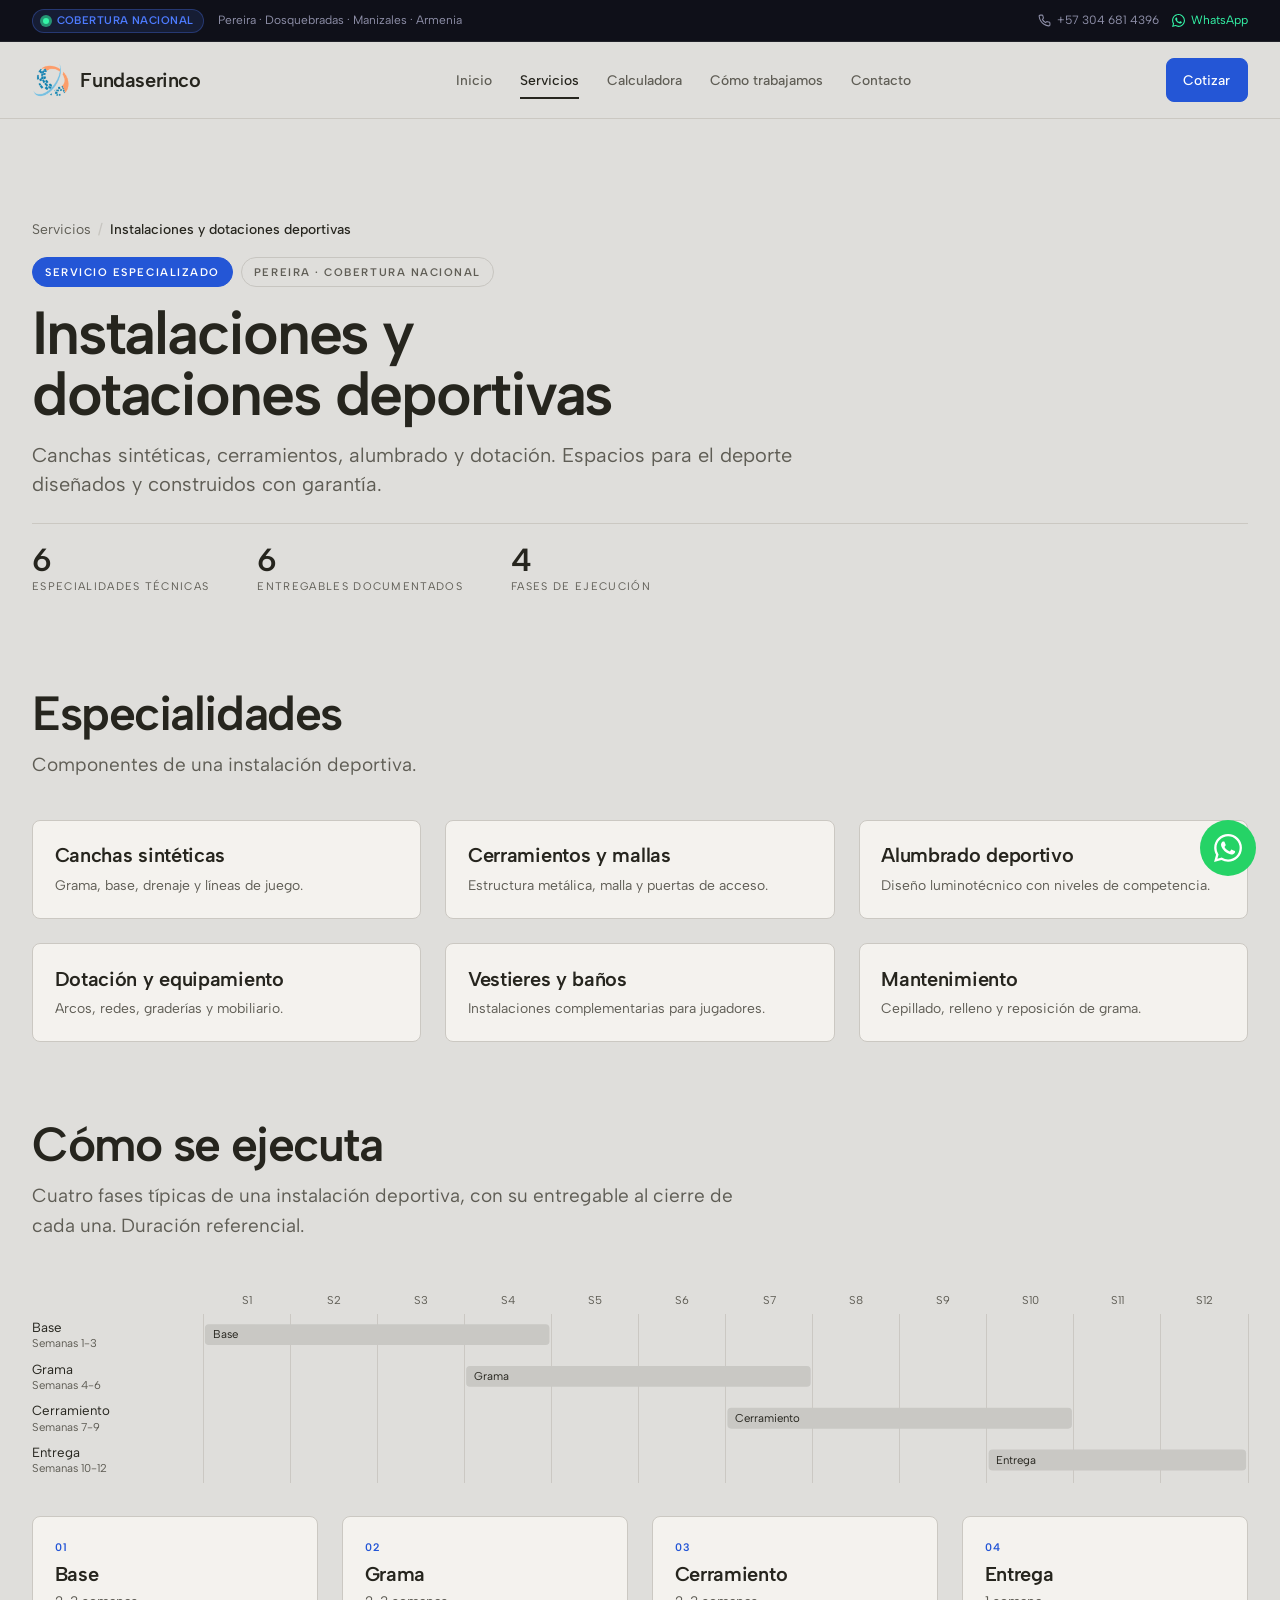
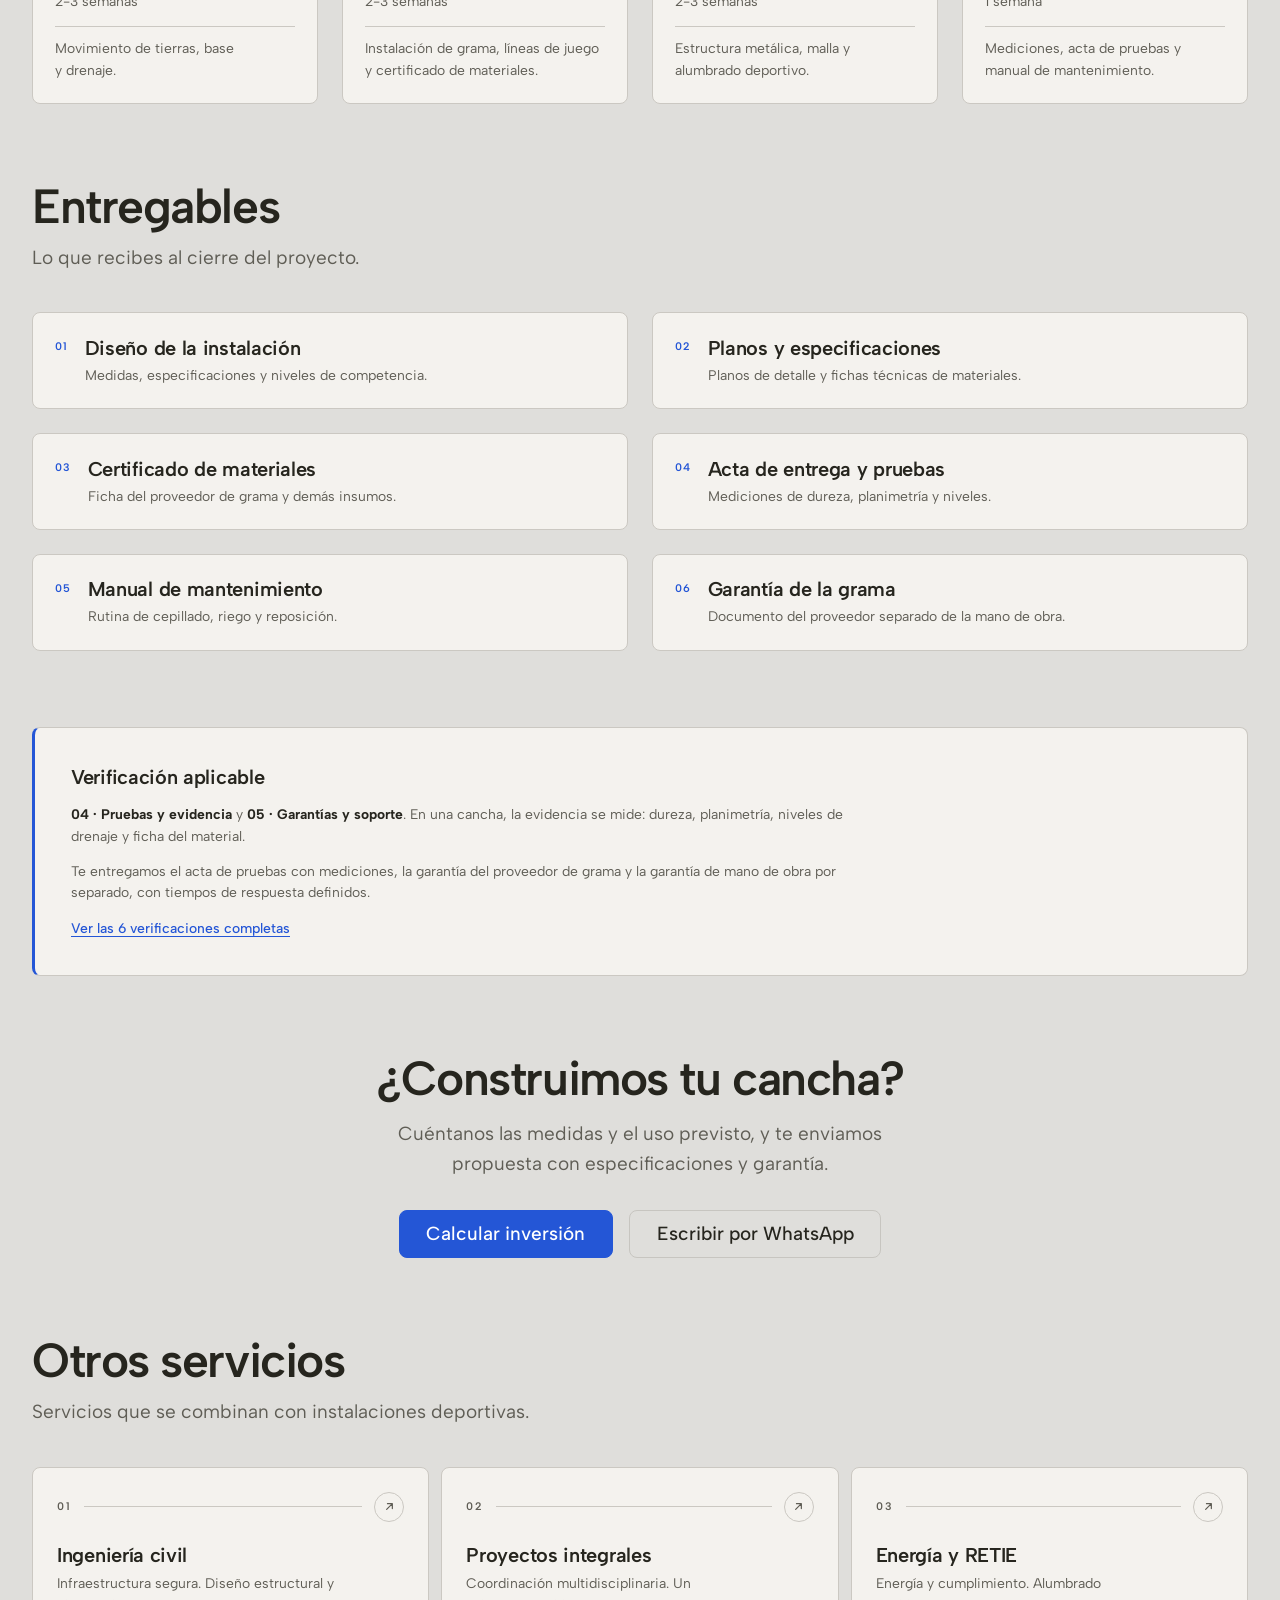
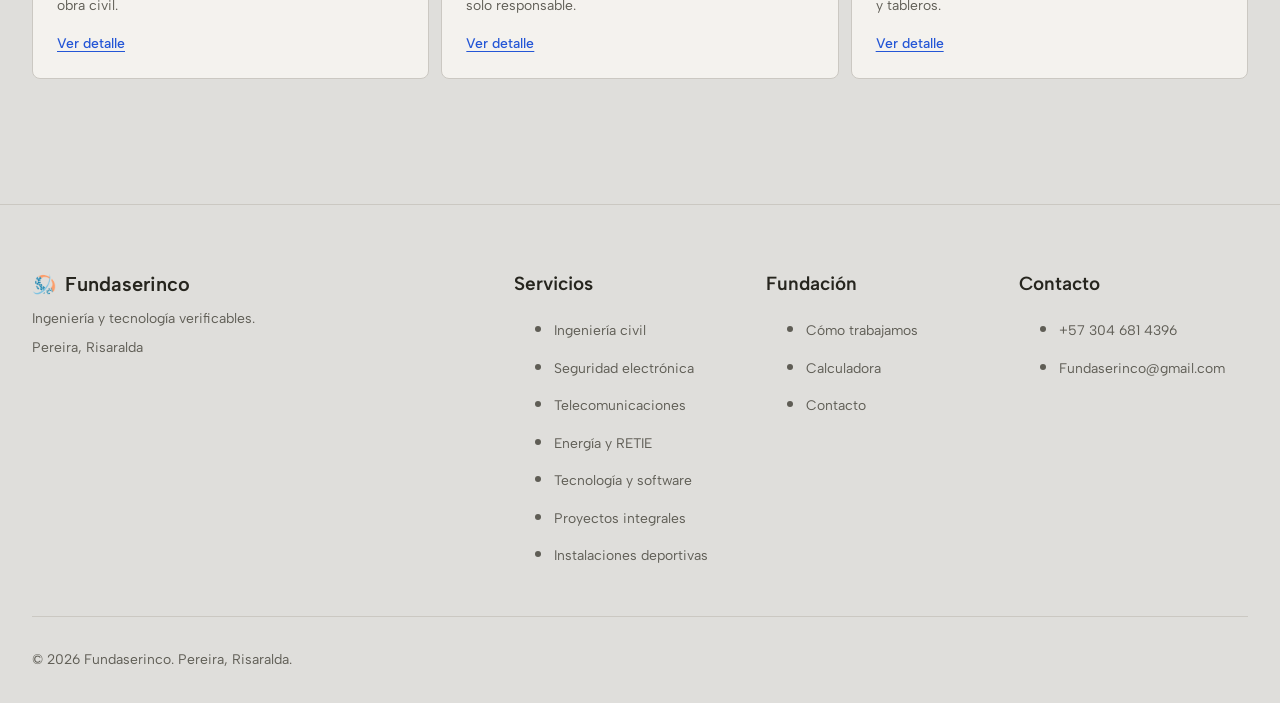
<file: servicios/instalaciones-deportivas.html>
<!DOCTYPE html>
<html lang="es">
<head>
  <meta charset="UTF-8">
  <meta name="viewport" content="width=device-width, initial-scale=1.0">
  <title>Instalaciones y dotaciones deportivas · Fundaserinco</title>
  <meta name="description" content="Canchas sintéticas, cerramientos, alumbrado deportivo y dotación en Pereira.">
  <meta name="theme-color" content="#0f1019">
  <link rel="preconnect" href="https://fonts.googleapis.com">
  <link rel="preconnect" href="https://fonts.gstatic.com" crossorigin>
  <link href="https://fonts.googleapis.com/css2?family=Albert+Sans:wght@400;500;600&display=swap" rel="stylesheet">
  <link rel="stylesheet" href="../assets/css/main.css">
  <link rel="stylesheet" href="../assets/css/components.css">
  <link rel="stylesheet" href="../assets/css/sections.css">
  <link rel="stylesheet" href="../assets/css/pages.css">
  <link rel="stylesheet" href="../assets/css/motion.css">
  <link rel="icon" href="../favicon.png" type="image/png" sizes="64x64">
  <link rel="apple-touch-icon" href="../assets/img/logo-simbolo-180.png">
  <meta property="og:type" content="website">
  <meta property="og:site_name" content="Fundaserinco">
  <meta property="og:locale" content="es_CO">
  <meta property="og:title" content="Instalaciones y dotaciones deportivas · Fundaserinco">
  <meta property="og:description" content="Canchas sintéticas, cerramientos, alumbrado deportivo y dotación.">
  <link rel="canonical" href="https://shoyosb-maker.github.io/fundaserinco-pagina-web-/servicios/instalaciones-deportivas.html">
  <meta property="og:url" content="https://shoyosb-maker.github.io/fundaserinco-pagina-web-/servicios/instalaciones-deportivas.html">
  <meta property="og:image" content="https://shoyosb-maker.github.io/fundaserinco-pagina-web-/assets/img/og-fundaserinco-2026.jpg">
  <meta property="og:image:secure_url" content="https://shoyosb-maker.github.io/fundaserinco-pagina-web-/assets/img/og-fundaserinco-2026.jpg">
  <meta property="og:image:type" content="image/jpeg">
  <meta property="og:image:width" content="1200">
  <meta property="og:image:height" content="630">
  <meta property="og:image:alt" content="Fundaserinco · Ingeniería y tecnología verificables en Pereira">
  <meta name="twitter:card" content="summary_large_image">
  <meta name="twitter:title" content="Instalaciones y dotaciones deportivas · Fundaserinco">
  <meta name="twitter:description" content="Canchas sintéticas, cerramientos, alumbrado deportivo y dotación.">
  <meta name="twitter:image" content="https://shoyosb-maker.github.io/fundaserinco-pagina-web-/assets/img/og-fundaserinco-2026.jpg">
  <meta name="twitter:image:alt" content="Fundaserinco · Ingeniería y tecnología verificables en Pereira">
</head>
<body data-page="service">
  <script>document.documentElement.classList.add('js')</script>
  <div class="topbar">
    <div class="topbar-inner">
      <div class="topbar-left">
        <span class="topbar-badge"><span class="pulse-dot" aria-hidden="true"></span><span>Cobertura nacional</span></span>
        <span class="topbar-region">Pereira · Dosquebradas · Manizales · Armenia</span>
      </div>
      <div class="topbar-right">
        <a href="tel:+573046814396" class="topbar-link topbar-link--phone"><svg viewBox="0 0 24 24" width="13" height="13" fill="none" stroke="currentColor" stroke-width="2" stroke-linecap="round" stroke-linejoin="round" aria-hidden="true"><path d="M22 16.92v3a2 2 0 0 1-2.18 2 19.79 19.79 0 0 1-8.63-3.07 19.5 19.5 0 0 1-6-6 19.79 19.79 0 0 1-3.07-8.67A2 2 0 0 1 4.11 2h3a2 2 0 0 1 2 1.72 12.84 12.84 0 0 0 .7 2.81 2 2 0 0 1-.45 2.11L8.09 9.91a16 16 0 0 0 6 6l1.27-1.27a2 2 0 0 1 2.11-.45 12.84 12.84 0 0 0 2.81.7A2 2 0 0 1 22 16.92z"/></svg>+57 304 681 4396</a>
        <a href="https://wa.me/573046814396?text=Hola%2C%20quiero%20asesor%C3%ADa." class="topbar-link topbar-link--wa" target="_blank" rel="noopener"><svg viewBox="0 0 24 24" width="13" height="13" fill="currentColor" aria-hidden="true"><path d="M17.472 14.382c-.297-.149-1.758-.867-2.03-.967-.273-.099-.471-.148-.67.15-.197.297-.767.966-.94 1.164-.173.199-.347.223-.644.075-.297-.15-1.255-.463-2.39-1.475-.883-.788-1.48-1.761-1.653-2.059-.173-.297-.018-.458.13-.606.134-.133.298-.347.446-.52.149-.174.198-.298.298-.497.099-.198.05-.371-.025-.52-.075-.149-.669-1.612-.916-2.207-.242-.579-.487-.5-.669-.51a12.8 12.8 0 0 0-.57-.01c-.198 0-.52.074-.792.372-.272.297-1.04 1.016-1.04 2.479 0 1.462 1.065 2.875 1.213 3.074.149.198 2.096 3.2 5.077 4.487.709.306 1.262.489 1.694.625.712.227 1.36.195 1.871.118.571-.085 1.758-.719 2.006-1.413.248-.694.248-1.289.173-1.413-.074-.124-.272-.198-.57-.347m-5.421 7.403h-.004a9.87 9.87 0 0 1-5.031-1.378l-.361-.214-3.741.982.998-3.648-.235-.374a9.86 9.86 0 0 1-1.51-5.26c.001-5.45 4.436-9.884 9.888-9.884 2.64 0 5.122 1.03 6.988 2.898a9.825 9.825 0 0 1 2.893 6.994c-.003 5.45-4.437 9.884-9.885 9.884m8.413-18.297A11.815 11.815 0 0 0 12.05 0C5.495 0 .16 5.335.157 11.892c0 2.096.547 4.142 1.588 5.945L.057 24l6.305-1.654a11.882 11.882 0 0 0 5.683 1.448h.005c6.554 0 11.89-5.335 11.893-11.893a11.821 11.821 0 0 0-3.48-8.413Z"/></svg>WhatsApp</a>
      </div>
    </div>
  </div>

  <header class="site-header">
    <div class="header-inner">
      <a href="../index.html" class="brand" aria-label="Fundaserinco — Ir a inicio"><img class="brand-mark" src="../assets/img/logo-simbolo-128.png" alt="" width="38" height="38" decoding="async"><span class="brand-name">Fundaserinco</span></a>
      <nav class="main-nav" aria-label="Principal">
        <a href="../index.html">Inicio</a>
        <a href="../servicios.html" aria-current="page">Servicios</a>
        <a href="../calculadora.html">Calculadora</a>
        <a href="../como-trabajamos.html">Cómo trabajamos</a>
        <a href="../contacto.html">Contacto</a>
      </nav>
      <div class="header-actions">
        <a href="https://wa.me/573046814396?text=Hola%2C%20quiero%20cotizar." class="btn btn-primary header-cta" target="_blank" rel="noopener">Cotizar</a>
        <button type="button" class="menu-toggle" aria-expanded="false" aria-controls="mobile-drawer" aria-label="Abrir menú"><span class="menu-toggle-line"></span><span class="menu-toggle-line"></span><span class="menu-toggle-line"></span></button>
      </div>
    </div>
  </header>

  <div class="mobile-backdrop" id="mobile-backdrop" hidden></div>
  <aside class="mobile-drawer" id="mobile-drawer" aria-hidden="true" aria-label="Menú de navegación">
    <div class="drawer-header">
      <span class="drawer-brand"><img src="../assets/img/logo-simbolo-128.png" alt="" width="22" height="22" decoding="async">Menú</span>
      <button type="button" class="drawer-close" aria-label="Cerrar menú"><svg viewBox="0 0 24 24" width="20" height="20" fill="none" stroke="currentColor" stroke-width="2" stroke-linecap="round" stroke-linejoin="round" aria-hidden="true"><path d="M18 6 6 18M6 6l12 12"/></svg></button>
    </div>
    <nav class="mobile-nav" aria-label="Principal móvil">
      <a href="../index.html">Inicio</a>
      <a href="../servicios.html" aria-current="page">Servicios</a>
      <a href="../calculadora.html">Calculadora</a>
      <a href="../como-trabajamos.html">Cómo trabajamos</a>
      <a href="../contacto.html">Contacto</a>
    </nav>
    <div class="drawer-actions">
      <a href="https://wa.me/573046814396?text=Hola%2C%20quiero%20cotizar." class="btn btn-wa" target="_blank" rel="noopener">Cotizar por WhatsApp</a>
      <a href="mailto:Fundaserinco@gmail.com" class="btn btn-secondary">Escribir por correo</a>
    </div>
    <div class="drawer-contact">
      <a href="tel:+573046814396"><svg viewBox="0 0 24 24" width="14" height="14" fill="none" stroke="currentColor" stroke-width="2" stroke-linecap="round" stroke-linejoin="round" aria-hidden="true"><path d="M22 16.92v3a2 2 0 0 1-2.18 2 19.79 19.79 0 0 1-8.63-3.07 19.5 19.5 0 0 1-6-6 19.79 19.79 0 0 1-3.07-8.67A2 2 0 0 1 4.11 2h3a2 2 0 0 1 2 1.72 12.84 12.84 0 0 0 .7 2.81 2 2 0 0 1-.45 2.11L8.09 9.91a16 16 0 0 0 6 6l1.27-1.27a2 2 0 0 1 2.11-.45 12.84 12.84 0 0 0 2.81.7A2 2 0 0 1 22 16.92z"/></svg>+57 304 681 4396</a>
      <a href="mailto:Fundaserinco@gmail.com"><svg viewBox="0 0 24 24" width="14" height="14" fill="none" stroke="currentColor" stroke-width="2" stroke-linecap="round" stroke-linejoin="round" aria-hidden="true"><rect x="2" y="4" width="20" height="16" rx="2"/><path d="m22 7-10 6L2 7"/></svg>Fundaserinco@gmail.com</a>
    </div>
  </aside>

  <main>
    <section class="service-scene">
      <div class="service-hero">
        <nav class="breadcrumb" aria-label="Ruta">
          <a href="../servicios.html">Servicios</a>
          <span class="breadcrumb-sep" aria-hidden="true">/</span>
          <span>Instalaciones y dotaciones deportivas</span>
        </nav>

        <div class="svc-badges">
          <span class="svc-badge svc-badge--accent">Servicio especializado</span>
          <span class="svc-badge">Pereira · cobertura nacional</span>
        </div>

        <header class="detail-hero">
          <h1>Instalaciones y dotaciones deportivas</h1>
          <p class="lead">Canchas sintéticas, cerramientos, alumbrado y dotación. Espacios para el deporte diseñados y construidos con garantía.</p>
        </header>

        <div class="svc-metrics">
          <div class="svc-metric"><span class="svc-metric-value">6</span><span class="svc-metric-label">Especialidades técnicas</span></div>
          <div class="svc-metric"><span class="svc-metric-value">6</span><span class="svc-metric-label">Entregables documentados</span></div>
          <div class="svc-metric"><span class="svc-metric-value">4</span><span class="svc-metric-label">Fases de ejecución</span></div>
        </div>
      </div>

      <section class="section">
        <header class="section-header"><h2>Especialidades</h2><p>Componentes de una instalación deportiva.</p></header>
        <div class="specialties-grid" data-stagger>
          <div class="specialty"><h3>Canchas sintéticas</h3><p>Grama, base, drenaje y líneas de juego.</p></div>
          <div class="specialty"><h3>Cerramientos y mallas</h3><p>Estructura metálica, malla y puertas de acceso.</p></div>
          <div class="specialty"><h3>Alumbrado deportivo</h3><p>Diseño luminotécnico con niveles de competencia.</p></div>
          <div class="specialty"><h3>Dotación y equipamiento</h3><p>Arcos, redes, graderías y mobiliario.</p></div>
          <div class="specialty"><h3>Vestieres y baños</h3><p>Instalaciones complementarias para jugadores.</p></div>
          <div class="specialty"><h3>Mantenimiento</h3><p>Cepillado, relleno y reposición de grama.</p></div>
        </div>
      </section>

      <section class="section execution">
        <header class="section-header"><h2>Cómo se ejecuta</h2><p>Cuatro fases típicas de una instalación deportiva, con su entregable al cierre de cada una. Duración referencial.</p></header>
        <div class="execution-chart" id="exec-chart" role="img" aria-label="Fases típicas del servicio de instalaciones deportivas"></div>
        <div class="execution-steps" data-stagger>
          <article class="execution-step"><span class="execution-num">01</span><h3>Base</h3><p class="execution-duration">2-3 semanas</p><p class="execution-deliverable">Movimiento de tierras, base y drenaje.</p></article>
          <article class="execution-step"><span class="execution-num">02</span><h3>Grama</h3><p class="execution-duration">2-3 semanas</p><p class="execution-deliverable">Instalación de grama, líneas de juego y certificado de materiales.</p></article>
          <article class="execution-step"><span class="execution-num">03</span><h3>Cerramiento</h3><p class="execution-duration">2-3 semanas</p><p class="execution-deliverable">Estructura metálica, malla y alumbrado deportivo.</p></article>
          <article class="execution-step"><span class="execution-num">04</span><h3>Entrega</h3><p class="execution-duration">1 semana</p><p class="execution-deliverable">Mediciones, acta de pruebas y manual de mantenimiento.</p></article>
        </div>
      </section>

      <section class="section">
        <header class="section-header"><h2>Entregables</h2><p>Lo que recibes al cierre del proyecto.</p></header>
        <div class="deliverables-list" data-stagger>
          <div class="deliverable"><span class="deliverable-num">01</span><div><h3>Diseño de la instalación</h3><p>Medidas, especificaciones y niveles de competencia.</p></div>
          </div>
          <div class="deliverable"><span class="deliverable-num">02</span><div><h3>Planos y especificaciones</h3><p>Planos de detalle y fichas técnicas de materiales.</p></div>
          </div>
          <div class="deliverable"><span class="deliverable-num">03</span><div><h3>Certificado de materiales</h3><p>Ficha del proveedor de grama y demás insumos.</p></div>
          </div>
          <div class="deliverable"><span class="deliverable-num">04</span><div><h3>Acta de entrega y pruebas</h3><p>Mediciones de dureza, planimetría y niveles.</p></div>
          </div>
          <div class="deliverable"><span class="deliverable-num">05</span><div><h3>Manual de mantenimiento</h3><p>Rutina de cepillado, riego y reposición.</p></div>
          </div>
          <div class="deliverable"><span class="deliverable-num">06</span><div><h3>Garantía de la grama</h3><p>Documento del proveedor separado de la mano de obra.</p></div>
          </div>
        </div>
      </section>

      <section class="section">
        <div class="verification-callout"><div class="verification-callout-inner">
            <h3>Verificación aplicable</h3>
            <p><strong>04 · Pruebas y evidencia</strong> y <strong>05 · Garantías y soporte</strong>. En una cancha, la evidencia se mide: dureza, planimetría, niveles de drenaje y ficha del material.</p>
            <p>Te entregamos el acta de pruebas con mediciones, la garantía del proveedor de grama y la garantía de mano de obra por separado, con tiempos de respuesta definidos.</p>
            <p><a href="../como-trabajamos.html" class="link">Ver las 6 verificaciones completas</a></p>
          </div>
        </div>
      </section>

      <section class="section cta">
        <h2>¿Construimos tu cancha?</h2>
        <p>Cuéntanos las medidas y el uso previsto, y te enviamos propuesta con especificaciones y garantía.</p>
        <div class="cta-actions" data-stagger>
          <a href="../calculadora.html?svc=deportivas" class="btn btn-primary">Calcular inversión</a>
          <a href="https://wa.me/573046814396?text=Hola%2C%20quiero%20cotizar%20una%20instalaci%C3%B3n%20deportiva." class="btn btn-secondary" target="_blank" rel="noopener">Escribir por WhatsApp</a>
        </div>
      </section>

      <section class="section">
        <header class="section-header"><h2>Otros servicios</h2><p>Servicios que se combinan con instalaciones deportivas.</p></header>
        <div class="services-detailed" data-stagger>
          <article class="service-card card-2 svc-media svc-media--civil">
            <div class="service-card-top">
              <span class="tile-index" aria-hidden="true"></span>
              <span class="tile-line" aria-hidden="true"></span>
              <span class="tile-arrow" aria-hidden="true">
                <svg viewBox="0 0 16 16" fill="none" stroke="currentColor" stroke-width="1.5" stroke-linecap="round" stroke-linejoin="round"><path d="M4.5 11.5 11.5 4.5M5.5 4.5h6v6"/></svg>
              </span>
            </div>
            <h3>Ingeniería civil</h3>
            <p class="service-card-desc">Infraestructura segura. Diseño estructural y obra civil.</p>
            <a href="ingenieria-civil.html" class="service-card-link">Ver detalle</a>
          </article>
          <article class="service-card card-2 svc-media svc-media--integrales">
            <div class="service-card-top">
              <span class="tile-index" aria-hidden="true"></span>
              <span class="tile-line" aria-hidden="true"></span>
              <span class="tile-arrow" aria-hidden="true">
                <svg viewBox="0 0 16 16" fill="none" stroke="currentColor" stroke-width="1.5" stroke-linecap="round" stroke-linejoin="round"><path d="M4.5 11.5 11.5 4.5M5.5 4.5h6v6"/></svg>
              </span>
            </div>
            <h3>Proyectos integrales</h3>
            <p class="service-card-desc">Coordinación multidisciplinaria. Un solo responsable.</p>
            <a href="proyectos-integrales.html" class="service-card-link">Ver detalle</a>
          </article>
          <article class="service-card card-2 svc-media svc-media--energia">
            <div class="service-card-top">
              <span class="tile-index" aria-hidden="true"></span>
              <span class="tile-line" aria-hidden="true"></span>
              <span class="tile-arrow" aria-hidden="true">
                <svg viewBox="0 0 16 16" fill="none" stroke="currentColor" stroke-width="1.5" stroke-linecap="round" stroke-linejoin="round"><path d="M4.5 11.5 11.5 4.5M5.5 4.5h6v6"/></svg>
              </span>
            </div>
            <h3>Energía y RETIE</h3>
            <p class="service-card-desc">Energía y cumplimiento. Alumbrado y tableros.</p>
            <a href="energia-retie.html" class="service-card-link">Ver detalle</a>
          </article>
        </div>
      </section>
    </section>
  </main>

  <footer class="site-footer">
    <div class="footer-grid">
      <div><p class="footer-logo"><img src="../assets/img/logo-simbolo-128.png" alt="" width="24" height="24" decoding="async">Fundaserinco</p><p class="footer-desc">Ingeniería y tecnología verificables.</p><p class="footer-place">Pereira, Risaralda</p></div>
      <div><p class="footer-heading">Servicios</p><ul>
          <li><a href="ingenieria-civil.html">Ingeniería civil</a></li>
          <li><a href="seguridad-electronica.html">Seguridad electrónica</a></li>
          <li><a href="telecomunicaciones.html">Telecomunicaciones</a></li>
          <li><a href="energia-retie.html">Energía y RETIE</a></li>
          <li><a href="tecnologia-software.html">Tecnología y software</a></li>
          <li><a href="proyectos-integrales.html">Proyectos integrales</a></li>
          <li><a href="instalaciones-deportivas.html">Instalaciones deportivas</a></li>
        </ul></div>
      <div><p class="footer-heading">Fundación</p><ul>
          <li><a href="../como-trabajamos.html">Cómo trabajamos</a></li>
          <li><a href="../calculadora.html">Calculadora</a></li>
          <li><a href="../contacto.html">Contacto</a></li>
        </ul></div>
      <div><p class="footer-heading">Contacto</p><ul>
          <li><a href="https://wa.me/573046814396">+57 304 681 4396</a></li>
          <li><a href="mailto:Fundaserinco@gmail.com">Fundaserinco@gmail.com</a></li>
        </ul></div>
    </div>
    <p class="footer-legal">© 2026 Fundaserinco. Pereira, Risaralda.</p>
  </footer>

  <a href="https://wa.me/573046814396?text=Hola%2C%20quiero%20cotizar." class="whatsapp-fab" aria-label="Escribir por WhatsApp" target="_blank" rel="noopener">
    <svg viewBox="0 0 24 24" width="28" height="28" fill="currentColor" aria-hidden="true"><path d="M17.472 14.382c-.297-.149-1.758-.867-2.03-.967-.273-.099-.471-.148-.67.15-.197.297-.767.966-.94 1.164-.173.199-.347.223-.644.075-.297-.15-1.255-.463-2.39-1.475-.883-.788-1.48-1.761-1.653-2.059-.173-.297-.018-.458.13-.606.134-.133.298-.347.446-.52.149-.174.198-.298.298-.497.099-.198.05-.371-.025-.52-.075-.149-.669-1.612-.916-2.207-.242-.579-.487-.5-.669-.51a12.8 12.8 0 0 0-.57-.01c-.198 0-.52.074-.792.372-.272.297-1.04 1.016-1.04 2.479 0 1.462 1.065 2.875 1.213 3.074.149.198 2.096 3.2 5.077 4.487.709.306 1.262.489 1.694.625.712.227 1.36.195 1.871.118.571-.085 1.758-.719 2.006-1.413.248-.694.248-1.289.173-1.413-.074-.124-.272-.198-.57-.347m-5.421 7.403h-.004a9.87 9.87 0 0 1-5.031-1.378l-.361-.214-3.741.982.998-3.648-.235-.374a9.86 9.86 0 0 1-1.51-5.26c.001-5.45 4.436-9.884 9.888-9.884 2.64 0 5.122 1.03 6.988 2.898a9.825 9.825 0 0 1 2.893 6.994c-.003 5.45-4.437 9.884-9.885 9.884m8.413-18.297A11.815 11.815 0 0 0 12.05 0C5.495 0 .16 5.335.157 11.892c0 2.096.547 4.142 1.588 5.945L.057 24l6.305-1.654a11.882 11.882 0 0 0 5.683 1.448h.005c6.554 0 11.89-5.335 11.893-11.893a11.821 11.821 0 0 0-3.48-8.413Z"/></svg>
  </a>

  <script src="../assets/js/stagger.js"></script>
  <script src="../assets/js/base.js"></script>
  <script src="../assets/js/charts.js"></script>
  <script>
    (function () {
      const el = document.getElementById('exec-chart');
      if (!el || !window.Charts || !Charts.timeline) return;
      Charts.timeline(el, [
        { label: 'Base', sub: 'Semanas 1-3', bars: [{ from: 0, to: 3, kind: 'phase', label: 'Base' }] },
        { label: 'Grama', sub: 'Semanas 4-6', bars: [{ from: 3, to: 6, kind: 'phase', label: 'Grama' }] },
        { label: 'Cerramiento', sub: 'Semanas 7-9', bars: [{ from: 6, to: 9, kind: 'phase', label: 'Cerramiento' }] },
        { label: 'Entrega', sub: 'Semanas 10-12', bars: [{ from: 9, to: 12, kind: 'phase', label: 'Entrega' }] }
      ], { phase: { label: 'Fase', mark: 'fill' } }, {
        days: ['S1','S2','S3','S4','S5','S6','S7','S8','S9','S10','S11','S12'], today: null, labelWidth: 180, rowHeight: 44
      });
    })();
  </script>
</body>
</html>
</file>
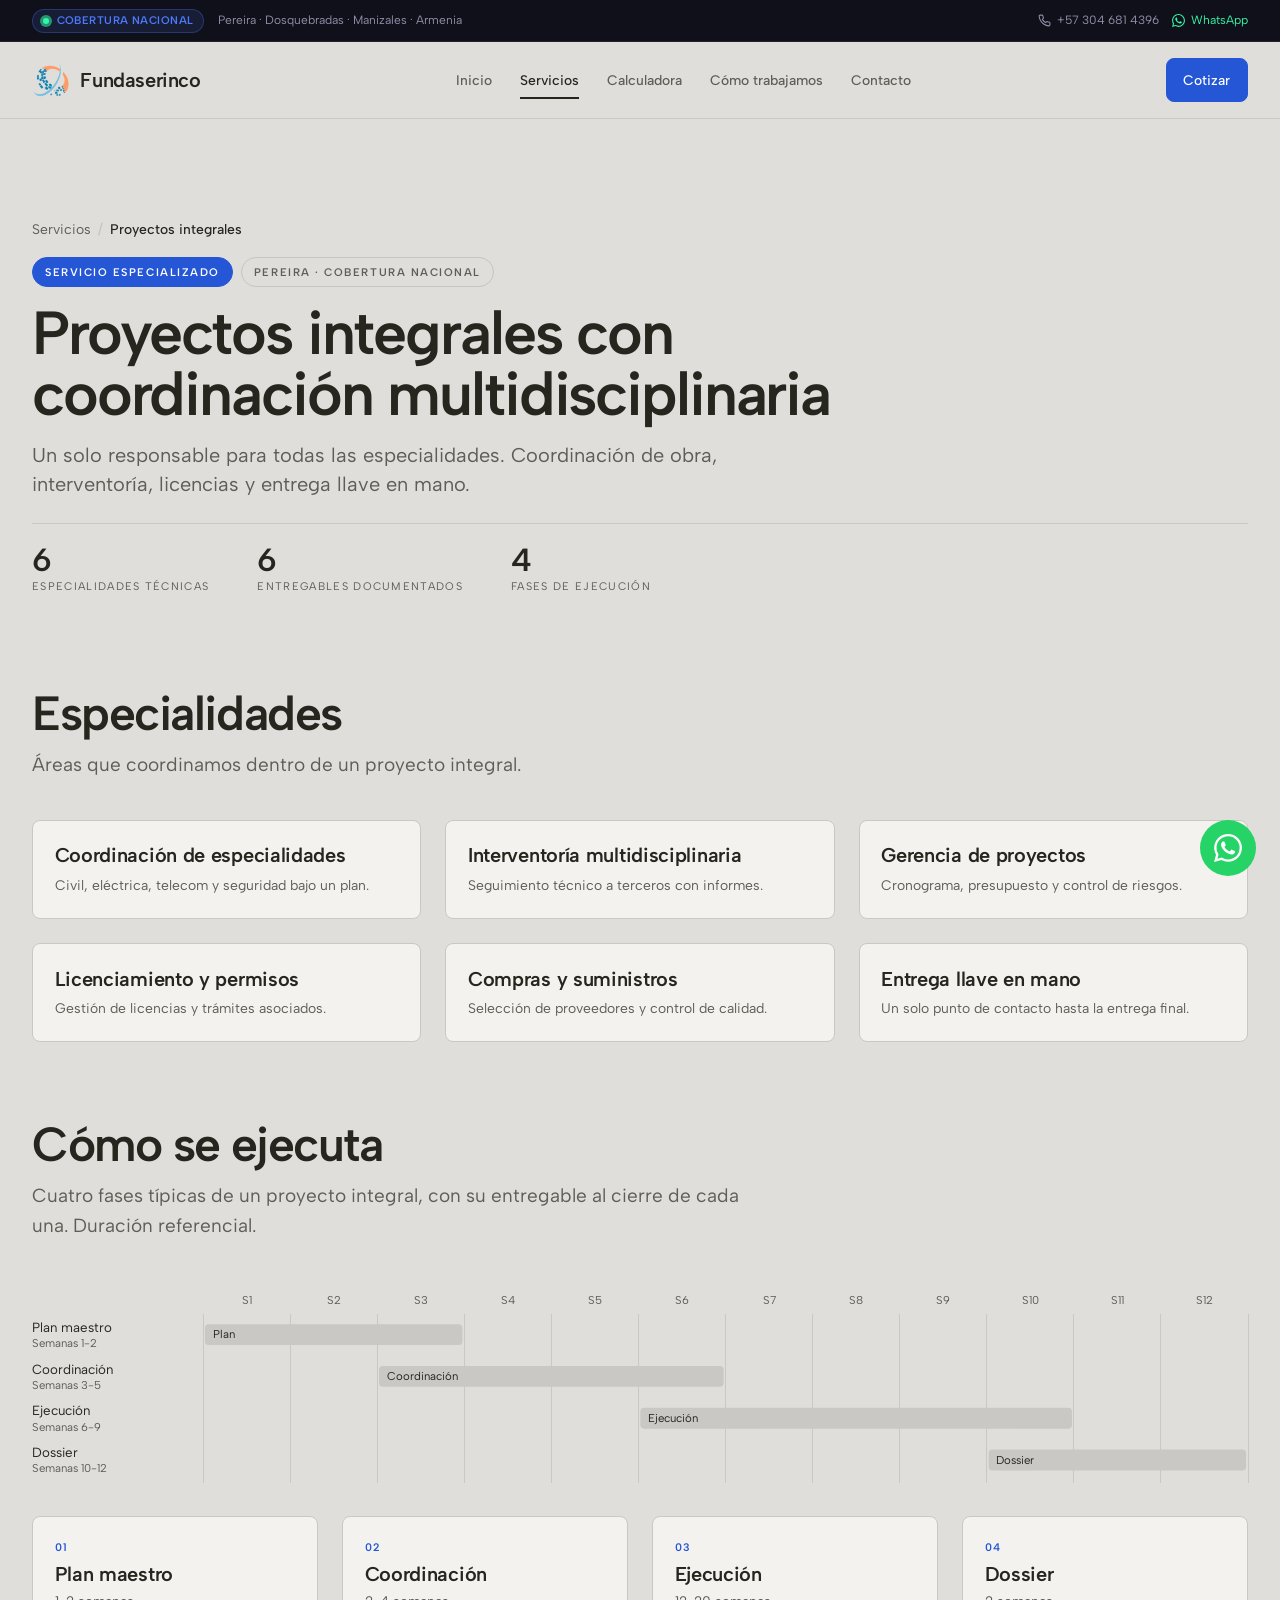
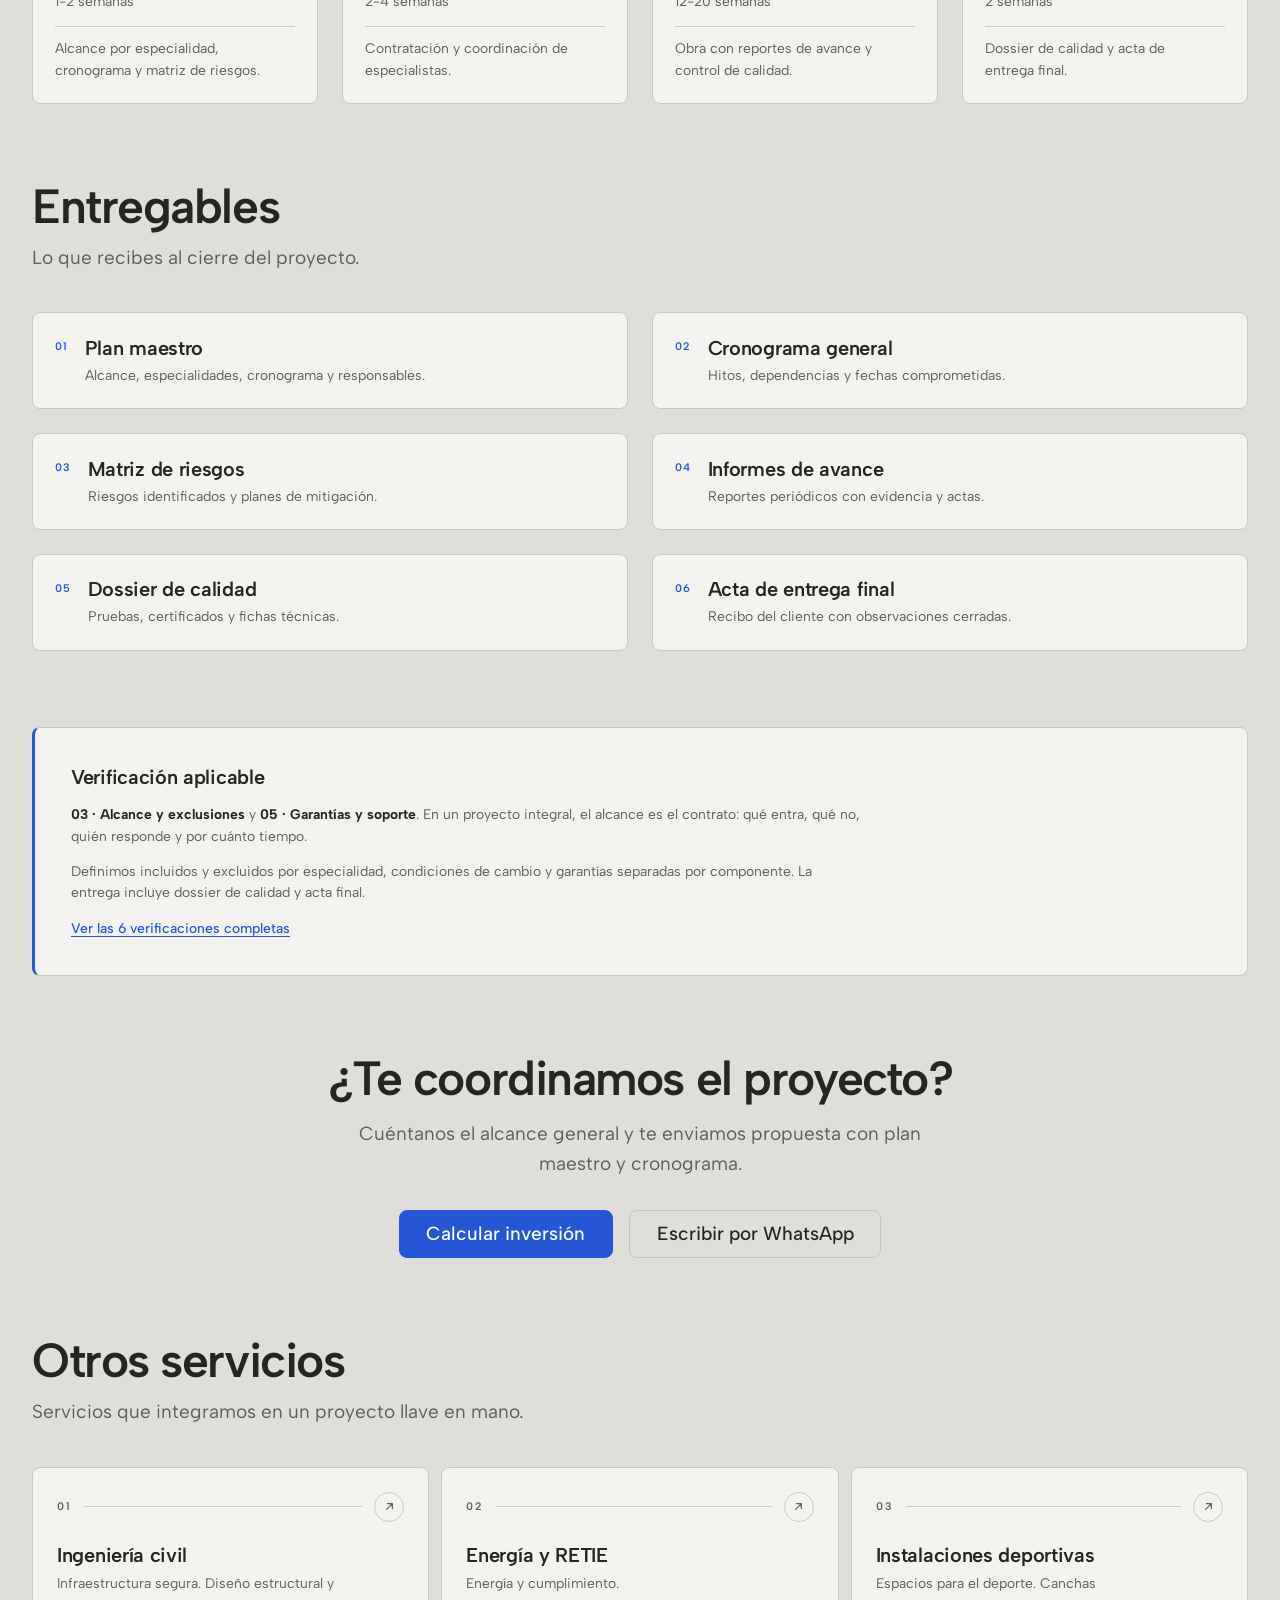
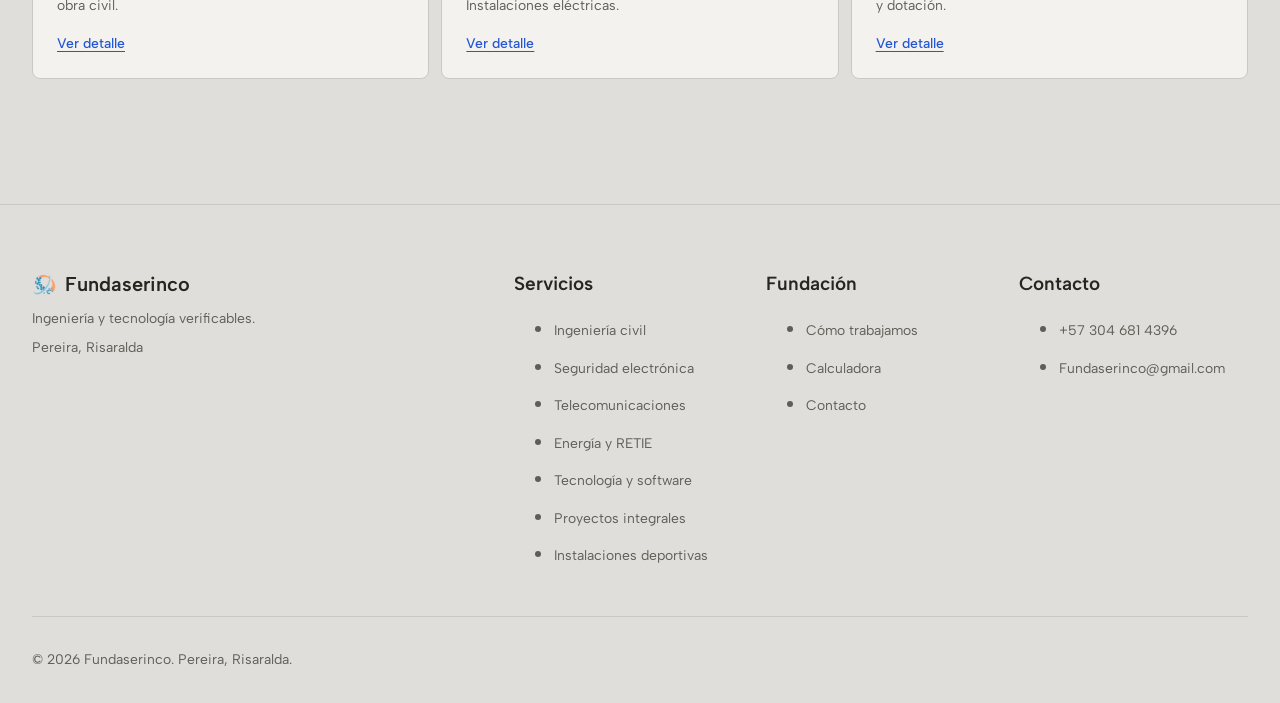
<file: servicios/proyectos-integrales.html>
<!DOCTYPE html>
<html lang="es">
<head>
  <meta charset="UTF-8">
  <meta name="viewport" content="width=device-width, initial-scale=1.0">
  <title>Proyectos integrales · Fundaserinco</title>
  <meta name="description" content="Coordinación multidisciplinaria, interventoría y entrega llave en mano. Un solo responsable para todo el proyecto.">
  <meta name="theme-color" content="#0f1019">
  <link rel="preconnect" href="https://fonts.googleapis.com">
  <link rel="preconnect" href="https://fonts.gstatic.com" crossorigin>
  <link href="https://fonts.googleapis.com/css2?family=Albert+Sans:wght@400;500;600&display=swap" rel="stylesheet">
  <link rel="stylesheet" href="../assets/css/main.css">
  <link rel="stylesheet" href="../assets/css/components.css">
  <link rel="stylesheet" href="../assets/css/sections.css">
  <link rel="stylesheet" href="../assets/css/pages.css">
  <link rel="stylesheet" href="../assets/css/motion.css">
  <link rel="icon" href="../favicon.png" type="image/png" sizes="64x64">
  <link rel="apple-touch-icon" href="../assets/img/logo-simbolo-180.png">
  <meta property="og:type" content="website">
  <meta property="og:site_name" content="Fundaserinco">
  <meta property="og:locale" content="es_CO">
  <meta property="og:title" content="Proyectos integrales · Fundaserinco">
  <meta property="og:description" content="Coordinación multidisciplinaria, interventoría y entrega llave en mano.">
  <link rel="canonical" href="https://shoyosb-maker.github.io/fundaserinco-pagina-web-/servicios/proyectos-integrales.html">
  <meta property="og:url" content="https://shoyosb-maker.github.io/fundaserinco-pagina-web-/servicios/proyectos-integrales.html">
  <meta property="og:image" content="https://shoyosb-maker.github.io/fundaserinco-pagina-web-/assets/img/og-fundaserinco-2026.jpg">
  <meta property="og:image:secure_url" content="https://shoyosb-maker.github.io/fundaserinco-pagina-web-/assets/img/og-fundaserinco-2026.jpg">
  <meta property="og:image:type" content="image/jpeg">
  <meta property="og:image:width" content="1200">
  <meta property="og:image:height" content="630">
  <meta property="og:image:alt" content="Fundaserinco · Ingeniería y tecnología verificables en Pereira">
  <meta name="twitter:card" content="summary_large_image">
  <meta name="twitter:title" content="Proyectos integrales · Fundaserinco">
  <meta name="twitter:description" content="Coordinación multidisciplinaria, interventoría y entrega llave en mano.">
  <meta name="twitter:image" content="https://shoyosb-maker.github.io/fundaserinco-pagina-web-/assets/img/og-fundaserinco-2026.jpg">
  <meta name="twitter:image:alt" content="Fundaserinco · Ingeniería y tecnología verificables en Pereira">
</head>
<body data-page="service">
  <script>document.documentElement.classList.add('js')</script>
  <div class="topbar">
    <div class="topbar-inner">
      <div class="topbar-left">
        <span class="topbar-badge"><span class="pulse-dot" aria-hidden="true"></span><span>Cobertura nacional</span></span>
        <span class="topbar-region">Pereira · Dosquebradas · Manizales · Armenia</span>
      </div>
      <div class="topbar-right">
        <a href="tel:+573046814396" class="topbar-link topbar-link--phone"><svg viewBox="0 0 24 24" width="13" height="13" fill="none" stroke="currentColor" stroke-width="2" stroke-linecap="round" stroke-linejoin="round" aria-hidden="true"><path d="M22 16.92v3a2 2 0 0 1-2.18 2 19.79 19.79 0 0 1-8.63-3.07 19.5 19.5 0 0 1-6-6 19.79 19.79 0 0 1-3.07-8.67A2 2 0 0 1 4.11 2h3a2 2 0 0 1 2 1.72 12.84 12.84 0 0 0 .7 2.81 2 2 0 0 1-.45 2.11L8.09 9.91a16 16 0 0 0 6 6l1.27-1.27a2 2 0 0 1 2.11-.45 12.84 12.84 0 0 0 2.81.7A2 2 0 0 1 22 16.92z"/></svg>+57 304 681 4396</a>
        <a href="https://wa.me/573046814396?text=Hola%2C%20quiero%20asesor%C3%ADa." class="topbar-link topbar-link--wa" target="_blank" rel="noopener"><svg viewBox="0 0 24 24" width="13" height="13" fill="currentColor" aria-hidden="true"><path d="M17.472 14.382c-.297-.149-1.758-.867-2.03-.967-.273-.099-.471-.148-.67.15-.197.297-.767.966-.94 1.164-.173.199-.347.223-.644.075-.297-.15-1.255-.463-2.39-1.475-.883-.788-1.48-1.761-1.653-2.059-.173-.297-.018-.458.13-.606.134-.133.298-.347.446-.52.149-.174.198-.298.298-.497.099-.198.05-.371-.025-.52-.075-.149-.669-1.612-.916-2.207-.242-.579-.487-.5-.669-.51a12.8 12.8 0 0 0-.57-.01c-.198 0-.52.074-.792.372-.272.297-1.04 1.016-1.04 2.479 0 1.462 1.065 2.875 1.213 3.074.149.198 2.096 3.2 5.077 4.487.709.306 1.262.489 1.694.625.712.227 1.36.195 1.871.118.571-.085 1.758-.719 2.006-1.413.248-.694.248-1.289.173-1.413-.074-.124-.272-.198-.57-.347m-5.421 7.403h-.004a9.87 9.87 0 0 1-5.031-1.378l-.361-.214-3.741.982.998-3.648-.235-.374a9.86 9.86 0 0 1-1.51-5.26c.001-5.45 4.436-9.884 9.888-9.884 2.64 0 5.122 1.03 6.988 2.898a9.825 9.825 0 0 1 2.893 6.994c-.003 5.45-4.437 9.884-9.885 9.884m8.413-18.297A11.815 11.815 0 0 0 12.05 0C5.495 0 .16 5.335.157 11.892c0 2.096.547 4.142 1.588 5.945L.057 24l6.305-1.654a11.882 11.882 0 0 0 5.683 1.448h.005c6.554 0 11.89-5.335 11.893-11.893a11.821 11.821 0 0 0-3.48-8.413Z"/></svg>WhatsApp</a>
      </div>
    </div>
  </div>

  <header class="site-header">
    <div class="header-inner">
      <a href="../index.html" class="brand" aria-label="Fundaserinco — Ir a inicio"><img class="brand-mark" src="../assets/img/logo-simbolo-128.png" alt="" width="38" height="38" decoding="async"><span class="brand-name">Fundaserinco</span></a>
      <nav class="main-nav" aria-label="Principal">
        <a href="../index.html">Inicio</a>
        <a href="../servicios.html" aria-current="page">Servicios</a>
        <a href="../calculadora.html">Calculadora</a>
        <a href="../como-trabajamos.html">Cómo trabajamos</a>
        <a href="../contacto.html">Contacto</a>
      </nav>
      <div class="header-actions">
        <a href="https://wa.me/573046814396?text=Hola%2C%20quiero%20cotizar." class="btn btn-primary header-cta" target="_blank" rel="noopener">Cotizar</a>
        <button type="button" class="menu-toggle" aria-expanded="false" aria-controls="mobile-drawer" aria-label="Abrir menú"><span class="menu-toggle-line"></span><span class="menu-toggle-line"></span><span class="menu-toggle-line"></span></button>
      </div>
    </div>
  </header>

  <div class="mobile-backdrop" id="mobile-backdrop" hidden></div>
  <aside class="mobile-drawer" id="mobile-drawer" aria-hidden="true" aria-label="Menú de navegación">
    <div class="drawer-header">
      <span class="drawer-brand"><img src="../assets/img/logo-simbolo-128.png" alt="" width="22" height="22" decoding="async">Menú</span>
      <button type="button" class="drawer-close" aria-label="Cerrar menú"><svg viewBox="0 0 24 24" width="20" height="20" fill="none" stroke="currentColor" stroke-width="2" stroke-linecap="round" stroke-linejoin="round" aria-hidden="true"><path d="M18 6 6 18M6 6l12 12"/></svg></button>
    </div>
    <nav class="mobile-nav" aria-label="Principal móvil">
      <a href="../index.html">Inicio</a>
      <a href="../servicios.html" aria-current="page">Servicios</a>
      <a href="../calculadora.html">Calculadora</a>
      <a href="../como-trabajamos.html">Cómo trabajamos</a>
      <a href="../contacto.html">Contacto</a>
    </nav>
    <div class="drawer-actions">
      <a href="https://wa.me/573046814396?text=Hola%2C%20quiero%20cotizar." class="btn btn-wa" target="_blank" rel="noopener">Cotizar por WhatsApp</a>
      <a href="mailto:Fundaserinco@gmail.com" class="btn btn-secondary">Escribir por correo</a>
    </div>
    <div class="drawer-contact">
      <a href="tel:+573046814396"><svg viewBox="0 0 24 24" width="14" height="14" fill="none" stroke="currentColor" stroke-width="2" stroke-linecap="round" stroke-linejoin="round" aria-hidden="true"><path d="M22 16.92v3a2 2 0 0 1-2.18 2 19.79 19.79 0 0 1-8.63-3.07 19.5 19.5 0 0 1-6-6 19.79 19.79 0 0 1-3.07-8.67A2 2 0 0 1 4.11 2h3a2 2 0 0 1 2 1.72 12.84 12.84 0 0 0 .7 2.81 2 2 0 0 1-.45 2.11L8.09 9.91a16 16 0 0 0 6 6l1.27-1.27a2 2 0 0 1 2.11-.45 12.84 12.84 0 0 0 2.81.7A2 2 0 0 1 22 16.92z"/></svg>+57 304 681 4396</a>
      <a href="mailto:Fundaserinco@gmail.com"><svg viewBox="0 0 24 24" width="14" height="14" fill="none" stroke="currentColor" stroke-width="2" stroke-linecap="round" stroke-linejoin="round" aria-hidden="true"><rect x="2" y="4" width="20" height="16" rx="2"/><path d="m22 7-10 6L2 7"/></svg>Fundaserinco@gmail.com</a>
    </div>
  </aside>

  <main>
    <section class="service-scene">
      <div class="service-hero">
        <nav class="breadcrumb" aria-label="Ruta">
          <a href="../servicios.html">Servicios</a>
          <span class="breadcrumb-sep" aria-hidden="true">/</span>
          <span>Proyectos integrales</span>
        </nav>

        <div class="svc-badges">
          <span class="svc-badge svc-badge--accent">Servicio especializado</span>
          <span class="svc-badge">Pereira · cobertura nacional</span>
        </div>

        <header class="detail-hero">
          <h1>Proyectos integrales con coordinación multidisciplinaria</h1>
          <p class="lead">Un solo responsable para todas las especialidades. Coordinación de obra, interventoría, licencias y entrega llave en mano.</p>
        </header>

        <div class="svc-metrics">
          <div class="svc-metric"><span class="svc-metric-value">6</span><span class="svc-metric-label">Especialidades técnicas</span></div>
          <div class="svc-metric"><span class="svc-metric-value">6</span><span class="svc-metric-label">Entregables documentados</span></div>
          <div class="svc-metric"><span class="svc-metric-value">4</span><span class="svc-metric-label">Fases de ejecución</span></div>
        </div>
      </div>

      <section class="section">
        <header class="section-header"><h2>Especialidades</h2><p>Áreas que coordinamos dentro de un proyecto integral.</p></header>
        <div class="specialties-grid" data-stagger>
          <div class="specialty"><h3>Coordinación de especialidades</h3><p>Civil, eléctrica, telecom y seguridad bajo un plan.</p></div>
          <div class="specialty"><h3>Interventoría multidisciplinaria</h3><p>Seguimiento técnico a terceros con informes.</p></div>
          <div class="specialty"><h3>Gerencia de proyectos</h3><p>Cronograma, presupuesto y control de riesgos.</p></div>
          <div class="specialty"><h3>Licenciamiento y permisos</h3><p>Gestión de licencias y trámites asociados.</p></div>
          <div class="specialty"><h3>Compras y suministros</h3><p>Selección de proveedores y control de calidad.</p></div>
          <div class="specialty"><h3>Entrega llave en mano</h3><p>Un solo punto de contacto hasta la entrega final.</p></div>
        </div>
      </section>

      <section class="section execution">
        <header class="section-header"><h2>Cómo se ejecuta</h2><p>Cuatro fases típicas de un proyecto integral, con su entregable al cierre de cada una. Duración referencial.</p></header>
        <div class="execution-chart" id="exec-chart" role="img" aria-label="Fases típicas del servicio de proyectos integrales"></div>
        <div class="execution-steps" data-stagger>
          <article class="execution-step"><span class="execution-num">01</span><h3>Plan maestro</h3><p class="execution-duration">1-2 semanas</p><p class="execution-deliverable">Alcance por especialidad, cronograma y matriz de riesgos.</p></article>
          <article class="execution-step"><span class="execution-num">02</span><h3>Coordinación</h3><p class="execution-duration">2-4 semanas</p><p class="execution-deliverable">Contratación y coordinación de especialistas.</p></article>
          <article class="execution-step"><span class="execution-num">03</span><h3>Ejecución</h3><p class="execution-duration">12-20 semanas</p><p class="execution-deliverable">Obra con reportes de avance y control de calidad.</p></article>
          <article class="execution-step"><span class="execution-num">04</span><h3>Dossier</h3><p class="execution-duration">2 semanas</p><p class="execution-deliverable">Dossier de calidad y acta de entrega final.</p></article>
        </div>
      </section>

      <section class="section">
        <header class="section-header"><h2>Entregables</h2><p>Lo que recibes al cierre del proyecto.</p></header>
        <div class="deliverables-list" data-stagger>
          <div class="deliverable"><span class="deliverable-num">01</span><div><h3>Plan maestro</h3><p>Alcance, especialidades, cronograma y responsables.</p></div>
          </div>
          <div class="deliverable"><span class="deliverable-num">02</span><div><h3>Cronograma general</h3><p>Hitos, dependencias y fechas comprometidas.</p></div>
          </div>
          <div class="deliverable"><span class="deliverable-num">03</span><div><h3>Matriz de riesgos</h3><p>Riesgos identificados y planes de mitigación.</p></div>
          </div>
          <div class="deliverable"><span class="deliverable-num">04</span><div><h3>Informes de avance</h3><p>Reportes periódicos con evidencia y actas.</p></div>
          </div>
          <div class="deliverable"><span class="deliverable-num">05</span><div><h3>Dossier de calidad</h3><p>Pruebas, certificados y fichas técnicas.</p></div>
          </div>
          <div class="deliverable"><span class="deliverable-num">06</span><div><h3>Acta de entrega final</h3><p>Recibo del cliente con observaciones cerradas.</p></div>
          </div>
        </div>
      </section>

      <section class="section">
        <div class="verification-callout"><div class="verification-callout-inner">
            <h3>Verificación aplicable</h3>
            <p><strong>03 · Alcance y exclusiones</strong> y <strong>05 · Garantías y soporte</strong>. En un proyecto integral, el alcance es el contrato: qué entra, qué no, quién responde y por cuánto tiempo.</p>
            <p>Definimos incluidos y excluidos por especialidad, condiciones de cambio y garantías separadas por componente. La entrega incluye dossier de calidad y acta final.</p>
            <p><a href="../como-trabajamos.html" class="link">Ver las 6 verificaciones completas</a></p>
          </div>
        </div>
      </section>

      <section class="section cta">
        <h2>¿Te coordinamos el proyecto?</h2>
        <p>Cuéntanos el alcance general y te enviamos propuesta con plan maestro y cronograma.</p>
        <div class="cta-actions" data-stagger>
          <a href="../calculadora.html?svc=integrales" class="btn btn-primary">Calcular inversión</a>
          <a href="https://wa.me/573046814396?text=Hola%2C%20quiero%20cotizar%20un%20proyecto%20integral." class="btn btn-secondary" target="_blank" rel="noopener">Escribir por WhatsApp</a>
        </div>
      </section>

      <section class="section">
        <header class="section-header"><h2>Otros servicios</h2><p>Servicios que integramos en un proyecto llave en mano.</p></header>
        <div class="services-detailed" data-stagger>
          <article class="service-card card-2 svc-media svc-media--civil">
            <div class="service-card-top">
              <span class="tile-index" aria-hidden="true"></span>
              <span class="tile-line" aria-hidden="true"></span>
              <span class="tile-arrow" aria-hidden="true">
                <svg viewBox="0 0 16 16" fill="none" stroke="currentColor" stroke-width="1.5" stroke-linecap="round" stroke-linejoin="round"><path d="M4.5 11.5 11.5 4.5M5.5 4.5h6v6"/></svg>
              </span>
            </div>
            <h3>Ingeniería civil</h3>
            <p class="service-card-desc">Infraestructura segura. Diseño estructural y obra civil.</p>
            <a href="ingenieria-civil.html" class="service-card-link">Ver detalle</a>
          </article>
          <article class="service-card card-2 svc-media svc-media--energia">
            <div class="service-card-top">
              <span class="tile-index" aria-hidden="true"></span>
              <span class="tile-line" aria-hidden="true"></span>
              <span class="tile-arrow" aria-hidden="true">
                <svg viewBox="0 0 16 16" fill="none" stroke="currentColor" stroke-width="1.5" stroke-linecap="round" stroke-linejoin="round"><path d="M4.5 11.5 11.5 4.5M5.5 4.5h6v6"/></svg>
              </span>
            </div>
            <h3>Energía y RETIE</h3>
            <p class="service-card-desc">Energía y cumplimiento. Instalaciones eléctricas.</p>
            <a href="energia-retie.html" class="service-card-link">Ver detalle</a>
          </article>
          <article class="service-card card-2 svc-media svc-media--deportivas">
            <div class="service-card-top">
              <span class="tile-index" aria-hidden="true"></span>
              <span class="tile-line" aria-hidden="true"></span>
              <span class="tile-arrow" aria-hidden="true">
                <svg viewBox="0 0 16 16" fill="none" stroke="currentColor" stroke-width="1.5" stroke-linecap="round" stroke-linejoin="round"><path d="M4.5 11.5 11.5 4.5M5.5 4.5h6v6"/></svg>
              </span>
            </div>
            <h3>Instalaciones deportivas</h3>
            <p class="service-card-desc">Espacios para el deporte. Canchas y dotación.</p>
            <a href="instalaciones-deportivas.html" class="service-card-link">Ver detalle</a>
          </article>
        </div>
      </section>
    </section>
  </main>

  <footer class="site-footer">
    <div class="footer-grid">
      <div><p class="footer-logo"><img src="../assets/img/logo-simbolo-128.png" alt="" width="24" height="24" decoding="async">Fundaserinco</p><p class="footer-desc">Ingeniería y tecnología verificables.</p><p class="footer-place">Pereira, Risaralda</p></div>
      <div><p class="footer-heading">Servicios</p><ul>
          <li><a href="ingenieria-civil.html">Ingeniería civil</a></li>
          <li><a href="seguridad-electronica.html">Seguridad electrónica</a></li>
          <li><a href="telecomunicaciones.html">Telecomunicaciones</a></li>
          <li><a href="energia-retie.html">Energía y RETIE</a></li>
          <li><a href="tecnologia-software.html">Tecnología y software</a></li>
          <li><a href="proyectos-integrales.html">Proyectos integrales</a></li>
          <li><a href="instalaciones-deportivas.html">Instalaciones deportivas</a></li>
        </ul></div>
      <div><p class="footer-heading">Fundación</p><ul>
          <li><a href="../como-trabajamos.html">Cómo trabajamos</a></li>
          <li><a href="../calculadora.html">Calculadora</a></li>
          <li><a href="../contacto.html">Contacto</a></li>
        </ul></div>
      <div><p class="footer-heading">Contacto</p><ul>
          <li><a href="https://wa.me/573046814396">+57 304 681 4396</a></li>
          <li><a href="mailto:Fundaserinco@gmail.com">Fundaserinco@gmail.com</a></li>
        </ul></div>
    </div>
    <p class="footer-legal">© 2026 Fundaserinco. Pereira, Risaralda.</p>
  </footer>

  <a href="https://wa.me/573046814396?text=Hola%2C%20quiero%20cotizar." class="whatsapp-fab" aria-label="Escribir por WhatsApp" target="_blank" rel="noopener">
    <svg viewBox="0 0 24 24" width="28" height="28" fill="currentColor" aria-hidden="true"><path d="M17.472 14.382c-.297-.149-1.758-.867-2.03-.967-.273-.099-.471-.148-.67.15-.197.297-.767.966-.94 1.164-.173.199-.347.223-.644.075-.297-.15-1.255-.463-2.39-1.475-.883-.788-1.48-1.761-1.653-2.059-.173-.297-.018-.458.13-.606.134-.133.298-.347.446-.52.149-.174.198-.298.298-.497.099-.198.05-.371-.025-.52-.075-.149-.669-1.612-.916-2.207-.242-.579-.487-.5-.669-.51a12.8 12.8 0 0 0-.57-.01c-.198 0-.52.074-.792.372-.272.297-1.04 1.016-1.04 2.479 0 1.462 1.065 2.875 1.213 3.074.149.198 2.096 3.2 5.077 4.487.709.306 1.262.489 1.694.625.712.227 1.36.195 1.871.118.571-.085 1.758-.719 2.006-1.413.248-.694.248-1.289.173-1.413-.074-.124-.272-.198-.57-.347m-5.421 7.403h-.004a9.87 9.87 0 0 1-5.031-1.378l-.361-.214-3.741.982.998-3.648-.235-.374a9.86 9.86 0 0 1-1.51-5.26c.001-5.45 4.436-9.884 9.888-9.884 2.64 0 5.122 1.03 6.988 2.898a9.825 9.825 0 0 1 2.893 6.994c-.003 5.45-4.437 9.884-9.885 9.884m8.413-18.297A11.815 11.815 0 0 0 12.05 0C5.495 0 .16 5.335.157 11.892c0 2.096.547 4.142 1.588 5.945L.057 24l6.305-1.654a11.882 11.882 0 0 0 5.683 1.448h.005c6.554 0 11.89-5.335 11.893-11.893a11.821 11.821 0 0 0-3.48-8.413Z"/></svg>
  </a>

  <script src="../assets/js/stagger.js"></script>
  <script src="../assets/js/base.js"></script>
  <script src="../assets/js/charts.js"></script>
  <script>
    (function () {
      const el = document.getElementById('exec-chart');
      if (!el || !window.Charts || !Charts.timeline) return;
      Charts.timeline(el, [
        { label: 'Plan maestro', sub: 'Semanas 1-2', bars: [{ from: 0, to: 2, kind: 'phase', label: 'Plan' }] },
        { label: 'Coordinación', sub: 'Semanas 3-5', bars: [{ from: 2, to: 5, kind: 'phase', label: 'Coordinación' }] },
        { label: 'Ejecución', sub: 'Semanas 6-9', bars: [{ from: 5, to: 9, kind: 'phase', label: 'Ejecución' }] },
        { label: 'Dossier', sub: 'Semanas 10-12', bars: [{ from: 9, to: 12, kind: 'phase', label: 'Dossier' }] }
      ], { phase: { label: 'Fase', mark: 'fill' } }, {
        days: ['S1','S2','S3','S4','S5','S6','S7','S8','S9','S10','S11','S12'], today: null, labelWidth: 180, rowHeight: 44
      });
    })();
  </script>
</body>
</html>
</file>
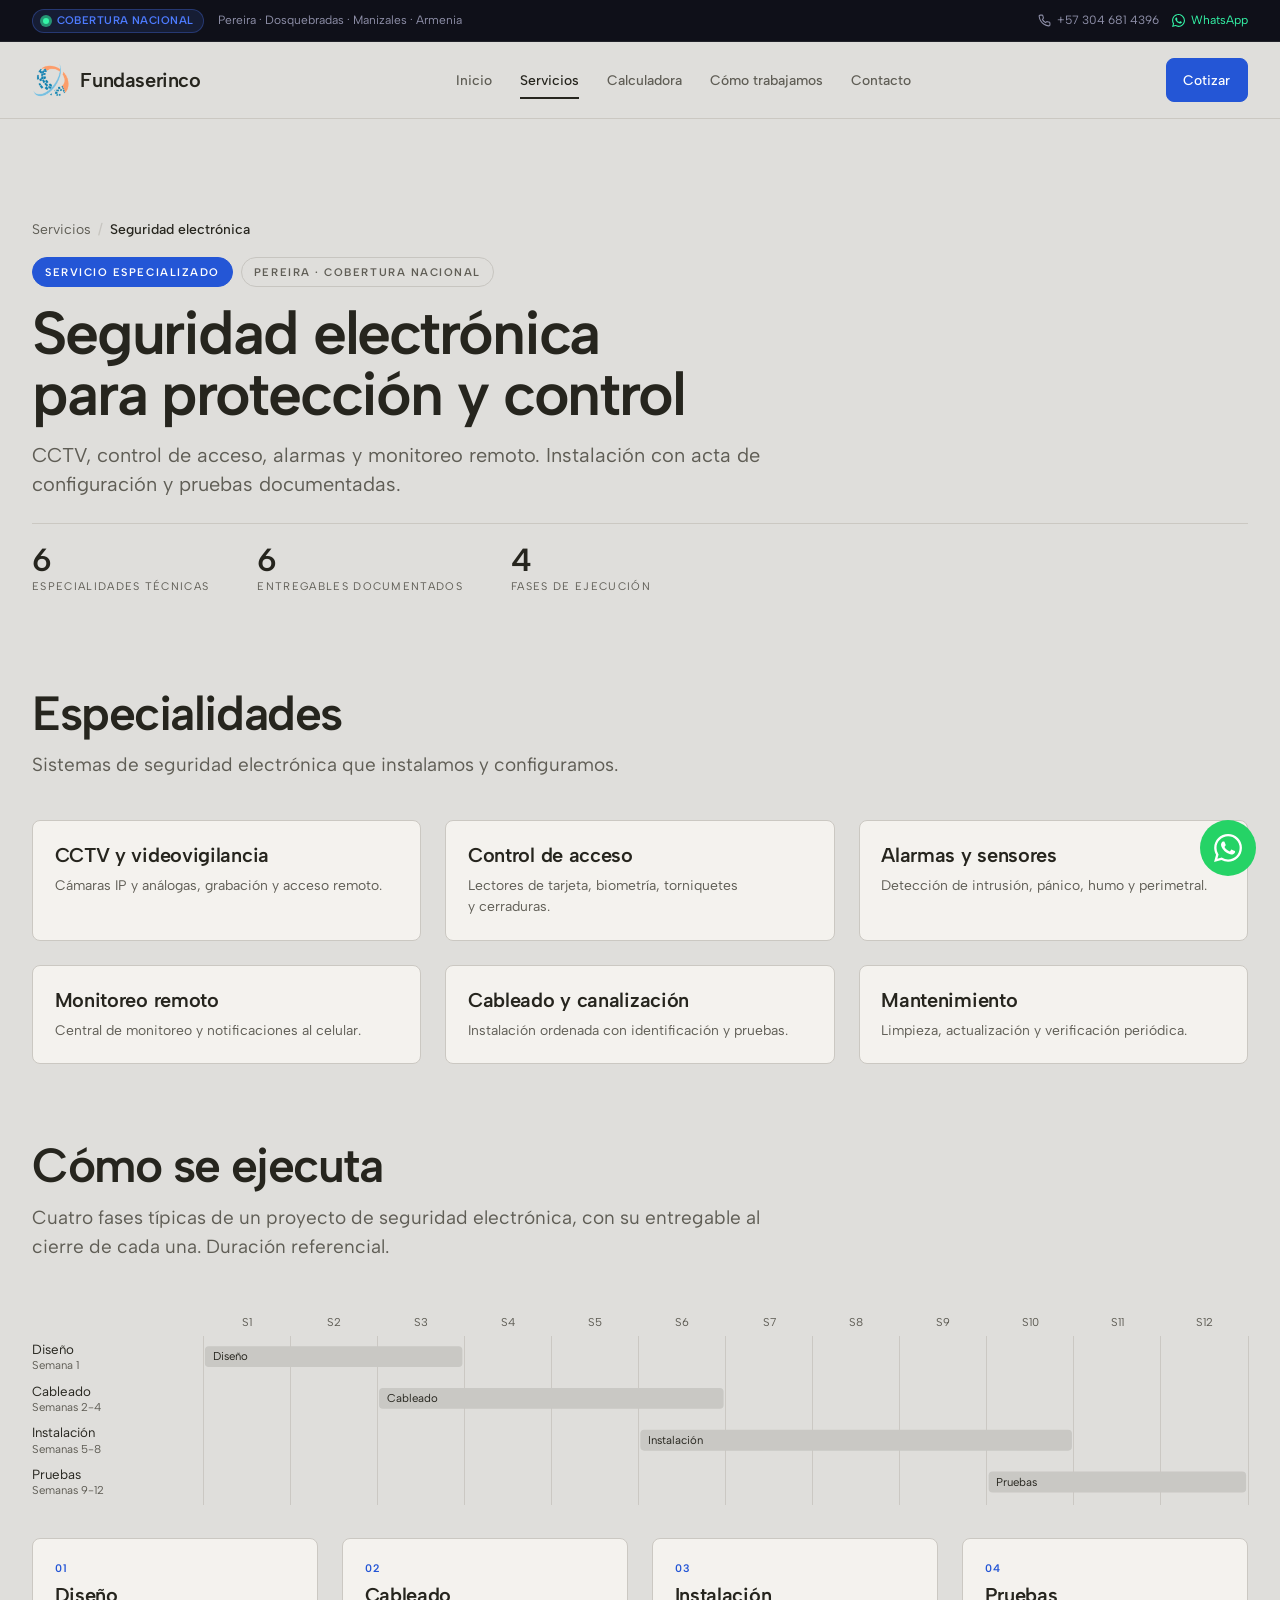
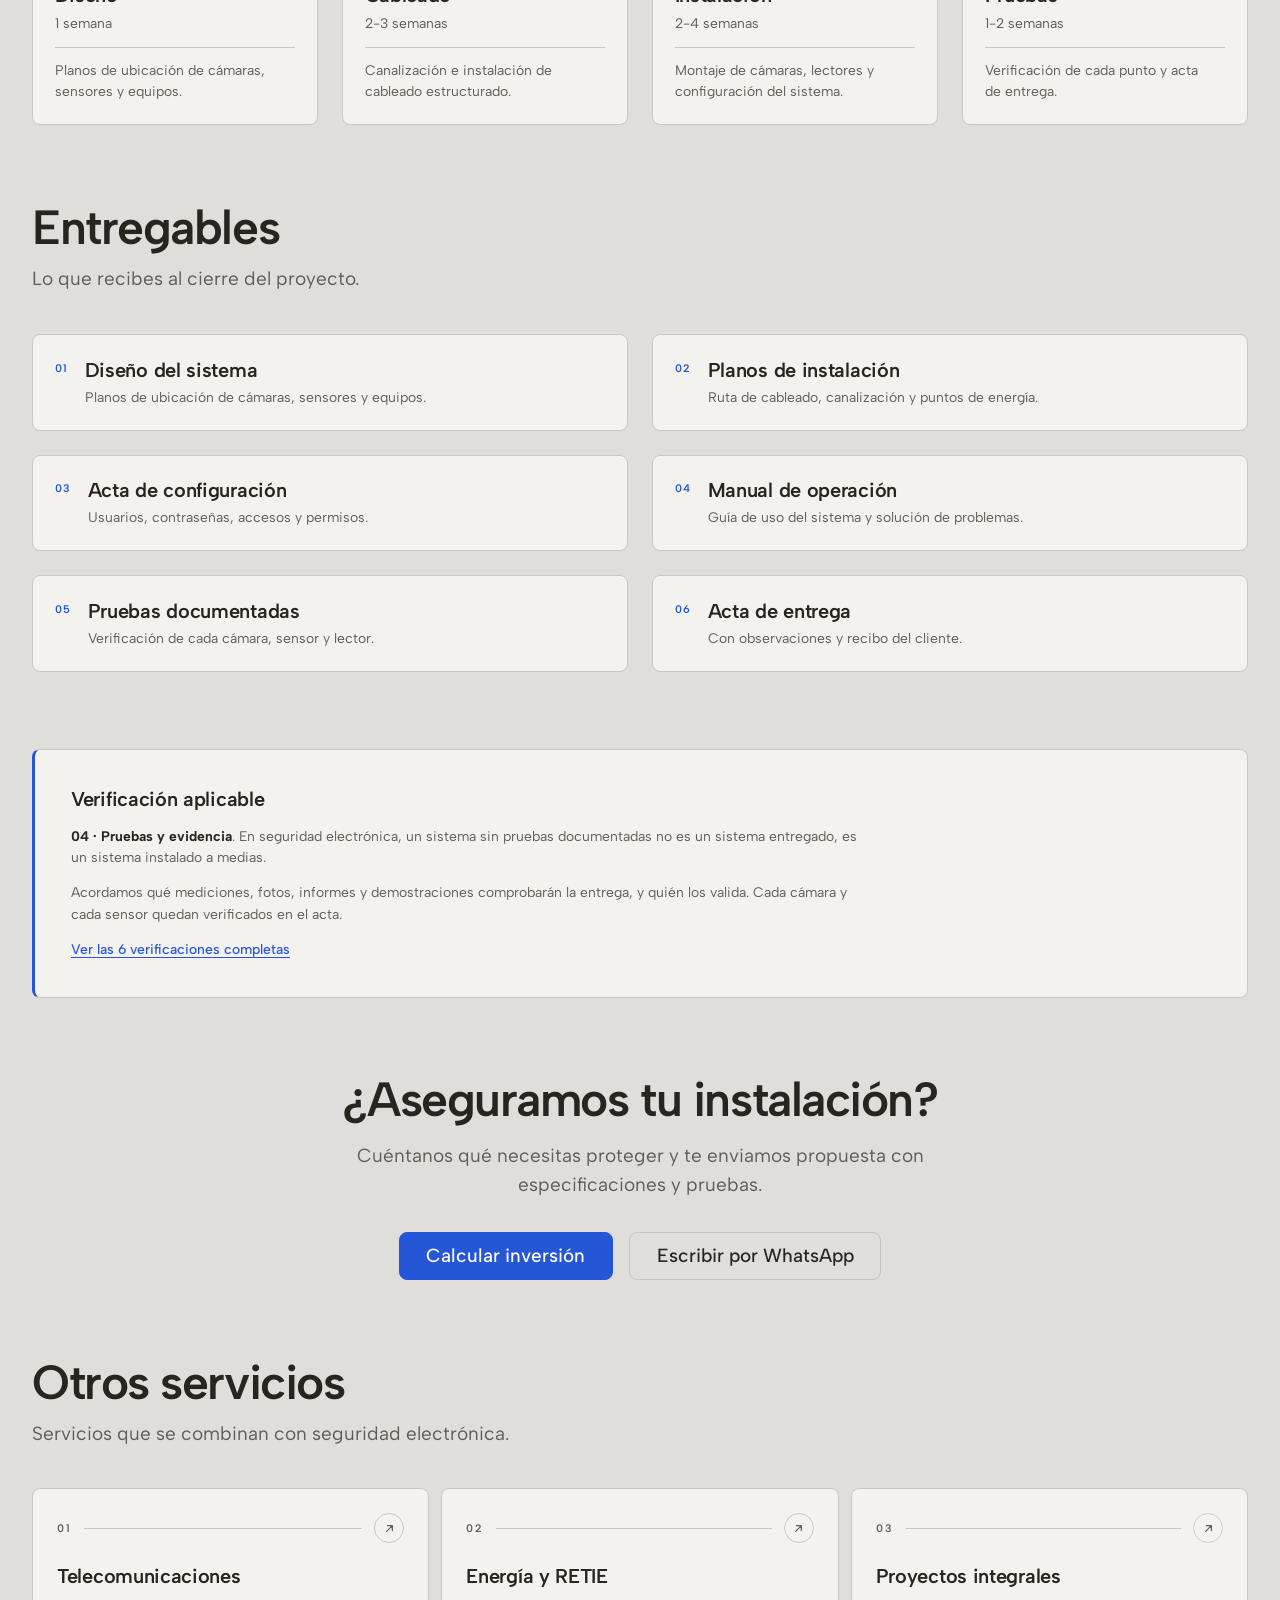
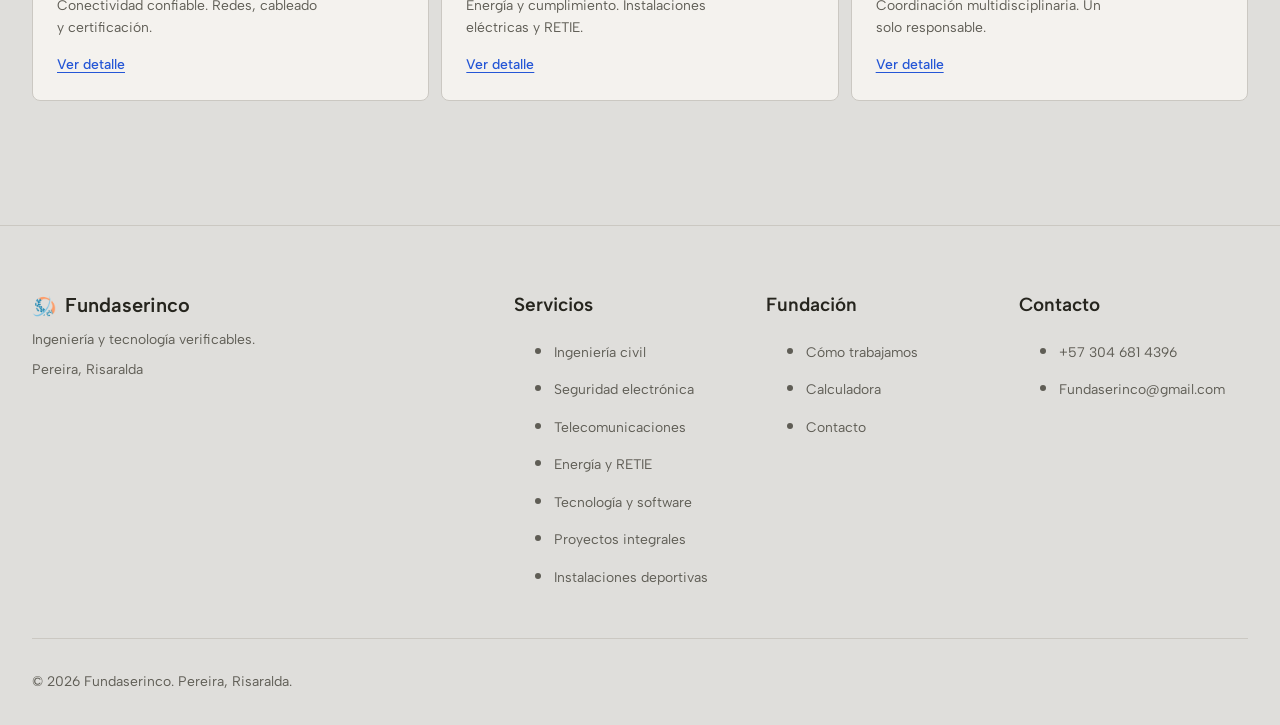
<file: servicios/seguridad-electronica.html>
<!DOCTYPE html>
<html lang="es">
<head>
  <meta charset="UTF-8">
  <meta name="viewport" content="width=device-width, initial-scale=1.0">
  <title>Seguridad electrónica · Fundaserinco</title>
  <meta name="description" content="CCTV, control de acceso, alarmas y monitoreo remoto en Pereira. Instalación con pruebas y evidencia documentada.">
  <meta name="theme-color" content="#0f1019">
  <link rel="preconnect" href="https://fonts.googleapis.com">
  <link rel="preconnect" href="https://fonts.gstatic.com" crossorigin>
  <link href="https://fonts.googleapis.com/css2?family=Albert+Sans:wght@400;500;600&display=swap" rel="stylesheet">
  <link rel="stylesheet" href="../assets/css/main.css">
  <link rel="stylesheet" href="../assets/css/components.css">
  <link rel="stylesheet" href="../assets/css/sections.css">
  <link rel="stylesheet" href="../assets/css/pages.css">
  <link rel="stylesheet" href="../assets/css/motion.css">
  <link rel="icon" href="../favicon.png" type="image/png" sizes="64x64">
  <link rel="apple-touch-icon" href="../assets/img/logo-simbolo-180.png">
  <meta property="og:type" content="website">
  <meta property="og:site_name" content="Fundaserinco">
  <meta property="og:locale" content="es_CO">
  <meta property="og:title" content="Seguridad electrónica · Fundaserinco">
  <meta property="og:description" content="CCTV, control de acceso, alarmas y monitoreo remoto en Pereira.">
  <link rel="canonical" href="https://shoyosb-maker.github.io/fundaserinco-pagina-web-/servicios/seguridad-electronica.html">
  <meta property="og:url" content="https://shoyosb-maker.github.io/fundaserinco-pagina-web-/servicios/seguridad-electronica.html">
  <meta property="og:image" content="https://shoyosb-maker.github.io/fundaserinco-pagina-web-/assets/img/og-fundaserinco-2026.jpg">
  <meta property="og:image:secure_url" content="https://shoyosb-maker.github.io/fundaserinco-pagina-web-/assets/img/og-fundaserinco-2026.jpg">
  <meta property="og:image:type" content="image/jpeg">
  <meta property="og:image:width" content="1200">
  <meta property="og:image:height" content="630">
  <meta property="og:image:alt" content="Fundaserinco · Ingeniería y tecnología verificables en Pereira">
  <meta name="twitter:card" content="summary_large_image">
  <meta name="twitter:title" content="Seguridad electrónica · Fundaserinco">
  <meta name="twitter:description" content="CCTV, control de acceso, alarmas y monitoreo remoto en Pereira.">
  <meta name="twitter:image" content="https://shoyosb-maker.github.io/fundaserinco-pagina-web-/assets/img/og-fundaserinco-2026.jpg">
  <meta name="twitter:image:alt" content="Fundaserinco · Ingeniería y tecnología verificables en Pereira">
</head>
<body data-page="service">
  <script>document.documentElement.classList.add('js')</script>
  <div class="topbar">
    <div class="topbar-inner">
      <div class="topbar-left">
        <span class="topbar-badge"><span class="pulse-dot" aria-hidden="true"></span><span>Cobertura nacional</span></span>
        <span class="topbar-region">Pereira · Dosquebradas · Manizales · Armenia</span>
      </div>
      <div class="topbar-right">
        <a href="tel:+573046814396" class="topbar-link topbar-link--phone"><svg viewBox="0 0 24 24" width="13" height="13" fill="none" stroke="currentColor" stroke-width="2" stroke-linecap="round" stroke-linejoin="round" aria-hidden="true"><path d="M22 16.92v3a2 2 0 0 1-2.18 2 19.79 19.79 0 0 1-8.63-3.07 19.5 19.5 0 0 1-6-6 19.79 19.79 0 0 1-3.07-8.67A2 2 0 0 1 4.11 2h3a2 2 0 0 1 2 1.72 12.84 12.84 0 0 0 .7 2.81 2 2 0 0 1-.45 2.11L8.09 9.91a16 16 0 0 0 6 6l1.27-1.27a2 2 0 0 1 2.11-.45 12.84 12.84 0 0 0 2.81.7A2 2 0 0 1 22 16.92z"/></svg>+57 304 681 4396</a>
        <a href="https://wa.me/573046814396?text=Hola%2C%20quiero%20asesor%C3%ADa." class="topbar-link topbar-link--wa" target="_blank" rel="noopener"><svg viewBox="0 0 24 24" width="13" height="13" fill="currentColor" aria-hidden="true"><path d="M17.472 14.382c-.297-.149-1.758-.867-2.03-.967-.273-.099-.471-.148-.67.15-.197.297-.767.966-.94 1.164-.173.199-.347.223-.644.075-.297-.15-1.255-.463-2.39-1.475-.883-.788-1.48-1.761-1.653-2.059-.173-.297-.018-.458.13-.606.134-.133.298-.347.446-.52.149-.174.198-.298.298-.497.099-.198.05-.371-.025-.52-.075-.149-.669-1.612-.916-2.207-.242-.579-.487-.5-.669-.51a12.8 12.8 0 0 0-.57-.01c-.198 0-.52.074-.792.372-.272.297-1.04 1.016-1.04 2.479 0 1.462 1.065 2.875 1.213 3.074.149.198 2.096 3.2 5.077 4.487.709.306 1.262.489 1.694.625.712.227 1.36.195 1.871.118.571-.085 1.758-.719 2.006-1.413.248-.694.248-1.289.173-1.413-.074-.124-.272-.198-.57-.347m-5.421 7.403h-.004a9.87 9.87 0 0 1-5.031-1.378l-.361-.214-3.741.982.998-3.648-.235-.374a9.86 9.86 0 0 1-1.51-5.26c.001-5.45 4.436-9.884 9.888-9.884 2.64 0 5.122 1.03 6.988 2.898a9.825 9.825 0 0 1 2.893 6.994c-.003 5.45-4.437 9.884-9.885 9.884m8.413-18.297A11.815 11.815 0 0 0 12.05 0C5.495 0 .16 5.335.157 11.892c0 2.096.547 4.142 1.588 5.945L.057 24l6.305-1.654a11.882 11.882 0 0 0 5.683 1.448h.005c6.554 0 11.89-5.335 11.893-11.893a11.821 11.821 0 0 0-3.48-8.413Z"/></svg>WhatsApp</a>
      </div>
    </div>
  </div>

  <header class="site-header">
    <div class="header-inner">
      <a href="../index.html" class="brand" aria-label="Fundaserinco — Ir a inicio"><img class="brand-mark" src="../assets/img/logo-simbolo-128.png" alt="" width="38" height="38" decoding="async"><span class="brand-name">Fundaserinco</span></a>
      <nav class="main-nav" aria-label="Principal">
        <a href="../index.html">Inicio</a>
        <a href="../servicios.html" aria-current="page">Servicios</a>
        <a href="../calculadora.html">Calculadora</a>
        <a href="../como-trabajamos.html">Cómo trabajamos</a>
        <a href="../contacto.html">Contacto</a>
      </nav>
      <div class="header-actions">
        <a href="https://wa.me/573046814396?text=Hola%2C%20quiero%20cotizar." class="btn btn-primary header-cta" target="_blank" rel="noopener">Cotizar</a>
        <button type="button" class="menu-toggle" aria-expanded="false" aria-controls="mobile-drawer" aria-label="Abrir menú"><span class="menu-toggle-line"></span><span class="menu-toggle-line"></span><span class="menu-toggle-line"></span></button>
      </div>
    </div>
  </header>

  <div class="mobile-backdrop" id="mobile-backdrop" hidden></div>
  <aside class="mobile-drawer" id="mobile-drawer" aria-hidden="true" aria-label="Menú de navegación">
    <div class="drawer-header">
      <span class="drawer-brand"><img src="../assets/img/logo-simbolo-128.png" alt="" width="22" height="22" decoding="async">Menú</span>
      <button type="button" class="drawer-close" aria-label="Cerrar menú"><svg viewBox="0 0 24 24" width="20" height="20" fill="none" stroke="currentColor" stroke-width="2" stroke-linecap="round" stroke-linejoin="round" aria-hidden="true"><path d="M18 6 6 18M6 6l12 12"/></svg></button>
    </div>
    <nav class="mobile-nav" aria-label="Principal móvil">
      <a href="../index.html">Inicio</a>
      <a href="../servicios.html" aria-current="page">Servicios</a>
      <a href="../calculadora.html">Calculadora</a>
      <a href="../como-trabajamos.html">Cómo trabajamos</a>
      <a href="../contacto.html">Contacto</a>
    </nav>
    <div class="drawer-actions">
      <a href="https://wa.me/573046814396?text=Hola%2C%20quiero%20cotizar." class="btn btn-wa" target="_blank" rel="noopener">Cotizar por WhatsApp</a>
      <a href="mailto:Fundaserinco@gmail.com" class="btn btn-secondary">Escribir por correo</a>
    </div>
    <div class="drawer-contact">
      <a href="tel:+573046814396"><svg viewBox="0 0 24 24" width="14" height="14" fill="none" stroke="currentColor" stroke-width="2" stroke-linecap="round" stroke-linejoin="round" aria-hidden="true"><path d="M22 16.92v3a2 2 0 0 1-2.18 2 19.79 19.79 0 0 1-8.63-3.07 19.5 19.5 0 0 1-6-6 19.79 19.79 0 0 1-3.07-8.67A2 2 0 0 1 4.11 2h3a2 2 0 0 1 2 1.72 12.84 12.84 0 0 0 .7 2.81 2 2 0 0 1-.45 2.11L8.09 9.91a16 16 0 0 0 6 6l1.27-1.27a2 2 0 0 1 2.11-.45 12.84 12.84 0 0 0 2.81.7A2 2 0 0 1 22 16.92z"/></svg>+57 304 681 4396</a>
      <a href="mailto:Fundaserinco@gmail.com"><svg viewBox="0 0 24 24" width="14" height="14" fill="none" stroke="currentColor" stroke-width="2" stroke-linecap="round" stroke-linejoin="round" aria-hidden="true"><rect x="2" y="4" width="20" height="16" rx="2"/><path d="m22 7-10 6L2 7"/></svg>Fundaserinco@gmail.com</a>
    </div>
  </aside>

  <main>
    <section class="service-scene">
      <div class="service-hero">
        <nav class="breadcrumb" aria-label="Ruta">
          <a href="../servicios.html">Servicios</a>
          <span class="breadcrumb-sep" aria-hidden="true">/</span>
          <span>Seguridad electrónica</span>
        </nav>

        <div class="svc-badges">
          <span class="svc-badge svc-badge--accent">Servicio especializado</span>
          <span class="svc-badge">Pereira · cobertura nacional</span>
        </div>

        <header class="detail-hero">
          <h1>Seguridad electrónica para protección y control</h1>
          <p class="lead">CCTV, control de acceso, alarmas y monitoreo remoto. Instalación con acta de configuración y pruebas documentadas.</p>
        </header>

        <div class="svc-metrics">
          <div class="svc-metric"><span class="svc-metric-value">6</span><span class="svc-metric-label">Especialidades técnicas</span></div>
          <div class="svc-metric"><span class="svc-metric-value">6</span><span class="svc-metric-label">Entregables documentados</span></div>
          <div class="svc-metric"><span class="svc-metric-value">4</span><span class="svc-metric-label">Fases de ejecución</span></div>
        </div>
      </div>

      <section class="section">
        <header class="section-header"><h2>Especialidades</h2><p>Sistemas de seguridad electrónica que instalamos y configuramos.</p></header>
        <div class="specialties-grid" data-stagger>
          <div class="specialty"><h3>CCTV y videovigilancia</h3><p>Cámaras IP y análogas, grabación y acceso remoto.</p></div>
          <div class="specialty"><h3>Control de acceso</h3><p>Lectores de tarjeta, biometría, torniquetes y cerraduras.</p></div>
          <div class="specialty"><h3>Alarmas y sensores</h3><p>Detección de intrusión, pánico, humo y perimetral.</p></div>
          <div class="specialty"><h3>Monitoreo remoto</h3><p>Central de monitoreo y notificaciones al celular.</p></div>
          <div class="specialty"><h3>Cableado y canalización</h3><p>Instalación ordenada con identificación y pruebas.</p></div>
          <div class="specialty"><h3>Mantenimiento</h3><p>Limpieza, actualización y verificación periódica.</p></div>
        </div>
      </section>

      <section class="section execution">
        <header class="section-header"><h2>Cómo se ejecuta</h2><p>Cuatro fases típicas de un proyecto de seguridad electrónica, con su entregable al cierre de cada una. Duración referencial.</p></header>
        <div class="execution-chart" id="exec-chart" role="img" aria-label="Fases típicas del servicio de seguridad electrónica"></div>
        <div class="execution-steps" data-stagger>
          <article class="execution-step"><span class="execution-num">01</span><h3>Diseño</h3><p class="execution-duration">1 semana</p><p class="execution-deliverable">Planos de ubicación de cámaras, sensores y equipos.</p></article>
          <article class="execution-step"><span class="execution-num">02</span><h3>Cableado</h3><p class="execution-duration">2-3 semanas</p><p class="execution-deliverable">Canalización e instalación de cableado estructurado.</p></article>
          <article class="execution-step"><span class="execution-num">03</span><h3>Instalación</h3><p class="execution-duration">2-4 semanas</p><p class="execution-deliverable">Montaje de cámaras, lectores y configuración del sistema.</p></article>
          <article class="execution-step"><span class="execution-num">04</span><h3>Pruebas</h3><p class="execution-duration">1-2 semanas</p><p class="execution-deliverable">Verificación de cada punto y acta de entrega.</p></article>
        </div>
      </section>

      <section class="section">
        <header class="section-header"><h2>Entregables</h2><p>Lo que recibes al cierre del proyecto.</p></header>
        <div class="deliverables-list" data-stagger>
          <div class="deliverable"><span class="deliverable-num">01</span><div><h3>Diseño del sistema</h3><p>Planos de ubicación de cámaras, sensores y equipos.</p></div>
          </div>
          <div class="deliverable"><span class="deliverable-num">02</span><div><h3>Planos de instalación</h3><p>Ruta de cableado, canalización y puntos de energía.</p></div>
          </div>
          <div class="deliverable"><span class="deliverable-num">03</span><div><h3>Acta de configuración</h3><p>Usuarios, contraseñas, accesos y permisos.</p></div>
          </div>
          <div class="deliverable"><span class="deliverable-num">04</span><div><h3>Manual de operación</h3><p>Guía de uso del sistema y solución de problemas.</p></div>
          </div>
          <div class="deliverable"><span class="deliverable-num">05</span><div><h3>Pruebas documentadas</h3><p>Verificación de cada cámara, sensor y lector.</p></div>
          </div>
          <div class="deliverable"><span class="deliverable-num">06</span><div><h3>Acta de entrega</h3><p>Con observaciones y recibo del cliente.</p></div>
          </div>
        </div>
      </section>

      <section class="section">
        <div class="verification-callout"><div class="verification-callout-inner">
            <h3>Verificación aplicable</h3>
            <p><strong>04 · Pruebas y evidencia</strong>. En seguridad electrónica, un sistema sin pruebas documentadas no es un sistema entregado, es un sistema instalado a medias.</p>
            <p>Acordamos qué mediciones, fotos, informes y demostraciones comprobarán la entrega, y quién los valida. Cada cámara y cada sensor quedan verificados en el acta.</p>
            <p><a href="../como-trabajamos.html" class="link">Ver las 6 verificaciones completas</a></p>
          </div>
        </div>
      </section>

      <section class="section cta">
        <h2>¿Aseguramos tu instalación?</h2>
        <p>Cuéntanos qué necesitas proteger y te enviamos propuesta con especificaciones y pruebas.</p>
        <div class="cta-actions" data-stagger>
          <a href="../calculadora.html?svc=seguridad" class="btn btn-primary">Calcular inversión</a>
          <a href="https://wa.me/573046814396?text=Hola%2C%20quiero%20cotizar%20seguridad%20electr%C3%B3nica." class="btn btn-secondary" target="_blank" rel="noopener">Escribir por WhatsApp</a>
        </div>
      </section>

      <section class="section">
        <header class="section-header"><h2>Otros servicios</h2><p>Servicios que se combinan con seguridad electrónica.</p></header>
        <div class="services-detailed" data-stagger>
          <article class="service-card card-2 svc-media svc-media--telecom">
            <div class="service-card-top">
              <span class="tile-index" aria-hidden="true"></span>
              <span class="tile-line" aria-hidden="true"></span>
              <span class="tile-arrow" aria-hidden="true">
                <svg viewBox="0 0 16 16" fill="none" stroke="currentColor" stroke-width="1.5" stroke-linecap="round" stroke-linejoin="round"><path d="M4.5 11.5 11.5 4.5M5.5 4.5h6v6"/></svg>
              </span>
            </div>
            <h3>Telecomunicaciones</h3>
            <p class="service-card-desc">Conectividad confiable. Redes, cableado y certificación.</p>
            <a href="telecomunicaciones.html" class="service-card-link">Ver detalle</a>
          </article>
          <article class="service-card card-2 svc-media svc-media--energia">
            <div class="service-card-top">
              <span class="tile-index" aria-hidden="true"></span>
              <span class="tile-line" aria-hidden="true"></span>
              <span class="tile-arrow" aria-hidden="true">
                <svg viewBox="0 0 16 16" fill="none" stroke="currentColor" stroke-width="1.5" stroke-linecap="round" stroke-linejoin="round"><path d="M4.5 11.5 11.5 4.5M5.5 4.5h6v6"/></svg>
              </span>
            </div>
            <h3>Energía y RETIE</h3>
            <p class="service-card-desc">Energía y cumplimiento. Instalaciones eléctricas y RETIE.</p>
            <a href="energia-retie.html" class="service-card-link">Ver detalle</a>
          </article>
          <article class="service-card card-2 svc-media svc-media--integrales">
            <div class="service-card-top">
              <span class="tile-index" aria-hidden="true"></span>
              <span class="tile-line" aria-hidden="true"></span>
              <span class="tile-arrow" aria-hidden="true">
                <svg viewBox="0 0 16 16" fill="none" stroke="currentColor" stroke-width="1.5" stroke-linecap="round" stroke-linejoin="round"><path d="M4.5 11.5 11.5 4.5M5.5 4.5h6v6"/></svg>
              </span>
            </div>
            <h3>Proyectos integrales</h3>
            <p class="service-card-desc">Coordinación multidisciplinaria. Un solo responsable.</p>
            <a href="proyectos-integrales.html" class="service-card-link">Ver detalle</a>
          </article>
        </div>
      </section>
    </section>
  </main>

  <footer class="site-footer">
    <div class="footer-grid">
      <div><p class="footer-logo"><img src="../assets/img/logo-simbolo-128.png" alt="" width="24" height="24" decoding="async">Fundaserinco</p><p class="footer-desc">Ingeniería y tecnología verificables.</p><p class="footer-place">Pereira, Risaralda</p></div>
      <div><p class="footer-heading">Servicios</p><ul>
          <li><a href="ingenieria-civil.html">Ingeniería civil</a></li>
          <li><a href="seguridad-electronica.html">Seguridad electrónica</a></li>
          <li><a href="telecomunicaciones.html">Telecomunicaciones</a></li>
          <li><a href="energia-retie.html">Energía y RETIE</a></li>
          <li><a href="tecnologia-software.html">Tecnología y software</a></li>
          <li><a href="proyectos-integrales.html">Proyectos integrales</a></li>
          <li><a href="instalaciones-deportivas.html">Instalaciones deportivas</a></li>
        </ul></div>
      <div><p class="footer-heading">Fundación</p><ul>
          <li><a href="../como-trabajamos.html">Cómo trabajamos</a></li>
          <li><a href="../calculadora.html">Calculadora</a></li>
          <li><a href="../contacto.html">Contacto</a></li>
        </ul></div>
      <div><p class="footer-heading">Contacto</p><ul>
          <li><a href="https://wa.me/573046814396">+57 304 681 4396</a></li>
          <li><a href="mailto:Fundaserinco@gmail.com">Fundaserinco@gmail.com</a></li>
        </ul></div>
    </div>
    <p class="footer-legal">© 2026 Fundaserinco. Pereira, Risaralda.</p>
  </footer>

  <a href="https://wa.me/573046814396?text=Hola%2C%20quiero%20cotizar." class="whatsapp-fab" aria-label="Escribir por WhatsApp" target="_blank" rel="noopener">
    <svg viewBox="0 0 24 24" width="28" height="28" fill="currentColor" aria-hidden="true"><path d="M17.472 14.382c-.297-.149-1.758-.867-2.03-.967-.273-.099-.471-.148-.67.15-.197.297-.767.966-.94 1.164-.173.199-.347.223-.644.075-.297-.15-1.255-.463-2.39-1.475-.883-.788-1.48-1.761-1.653-2.059-.173-.297-.018-.458.13-.606.134-.133.298-.347.446-.52.149-.174.198-.298.298-.497.099-.198.05-.371-.025-.52-.075-.149-.669-1.612-.916-2.207-.242-.579-.487-.5-.669-.51a12.8 12.8 0 0 0-.57-.01c-.198 0-.52.074-.792.372-.272.297-1.04 1.016-1.04 2.479 0 1.462 1.065 2.875 1.213 3.074.149.198 2.096 3.2 5.077 4.487.709.306 1.262.489 1.694.625.712.227 1.36.195 1.871.118.571-.085 1.758-.719 2.006-1.413.248-.694.248-1.289.173-1.413-.074-.124-.272-.198-.57-.347m-5.421 7.403h-.004a9.87 9.87 0 0 1-5.031-1.378l-.361-.214-3.741.982.998-3.648-.235-.374a9.86 9.86 0 0 1-1.51-5.26c.001-5.45 4.436-9.884 9.888-9.884 2.64 0 5.122 1.03 6.988 2.898a9.825 9.825 0 0 1 2.893 6.994c-.003 5.45-4.437 9.884-9.885 9.884m8.413-18.297A11.815 11.815 0 0 0 12.05 0C5.495 0 .16 5.335.157 11.892c0 2.096.547 4.142 1.588 5.945L.057 24l6.305-1.654a11.882 11.882 0 0 0 5.683 1.448h.005c6.554 0 11.89-5.335 11.893-11.893a11.821 11.821 0 0 0-3.48-8.413Z"/></svg>
  </a>

  <script src="../assets/js/stagger.js"></script>
  <script src="../assets/js/base.js"></script>
  <script src="../assets/js/charts.js"></script>
  <script>
    (function () {
      const el = document.getElementById('exec-chart');
      if (!el || !window.Charts || !Charts.timeline) return;
      Charts.timeline(el, [
        { label: 'Diseño', sub: 'Semana 1', bars: [{ from: 0, to: 2, kind: 'phase', label: 'Diseño' }] },
        { label: 'Cableado', sub: 'Semanas 2-4', bars: [{ from: 2, to: 5, kind: 'phase', label: 'Cableado' }] },
        { label: 'Instalación', sub: 'Semanas 5-8', bars: [{ from: 5, to: 9, kind: 'phase', label: 'Instalación' }] },
        { label: 'Pruebas', sub: 'Semanas 9-12', bars: [{ from: 9, to: 12, kind: 'phase', label: 'Pruebas' }] }
      ], { phase: { label: 'Fase', mark: 'fill' } }, {
        days: ['S1','S2','S3','S4','S5','S6','S7','S8','S9','S10','S11','S12'],
        today: null, labelWidth: 180, rowHeight: 44
      });
    })();
  </script>
</body>
</html>
</file>
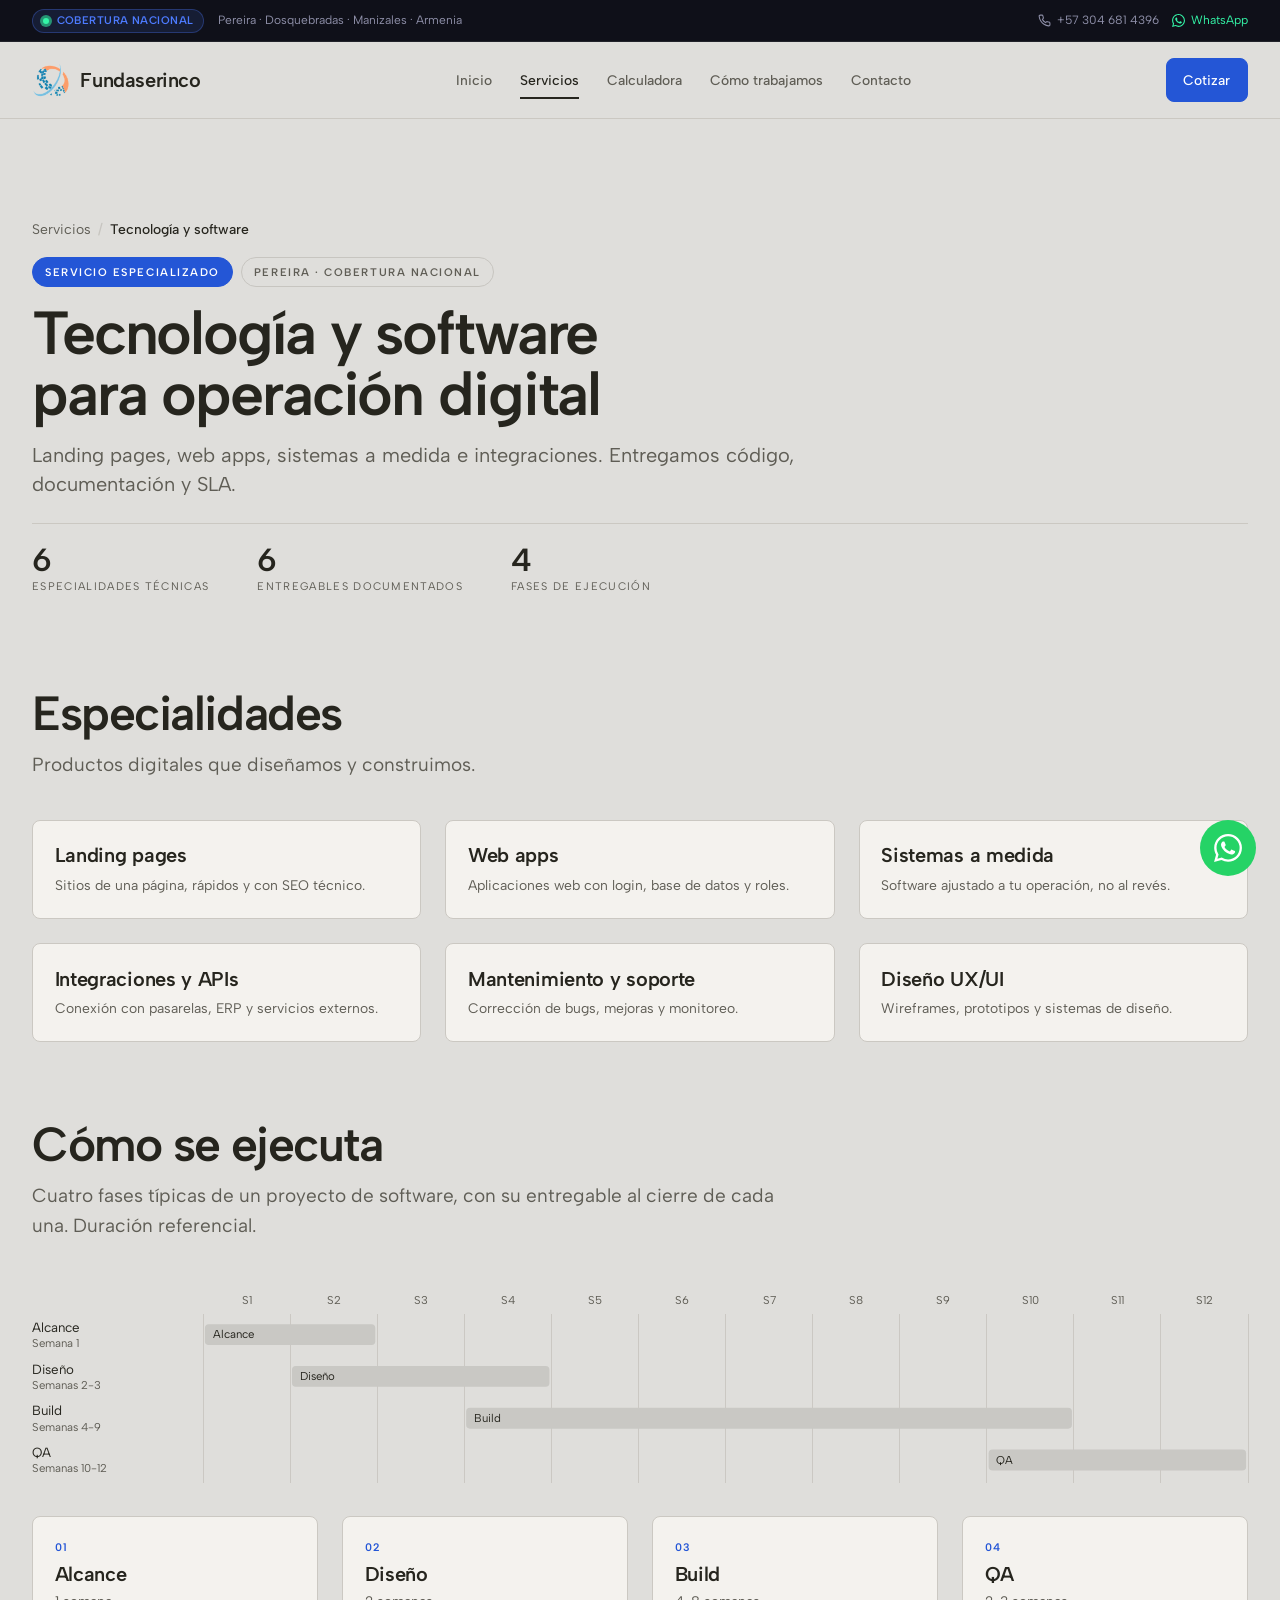
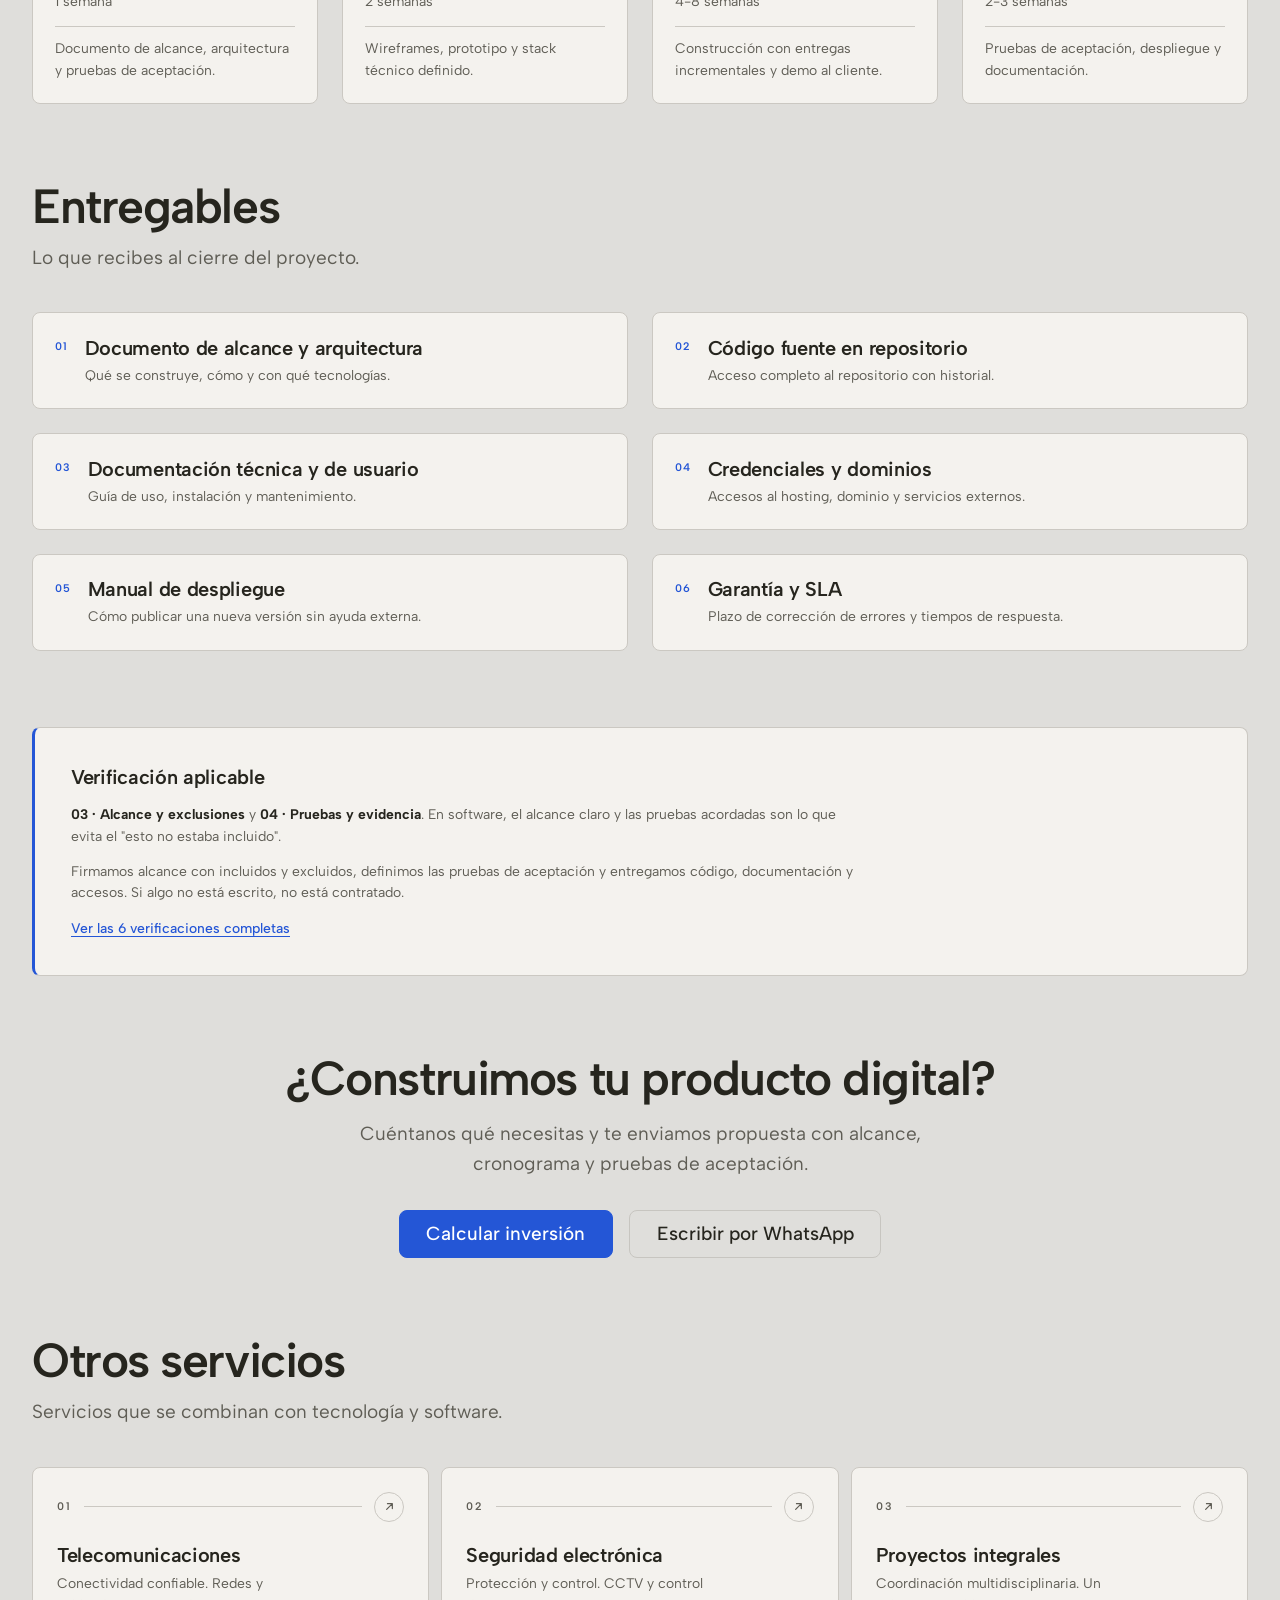
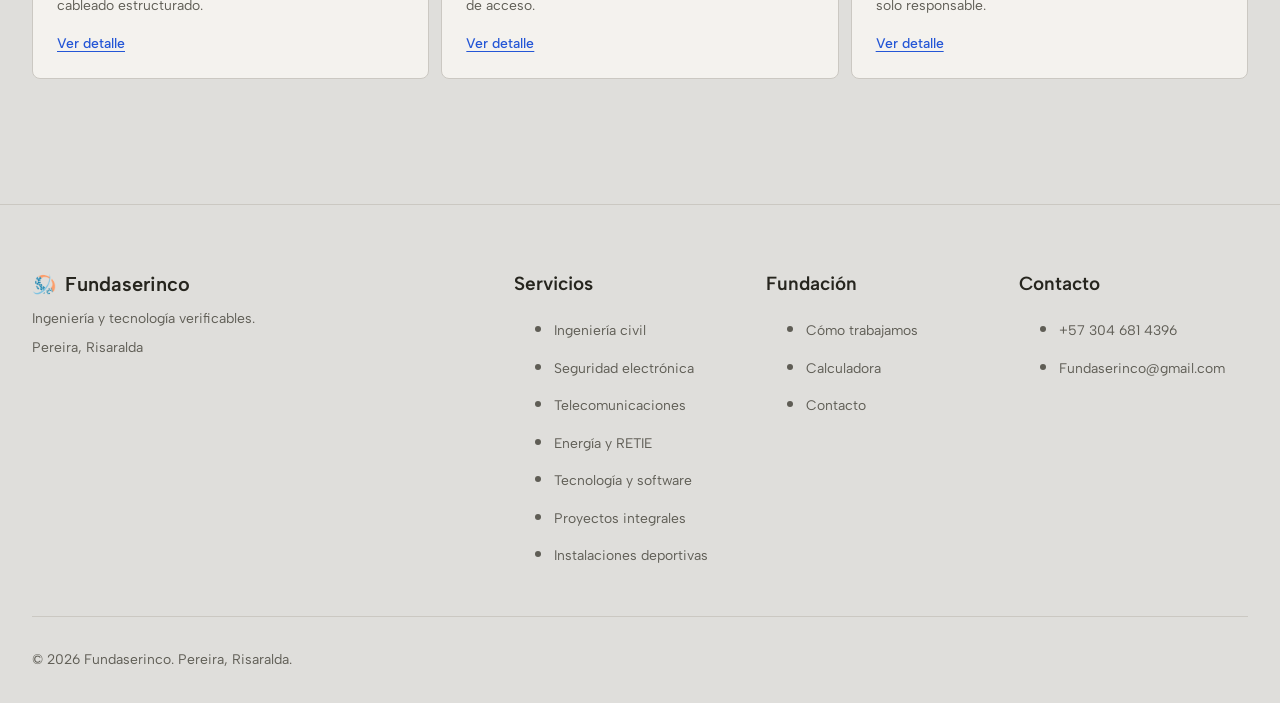
<file: servicios/tecnologia-software.html>
<!DOCTYPE html>
<html lang="es">
<head>
  <meta charset="UTF-8">
  <meta name="viewport" content="width=device-width, initial-scale=1.0">
  <title>Tecnología y software · Fundaserinco</title>
  <meta name="description" content="Landing pages, web apps, sistemas a medida, integraciones y mantenimiento en Pereira.">
  <meta name="theme-color" content="#0f1019">
  <link rel="preconnect" href="https://fonts.googleapis.com">
  <link rel="preconnect" href="https://fonts.gstatic.com" crossorigin>
  <link href="https://fonts.googleapis.com/css2?family=Albert+Sans:wght@400;500;600&display=swap" rel="stylesheet">
  <link rel="stylesheet" href="../assets/css/main.css">
  <link rel="stylesheet" href="../assets/css/components.css">
  <link rel="stylesheet" href="../assets/css/sections.css">
  <link rel="stylesheet" href="../assets/css/pages.css">
  <link rel="stylesheet" href="../assets/css/motion.css">
  <link rel="icon" href="../favicon.png" type="image/png" sizes="64x64">
  <link rel="apple-touch-icon" href="../assets/img/logo-simbolo-180.png">
  <meta property="og:type" content="website">
  <meta property="og:site_name" content="Fundaserinco">
  <meta property="og:locale" content="es_CO">
  <meta property="og:title" content="Tecnología y software · Fundaserinco">
  <meta property="og:description" content="Landing pages, web apps, sistemas a medida, integraciones y mantenimiento.">
  <link rel="canonical" href="https://shoyosb-maker.github.io/fundaserinco-pagina-web-/servicios/tecnologia-software.html">
  <meta property="og:url" content="https://shoyosb-maker.github.io/fundaserinco-pagina-web-/servicios/tecnologia-software.html">
  <meta property="og:image" content="https://shoyosb-maker.github.io/fundaserinco-pagina-web-/assets/img/og-fundaserinco-2026.jpg">
  <meta property="og:image:secure_url" content="https://shoyosb-maker.github.io/fundaserinco-pagina-web-/assets/img/og-fundaserinco-2026.jpg">
  <meta property="og:image:type" content="image/jpeg">
  <meta property="og:image:width" content="1200">
  <meta property="og:image:height" content="630">
  <meta property="og:image:alt" content="Fundaserinco · Ingeniería y tecnología verificables en Pereira">
  <meta name="twitter:card" content="summary_large_image">
  <meta name="twitter:title" content="Tecnología y software · Fundaserinco">
  <meta name="twitter:description" content="Landing pages, web apps, sistemas a medida, integraciones y mantenimiento.">
  <meta name="twitter:image" content="https://shoyosb-maker.github.io/fundaserinco-pagina-web-/assets/img/og-fundaserinco-2026.jpg">
  <meta name="twitter:image:alt" content="Fundaserinco · Ingeniería y tecnología verificables en Pereira">
</head>
<body data-page="service">
  <script>document.documentElement.classList.add('js')</script>
  <div class="topbar">
    <div class="topbar-inner">
      <div class="topbar-left">
        <span class="topbar-badge"><span class="pulse-dot" aria-hidden="true"></span><span>Cobertura nacional</span></span>
        <span class="topbar-region">Pereira · Dosquebradas · Manizales · Armenia</span>
      </div>
      <div class="topbar-right">
        <a href="tel:+573046814396" class="topbar-link topbar-link--phone"><svg viewBox="0 0 24 24" width="13" height="13" fill="none" stroke="currentColor" stroke-width="2" stroke-linecap="round" stroke-linejoin="round" aria-hidden="true"><path d="M22 16.92v3a2 2 0 0 1-2.18 2 19.79 19.79 0 0 1-8.63-3.07 19.5 19.5 0 0 1-6-6 19.79 19.79 0 0 1-3.07-8.67A2 2 0 0 1 4.11 2h3a2 2 0 0 1 2 1.72 12.84 12.84 0 0 0 .7 2.81 2 2 0 0 1-.45 2.11L8.09 9.91a16 16 0 0 0 6 6l1.27-1.27a2 2 0 0 1 2.11-.45 12.84 12.84 0 0 0 2.81.7A2 2 0 0 1 22 16.92z"/></svg>+57 304 681 4396</a>
        <a href="https://wa.me/573046814396?text=Hola%2C%20quiero%20asesor%C3%ADa." class="topbar-link topbar-link--wa" target="_blank" rel="noopener"><svg viewBox="0 0 24 24" width="13" height="13" fill="currentColor" aria-hidden="true"><path d="M17.472 14.382c-.297-.149-1.758-.867-2.03-.967-.273-.099-.471-.148-.67.15-.197.297-.767.966-.94 1.164-.173.199-.347.223-.644.075-.297-.15-1.255-.463-2.39-1.475-.883-.788-1.48-1.761-1.653-2.059-.173-.297-.018-.458.13-.606.134-.133.298-.347.446-.52.149-.174.198-.298.298-.497.099-.198.05-.371-.025-.52-.075-.149-.669-1.612-.916-2.207-.242-.579-.487-.5-.669-.51a12.8 12.8 0 0 0-.57-.01c-.198 0-.52.074-.792.372-.272.297-1.04 1.016-1.04 2.479 0 1.462 1.065 2.875 1.213 3.074.149.198 2.096 3.2 5.077 4.487.709.306 1.262.489 1.694.625.712.227 1.36.195 1.871.118.571-.085 1.758-.719 2.006-1.413.248-.694.248-1.289.173-1.413-.074-.124-.272-.198-.57-.347m-5.421 7.403h-.004a9.87 9.87 0 0 1-5.031-1.378l-.361-.214-3.741.982.998-3.648-.235-.374a9.86 9.86 0 0 1-1.51-5.26c.001-5.45 4.436-9.884 9.888-9.884 2.64 0 5.122 1.03 6.988 2.898a9.825 9.825 0 0 1 2.893 6.994c-.003 5.45-4.437 9.884-9.885 9.884m8.413-18.297A11.815 11.815 0 0 0 12.05 0C5.495 0 .16 5.335.157 11.892c0 2.096.547 4.142 1.588 5.945L.057 24l6.305-1.654a11.882 11.882 0 0 0 5.683 1.448h.005c6.554 0 11.89-5.335 11.893-11.893a11.821 11.821 0 0 0-3.48-8.413Z"/></svg>WhatsApp</a>
      </div>
    </div>
  </div>

  <header class="site-header">
    <div class="header-inner">
      <a href="../index.html" class="brand" aria-label="Fundaserinco — Ir a inicio"><img class="brand-mark" src="../assets/img/logo-simbolo-128.png" alt="" width="38" height="38" decoding="async"><span class="brand-name">Fundaserinco</span></a>
      <nav class="main-nav" aria-label="Principal">
        <a href="../index.html">Inicio</a>
        <a href="../servicios.html" aria-current="page">Servicios</a>
        <a href="../calculadora.html">Calculadora</a>
        <a href="../como-trabajamos.html">Cómo trabajamos</a>
        <a href="../contacto.html">Contacto</a>
      </nav>
      <div class="header-actions">
        <a href="https://wa.me/573046814396?text=Hola%2C%20quiero%20cotizar." class="btn btn-primary header-cta" target="_blank" rel="noopener">Cotizar</a>
        <button type="button" class="menu-toggle" aria-expanded="false" aria-controls="mobile-drawer" aria-label="Abrir menú"><span class="menu-toggle-line"></span><span class="menu-toggle-line"></span><span class="menu-toggle-line"></span></button>
      </div>
    </div>
  </header>

  <div class="mobile-backdrop" id="mobile-backdrop" hidden></div>
  <aside class="mobile-drawer" id="mobile-drawer" aria-hidden="true" aria-label="Menú de navegación">
    <div class="drawer-header">
      <span class="drawer-brand"><img src="../assets/img/logo-simbolo-128.png" alt="" width="22" height="22" decoding="async">Menú</span>
      <button type="button" class="drawer-close" aria-label="Cerrar menú"><svg viewBox="0 0 24 24" width="20" height="20" fill="none" stroke="currentColor" stroke-width="2" stroke-linecap="round" stroke-linejoin="round" aria-hidden="true"><path d="M18 6 6 18M6 6l12 12"/></svg></button>
    </div>
    <nav class="mobile-nav" aria-label="Principal móvil">
      <a href="../index.html">Inicio</a>
      <a href="../servicios.html" aria-current="page">Servicios</a>
      <a href="../calculadora.html">Calculadora</a>
      <a href="../como-trabajamos.html">Cómo trabajamos</a>
      <a href="../contacto.html">Contacto</a>
    </nav>
    <div class="drawer-actions">
      <a href="https://wa.me/573046814396?text=Hola%2C%20quiero%20cotizar." class="btn btn-wa" target="_blank" rel="noopener">Cotizar por WhatsApp</a>
      <a href="mailto:Fundaserinco@gmail.com" class="btn btn-secondary">Escribir por correo</a>
    </div>
    <div class="drawer-contact">
      <a href="tel:+573046814396"><svg viewBox="0 0 24 24" width="14" height="14" fill="none" stroke="currentColor" stroke-width="2" stroke-linecap="round" stroke-linejoin="round" aria-hidden="true"><path d="M22 16.92v3a2 2 0 0 1-2.18 2 19.79 19.79 0 0 1-8.63-3.07 19.5 19.5 0 0 1-6-6 19.79 19.79 0 0 1-3.07-8.67A2 2 0 0 1 4.11 2h3a2 2 0 0 1 2 1.72 12.84 12.84 0 0 0 .7 2.81 2 2 0 0 1-.45 2.11L8.09 9.91a16 16 0 0 0 6 6l1.27-1.27a2 2 0 0 1 2.11-.45 12.84 12.84 0 0 0 2.81.7A2 2 0 0 1 22 16.92z"/></svg>+57 304 681 4396</a>
      <a href="mailto:Fundaserinco@gmail.com"><svg viewBox="0 0 24 24" width="14" height="14" fill="none" stroke="currentColor" stroke-width="2" stroke-linecap="round" stroke-linejoin="round" aria-hidden="true"><rect x="2" y="4" width="20" height="16" rx="2"/><path d="m22 7-10 6L2 7"/></svg>Fundaserinco@gmail.com</a>
    </div>
  </aside>

  <main>
    <section class="service-scene">
      <div class="service-hero">
        <nav class="breadcrumb" aria-label="Ruta">
          <a href="../servicios.html">Servicios</a>
          <span class="breadcrumb-sep" aria-hidden="true">/</span>
          <span>Tecnología y software</span>
        </nav>

        <div class="svc-badges">
          <span class="svc-badge svc-badge--accent">Servicio especializado</span>
          <span class="svc-badge">Pereira · cobertura nacional</span>
        </div>

        <header class="detail-hero">
          <h1>Tecnología y software para operación digital</h1>
          <p class="lead">Landing pages, web apps, sistemas a medida e integraciones. Entregamos código, documentación y SLA.</p>
        </header>

        <div class="svc-metrics">
          <div class="svc-metric"><span class="svc-metric-value">6</span><span class="svc-metric-label">Especialidades técnicas</span></div>
          <div class="svc-metric"><span class="svc-metric-value">6</span><span class="svc-metric-label">Entregables documentados</span></div>
          <div class="svc-metric"><span class="svc-metric-value">4</span><span class="svc-metric-label">Fases de ejecución</span></div>
        </div>
      </div>

      <section class="section">
        <header class="section-header"><h2>Especialidades</h2><p>Productos digitales que diseñamos y construimos.</p></header>
        <div class="specialties-grid" data-stagger>
          <div class="specialty"><h3>Landing pages</h3><p>Sitios de una página, rápidos y con SEO técnico.</p></div>
          <div class="specialty"><h3>Web apps</h3><p>Aplicaciones web con login, base de datos y roles.</p></div>
          <div class="specialty"><h3>Sistemas a medida</h3><p>Software ajustado a tu operación, no al revés.</p></div>
          <div class="specialty"><h3>Integraciones y APIs</h3><p>Conexión con pasarelas, ERP y servicios externos.</p></div>
          <div class="specialty"><h3>Mantenimiento y soporte</h3><p>Corrección de bugs, mejoras y monitoreo.</p></div>
          <div class="specialty"><h3>Diseño UX/UI</h3><p>Wireframes, prototipos y sistemas de diseño.</p></div>
        </div>
      </section>

      <section class="section execution">
        <header class="section-header"><h2>Cómo se ejecuta</h2><p>Cuatro fases típicas de un proyecto de software, con su entregable al cierre de cada una. Duración referencial.</p></header>
        <div class="execution-chart" id="exec-chart" role="img" aria-label="Fases típicas del servicio de tecnología y software"></div>
        <div class="execution-steps" data-stagger>
          <article class="execution-step"><span class="execution-num">01</span><h3>Alcance</h3><p class="execution-duration">1 semana</p><p class="execution-deliverable">Documento de alcance, arquitectura y pruebas de aceptación.</p></article>
          <article class="execution-step"><span class="execution-num">02</span><h3>Diseño</h3><p class="execution-duration">2 semanas</p><p class="execution-deliverable">Wireframes, prototipo y stack técnico definido.</p></article>
          <article class="execution-step"><span class="execution-num">03</span><h3>Build</h3><p class="execution-duration">4-8 semanas</p><p class="execution-deliverable">Construcción con entregas incrementales y demo al cliente.</p></article>
          <article class="execution-step"><span class="execution-num">04</span><h3>QA</h3><p class="execution-duration">2-3 semanas</p><p class="execution-deliverable">Pruebas de aceptación, despliegue y documentación.</p></article>
        </div>
      </section>

      <section class="section">
        <header class="section-header"><h2>Entregables</h2><p>Lo que recibes al cierre del proyecto.</p></header>
        <div class="deliverables-list" data-stagger>
          <div class="deliverable"><span class="deliverable-num">01</span><div><h3>Documento de alcance y arquitectura</h3><p>Qué se construye, cómo y con qué tecnologías.</p></div>
          </div>
          <div class="deliverable"><span class="deliverable-num">02</span><div><h3>Código fuente en repositorio</h3><p>Acceso completo al repositorio con historial.</p></div>
          </div>
          <div class="deliverable"><span class="deliverable-num">03</span><div><h3>Documentación técnica y de usuario</h3><p>Guía de uso, instalación y mantenimiento.</p></div>
          </div>
          <div class="deliverable"><span class="deliverable-num">04</span><div><h3>Credenciales y dominios</h3><p>Accesos al hosting, dominio y servicios externos.</p></div>
          </div>
          <div class="deliverable"><span class="deliverable-num">05</span><div><h3>Manual de despliegue</h3><p>Cómo publicar una nueva versión sin ayuda externa.</p></div>
          </div>
          <div class="deliverable"><span class="deliverable-num">06</span><div><h3>Garantía y SLA</h3><p>Plazo de corrección de errores y tiempos de respuesta.</p></div>
          </div>
        </div>
      </section>

      <section class="section">
        <div class="verification-callout"><div class="verification-callout-inner">
            <h3>Verificación aplicable</h3>
            <p><strong>03 · Alcance y exclusiones</strong> y <strong>04 · Pruebas y evidencia</strong>. En software, el alcance claro y las pruebas acordadas son lo que evita el "esto no estaba incluido".</p>
            <p>Firmamos alcance con incluidos y excluidos, definimos las pruebas de aceptación y entregamos código, documentación y accesos. Si algo no está escrito, no está contratado.</p>
            <p><a href="../como-trabajamos.html" class="link">Ver las 6 verificaciones completas</a></p>
          </div>
        </div>
      </section>

      <section class="section cta">
        <h2>¿Construimos tu producto digital?</h2>
        <p>Cuéntanos qué necesitas y te enviamos propuesta con alcance, cronograma y pruebas de aceptación.</p>
        <div class="cta-actions" data-stagger>
          <a href="../calculadora.html?svc=software" class="btn btn-primary">Calcular inversión</a>
          <a href="https://wa.me/573046814396?text=Hola%2C%20quiero%20cotizar%20tecnolog%C3%ADa%20y%20software." class="btn btn-secondary" target="_blank" rel="noopener">Escribir por WhatsApp</a>
        </div>
      </section>

      <section class="section">
        <header class="section-header"><h2>Otros servicios</h2><p>Servicios que se combinan con tecnología y software.</p></header>
        <div class="services-detailed" data-stagger>
          <article class="service-card card-2 svc-media svc-media--telecom">
            <div class="service-card-top">
              <span class="tile-index" aria-hidden="true"></span>
              <span class="tile-line" aria-hidden="true"></span>
              <span class="tile-arrow" aria-hidden="true">
                <svg viewBox="0 0 16 16" fill="none" stroke="currentColor" stroke-width="1.5" stroke-linecap="round" stroke-linejoin="round"><path d="M4.5 11.5 11.5 4.5M5.5 4.5h6v6"/></svg>
              </span>
            </div>
            <h3>Telecomunicaciones</h3>
            <p class="service-card-desc">Conectividad confiable. Redes y cableado estructurado.</p>
            <a href="telecomunicaciones.html" class="service-card-link">Ver detalle</a>
          </article>
          <article class="service-card card-2 svc-media svc-media--seguridad">
            <div class="service-card-top">
              <span class="tile-index" aria-hidden="true"></span>
              <span class="tile-line" aria-hidden="true"></span>
              <span class="tile-arrow" aria-hidden="true">
                <svg viewBox="0 0 16 16" fill="none" stroke="currentColor" stroke-width="1.5" stroke-linecap="round" stroke-linejoin="round"><path d="M4.5 11.5 11.5 4.5M5.5 4.5h6v6"/></svg>
              </span>
            </div>
            <h3>Seguridad electrónica</h3>
            <p class="service-card-desc">Protección y control. CCTV y control de acceso.</p>
            <a href="seguridad-electronica.html" class="service-card-link">Ver detalle</a>
          </article>
          <article class="service-card card-2 svc-media svc-media--integrales">
            <div class="service-card-top">
              <span class="tile-index" aria-hidden="true"></span>
              <span class="tile-line" aria-hidden="true"></span>
              <span class="tile-arrow" aria-hidden="true">
                <svg viewBox="0 0 16 16" fill="none" stroke="currentColor" stroke-width="1.5" stroke-linecap="round" stroke-linejoin="round"><path d="M4.5 11.5 11.5 4.5M5.5 4.5h6v6"/></svg>
              </span>
            </div>
            <h3>Proyectos integrales</h3>
            <p class="service-card-desc">Coordinación multidisciplinaria. Un solo responsable.</p>
            <a href="proyectos-integrales.html" class="service-card-link">Ver detalle</a>
          </article>
        </div>
      </section>
    </section>
  </main>

  <footer class="site-footer">
    <div class="footer-grid">
      <div><p class="footer-logo"><img src="../assets/img/logo-simbolo-128.png" alt="" width="24" height="24" decoding="async">Fundaserinco</p><p class="footer-desc">Ingeniería y tecnología verificables.</p><p class="footer-place">Pereira, Risaralda</p></div>
      <div><p class="footer-heading">Servicios</p><ul>
          <li><a href="ingenieria-civil.html">Ingeniería civil</a></li>
          <li><a href="seguridad-electronica.html">Seguridad electrónica</a></li>
          <li><a href="telecomunicaciones.html">Telecomunicaciones</a></li>
          <li><a href="energia-retie.html">Energía y RETIE</a></li>
          <li><a href="tecnologia-software.html">Tecnología y software</a></li>
          <li><a href="proyectos-integrales.html">Proyectos integrales</a></li>
          <li><a href="instalaciones-deportivas.html">Instalaciones deportivas</a></li>
        </ul></div>
      <div><p class="footer-heading">Fundación</p><ul>
          <li><a href="../como-trabajamos.html">Cómo trabajamos</a></li>
          <li><a href="../calculadora.html">Calculadora</a></li>
          <li><a href="../contacto.html">Contacto</a></li>
        </ul></div>
      <div><p class="footer-heading">Contacto</p><ul>
          <li><a href="https://wa.me/573046814396">+57 304 681 4396</a></li>
          <li><a href="mailto:Fundaserinco@gmail.com">Fundaserinco@gmail.com</a></li>
        </ul></div>
    </div>
    <p class="footer-legal">© 2026 Fundaserinco. Pereira, Risaralda.</p>
  </footer>

  <a href="https://wa.me/573046814396?text=Hola%2C%20quiero%20cotizar." class="whatsapp-fab" aria-label="Escribir por WhatsApp" target="_blank" rel="noopener">
    <svg viewBox="0 0 24 24" width="28" height="28" fill="currentColor" aria-hidden="true"><path d="M17.472 14.382c-.297-.149-1.758-.867-2.03-.967-.273-.099-.471-.148-.67.15-.197.297-.767.966-.94 1.164-.173.199-.347.223-.644.075-.297-.15-1.255-.463-2.39-1.475-.883-.788-1.48-1.761-1.653-2.059-.173-.297-.018-.458.13-.606.134-.133.298-.347.446-.52.149-.174.198-.298.298-.497.099-.198.05-.371-.025-.52-.075-.149-.669-1.612-.916-2.207-.242-.579-.487-.5-.669-.51a12.8 12.8 0 0 0-.57-.01c-.198 0-.52.074-.792.372-.272.297-1.04 1.016-1.04 2.479 0 1.462 1.065 2.875 1.213 3.074.149.198 2.096 3.2 5.077 4.487.709.306 1.262.489 1.694.625.712.227 1.36.195 1.871.118.571-.085 1.758-.719 2.006-1.413.248-.694.248-1.289.173-1.413-.074-.124-.272-.198-.57-.347m-5.421 7.403h-.004a9.87 9.87 0 0 1-5.031-1.378l-.361-.214-3.741.982.998-3.648-.235-.374a9.86 9.86 0 0 1-1.51-5.26c.001-5.45 4.436-9.884 9.888-9.884 2.64 0 5.122 1.03 6.988 2.898a9.825 9.825 0 0 1 2.893 6.994c-.003 5.45-4.437 9.884-9.885 9.884m8.413-18.297A11.815 11.815 0 0 0 12.05 0C5.495 0 .16 5.335.157 11.892c0 2.096.547 4.142 1.588 5.945L.057 24l6.305-1.654a11.882 11.882 0 0 0 5.683 1.448h.005c6.554 0 11.89-5.335 11.893-11.893a11.821 11.821 0 0 0-3.48-8.413Z"/></svg>
  </a>

  <script src="../assets/js/stagger.js"></script>
  <script src="../assets/js/base.js"></script>
  <script src="../assets/js/charts.js"></script>
  <script>
    (function () {
      const el = document.getElementById('exec-chart');
      if (!el || !window.Charts || !Charts.timeline) return;
      Charts.timeline(el, [
        { label: 'Alcance', sub: 'Semana 1', bars: [{ from: 0, to: 1, kind: 'phase', label: 'Alcance' }] },
        { label: 'Diseño', sub: 'Semanas 2-3', bars: [{ from: 1, to: 3, kind: 'phase', label: 'Diseño' }] },
        { label: 'Build', sub: 'Semanas 4-9', bars: [{ from: 3, to: 9, kind: 'phase', label: 'Build' }] },
        { label: 'QA', sub: 'Semanas 10-12', bars: [{ from: 9, to: 12, kind: 'phase', label: 'QA' }] }
      ], { phase: { label: 'Fase', mark: 'fill' } }, {
        days: ['S1','S2','S3','S4','S5','S6','S7','S8','S9','S10','S11','S12'], today: null, labelWidth: 180, rowHeight: 44
      });
    })();
  </script>
</body>
</html>
</file>
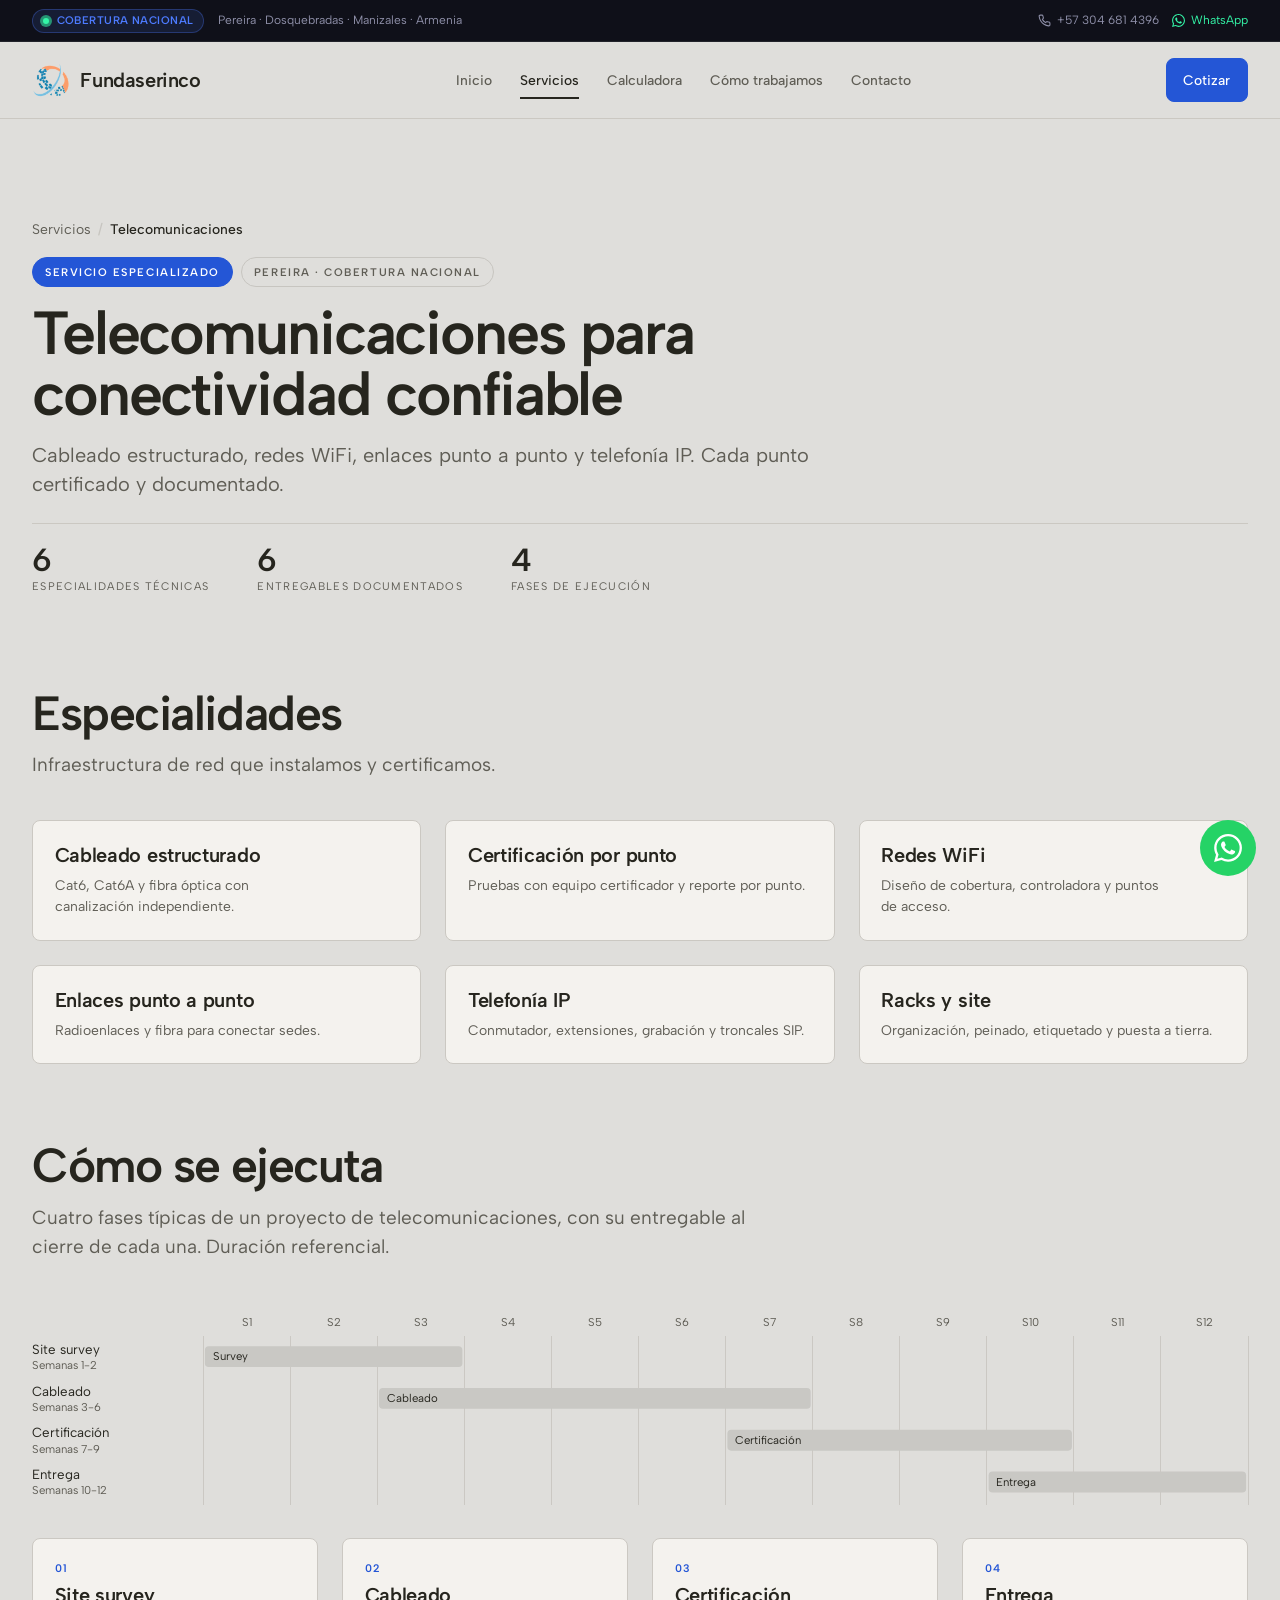
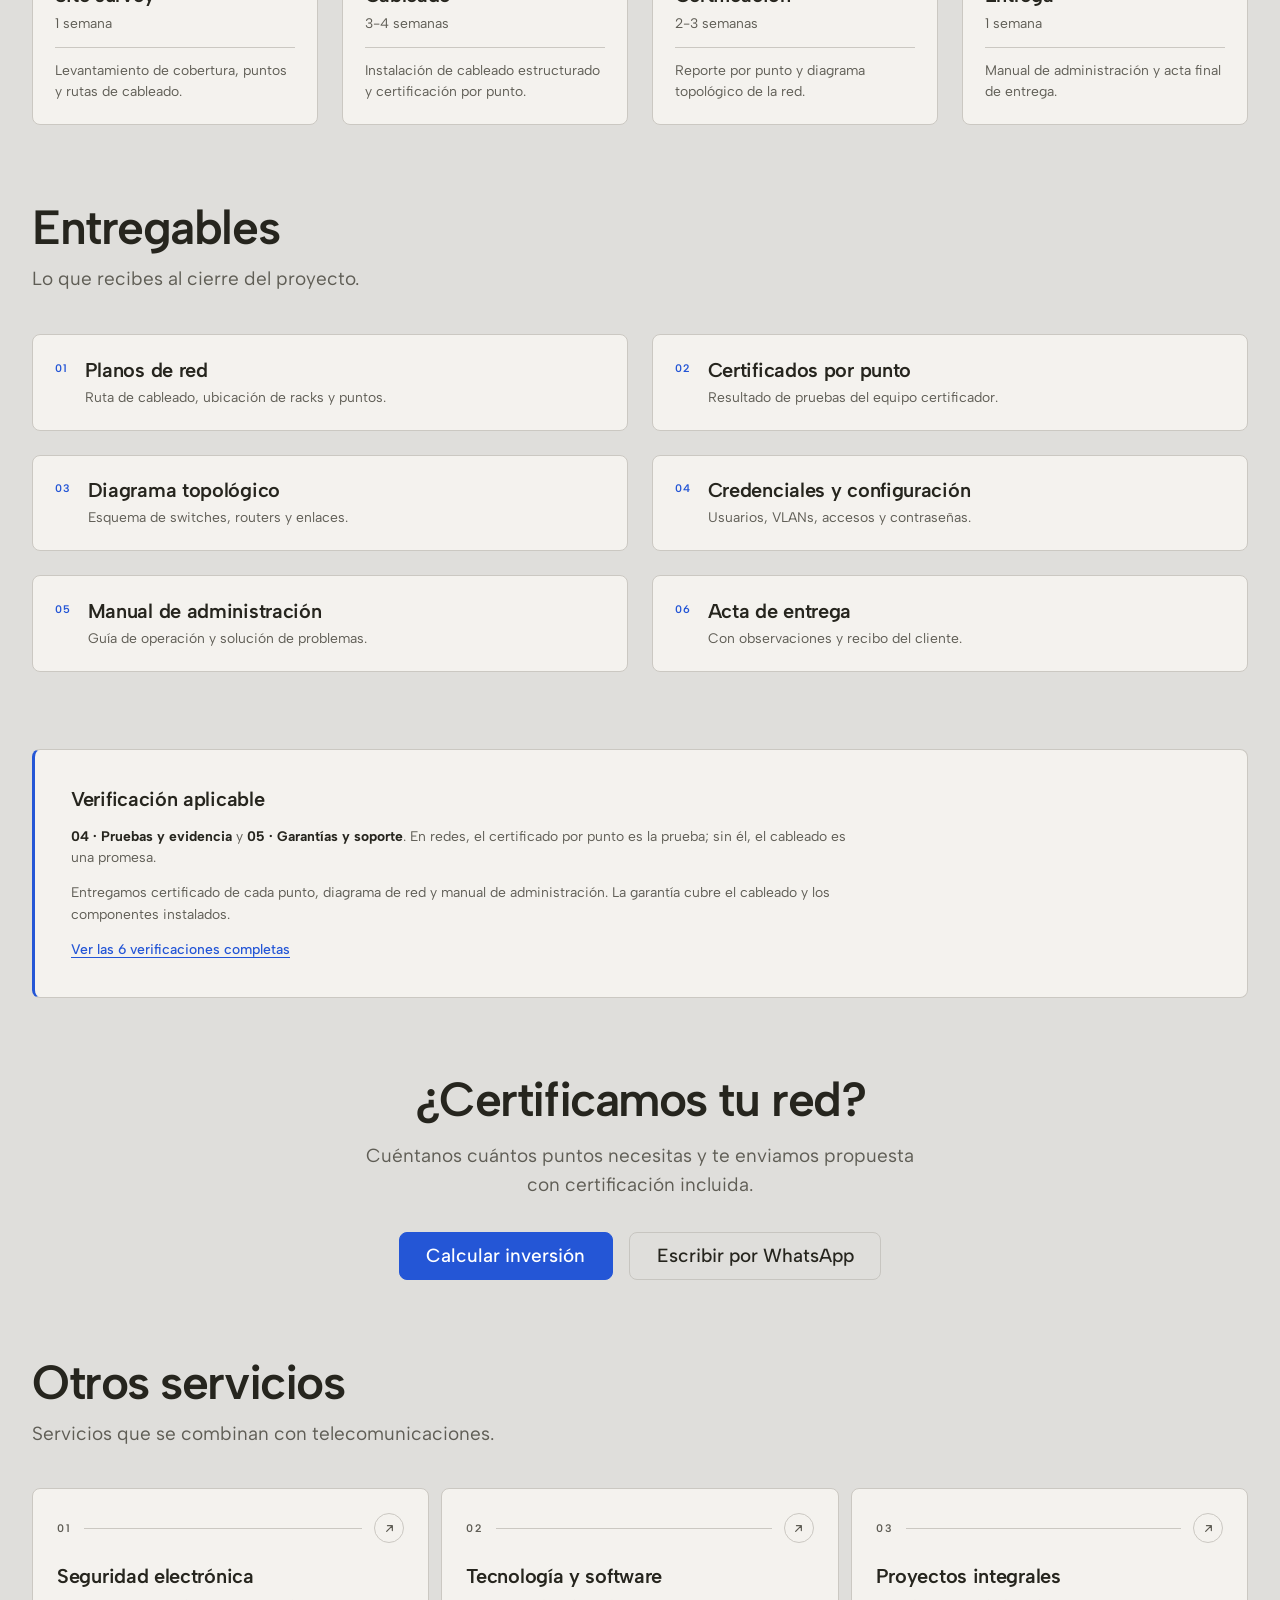
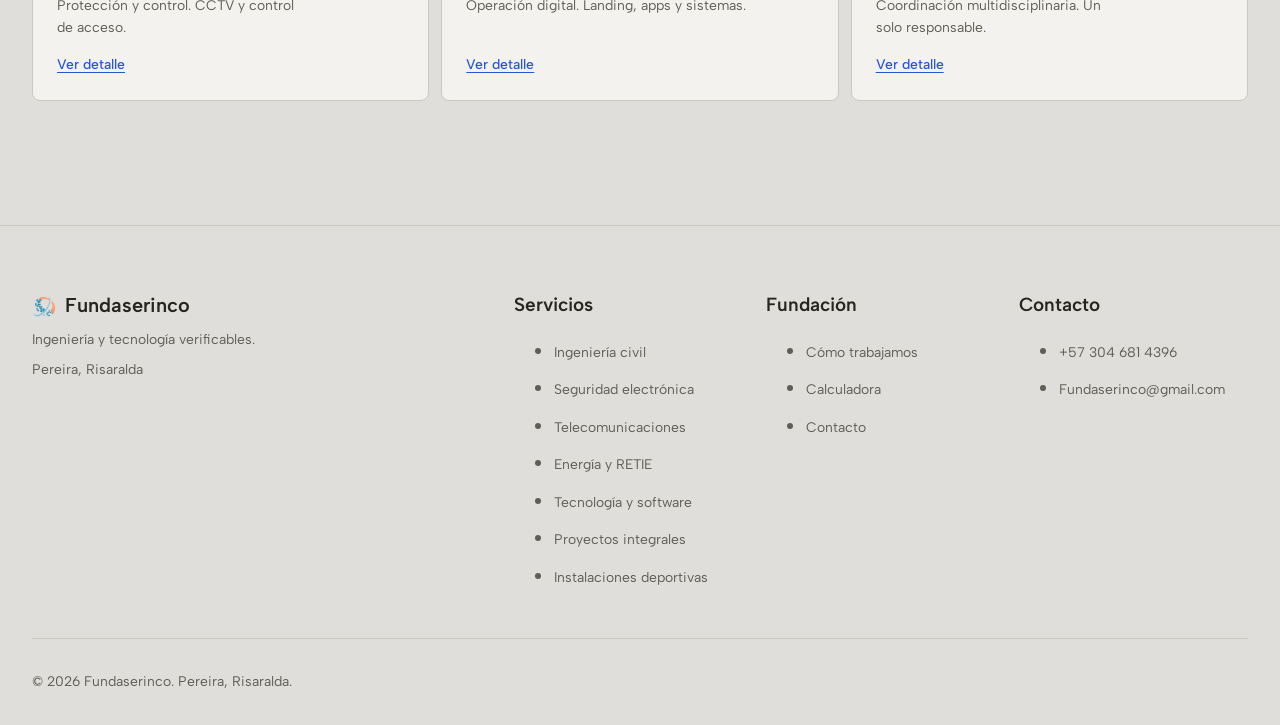
<file: servicios/telecomunicaciones.html>
<!DOCTYPE html>
<html lang="es">
<head>
  <meta charset="UTF-8">
  <meta name="viewport" content="width=device-width, initial-scale=1.0">
  <title>Telecomunicaciones · Fundaserinco</title>
  <meta name="description" content="Cableado estructurado Cat6, redes WiFi, telefonía IP y certificación por punto en Pereira.">
  <meta name="theme-color" content="#0f1019">
  <link rel="preconnect" href="https://fonts.googleapis.com">
  <link rel="preconnect" href="https://fonts.gstatic.com" crossorigin>
  <link href="https://fonts.googleapis.com/css2?family=Albert+Sans:wght@400;500;600&display=swap" rel="stylesheet">
  <link rel="stylesheet" href="../assets/css/main.css">
  <link rel="stylesheet" href="../assets/css/components.css">
  <link rel="stylesheet" href="../assets/css/sections.css">
  <link rel="stylesheet" href="../assets/css/pages.css">
  <link rel="stylesheet" href="../assets/css/motion.css">
  <link rel="icon" href="../favicon.png" type="image/png" sizes="64x64">
  <link rel="apple-touch-icon" href="../assets/img/logo-simbolo-180.png">
  <meta property="og:type" content="website">
  <meta property="og:site_name" content="Fundaserinco">
  <meta property="og:locale" content="es_CO">
  <meta property="og:title" content="Telecomunicaciones · Fundaserinco">
  <meta property="og:description" content="Cableado estructurado Cat6, redes WiFi, telefonía IP y certificación por punto.">
  <link rel="canonical" href="https://shoyosb-maker.github.io/fundaserinco-pagina-web-/servicios/telecomunicaciones.html">
  <meta property="og:url" content="https://shoyosb-maker.github.io/fundaserinco-pagina-web-/servicios/telecomunicaciones.html">
  <meta property="og:image" content="https://shoyosb-maker.github.io/fundaserinco-pagina-web-/assets/img/og-fundaserinco-2026.jpg">
  <meta property="og:image:secure_url" content="https://shoyosb-maker.github.io/fundaserinco-pagina-web-/assets/img/og-fundaserinco-2026.jpg">
  <meta property="og:image:type" content="image/jpeg">
  <meta property="og:image:width" content="1200">
  <meta property="og:image:height" content="630">
  <meta property="og:image:alt" content="Fundaserinco · Ingeniería y tecnología verificables en Pereira">
  <meta name="twitter:card" content="summary_large_image">
  <meta name="twitter:title" content="Telecomunicaciones · Fundaserinco">
  <meta name="twitter:description" content="Cableado estructurado Cat6, redes WiFi, telefonía IP y certificación por punto.">
  <meta name="twitter:image" content="https://shoyosb-maker.github.io/fundaserinco-pagina-web-/assets/img/og-fundaserinco-2026.jpg">
  <meta name="twitter:image:alt" content="Fundaserinco · Ingeniería y tecnología verificables en Pereira">
</head>
<body data-page="service">
  <script>document.documentElement.classList.add('js')</script>
  <div class="topbar">
    <div class="topbar-inner">
      <div class="topbar-left">
        <span class="topbar-badge"><span class="pulse-dot" aria-hidden="true"></span><span>Cobertura nacional</span></span>
        <span class="topbar-region">Pereira · Dosquebradas · Manizales · Armenia</span>
      </div>
      <div class="topbar-right">
        <a href="tel:+573046814396" class="topbar-link topbar-link--phone"><svg viewBox="0 0 24 24" width="13" height="13" fill="none" stroke="currentColor" stroke-width="2" stroke-linecap="round" stroke-linejoin="round" aria-hidden="true"><path d="M22 16.92v3a2 2 0 0 1-2.18 2 19.79 19.79 0 0 1-8.63-3.07 19.5 19.5 0 0 1-6-6 19.79 19.79 0 0 1-3.07-8.67A2 2 0 0 1 4.11 2h3a2 2 0 0 1 2 1.72 12.84 12.84 0 0 0 .7 2.81 2 2 0 0 1-.45 2.11L8.09 9.91a16 16 0 0 0 6 6l1.27-1.27a2 2 0 0 1 2.11-.45 12.84 12.84 0 0 0 2.81.7A2 2 0 0 1 22 16.92z"/></svg>+57 304 681 4396</a>
        <a href="https://wa.me/573046814396?text=Hola%2C%20quiero%20asesor%C3%ADa." class="topbar-link topbar-link--wa" target="_blank" rel="noopener"><svg viewBox="0 0 24 24" width="13" height="13" fill="currentColor" aria-hidden="true"><path d="M17.472 14.382c-.297-.149-1.758-.867-2.03-.967-.273-.099-.471-.148-.67.15-.197.297-.767.966-.94 1.164-.173.199-.347.223-.644.075-.297-.15-1.255-.463-2.39-1.475-.883-.788-1.48-1.761-1.653-2.059-.173-.297-.018-.458.13-.606.134-.133.298-.347.446-.52.149-.174.198-.298.298-.497.099-.198.05-.371-.025-.52-.075-.149-.669-1.612-.916-2.207-.242-.579-.487-.5-.669-.51a12.8 12.8 0 0 0-.57-.01c-.198 0-.52.074-.792.372-.272.297-1.04 1.016-1.04 2.479 0 1.462 1.065 2.875 1.213 3.074.149.198 2.096 3.2 5.077 4.487.709.306 1.262.489 1.694.625.712.227 1.36.195 1.871.118.571-.085 1.758-.719 2.006-1.413.248-.694.248-1.289.173-1.413-.074-.124-.272-.198-.57-.347m-5.421 7.403h-.004a9.87 9.87 0 0 1-5.031-1.378l-.361-.214-3.741.982.998-3.648-.235-.374a9.86 9.86 0 0 1-1.51-5.26c.001-5.45 4.436-9.884 9.888-9.884 2.64 0 5.122 1.03 6.988 2.898a9.825 9.825 0 0 1 2.893 6.994c-.003 5.45-4.437 9.884-9.885 9.884m8.413-18.297A11.815 11.815 0 0 0 12.05 0C5.495 0 .16 5.335.157 11.892c0 2.096.547 4.142 1.588 5.945L.057 24l6.305-1.654a11.882 11.882 0 0 0 5.683 1.448h.005c6.554 0 11.89-5.335 11.893-11.893a11.821 11.821 0 0 0-3.48-8.413Z"/></svg>WhatsApp</a>
      </div>
    </div>
  </div>

  <header class="site-header">
    <div class="header-inner">
      <a href="../index.html" class="brand" aria-label="Fundaserinco — Ir a inicio"><img class="brand-mark" src="../assets/img/logo-simbolo-128.png" alt="" width="38" height="38" decoding="async"><span class="brand-name">Fundaserinco</span></a>
      <nav class="main-nav" aria-label="Principal">
        <a href="../index.html">Inicio</a>
        <a href="../servicios.html" aria-current="page">Servicios</a>
        <a href="../calculadora.html">Calculadora</a>
        <a href="../como-trabajamos.html">Cómo trabajamos</a>
        <a href="../contacto.html">Contacto</a>
      </nav>
      <div class="header-actions">
        <a href="https://wa.me/573046814396?text=Hola%2C%20quiero%20cotizar." class="btn btn-primary header-cta" target="_blank" rel="noopener">Cotizar</a>
        <button type="button" class="menu-toggle" aria-expanded="false" aria-controls="mobile-drawer" aria-label="Abrir menú"><span class="menu-toggle-line"></span><span class="menu-toggle-line"></span><span class="menu-toggle-line"></span></button>
      </div>
    </div>
  </header>

  <div class="mobile-backdrop" id="mobile-backdrop" hidden></div>
  <aside class="mobile-drawer" id="mobile-drawer" aria-hidden="true" aria-label="Menú de navegación">
    <div class="drawer-header">
      <span class="drawer-brand"><img src="../assets/img/logo-simbolo-128.png" alt="" width="22" height="22" decoding="async">Menú</span>
      <button type="button" class="drawer-close" aria-label="Cerrar menú"><svg viewBox="0 0 24 24" width="20" height="20" fill="none" stroke="currentColor" stroke-width="2" stroke-linecap="round" stroke-linejoin="round" aria-hidden="true"><path d="M18 6 6 18M6 6l12 12"/></svg></button>
    </div>
    <nav class="mobile-nav" aria-label="Principal móvil">
      <a href="../index.html">Inicio</a>
      <a href="../servicios.html" aria-current="page">Servicios</a>
      <a href="../calculadora.html">Calculadora</a>
      <a href="../como-trabajamos.html">Cómo trabajamos</a>
      <a href="../contacto.html">Contacto</a>
    </nav>
    <div class="drawer-actions">
      <a href="https://wa.me/573046814396?text=Hola%2C%20quiero%20cotizar." class="btn btn-wa" target="_blank" rel="noopener">Cotizar por WhatsApp</a>
      <a href="mailto:Fundaserinco@gmail.com" class="btn btn-secondary">Escribir por correo</a>
    </div>
    <div class="drawer-contact">
      <a href="tel:+573046814396"><svg viewBox="0 0 24 24" width="14" height="14" fill="none" stroke="currentColor" stroke-width="2" stroke-linecap="round" stroke-linejoin="round" aria-hidden="true"><path d="M22 16.92v3a2 2 0 0 1-2.18 2 19.79 19.79 0 0 1-8.63-3.07 19.5 19.5 0 0 1-6-6 19.79 19.79 0 0 1-3.07-8.67A2 2 0 0 1 4.11 2h3a2 2 0 0 1 2 1.72 12.84 12.84 0 0 0 .7 2.81 2 2 0 0 1-.45 2.11L8.09 9.91a16 16 0 0 0 6 6l1.27-1.27a2 2 0 0 1 2.11-.45 12.84 12.84 0 0 0 2.81.7A2 2 0 0 1 22 16.92z"/></svg>+57 304 681 4396</a>
      <a href="mailto:Fundaserinco@gmail.com"><svg viewBox="0 0 24 24" width="14" height="14" fill="none" stroke="currentColor" stroke-width="2" stroke-linecap="round" stroke-linejoin="round" aria-hidden="true"><rect x="2" y="4" width="20" height="16" rx="2"/><path d="m22 7-10 6L2 7"/></svg>Fundaserinco@gmail.com</a>
    </div>
  </aside>

  <main>
    <section class="service-scene">
      <div class="service-hero">
        <nav class="breadcrumb" aria-label="Ruta">
          <a href="../servicios.html">Servicios</a>
          <span class="breadcrumb-sep" aria-hidden="true">/</span>
          <span>Telecomunicaciones</span>
        </nav>

        <div class="svc-badges">
          <span class="svc-badge svc-badge--accent">Servicio especializado</span>
          <span class="svc-badge">Pereira · cobertura nacional</span>
        </div>

        <header class="detail-hero">
          <h1>Telecomunicaciones para conectividad confiable</h1>
          <p class="lead">Cableado estructurado, redes WiFi, enlaces punto a punto y telefonía IP. Cada punto certificado y documentado.</p>
        </header>

        <div class="svc-metrics">
          <div class="svc-metric"><span class="svc-metric-value">6</span><span class="svc-metric-label">Especialidades técnicas</span></div>
          <div class="svc-metric"><span class="svc-metric-value">6</span><span class="svc-metric-label">Entregables documentados</span></div>
          <div class="svc-metric"><span class="svc-metric-value">4</span><span class="svc-metric-label">Fases de ejecución</span></div>
        </div>
      </div>

      <section class="section">
        <header class="section-header"><h2>Especialidades</h2><p>Infraestructura de red que instalamos y certificamos.</p></header>
        <div class="specialties-grid" data-stagger>
          <div class="specialty"><h3>Cableado estructurado</h3><p>Cat6, Cat6A y fibra óptica con canalización independiente.</p></div>
          <div class="specialty"><h3>Certificación por punto</h3><p>Pruebas con equipo certificador y reporte por punto.</p></div>
          <div class="specialty"><h3>Redes WiFi</h3><p>Diseño de cobertura, controladora y puntos de acceso.</p></div>
          <div class="specialty"><h3>Enlaces punto a punto</h3><p>Radioenlaces y fibra para conectar sedes.</p></div>
          <div class="specialty"><h3>Telefonía IP</h3><p>Conmutador, extensiones, grabación y troncales SIP.</p></div>
          <div class="specialty"><h3>Racks y site</h3><p>Organización, peinado, etiquetado y puesta a tierra.</p></div>
        </div>
      </section>

      <section class="section execution">
        <header class="section-header"><h2>Cómo se ejecuta</h2><p>Cuatro fases típicas de un proyecto de telecomunicaciones, con su entregable al cierre de cada una. Duración referencial.</p></header>
        <div class="execution-chart" id="exec-chart" role="img" aria-label="Fases típicas del servicio de telecomunicaciones"></div>
        <div class="execution-steps" data-stagger>
          <article class="execution-step"><span class="execution-num">01</span><h3>Site survey</h3><p class="execution-duration">1 semana</p><p class="execution-deliverable">Levantamiento de cobertura, puntos y rutas de cableado.</p></article>
          <article class="execution-step"><span class="execution-num">02</span><h3>Cableado</h3><p class="execution-duration">3-4 semanas</p><p class="execution-deliverable">Instalación de cableado estructurado y certificación por punto.</p></article>
          <article class="execution-step"><span class="execution-num">03</span><h3>Certificación</h3><p class="execution-duration">2-3 semanas</p><p class="execution-deliverable">Reporte por punto y diagrama topológico de la red.</p></article>
          <article class="execution-step"><span class="execution-num">04</span><h3>Entrega</h3><p class="execution-duration">1 semana</p><p class="execution-deliverable">Manual de administración y acta final de entrega.</p></article>
        </div>
      </section>

      <section class="section">
        <header class="section-header"><h2>Entregables</h2><p>Lo que recibes al cierre del proyecto.</p></header>
        <div class="deliverables-list" data-stagger>
          <div class="deliverable"><span class="deliverable-num">01</span><div><h3>Planos de red</h3><p>Ruta de cableado, ubicación de racks y puntos.</p></div>
          </div>
          <div class="deliverable"><span class="deliverable-num">02</span><div><h3>Certificados por punto</h3><p>Resultado de pruebas del equipo certificador.</p></div>
          </div>
          <div class="deliverable"><span class="deliverable-num">03</span><div><h3>Diagrama topológico</h3><p>Esquema de switches, routers y enlaces.</p></div>
          </div>
          <div class="deliverable"><span class="deliverable-num">04</span><div><h3>Credenciales y configuración</h3><p>Usuarios, VLANs, accesos y contraseñas.</p></div>
          </div>
          <div class="deliverable"><span class="deliverable-num">05</span><div><h3>Manual de administración</h3><p>Guía de operación y solución de problemas.</p></div>
          </div>
          <div class="deliverable"><span class="deliverable-num">06</span><div><h3>Acta de entrega</h3><p>Con observaciones y recibo del cliente.</p></div>
          </div>
        </div>
      </section>

      <section class="section">
        <div class="verification-callout"><div class="verification-callout-inner">
            <h3>Verificación aplicable</h3>
            <p><strong>04 · Pruebas y evidencia</strong> y <strong>05 · Garantías y soporte</strong>. En redes, el certificado por punto es la prueba; sin él, el cableado es una promesa.</p>
            <p>Entregamos certificado de cada punto, diagrama de red y manual de administración. La garantía cubre el cableado y los componentes instalados.</p>
            <p><a href="../como-trabajamos.html" class="link">Ver las 6 verificaciones completas</a></p>
          </div>
        </div>
      </section>

      <section class="section cta">
        <h2>¿Certificamos tu red?</h2>
        <p>Cuéntanos cuántos puntos necesitas y te enviamos propuesta con certificación incluida.</p>
        <div class="cta-actions" data-stagger>
          <a href="../calculadora.html?svc=telecom" class="btn btn-primary">Calcular inversión</a>
          <a href="https://wa.me/573046814396?text=Hola%2C%20quiero%20cotizar%20telecomunicaciones." class="btn btn-secondary" target="_blank" rel="noopener">Escribir por WhatsApp</a>
        </div>
      </section>

      <section class="section">
        <header class="section-header"><h2>Otros servicios</h2><p>Servicios que se combinan con telecomunicaciones.</p></header>
        <div class="services-detailed" data-stagger>
          <article class="service-card card-2 svc-media svc-media--seguridad">
            <div class="service-card-top">
              <span class="tile-index" aria-hidden="true"></span>
              <span class="tile-line" aria-hidden="true"></span>
              <span class="tile-arrow" aria-hidden="true">
                <svg viewBox="0 0 16 16" fill="none" stroke="currentColor" stroke-width="1.5" stroke-linecap="round" stroke-linejoin="round"><path d="M4.5 11.5 11.5 4.5M5.5 4.5h6v6"/></svg>
              </span>
            </div>
            <h3>Seguridad electrónica</h3>
            <p class="service-card-desc">Protección y control. CCTV y control de acceso.</p>
            <a href="seguridad-electronica.html" class="service-card-link">Ver detalle</a>
          </article>
          <article class="service-card card-2 svc-media svc-media--software">
            <div class="service-card-top">
              <span class="tile-index" aria-hidden="true"></span>
              <span class="tile-line" aria-hidden="true"></span>
              <span class="tile-arrow" aria-hidden="true">
                <svg viewBox="0 0 16 16" fill="none" stroke="currentColor" stroke-width="1.5" stroke-linecap="round" stroke-linejoin="round"><path d="M4.5 11.5 11.5 4.5M5.5 4.5h6v6"/></svg>
              </span>
            </div>
            <h3>Tecnología y software</h3>
            <p class="service-card-desc">Operación digital. Landing, apps y sistemas.</p>
            <a href="tecnologia-software.html" class="service-card-link">Ver detalle</a>
          </article>
          <article class="service-card card-2 svc-media svc-media--integrales">
            <div class="service-card-top">
              <span class="tile-index" aria-hidden="true"></span>
              <span class="tile-line" aria-hidden="true"></span>
              <span class="tile-arrow" aria-hidden="true">
                <svg viewBox="0 0 16 16" fill="none" stroke="currentColor" stroke-width="1.5" stroke-linecap="round" stroke-linejoin="round"><path d="M4.5 11.5 11.5 4.5M5.5 4.5h6v6"/></svg>
              </span>
            </div>
            <h3>Proyectos integrales</h3>
            <p class="service-card-desc">Coordinación multidisciplinaria. Un solo responsable.</p>
            <a href="proyectos-integrales.html" class="service-card-link">Ver detalle</a>
          </article>
        </div>
      </section>
    </section>
  </main>

  <footer class="site-footer">
    <div class="footer-grid">
      <div><p class="footer-logo"><img src="../assets/img/logo-simbolo-128.png" alt="" width="24" height="24" decoding="async">Fundaserinco</p><p class="footer-desc">Ingeniería y tecnología verificables.</p><p class="footer-place">Pereira, Risaralda</p></div>
      <div><p class="footer-heading">Servicios</p><ul>
          <li><a href="ingenieria-civil.html">Ingeniería civil</a></li><li><a href="seguridad-electronica.html">Seguridad electrónica</a></li><li><a href="telecomunicaciones.html">Telecomunicaciones</a></li><li><a href="energia-retie.html">Energía y RETIE</a></li><li><a href="tecnologia-software.html">Tecnología y software</a></li><li><a href="proyectos-integrales.html">Proyectos integrales</a></li><li><a href="instalaciones-deportivas.html">Instalaciones deportivas</a></li>
        </ul></div>
      <div><p class="footer-heading">Fundación</p><ul>
          <li><a href="../como-trabajamos.html">Cómo trabajamos</a></li>
          <li><a href="../calculadora.html">Calculadora</a></li>
          <li><a href="../contacto.html">Contacto</a></li>
        </ul></div>
      <div><p class="footer-heading">Contacto</p><ul>
          <li><a href="https://wa.me/573046814396">+57 304 681 4396</a></li>
          <li><a href="mailto:Fundaserinco@gmail.com">Fundaserinco@gmail.com</a></li>
        </ul></div>
    </div>
    <p class="footer-legal">© 2026 Fundaserinco. Pereira, Risaralda.</p>
  </footer>

  <a href="https://wa.me/573046814396?text=Hola%2C%20quiero%20cotizar." class="whatsapp-fab" aria-label="Escribir por WhatsApp" target="_blank" rel="noopener">
    <svg viewBox="0 0 24 24" width="28" height="28" fill="currentColor" aria-hidden="true"><path d="M17.472 14.382c-.297-.149-1.758-.867-2.03-.967-.273-.099-.471-.148-.67.15-.197.297-.767.966-.94 1.164-.173.199-.347.223-.644.075-.297-.15-1.255-.463-2.39-1.475-.883-.788-1.48-1.761-1.653-2.059-.173-.297-.018-.458.13-.606.134-.133.298-.347.446-.52.149-.174.198-.298.298-.497.099-.198.05-.371-.025-.52-.075-.149-.669-1.612-.916-2.207-.242-.579-.487-.5-.669-.51a12.8 12.8 0 0 0-.57-.01c-.198 0-.52.074-.792.372-.272.297-1.04 1.016-1.04 2.479 0 1.462 1.065 2.875 1.213 3.074.149.198 2.096 3.2 5.077 4.487.709.306 1.262.489 1.694.625.712.227 1.36.195 1.871.118.571-.085 1.758-.719 2.006-1.413.248-.694.248-1.289.173-1.413-.074-.124-.272-.198-.57-.347m-5.421 7.403h-.004a9.87 9.87 0 0 1-5.031-1.378l-.361-.214-3.741.982.998-3.648-.235-.374a9.86 9.86 0 0 1-1.51-5.26c.001-5.45 4.436-9.884 9.888-9.884 2.64 0 5.122 1.03 6.988 2.898a9.825 9.825 0 0 1 2.893 6.994c-.003 5.45-4.437 9.884-9.885 9.884m8.413-18.297A11.815 11.815 0 0 0 12.05 0C5.495 0 .16 5.335.157 11.892c0 2.096.547 4.142 1.588 5.945L.057 24l6.305-1.654a11.882 11.882 0 0 0 5.683 1.448h.005c6.554 0 11.89-5.335 11.893-11.893a11.821 11.821 0 0 0-3.48-8.413Z"/></svg>
  </a>

  <script src="../assets/js/stagger.js"></script>
  <script src="../assets/js/base.js"></script>
  <script src="../assets/js/charts.js"></script>
  <script>
    (function () {
      const el = document.getElementById('exec-chart');
      if (!el || !window.Charts || !Charts.timeline) return;
      Charts.timeline(el, [
        { label: 'Site survey', sub: 'Semanas 1-2', bars: [{ from: 0, to: 2, kind: 'phase', label: 'Survey' }] },
        { label: 'Cableado', sub: 'Semanas 3-6', bars: [{ from: 2, to: 6, kind: 'phase', label: 'Cableado' }] },
        { label: 'Certificación', sub: 'Semanas 7-9', bars: [{ from: 6, to: 9, kind: 'phase', label: 'Certificación' }] },
        { label: 'Entrega', sub: 'Semanas 10-12', bars: [{ from: 9, to: 12, kind: 'phase', label: 'Entrega' }] }
      ], { phase: { label: 'Fase', mark: 'fill' } }, {
        days: ['S1','S2','S3','S4','S5','S6','S7','S8','S9','S10','S11','S12'], today: null, labelWidth: 180, rowHeight: 44
      });
    })();
  </script>
</body>
</html>
</file>
<file: assets/css/main.css>
/* Fundaserinco — main.css
   Base: tokens, reset, tipografía, layout, motion helpers.
   Se carga PRIMERO. */

/* ---------- tokens ---------- */
:root {
  /* palette: stone-blueprint (light) */
  --bg: #dfdedb;
  --surface: #ebe9e5;
  --surface-2: #f4f2ee;
  --ink: #26251e;
  --muted: #5f5d55;
  --accent: #2456d6;
  --accent-ink: #ffffff;
  --control: #c7c5c0;
  --rule: #cbc8c2;

  /* palette: dark scene (para el stage y futuras secciones oscuras) */
  --dark-bg: #0f1019;
  --dark-surface: #1a1b28;
  --dark-surface-2: #232438;
  --dark-ink: #e8e8f0;
  --dark-muted: #8e8fa8;
  --dark-rule: rgba(255, 255, 255, 0.08);
  --dark-rule-strong: rgba(255, 255, 255, 0.16);
  --dark-accent: #4d7bff;
  --dark-accent-ink: #0f1019;
  --dark-accent-muted: rgba(77, 123, 255, 0.15);

  /* type */
  --font-display: 'Albert Sans', system-ui, -apple-system, 'Segoe UI', sans-serif;
  --font-text: 'Albert Sans', system-ui, -apple-system, 'Segoe UI', sans-serif;

  /* scale */
  --step-small: clamp(0.8125rem, 0.79rem + 0.1vw, 0.875rem);
  --step-body: clamp(1.0625rem, 1rem + 0.25vw, 1.1875rem);
  --step-mid: clamp(1.125rem, 1.05rem + 0.3vw, 1.25rem);
  --step-head: clamp(1.75rem, 1.3rem + 2.4vw, 3rem);
  --step-display: clamp(2rem, 1.4rem + 3vw, 4rem);

  /* spacing */
  --margin: clamp(1rem, 3vw, 2rem);
  --gutter: clamp(1rem, 2vw, 1.5rem);
  --section: clamp(6rem, 12vw, 14rem);
  --radius: 8px;
  --radius-lg: 16px;

  /* motion */
  --ease-out: cubic-bezier(0.23, 1, 0.32, 1);
  --ease-in-out: cubic-bezier(0.77, 0, 0.175, 1);
  --t-press: 120ms;
  --t-hover: 150ms;
  --t-ui: 200ms;
  --t-reveal: 700ms;

  /* chart tokens (for Charts.*) */
  --chart-1: #2456d6;
  --chart-muted: #c7c5c0;
  --grid: #dfdedb;
  --axis-ink: #5f5d55;
}

/* ---------- reset ---------- */
*, *::before, *::after { box-sizing: border-box; }
html { -webkit-text-size-adjust: 100%; text-size-adjust: 100%; scroll-behavior: auto; }
body {
  margin: 0;
  background: var(--bg);
  color: var(--ink);
  font-family: var(--font-text);
  font-size: var(--step-body);
  line-height: 1.55;
  font-kerning: normal;
  -webkit-font-smoothing: antialiased;
  text-rendering: optimizeLegibility;
}
h1, h2, h3, h4, p, figure, blockquote, ul, ol, dl, dd { margin: 0; }
ul[class], ol[class] { padding: 0; list-style: none; }
img, video, svg, canvas { display: block; max-width: 100%; }
img, video { height: auto; background: var(--surface); }
button, input, select, textarea { font: inherit; color: inherit; }
button { background: none; border: 0; padding: 0; cursor: pointer; }
a { color: inherit; text-decoration: none; }
::selection { background: var(--accent); color: var(--accent-ink); }
:focus-visible { outline: 2px solid var(--accent); outline-offset: 3px; border-radius: 2px; }
.nums { font-variant-numeric: tabular-nums; }
.sr-only {
  position: absolute; width: 1px; height: 1px; overflow: hidden;
  clip-path: inset(50%); white-space: nowrap;
}

/* ---------- typography ---------- */
h1, h2, h3 {
  font-family: var(--font-display);
  font-weight: 600;
  text-wrap: balance;
  hyphens: none;
}
h1 {
  font-size: var(--step-display);
  line-height: 1.0;
  letter-spacing: -0.035em;
}
h2 {
  font-size: var(--step-head);
  line-height: 1.05;
  letter-spacing: -0.03em;
}
h3 {
  font-size: var(--step-mid);
  line-height: 1.3;
  letter-spacing: -0.015em;
}
p { max-width: 62ch; text-wrap: pretty; }
.lead {
  font-size: var(--step-mid);
  line-height: 1.45;
  color: var(--muted);
  max-width: 46ch;
}
.muted { color: var(--muted); }

/* ---------- layout ---------- */
.section { padding-block: calc(var(--section) / 2); }
.section + .section { padding-top: 0; }
.wrap { max-width: 1280px; margin-inline: auto; padding-inline: var(--margin); }

/* ---------- motion helpers ---------- */
@media (prefers-reduced-motion: reduce) {
  *, *::before, *::after {
    transition-duration: 0.01ms !important;
    animation: none !important;
  }
}
</file>
<file: assets/css/components.css>
/* Fundaserinco — components.css
   Botones, link, topbar, header, mobile drawer, footer, whatsapp fab, form fields base.
   Se carga SEGUNDO. */

/* ---------- buttons ---------- */
.btn {
  display: inline-flex;
  align-items: center;
  justify-content: center;
  gap: 0.4em;
  min-height: 48px;
  padding: 0 1.4em;
  border-radius: var(--radius);
  font-weight: 500;
  font-size: var(--step-body);
  text-decoration: none;
  white-space: nowrap;
  cursor: pointer;
  transition: transform var(--t-press) var(--ease-out),
              box-shadow var(--t-hover) ease,
              background-color var(--t-hover) ease,
              color var(--t-hover) ease,
              border-color var(--t-hover) ease;
}
.btn:active { transform: scale(0.97); }
.btn-primary {
  background: var(--accent);
  color: var(--accent-ink);
  border: 1px solid var(--accent);
}
.btn-secondary {
  background: transparent;
  color: var(--ink);
  border: 1px solid var(--control);
}
.link {
  display: inline-flex;
  align-items: center;
  gap: 0.3em;
  color: var(--accent);
  text-decoration: underline;
  text-decoration-thickness: 0.06em;
  text-underline-offset: 0.2em;
  font-weight: 500;
}

/* ==========================================================
   TOPBAR — banda superior con dot ping
   ========================================================== */
.topbar {
  background: var(--dark-bg);
  color: var(--dark-ink);
  border-bottom: 1px solid var(--dark-rule);
  font-size: 0.75rem;
  padding: 0.55rem var(--margin);
  position: relative;
  z-index: 30;
}
.topbar-inner {
  max-width: 1280px;
  margin-inline: auto;
  display: flex;
  align-items: center;
  justify-content: space-between;
  gap: 1rem;
  flex-wrap: wrap;
}
.topbar-left {
  display: flex;
  align-items: center;
  gap: 0.85rem;
  flex-wrap: wrap;
}
.topbar-badge {
  display: inline-flex;
  align-items: center;
  gap: 0.5rem;
  padding: 0.2rem 0.6rem;
  background: rgba(77, 123, 255, 0.12);
  border: 1px solid rgba(77, 123, 255, 0.3);
  border-radius: 999px;
  color: var(--dark-accent);
  font-weight: 600;
  letter-spacing: 0.04em;
  text-transform: uppercase;
  font-size: 0.6875rem;
  line-height: 1.4;
  white-space: nowrap;
}
.pulse-dot {
  position: relative;
  display: inline-block;
  width: 6px;
  height: 6px;
  border-radius: 50%;
  background: #34f6a8;
  flex-shrink: 0;
}
.pulse-dot::after {
  content: '';
  position: absolute;
  inset: -3px;
  border-radius: 50%;
  background: #34f6a8;
  opacity: 0.55;
  animation: pulse-ping 2.2s cubic-bezier(0, 0, 0.2, 1) infinite;
  pointer-events: none;
}
@keyframes pulse-ping {
  0% { transform: scale(1); opacity: 0.55; }
  80%, 100% { transform: scale(2.4); opacity: 0; }
}
@media (prefers-reduced-motion: reduce) {
  .pulse-dot::after { animation: none; opacity: 0; }
}
.topbar-region {
  color: var(--dark-muted);
  display: none;
  white-space: nowrap;
}
@media (min-width: 720px) {
  .topbar-region { display: inline; }
}
.topbar-right {
  display: flex;
  align-items: center;
  gap: 0.85rem;
}
.topbar-link {
  color: var(--dark-muted);
  font-size: 0.75rem;
  display: inline-flex;
  align-items: center;
  gap: 0.35rem;
  text-decoration: none;
  transition: color 150ms ease;
  white-space: nowrap;
}
.topbar-link svg { flex-shrink: 0; }
.topbar-link--wa { color: #34f6a8; }
.topbar-link--phone {
  display: none;
}
@media (min-width: 560px) {
  .topbar-link--phone { display: inline-flex; }
}

/* ==========================================================
   SITE HEADER — navbar sticky
   Base light. Overrides por data-page y data-header-theme.
   ========================================================== */
.site-header {
  position: sticky;
  top: 0;
  z-index: 40;
  background: var(--bg);
  border-bottom: 1px solid var(--rule);
  transition: background-color 250ms ease, border-color 250ms ease;
}
.header-inner {
  max-width: 1280px;
  margin-inline: auto;
  padding: 1rem var(--margin);
  display: flex;
  align-items: center;
  justify-content: space-between;
  gap: var(--gutter);
}

/* brand */
.brand {
  display: flex;
  align-items: center;
  gap: 0.65rem;
  text-decoration: none;
  color: var(--ink);
  font-family: var(--font-display);
  font-weight: 600;
  font-size: var(--step-mid);
  letter-spacing: -0.02em;
  transition: color 200ms ease;
}
.brand-mark {
  width: 34px;
  height: 34px;
  display: grid;
  place-items: center;
  background: var(--accent);
  color: var(--accent-ink);
  border-radius: 8px;
  font-family: var(--font-display);
  font-weight: 700;
  font-size: 17px;
  letter-spacing: -0.03em;
  flex-shrink: 0;
  transition: background-color 200ms ease, color 200ms ease, transform 200ms var(--ease-out);
}
/* logo en imagen: sin fondo ni radio, con transparencia del PNG */
img.brand-mark {
  display: block;
  width: 38px;
  height: 38px;
  background: none;
  border-radius: 0;
  color: inherit;
  object-fit: contain;
  transition: transform 200ms var(--ease-out);
}
body[data-page] img.brand-mark,
body[data-header-theme="dark"] img.brand-mark { background: none; }
/* los PNG con transparencia no deben heredar el fondo de imagen global */
.footer-logo img,
.drawer-brand img { background: none; }
@media (hover: hover) and (pointer: fine) {
  .brand:hover img.brand-mark { transform: scale(1.06); }
}
.brand-name { white-space: nowrap; }

/* nav desktop */
.main-nav {
  display: none;
  gap: 1.75rem;
  font-size: var(--step-small);
  font-weight: 500;
}
@media (min-width: 900px) {
  .main-nav { display: flex; }
}
.main-nav a {
  position: relative;
  color: var(--muted);
  text-decoration: none;
  padding: 0.5rem 0;
  transition: color 150ms ease;
}
.main-nav a::after {
  content: '';
  position: absolute;
  left: 0;
  right: 0;
  bottom: 0;
  height: 2px;
  background: currentColor;
  transform: scaleX(0);
  transform-origin: left;
  transition: transform 220ms var(--ease-out);
}
.main-nav a[aria-current="page"] {
  color: var(--ink);
}
.main-nav a[aria-current="page"]::after {
  transform: scaleX(1);
}

/* actions */
.header-actions {
  display: flex;
  align-items: center;
  gap: 0.75rem;
}
.header-cta {
  display: none;
  min-height: 44px;
  padding: 0 1.2em;
  font-size: var(--step-small);
}
@media (min-width: 640px) {
  .header-cta { display: inline-flex; }
}

/* hamburger */
.menu-toggle {
  display: inline-flex;
  flex-direction: column;
  justify-content: center;
  align-items: center;
  gap: 5px;
  width: 44px;
  height: 44px;
  padding: 0;
  border: 1px solid var(--control);
  border-radius: var(--radius);
  background: transparent;
  cursor: pointer;
  transition: border-color 150ms ease;
}
@media (min-width: 900px) {
  .menu-toggle { display: none; }
}
.menu-toggle-line {
  display: block;
  width: 18px;
  height: 2px;
  background: var(--ink);
  border-radius: 2px;
  transition: transform 240ms var(--ease-out),
              opacity 160ms ease,
              background-color 200ms ease;
}

/* estado activo hamburger */
.menu-toggle[aria-expanded="true"] .menu-toggle-line:nth-child(1) {
  transform: translateY(7px) rotate(45deg);
}
.menu-toggle[aria-expanded="true"] .menu-toggle-line:nth-child(2) {
  opacity: 0;
}
.menu-toggle[aria-expanded="true"] .menu-toggle-line:nth-child(3) {
  transform: translateY(-7px) rotate(-45deg);
}

/* ==========================================================
   MOBILE DRAWER
   ========================================================== */
.mobile-backdrop {
  position: fixed;
  inset: 0;
  background: rgba(15, 16, 25, 0.55);
  z-index: 45;
  opacity: 0;
  transition: opacity 220ms ease;
}
.mobile-backdrop.is-open { opacity: 1; }
.mobile-drawer {
  position: fixed;
  top: 0;
  right: 0;
  bottom: 0;
  width: min(340px, 86vw);
  background: var(--bg);
  border-left: 1px solid var(--rule);
  z-index: 50;
  padding: 1.5rem;
  display: flex;
  flex-direction: column;
  gap: 1rem;
  transform: translateX(100%);
  transition: transform 320ms var(--ease-out);
  overflow-y: auto;
}
.mobile-drawer.is-open { transform: translateX(0); }
.drawer-header {
  display: flex;
  align-items: center;
  justify-content: space-between;
}
.drawer-brand {
  font-family: var(--font-display);
  font-weight: 600;
  font-size: var(--step-mid);
  color: var(--ink);
  letter-spacing: -0.02em;
  display: inline-flex;
  align-items: center;
  gap: 0.5rem;
}
.drawer-brand img {
  width: 22px;
  height: 22px;
  object-fit: contain;
  flex-shrink: 0;
}
.drawer-close {
  width: 40px;
  height: 40px;
  display: grid;
  place-items: center;
  border: 1px solid var(--control);
  border-radius: var(--radius);
  background: transparent;
  cursor: pointer;
  color: var(--ink);
  transition: border-color 150ms ease, background-color 150ms ease;
}
.mobile-nav {
  display: flex;
  flex-direction: column;
  gap: 0;
  border-top: 1px solid var(--rule);
}
.mobile-nav a {
  display: block;
  padding: 0.95rem 0;
  color: var(--ink);
  text-decoration: none;
  font-size: var(--step-body);
  font-weight: 500;
  border-bottom: 1px solid var(--rule);
  transition: color 150ms ease, padding-left 220ms var(--ease-out);
}
.mobile-nav a[aria-current="page"] {
  color: var(--accent);
  font-weight: 600;
}
.drawer-actions {
  display: grid;
  gap: 0.6rem;
  padding-top: 0.5rem;
}
.drawer-actions .btn {
  width: 100%;
  justify-content: center;
}
.drawer-actions .btn-wa {
  background: #34f6a8;
  color: #003822;
  border-color: #34f6a8;
}
.drawer-contact {
  display: flex;
  flex-direction: column;
  gap: 0.5rem;
  padding-top: 0.75rem;
  border-top: 1px solid var(--rule);
  font-size: var(--step-small);
  color: var(--muted);
}
.drawer-contact a {
  color: var(--muted);
  text-decoration: none;
  display: inline-flex;
  align-items: center;
  gap: 0.4rem;
}

/* ---------- overrides para páginas dark (data-page) ---------- */
body[data-page] .site-header {
  background: var(--dark-bg);
  border-bottom-color: var(--dark-rule);
}
body[data-page] .brand { color: var(--dark-ink); }
body[data-page] .brand-mark { background: var(--dark-accent); color: #ffffff; }
body[data-page] .main-nav a { color: var(--dark-muted); }
body[data-page] .main-nav a[aria-current="page"] { color: var(--dark-ink); }
body[data-page] .menu-toggle { border-color: var(--dark-rule-strong); }
body[data-page] .menu-toggle-line { background: var(--dark-ink); }

body[data-page] .mobile-drawer {
  background: var(--dark-bg);
  border-left-color: var(--dark-rule);
}
body[data-page] .drawer-brand { color: var(--dark-ink); }
body[data-page] .drawer-close {
  border-color: var(--dark-rule-strong);
  color: var(--dark-ink);
}
body[data-page] .mobile-nav { border-top-color: var(--dark-rule); }
body[data-page] .mobile-nav a {
  color: var(--dark-ink);
  border-bottom-color: var(--dark-rule);
}
body[data-page] .mobile-nav a[aria-current="page"] { color: var(--dark-accent); }
body[data-page] .drawer-contact {
  border-top-color: var(--dark-rule);
  color: var(--dark-muted);
}
body[data-page] .drawer-contact a { color: var(--dark-muted); }
body[data-page] .drawer-actions .btn-secondary {
  color: var(--dark-ink);
  border-color: var(--dark-rule-strong);
}

/* ---------- overrides para index cuando pasa sobre stage dark ---------- */
body[data-header-theme="dark"] .site-header {
  background: var(--dark-bg);
  border-bottom-color: var(--dark-rule);
}
body[data-header-theme="dark"] .brand { color: var(--dark-ink); }
body[data-header-theme="dark"] .brand-mark { background: var(--dark-accent); color: #ffffff; }
body[data-header-theme="dark"] .main-nav a { color: var(--dark-muted); }
body[data-header-theme="dark"] .main-nav a[aria-current="page"] { color: var(--dark-ink); }
body[data-header-theme="dark"] .menu-toggle { border-color: var(--dark-rule-strong); }
body[data-header-theme="dark"] .menu-toggle-line { background: var(--dark-ink); }
body[data-header-theme="dark"] .header-cta {
  background: var(--dark-accent);
  border-color: var(--dark-accent);
  color: #ffffff;
}

/* ---------- footer ---------- */
.site-footer {
  border-top: 1px solid var(--rule);
  padding: 4rem var(--margin) 2rem;
}
.footer-grid {
  display: grid;
  grid-template-columns: 2fr 1fr 1fr 1fr;
  gap: var(--gutter);
  max-width: 1280px;
  margin-inline: auto;
  margin-bottom: 3rem;
}
.footer-logo {
  font-family: var(--font-display);
  font-weight: 600;
  font-size: var(--step-mid);
  margin-bottom: 0.5rem;
  display: inline-flex;
  align-items: center;
  gap: 0.55rem;
}
.footer-logo img {
  width: 24px;
  height: 24px;
  object-fit: contain;
  flex-shrink: 0;
}
.footer-desc { color: var(--muted); font-size: var(--step-small); margin-bottom: 0.5rem; }
.footer-place { color: var(--muted); font-size: var(--step-small); }
.footer-heading {
  font-weight: 600;
  font-size: var(--step-body);
  margin-bottom: 1rem;
}
.footer-grid ul { display: grid; gap: 0.5rem; }
.footer-grid ul a { font-size: var(--step-small); color: var(--muted); }
.footer-legal {
  max-width: 1280px;
  margin-inline: auto;
  padding-top: 2rem;
  border-top: 1px solid var(--rule);
  font-size: var(--step-small);
  color: var(--muted);
}
@media (max-width: 720px) {
  .footer-grid { grid-template-columns: 1fr 1fr; }
}

/* ---------- whatsapp fab ---------- */
.whatsapp-fab {
  position: fixed;
  bottom: 24px;
  right: 24px;
  width: 56px;
  height: 56px;
  display: grid;
  place-items: center;
  background: #25d366;
  color: #ffffff;
  border-radius: 50%;
  z-index: 20;
  transition: transform var(--t-press) var(--ease-out);
}
.whatsapp-fab:active { transform: scale(0.95); }
@media (max-width: 720px) {
  .whatsapp-fab { bottom: 16px; right: 16px; width: 52px; height: 52px; }
}

/* ---------- form fields base ---------- */
.form-field {
  display: grid;
  gap: 0.5rem;
}
.form-field label {
  font-size: var(--step-small);
  font-weight: 500;
  color: var(--muted);
}
.form-field select,
.form-field input,
.form-field textarea {
  width: 100%;
  min-height: 48px;
  padding: 0 0.75rem;
  border: 1px solid var(--control);
  border-radius: var(--radius);
  background: var(--bg);
  font-size: 16px;
  color: var(--ink);
}
.form-field textarea {
  min-height: 120px;
  padding: 0.75rem;
  resize: vertical;
  font-family: inherit;
}

/* ---------- status (aria-live) ---------- */
.form-status {
  font-size: var(--step-small);
  padding: 0.75rem 1rem;
  border-radius: var(--radius);
  display: none;
}
.form-status.is-visible { display: block; }
.form-status.is-ok { background: #dcfae5; color: #04250e; }
.form-status.is-err { background: #ffedea; color: #831c1e; }

/* ---------- hover gates (Emil) ---------- */
@media (hover: hover) and (pointer: fine) {
  .btn:hover { transform: translateY(-2px); }
  .btn:active { transform: translateY(0) scale(0.97); }
  .btn-primary:hover {
    background: #1c47b8;
    border-color: #1c47b8;
    box-shadow: 0 14px 28px -14px rgba(36, 86, 214, 0.75);
  }
  .btn-secondary:hover {
    background: var(--surface);
    border-color: var(--muted);
    box-shadow: 0 12px 26px -16px rgba(0, 0, 0, 0.5);
  }
  .link:hover { color: #1c47b8; }
  .topbar-link:hover { color: var(--dark-ink); }
  .topbar-link--wa:hover { color: #5cffb8; }
  .main-nav a:hover { color: var(--ink); }
  .main-nav a:hover::after { transform: scaleX(1); }
  body[data-page] .main-nav a:hover { color: var(--dark-ink); }
  body[data-header-theme="dark"] .main-nav a:hover { color: var(--dark-ink); }
  .footer-grid ul a:hover { color: var(--ink); }
  body[data-page] .footer-grid ul a:hover { color: var(--dark-ink); }
  .menu-toggle:hover { border-color: var(--muted); }
  body[data-page] .menu-toggle:hover { border-color: var(--dark-muted); }
  .drawer-close:hover { background: var(--surface); }
  body[data-page] .drawer-close:hover { background: var(--dark-surface); }
  .mobile-nav a:hover { color: var(--accent); padding-left: 4px; }
  body[data-page] .mobile-nav a:hover { color: var(--dark-accent); }
  .drawer-contact a:hover { color: var(--ink); }
  body[data-page] .drawer-contact a:hover { color: var(--dark-ink); }
  body[data-page] .btn-primary:hover { background: #6a92ff; border-color: #6a92ff; }
  body[data-page] .btn-secondary:hover { background: var(--dark-surface); }
  body[data-header-theme="dark"] .btn-primary:hover { background: #6a92ff; border-color: #6a92ff; }
  .drawer-actions .btn-wa:hover { background: #5cffb8; border-color: #5cffb8; }
}
</file>
<file: assets/css/sections.css>
/* Fundaserinco — sections.css
   Secciones que aparecen en home y cómo trabajamos:
   hero, calculadora del hero, servicios, showcase (histórico),
   proceso, verificaciones, chart, cta, stage, sv-section.
   Se carga TERCERO. */

/* ---------- hero ---------- */
.hero {
  display: grid;
  grid-template-columns: 1fr 1fr;
  gap: clamp(2rem, 5vw, 5rem);
  align-items: center;
  max-width: 1280px;
  margin-inline: auto;
  padding: clamp(3rem, 7vw, 7rem) var(--margin);
}
.hero-text h1 { margin-bottom: 1.5rem; }
.hero-text .lead { margin-bottom: 2rem; }
.hero-actions {
  display: flex;
  flex-wrap: wrap;
  align-items: center;
  gap: 1rem;
}

/* ---------- calculator fragment ---------- */
.hero-calc {
  background: var(--surface-2);
  border: 1px solid var(--control);
  border-radius: var(--radius-lg);
  padding: 1.5rem;
  max-width: 480px;
  justify-self: end;
}
.calc-header {
  padding-bottom: 1rem;
  margin-bottom: 1rem;
  border-bottom: 1px solid var(--rule);
}
.calc-label {
  font-weight: 600;
  font-size: var(--step-body);
  letter-spacing: -0.01em;
}
.calc-body { display: grid; gap: 1rem; }
.calc-field {
  display: grid;
  gap: 0.5rem;
  font-size: var(--step-small);
  color: var(--muted);
}
.calc-field select {
  height: 40px;
  padding: 0 0.75rem;
  border: 1px solid var(--control);
  border-radius: var(--radius);
  background: var(--bg);
  font-size: var(--step-body);
  color: var(--ink);
}
.segmented {
  display: inline-flex;
  padding: 3px;
  background: var(--surface);
  border-radius: var(--radius);
  gap: 2px;
}
.segmented button {
  min-height: 44px;
  padding: 0.5rem 0.9rem;
  border-radius: 5px;
  font-size: var(--step-small);
  color: var(--muted);
  display: inline-flex;
  align-items: center;
  transition: background-color var(--t-hover) ease, color var(--t-hover) ease;
}
.segmented button.is-active {
  background: var(--bg);
  color: var(--ink);
}
.calc-output {
  display: grid;
  gap: 0.25rem;
  padding: 1rem;
  background: var(--bg);
  border-radius: var(--radius);
  border: 1px solid var(--rule);
}
.calc-output-label { font-size: var(--step-small); color: var(--muted); }
.calc-value {
  font-family: var(--font-display);
  font-weight: 600;
  font-size: clamp(1.5rem, 1.2rem + 1.2vw, 2rem);
  letter-spacing: -0.02em;
  font-variant-numeric: tabular-nums;
}
.calc-note {
  font-size: var(--step-small);
  color: var(--muted);
  line-height: 1.5;
}
.calc-more { width: 100%; }
@media (max-width: 900px) {
  .hero { grid-template-columns: 1fr; }
  .hero-calc { max-width: none; justify-self: stretch; }
}

/* ---------- section headers ---------- */
.section-header {
  max-width: 1280px;
  margin: 0 auto 2.5rem;
  padding-inline: var(--margin);
}
.section-header h2 { margin-bottom: 0.75rem; }
.section-header p { color: var(--muted); }

/* ---------- services grid ---------- */
.services-header { display: grid; gap: 0; }
.services-eyebrow {
  display: flex;
  align-items: center;
  gap: 0.85rem;
  margin-bottom: 1.15rem;
}
.services-eyebrow-label,
.services-eyebrow-meta {
  font-size: 0.6875rem;
  font-weight: 600;
  letter-spacing: 0.2em;
  text-transform: uppercase;
  color: var(--muted);
  white-space: nowrap;
}
.services-eyebrow-meta {
  font-weight: 500;
  color: rgba(38, 37, 30, 0.45);
  font-variant-numeric: tabular-nums;
  min-width: 0;
  overflow: hidden;
  text-overflow: ellipsis;
}
.services-eyebrow-rule {
  flex: 1 1 auto;
  height: 1px;
  background: var(--rule);
}

.services-grid {
  display: grid;
  grid-template-columns: repeat(12, minmax(0, 1fr));
  gap: clamp(0.6rem, 0.9vw, 0.9rem);
  max-width: 1280px;
  margin-inline: auto;
  padding-inline: var(--margin);
  counter-reset: svc;
}

.service-tile {
  --tile-pad: clamp(1.1rem, 1.6vw, 1.6rem);
  position: relative;
  display: flex;
  flex-direction: column;
  gap: clamp(1.75rem, 3vw, 2.5rem);
  grid-column: span 4;
  min-height: 208px;
  padding: var(--tile-pad);
  border: 1px solid var(--rule);
  border-radius: 14px;
  background: var(--surface-2);
  color: var(--ink);
  text-decoration: none;
  counter-increment: svc;
  transition:
    translate 220ms var(--ease-out),
    scale 140ms var(--ease-out),
    border-color 220ms var(--ease-out),
    background-color 220ms var(--ease-out),
    box-shadow 220ms var(--ease-out);
}
.tile-7 { grid-column: span 7; }
.tile-5 { grid-column: span 5; }

.tile-top {
  display: flex;
  align-items: center;
  gap: 0.75rem;
}
.tile-index {
  font-size: 0.6875rem;
  font-weight: 600;
  letter-spacing: 0.18em;
  color: var(--muted);
  font-variant-numeric: tabular-nums;
  transition: color 220ms var(--ease-out);
}
.tile-index::before { content: counter(svc, decimal-leading-zero); }
.tile-line {
  flex: 1 1 auto;
  height: 1px;
  background: var(--rule);
  transition: background-color 220ms var(--ease-out);
}
.tile-arrow {
  flex: none;
  display: grid;
  place-items: center;
  width: 30px;
  height: 30px;
  border: 1px solid var(--rule);
  border-radius: 999px;
  color: var(--muted);
  transition:
    background-color 220ms var(--ease-out),
    border-color 220ms var(--ease-out),
    color 220ms var(--ease-out);
}
.tile-arrow svg {
  width: 13px;
  height: 13px;
  transition: transform 220ms var(--ease-out);
}

.tile-body {
  margin-top: auto;
  display: grid;
  gap: 0.45rem;
}
.service-tile h3 {
  margin: 0;
  font-size: clamp(1.05rem, 0.98rem + 0.5vw, 1.35rem);
  font-weight: 600;
  line-height: 1.2;
  letter-spacing: -0.015em;
  text-wrap: balance;
}
.service-tile p {
  margin: 0;
  font-size: var(--step-small);
  line-height: 1.5;
  color: var(--muted);
  max-width: 38ch;
}

.tile-tags {
  display: flex;
  flex-wrap: wrap;
  align-items: center;
  gap: 0.35rem 0.6rem;
  font-size: 0.625rem;
  font-weight: 500;
  letter-spacing: 0.14em;
  text-transform: uppercase;
  color: rgba(38, 37, 30, 0.48);
}
.tile-tags span { display: inline-flex; align-items: center; gap: 0.6rem; }
.tile-tags span + span::before {
  content: '';
  width: 3px;
  height: 3px;
  border-radius: 50%;
  background: currentColor;
  opacity: 0.6;
}

@media (hover: hover) and (pointer: fine) {
  .service-tile:hover {
    translate: 0 -3px;
    border-color: rgba(36, 86, 214, 0.32);
    background: #f8f6f2;
    box-shadow:
      0 18px 34px -30px rgba(38, 37, 30, 0.85),
      0 2px 4px -3px rgba(38, 37, 30, 0.2);
  }
  .service-tile:hover .tile-index { color: var(--accent); }
  .service-tile:hover .tile-line { background: rgba(36, 86, 214, 0.3); }
  .service-tile:hover .tile-arrow {
    background: var(--accent);
    border-color: var(--accent);
    color: #fff;
  }
  .service-tile:hover .tile-arrow svg { transform: translate(1.5px, -1.5px); }
}
.service-tile:active { scale: 0.992; }
.service-tile:focus-visible { outline: 2px solid var(--accent); outline-offset: 3px; }

@media (prefers-reduced-motion: reduce) {
  .service-tile,
  .tile-index,
  .tile-line,
  .tile-arrow,
  .tile-arrow svg { transition: none; }
  .service-tile:hover { translate: none; }
}

@media (max-width: 1024px) {
  .service-tile { grid-column: span 6; min-height: 190px; }
  .tile-7, .tile-5 { grid-column: span 6; }
  .service-tile:last-child { grid-column: span 12; }
}
@media (max-width: 700px) {
  .service-tile,
  .tile-7,
  .tile-5 { grid-column: span 12; min-height: 0; gap: 1.5rem; }
  .services-eyebrow-rule { display: none; }
  .services-eyebrow { justify-content: space-between; }
}

/* ---------- imagen del servicio como fondo (hover) ---------- */
.svc-media { --card-image: none; }
.svc-media--civil { --card-image: url("../img/servicios/ingenieria-civil.jpg"); }
.svc-media--seguridad { --card-image: url("../img/servicios/seguridad-electronica.jpg"); }
.svc-media--telecom { --card-image: url("../img/servicios/telecomunicaciones.jpg"); }
.svc-media--energia { --card-image: url("../img/servicios/energia-retie.jpg"); }
.svc-media--software { --card-image: url("../img/servicios/tecnologia-software.jpg"); }
.svc-media--integrales { --card-image: url("../img/servicios/proyectos-integrales.jpg"); }
.svc-media--deportivas { --card-image: url("../img/servicios/instalaciones-deportivas.jpg"); }

.service-tile { overflow: hidden; }
.service-tile::after {
  content: '';
  position: absolute;
  inset: -10px;
  z-index: 0;
  /* velo claro: la foto se lee como fondo y el texto mantiene contraste */
  background-image:
    linear-gradient(180deg, rgba(250, 248, 245, 0.72) 0%, rgba(250, 248, 245, 0.88) 45%, rgba(250, 248, 245, 0.97) 100%),
    var(--card-image);
  background-size: cover;
  background-position: center;
  filter: blur(1px);
  opacity: 0;
  transition: opacity 320ms ease;
  pointer-events: none;
}
.service-tile > * { position: relative; z-index: 1; }
.service-tile:focus-visible::after { opacity: 1; }
@media (hover: hover) and (pointer: fine) {
  .service-tile:hover::after { opacity: 1; }
}

/* ---------- showcase photos (histórico: ya no se usa en index.html,
   reemplazado por .sv-section en Fase 4. Se mantiene por si vuelve
   la galería de fotos.) ---------- */
.showcase-grid {
  display: flex;
  gap: 8px;
  max-width: 1280px;
  margin-inline: auto;
  padding-inline: var(--margin);
}
.showcase-grid figure {
  flex: 1;
  display: flex;
  flex-direction: column;
  gap: 0.5rem;
}
.showcase-grid figure:nth-child(odd) { flex-grow: 2; }
.showcase-grid figure:nth-child(even) { flex-grow: 3; }
.showcase-grid img {
  width: 100%;
  height: 220px;
  object-fit: cover;
  border-radius: var(--radius);
}
.showcase-grid figcaption {
  font-size: var(--step-small);
  color: var(--muted);
}
@media (max-width: 720px) {
  .showcase-grid { display: grid; grid-template-columns: 1fr 1fr; }
  .showcase-grid img { height: 140px; }
}

/* ---------- process ---------- */
.process-steps {
  display: grid;
  grid-template-columns: repeat(4, 1fr);
  gap: var(--gutter);
  max-width: 1280px;
  margin-inline: auto;
  padding-inline: var(--margin);
  counter-reset: step;
}
.process-steps li {
  counter-increment: step;
  padding: 1.5rem;
  background: var(--surface);
  border-radius: var(--radius);
}
.process-steps li::before {
  content: counter(step, decimal-leading-zero);
  display: block;
  font-family: var(--font-display);
  font-weight: 600;
  font-size: var(--step-small);
  color: var(--accent);
  font-variant-numeric: tabular-nums;
  letter-spacing: -0.01em;
  margin-bottom: 0.5rem;
}
.process-steps h3 { margin-bottom: 0.5rem; }
.process-steps p { font-size: var(--step-small); color: var(--muted); max-width: none; }
.process .link { display: block; margin: 2rem auto 0; max-width: 1280px; padding-inline: var(--margin); width: fit-content; }
@media (max-width: 900px) {
  .process-steps { grid-template-columns: 1fr 1fr; }
}
@media (max-width: 560px) {
  .process-steps { grid-template-columns: 1fr; }
}

/* ---------- verifications ---------- */
.verify-list {
  display: grid;
  grid-template-columns: repeat(3, 1fr);
  gap: var(--gutter);
  max-width: 1280px;
  margin-inline: auto;
  padding-inline: var(--margin);
  counter-reset: verify;
}
.verify-list li {
  counter-increment: verify;
  padding: 1.5rem;
  border: 1px solid var(--rule);
  border-radius: var(--radius);
}
.verify-list li::before {
  content: counter(verify, decimal-leading-zero);
  display: block;
  font-family: var(--font-display);
  font-weight: 600;
  font-size: var(--step-small);
  color: var(--accent);
  font-variant-numeric: tabular-nums;
  letter-spacing: -0.01em;
  margin-bottom: 0.5rem;
}
.verify-list h3 { margin-bottom: 0.5rem; font-size: var(--step-body); }
.verify-list p { font-size: var(--step-small); color: var(--muted); max-width: none; }
@media (max-width: 900px) {
  .verify-list { grid-template-columns: 1fr 1fr; }
}
@media (max-width: 560px) {
  .verify-list { grid-template-columns: 1fr; }
}

/* ---------- chart ---------- */
.chart {
  max-width: 1280px;
  margin-inline: auto;
  padding-inline: var(--margin);
}

/* ---------- cta ---------- */
.cta {
  text-align: center;
}
.cta h2 { margin-bottom: 1rem; }
.cta p {
  color: var(--muted);
  margin: 0 auto 2rem;
  max-width: 48ch;
}
.cta-actions {
  display: flex;
  flex-wrap: wrap;
  justify-content: center;
  gap: 1rem;
}

/* ==========================================================
   STAGE — plano de 7 losas que se despliega al entrar
   Escena oscura entre hero y servicios.
   ========================================================== */
.stage {
  position: relative;
  background: var(--dark-bg);
  padding-block: clamp(6rem, 12vw, 10rem);
  overflow: hidden;
}
.stage::before,
.stage::after {
  content: '';
  position: absolute;
  left: 0;
  right: 0;
  height: clamp(80px, 12vw, 160px);
  pointer-events: none;
  z-index: 1;
}
.stage::before {
  top: 0;
  background: linear-gradient(180deg, var(--bg) 0%, transparent 100%);
}
.stage::after {
  bottom: 0;
  background: linear-gradient(0deg, var(--bg) 0%, transparent 100%);
}
.stage-inner {
  position: relative;
  max-width: 1280px;
  margin-inline: auto;
  padding-inline: var(--margin);
  z-index: 2;
}
.stage-header {
  max-width: 56ch;
  margin: 0 auto 3rem;
  text-align: center;
}
.stage-header h2 {
  color: var(--dark-ink);
  margin-bottom: 0.75rem;
}
.stage-header p {
  color: var(--dark-muted);
  margin-inline: auto;
}
.stage-viewport {
  perspective: 1400px;
  perspective-origin: 50% 30%;
}
.stage-floor {
  display: grid;
  grid-template-columns: repeat(12, 1fr);
  gap: 12px;
  transform-style: preserve-3d;
}
.stage-plane {
  aspect-ratio: 5 / 4;
  background: var(--dark-surface);
  border: 1px solid var(--dark-rule);
  border-radius: var(--radius-lg);
  padding: 1.5rem;
  display: flex;
  flex-direction: column;
  justify-content: flex-end;
  color: var(--dark-ink);
  text-decoration: none;
  position: relative;
  overflow: hidden;
}
.stage-plane h3 {
  color: var(--dark-ink);
  font-size: var(--step-mid);
  margin-bottom: 0.25rem;
}
.stage-plane p {
  color: var(--dark-muted);
  font-size: var(--step-small);
  max-width: none;
  margin: 0;
}
.stage-plane:nth-child(1),
.stage-plane:nth-child(2),
.stage-plane:nth-child(3),
.stage-plane:nth-child(4) { grid-column: span 3; }
.stage-plane:nth-child(5),
.stage-plane:nth-child(6),
.stage-plane:nth-child(7) { grid-column: span 4; }
@media (max-width: 900px) {
  .stage-floor { grid-template-columns: repeat(2, 1fr); }
  .stage-plane:nth-child(n) { grid-column: span 1; }
  .stage-plane:last-child { grid-column: span 2; }
}
@media (max-width: 560px) {
  .stage-floor { grid-template-columns: 1fr; }
  .stage-plane:nth-child(n) { grid-column: span 1; }
}

/* ==========================================================
   SERVICE VERIFICATION — tabs de los 7 servicios
   Reemplaza el showcase anterior con un cross-reference
   servicio → verificación aplicable.
   ========================================================== */
/* ==========================================================
   CATÁLOGO INTERACTIVO — índice de servicios + ficha técnica
   ========================================================== */
.catalog {
  max-width: 1280px;
  margin-inline: auto;
  padding-inline: var(--margin);
}
.catalog-shell {
  display: grid;
  grid-template-columns: minmax(0, 4fr) minmax(0, 7.5fr);
  gap: clamp(0.6rem, 1.2vw, 1rem);
  align-items: start;
}

/* --- índice --- */
.catalog-side {
  display: grid;
  gap: 0.6rem;
  position: sticky;
  top: calc(var(--header-h, 78px) + 1.25rem);
  align-self: start;
}
.catalog-index {
  display: grid;
  gap: 2px;
  padding: 0.4rem;
  border: 1px solid var(--rule);
  border-radius: 14px;
  background: var(--surface-2);
}
.catalog-aside {
  display: grid;
  grid-template-columns: minmax(0, 1fr) auto;
  align-items: center;
  gap: 0.15rem 0.75rem;
  padding: 0.8rem 0.95rem;
  border: 1px dashed var(--control);
  border-radius: 12px;
  color: var(--ink);
  text-decoration: none;
  transition:
    border-color 200ms var(--ease-out),
    background-color 200ms var(--ease-out);
}
.catalog-aside-label {
  font-size: 0.625rem;
  font-weight: 600;
  letter-spacing: 0.16em;
  text-transform: uppercase;
  color: var(--muted);
  line-height: 1.4;
}
.catalog-aside-title {
  font-size: var(--step-small);
  font-weight: 600;
  letter-spacing: -0.01em;
}
.catalog-aside-arrow {
  grid-column: 2;
  grid-row: 1 / span 2;
  font-size: 1rem;
  color: var(--muted);
  transition: transform 200ms var(--ease-out), color 200ms var(--ease-out);
}
.catalog-item {
  display: grid;
  grid-template-columns: auto minmax(0, 1fr) auto;
  grid-template-areas: 'num name dot' '. tag dot';
  align-items: center;
  gap: 0.1rem 0.7rem;
  width: 100%;
  padding: 0.7rem 0.8rem;
  border: 1px solid transparent;
  border-radius: 10px;
  background: transparent;
  color: var(--ink);
  text-align: left;
  cursor: pointer;
  transition:
    background-color 180ms var(--ease-out),
    border-color 180ms var(--ease-out),
    box-shadow 180ms var(--ease-out);
}
.catalog-item-num {
  grid-area: num;
  font-size: 0.625rem;
  font-weight: 600;
  letter-spacing: 0.16em;
  color: var(--muted);
  font-variant-numeric: tabular-nums;
  transition: color 180ms var(--ease-out);
}
.catalog-item-name {
  grid-area: name;
  font-size: var(--step-small);
  font-weight: 600;
  letter-spacing: -0.01em;
  line-height: 1.25;
}
.catalog-item-tag {
  grid-area: tag;
  font-size: 0.6875rem;
  color: var(--muted);
  line-height: 1.3;
}
.catalog-item-dot {
  grid-area: dot;
  width: 7px;
  height: 7px;
  border-radius: 50%;
  background: var(--rule);
  transition: background-color 180ms var(--ease-out), scale 180ms var(--ease-out);
}
.catalog-item[aria-selected='true'] {
  background: var(--surface-2);
  border-color: var(--rule);
  box-shadow: 0 1px 2px -1px rgba(38, 37, 30, 0.18);
}
.catalog-item[aria-selected='true'] .catalog-item-num { color: var(--accent); }
.catalog-item[aria-selected='true'] .catalog-item-dot {
  background: var(--accent);
  scale: 1.35;
}

/* --- ficha --- */
.catalog-sheet {
  position: relative;
  border: 1px solid var(--rule);
  border-radius: 14px;
  background: var(--surface-2);
  overflow: hidden;
}
.catalog-panel {
  display: grid;
  gap: 1.35rem;
  padding: clamp(1.15rem, 2.2vw, 2rem);
}
.catalog-panel[hidden] { display: none; }

.cat-head { display: grid; gap: 0.4rem; }
.cat-eyebrow {
  display: flex;
  align-items: center;
  gap: 0.6rem;
  font-size: 0.625rem;
  font-weight: 600;
  letter-spacing: 0.18em;
  text-transform: uppercase;
  color: var(--muted);
  font-variant-numeric: tabular-nums;
}
.cat-eyebrow::after {
  content: '';
  flex: 1;
  height: 1px;
  background: var(--rule);
}
.cat-title {
  margin: 0;
  font-size: clamp(1.35rem, 1.1rem + 1vw, 1.9rem);
  letter-spacing: -0.022em;
  line-height: 1.12;
  text-wrap: balance;
}
.cat-desc {
  margin: 0;
  color: var(--muted);
  font-size: var(--step-small);
  line-height: 1.6;
  max-width: 62ch;
}

.cat-block {
  display: grid;
  gap: 0.7rem;
  padding-top: 1.15rem;
  border-top: 1px solid var(--rule);
}
.cat-block-title {
  margin: 0;
  font-size: 0.625rem;
  font-weight: 600;
  letter-spacing: 0.18em;
  text-transform: uppercase;
  color: var(--muted);
}
.cat-includes {
  display: grid;
  grid-template-columns: repeat(2, minmax(0, 1fr));
  gap: 0.45rem 1.25rem;
  margin: 0;
  padding: 0;
  list-style: none;
}
.cat-includes li {
  display: grid;
  grid-template-columns: auto minmax(0, 1fr);
  align-items: start;
  gap: 0.55rem;
  font-size: var(--step-small);
  line-height: 1.4;
}
.cat-includes li::before {
  content: '';
  width: 5px;
  height: 5px;
  margin-top: 0.5rem;
  border-radius: 50%;
  background: var(--accent);
  opacity: 0.5;
}

.cat-norms {
  display: grid;
  gap: 0.35rem;
  margin: 0;
  padding: 0;
  list-style: none;
}
.cat-norm {
  display: grid;
  grid-template-columns: minmax(6.5rem, max-content) minmax(0, 1fr);
  align-items: baseline;
  gap: 0.35rem 0.9rem;
  padding: 0.5rem 0.7rem;
  border: 1px solid var(--rule);
  border-radius: 8px;
  background: var(--surface);
}
.cat-norm-code {
  font-size: 0.6875rem;
  font-weight: 600;
  letter-spacing: 0.05em;
  color: var(--accent);
  font-variant-numeric: tabular-nums;
}
.cat-norm-name {
  font-size: 0.8125rem;
  line-height: 1.45;
  color: var(--muted);
}

.cat-proof {
  display: grid;
  grid-template-columns: auto minmax(0, 1fr);
  align-items: start;
  gap: 0.35rem 0.9rem;
  padding: 0.7rem 0.8rem;
  border-radius: 10px;
  border: 1px solid var(--rule);
  background: var(--surface);
}
.cat-proof-num {
  font-size: 0.6875rem;
  font-weight: 700;
  color: var(--accent);
  font-variant-numeric: tabular-nums;
  letter-spacing: 0.06em;
}
.cat-proof-name {
  font-size: var(--step-small);
  font-weight: 600;
  line-height: 1.35;
}
.cat-proof-note {
  grid-column: 2;
  font-size: 0.8125rem;
  line-height: 1.5;
  color: var(--muted);
}

.cat-actions {
  display: flex;
  flex-wrap: wrap;
  gap: 0.6rem;
  padding-top: 1.1rem;
  border-top: 1px solid var(--rule);
}

.catalog-note {
  margin: 0.9rem 0 0;
  font-size: 0.75rem;
  line-height: 1.5;
  color: var(--muted);
  max-width: 78ch;
}

@media (hover: hover) and (pointer: fine) {
  .catalog-item:hover:not([aria-selected='true']) {
    background: var(--surface);
    border-color: rgba(203, 200, 194, 0.7);
  }
  .catalog-item:hover:not([aria-selected='true']) .catalog-item-num { color: var(--ink); }
  .catalog-aside:hover {
    border-color: rgba(36, 86, 214, 0.45);
    background: rgba(36, 86, 214, 0.04);
  }
  .catalog-aside:hover .catalog-aside-arrow {
    transform: translateX(2px);
    color: var(--accent);
  }
  .cat-norm:hover,
  .cat-proof:hover { border-color: var(--control); }
}
.catalog-item:active { scale: 0.995; }
.catalog-item:focus-visible { outline: 2px solid var(--accent); outline-offset: 2px; }

@media (prefers-reduced-motion: reduce) {
  .catalog-item,
  .catalog-item-num,
  .catalog-item-dot { transition: none; }
  .catalog-item:active { scale: none; }
}

@media (max-width: 900px) {
  .catalog-shell { grid-template-columns: 1fr; }
  .catalog-side { position: static; }
  .catalog-index {
    display: flex;
    gap: 2px;
    overflow-x: auto;
    scroll-snap-type: x mandatory;
    scrollbar-width: none;
  }
  .catalog-index::-webkit-scrollbar { display: none; }
  .catalog-item {
    flex: none;
    width: auto;
    grid-template-areas: 'num name';
    grid-template-columns: auto auto;
    scroll-snap-align: start;
    padding: 0.6rem 0.8rem;
  }
  .catalog-item-tag,
  .catalog-item-dot { display: none; }
  .cat-includes { grid-template-columns: 1fr; }
  .cat-norm { grid-template-columns: 1fr; }
}
/* ==========================================================
   VIDEO SCROLL — 6 servicios con 5 videos de transición
   Reemplaza al stage. Videos apilados, GSAP controla currentTime.
   ========================================================== */
.video-scroll {
  position: relative;
  height: 100vh;
  /* en móvil con barra de direcciones el 100vh real queda más alto que lo visible */
  height: 100svh;
  width: 100%;
  overflow: hidden;
  background: var(--dark-bg);
}
/* La home abre con el scroll-world: se monta bajo el topbar + header para que el
   pin lo fije en top 0 y ocupe el viewport completo desde la primera pantalla. */
body.home main { margin-top: calc(-1 * var(--chrome-h, 0px)); }
.vs-stack {
  position: absolute;
  inset: 0;
  z-index: 0;
}
.vs-video {
  position: absolute;
  inset: 0;
  width: 100%;
  height: 100%;
  object-fit: cover;
  opacity: 0;
  pointer-events: none;
  will-change: opacity;
}
.vs-video:first-child { opacity: 1; }
/* Solo se oscurece la franja inferior, lo justo para que el texto se lea sobre el video */
.vs-overlay {
  position: absolute;
  inset: 0;
  z-index: 1;
  background: linear-gradient(
    to top,
    rgba(8, 9, 15, 0.9) 0,
    rgba(8, 9, 15, 0.74) 90px,
    rgba(8, 9, 15, 0.55) 180px,
    rgba(8, 9, 15, 0.2) 260px,
    rgba(8, 9, 15, 0) 340px
  );
  pointer-events: none;
}
/* El texto vive en la franja inferior: deja libre el centro para la animación */
.vs-beats {
  position: absolute;
  inset: 0;
  z-index: 2;
  pointer-events: none;
}
.vs-beat {
  position: absolute;
  left: var(--margin);
  right: var(--margin);
  bottom: 5rem;
  max-width: 42rem;
  text-align: left;
  opacity: 0;
  transform: translateY(26px);
  pointer-events: none;
}
.vs-beat.is-active { pointer-events: auto; }
.vs-beat-num {
  display: block;
  margin-bottom: 0.7rem;
  font-size: 0.6875rem;
  font-weight: 600;
  letter-spacing: 0.2em;
  text-transform: uppercase;
  color: #a7c0ff;
  font-variant-numeric: tabular-nums;
  text-shadow: 0 1px 12px rgba(4, 6, 12, 0.95);
}
.vs-beat h2 {
  font-size: clamp(1.75rem, 1.25rem + 2.2vw, 3rem);
  font-weight: 600;
  letter-spacing: -0.03em;
  line-height: 1.02;
  color: #ffffff;
  margin-bottom: 0.6rem;
  text-shadow: 0 2px 22px rgba(4, 6, 12, 0.85), 0 1px 3px rgba(4, 6, 12, 0.7);
}
/* el título es el enlace al servicio */
.vs-beat h2 a {
  color: inherit;
  text-decoration: underline;
  text-decoration-thickness: 1px;
  text-underline-offset: 0.16em;
  text-decoration-color: rgba(255, 255, 255, 0.3);
  transition: text-decoration-color 200ms ease;
}
.vs-beat h2 a:focus-visible {
  outline: 2px solid var(--dark-accent);
  outline-offset: 6px;
  border-radius: 3px;
}
.vs-beat p {
  font-size: clamp(0.9375rem, 0.9rem + 0.3vw, 1.125rem);
  font-weight: 500;
  color: rgba(240, 242, 250, 0.9);
  line-height: 1.55;
  max-width: 42ch;
  text-shadow: 0 1px 14px rgba(4, 6, 12, 0.9);
}
@media (hover: hover) and (pointer: fine) {
  .vs-beat h2 a:hover { text-decoration-color: #ffffff; }
}
.vs-nav {
  position: absolute;
  right: 1.5rem;
  top: 50%;
  transform: translateY(-50%);
  z-index: 3;
  display: flex;
  flex-direction: column;
  gap: 0.75rem;
}
.vs-dot {
  width: 10px;
  height: 10px;
  border-radius: 50%;
  background: rgba(255, 255, 255, 0.18);
  border: 1px solid rgba(255, 255, 255, 0.32);
  cursor: pointer;
  transition: background-color 200ms ease, transform 200ms var(--ease-out), border-color 200ms ease;
  padding: 0;
}
.vs-dot:focus-visible {
  outline: 2px solid var(--dark-accent);
  outline-offset: 4px;
}
.vs-dot.is-active {
  background: var(--dark-accent);
  border-color: var(--dark-accent);
  transform: scale(1.5);
}
.vs-progress {
  position: absolute;
  bottom: 0;
  left: 0;
  z-index: 3;
  width: 100%;
  height: 2px;
  background: rgba(255, 255, 255, 0.14);
  overflow: hidden;
}
.vs-progress-fill {
  width: 0%;
  height: 100%;
  background: var(--dark-accent);
  transition: width 80ms linear;
}
.vs-counter {
  position: absolute;
  right: calc(24px + 56px + 1.25rem);
  bottom: 1.5rem;
  z-index: 3;
  font-size: 0.6875rem;
  letter-spacing: 0.15em;
  text-transform: uppercase;
  color: rgba(232, 232, 240, 0.82);
  font-variant-numeric: tabular-nums;
  white-space: nowrap;
  display: inline-flex;
  align-items: center;
  gap: 0.75rem;
  text-shadow: 0 1px 10px rgba(4, 6, 12, 0.9);
}
.vs-counter-num {
  color: var(--dark-ink);
  font-weight: 600;
}
.vs-scroll-hint {
  position: absolute;
  bottom: 1.35rem;
  left: 50%;
  transform: translateX(-50%);
  z-index: 3;
  font-size: 0.625rem;
  letter-spacing: 0.2em;
  text-transform: uppercase;
  color: var(--dark-muted);
  opacity: 0.7;
  display: inline-flex;
  flex-direction: column;
  align-items: center;
  gap: 0.5rem;
  transition: opacity 400ms ease;
}
.vs-scroll-hint::after {
  content: '';
  width: 1px;
  height: 20px;
  background: currentColor;
  animation: vsPulseDown 2s ease-in-out infinite;
}
.video-scroll.is-scrolled .vs-scroll-hint { opacity: 0; }
@keyframes vsPulseDown {
  0%, 100% { transform: translateY(0); opacity: 0.5; }
  50% { transform: translateY(6px); opacity: 1; }
}
@media (prefers-reduced-motion: reduce) {
  .vs-scroll-hint::after { animation: none; }
  .vs-scroll-hint { display: none; }
}
@media (max-width: 720px) {
  .vs-nav { right: 0.75rem; gap: 0.55rem; }
  .vs-dot { width: 8px; height: 8px; }
  .vs-beat { bottom: 5.25rem; }
  .vs-beat h2 { font-size: clamp(1.5rem, 1.2rem + 2vw, 2.25rem); }
  .vs-beat p { font-size: 0.9375rem; }
  /* el contador duplica el número del beat: sobra en pantallas pequeñas */
  .vs-counter { display: none; }
}
/* ---------- hover gates (Emil) ---------- */
@media (hover: hover) and (pointer: fine) {
  .stage-plane:hover { background: var(--dark-surface-2); border-color: var(--dark-rule-strong); }
  .stage-plane:hover h3 { color: var(--dark-accent); }
  .sv-tab:hover:not([aria-selected="true"]) {
    background: var(--surface-2);
    border-color: var(--control);
    color: var(--ink);
  }
}
</file>
<file: assets/css/pages.css>
/* Fundaserinco — pages.css
   Estilos específicos de:
   servicios.html, calculadora.html, como-trabajamos.html,
   contacto.html, servicios/[slug].html.
   Se carga CUARTO. */

/* ---------- search + filters (servicios.html) ---------- */
.search-section {
  max-width: 1280px;
  margin-inline: auto;
  padding-inline: var(--margin);
}
.search-form {
  display: flex;
  flex-wrap: wrap;
  gap: 0.75rem;
  margin-bottom: 1.5rem;
}
.search-input {
  flex: 1;
  min-width: 240px;
  height: 48px;
  padding: 0 1rem;
  border: 1px solid var(--control);
  border-radius: var(--radius);
  background: var(--surface-2);
  font-size: 16px;
  color: var(--ink);
}
.search-input::placeholder { color: var(--muted); }
.filter-chips {
  display: flex;
  flex-wrap: wrap;
  gap: 0.5rem;
  margin-bottom: 2.5rem;
}
.filter-chip {
  min-height: 44px;
  padding: 0.5rem 0.9rem;
  border: 1px solid var(--control);
  border-radius: var(--radius);
  background: transparent;
  font-size: var(--step-small);
  color: var(--muted);
  display: inline-flex;
  align-items: center;
  transition: background-color var(--t-hover) ease, color var(--t-hover) ease,
              border-color var(--t-hover) ease;
}
.filter-chip[aria-pressed="true"] {
  background: var(--accent);
  border-color: var(--accent);
  color: var(--accent-ink);
}
.services-detailed {
  display: grid;
  grid-template-columns: repeat(6, 1fr);
  gap: 12px;
  max-width: 1280px;
  margin-inline: auto;
  padding-inline: var(--margin);
}
.service-card {
  display: flex;
  flex-direction: column;
  min-height: 200px;
  padding: 1.5rem;
  background: var(--surface);
  border-radius: var(--radius);
  transition: background-color var(--t-hover) ease, color var(--t-hover) ease;
}
.service-card[hidden] { display: none; }
.service-card h3 { margin-bottom: 0.35rem; font-size: var(--step-mid); }
.service-card-desc {
  font-size: var(--step-small);
  color: var(--muted);
  margin-bottom: 1rem;
  max-width: 32ch;
}
.service-card-link {
  margin-top: auto;
  font-size: var(--step-small);
  font-weight: 500;
  color: var(--accent);
  text-decoration: underline;
  text-underline-offset: 0.2em;
}
.card-3 { grid-column: span 3; }
.card-2 { grid-column: span 2; }
.card-4 { grid-column: span 4; }
@media (max-width: 900px) {
  .services-detailed { grid-template-columns: 1fr 1fr; }
  .card-3, .card-2, .card-4 { grid-column: span 1; }
  .card-4 { grid-column: span 2; }
}

/* ---------- calculator (calculadora.html) ---------- */
.calc-page {
  max-width: 1280px;
  margin-inline: auto;
  padding-inline: var(--margin);
  display: grid;
  grid-template-columns: minmax(0, 7fr) minmax(0, 5fr);
  gap: clamp(1.5rem, 3vw, 2.5rem);
  align-items: start;
}
@media (max-width: 900px) { .calc-page { grid-template-columns: 1fr; } }
.calc-form { display: grid; gap: var(--gutter); }
.calc-block {
  background: var(--surface-2);
  border: 1px solid var(--control);
  border-radius: var(--radius-lg);
  padding: 1.5rem;
  display: grid;
  gap: 1rem;
}
.calc-block-title {
  font-family: var(--font-display);
  font-size: var(--step-body);
  font-weight: 600;
  letter-spacing: -0.01em;
  padding-bottom: 0.75rem;
  border-bottom: 1px solid var(--rule);
  margin: 0;
}
.calc-block-help {
  font-size: var(--step-small);
  color: var(--muted);
  margin: 0;
  max-width: 60ch;
}
.chip-group { display: flex; flex-wrap: wrap; gap: 0.5rem; }
.chip {
  min-height: 44px;
  padding: 0.5rem 0.9rem;
  border: 1px solid var(--control);
  border-radius: var(--radius);
  background: var(--surface);
  font-size: var(--step-small);
  color: var(--muted);
  display: inline-flex;
  align-items: center;
  transition: background-color var(--t-hover) ease, color var(--t-hover) ease,
              border-color var(--t-hover) ease;
}
.chip[aria-pressed="true"] {
  background: var(--accent);
  border-color: var(--accent);
  color: var(--accent-ink);
}
.calc-qty-unit { color: var(--muted); font-weight: 400; }
.addon-grid { display: grid; grid-template-columns: 1fr 1fr; gap: 0.5rem; }
@media (max-width: 560px) { .addon-grid { grid-template-columns: 1fr; } }
.addon {
  display: flex;
  align-items: flex-start;
  gap: 0.75rem;
  padding: 0.9rem;
  border: 1px solid var(--control);
  border-radius: var(--radius);
  background: var(--surface);
  cursor: pointer;
  transition: border-color var(--t-hover) ease, background-color var(--t-hover) ease;
}
.addon input[type="checkbox"] {
  margin-top: 0.15rem;
  width: 18px;
  height: 18px;
  flex: none;
  accent-color: var(--accent);
  cursor: pointer;
}
.addon-body { display: grid; gap: 0.15rem; }
.addon-title {
  font-size: var(--step-small);
  font-weight: 600;
  color: var(--ink);
  line-height: 1.3;
}
.addon-price {
  font-size: var(--step-small);
  color: var(--muted);
  font-variant-numeric: tabular-nums;
}
.addon:has(input:checked) {
  border-color: var(--accent);
  background: var(--surface-2);
}
.calc-result {
  position: sticky;
  top: calc(var(--header-h, 66px) + 1.5rem);
  align-self: start;
  max-height: calc(100vh - var(--header-h, 66px) - 3rem);
  overflow-y: auto;
  overscroll-behavior: contain;
  background: var(--dark-bg);
  color: var(--dark-ink);
  border: 1px solid var(--dark-surface-2);
  border-radius: var(--radius-lg);
  padding: 1.75rem;
  display: grid;
  gap: 1.25rem;
}
@media (max-width: 900px) { .calc-result { position: static; max-height: none; overflow: visible; } }
/* da recorrido extra al panel para que siga visible mientras se revisa Complementos */
@media (min-width: 901px) { .calc-form { padding-bottom: 6rem; } }
.calc-result-label {
  font-size: var(--step-small);
  color: var(--dark-muted);
  margin-bottom: 0.25rem;
}
.calc-result-value {
  font-family: var(--font-display);
  font-weight: 600;
  font-size: clamp(1.75rem, 1.4rem + 1.8vw, 2.5rem);
  letter-spacing: -0.02em;
  font-variant-numeric: tabular-nums;
  line-height: 1.05;
  color: var(--dark-ink);
}
.calc-result-breakdown {
  display: grid;
  gap: 0.5rem;
  padding-top: 1rem;
  border-top: 1px solid var(--dark-rule);
  font-size: var(--step-small);
}
.calc-result-row {
  display: flex;
  justify-content: space-between;
  gap: 1rem;
  color: var(--dark-muted);
}
.calc-result-row span:last-child {
  color: var(--dark-ink);
  font-variant-numeric: tabular-nums;
  text-align: right;
}
.calc-result .btn-primary {
  background: var(--dark-accent);
  color: var(--dark-accent-ink);
  border-color: var(--dark-accent);
  width: 100%;
  justify-content: center;
}
.calc-result-note {
  font-size: var(--step-small);
  color: var(--dark-muted);
  margin: 0;
  line-height: 1.5;
  max-width: none;
}

/* ---------- reference table ---------- */
.reference { max-width: 1280px; margin-inline: auto; padding-inline: var(--margin); }
.ref-table { width: 100%; border-collapse: collapse; font-size: var(--step-small); }
.ref-table th, .ref-table td {
  text-align: left;
  padding: 0.9rem 1rem;
  border-bottom: 1px solid var(--rule);
  vertical-align: top;
}
.ref-table th {
  font-weight: 600;
  color: var(--muted);
  font-size: var(--step-small);
}
.ref-table td:last-child, .ref-table th:last-child {
  text-align: right;
  font-variant-numeric: tabular-nums;
}
.ref-table tr:last-child td { border-bottom: 0; }
.ref-note { font-size: var(--step-small); color: var(--muted); margin-top: 1rem; }

/* ---------- process stepper (como-trabajamos.html) ---------- */
.process-stepper-section { max-width: 1280px; margin-inline: auto; padding-inline: var(--margin); }
.stepper-tabs {
  display: grid;
  grid-template-columns: repeat(4, 1fr);
  gap: 8px;
  margin-bottom: var(--gutter);
}
@media (max-width: 720px) { .stepper-tabs { grid-template-columns: repeat(2, 1fr); } }
.stepper-tab {
  display: flex;
  flex-direction: column;
  align-items: flex-start;
  gap: 0.25rem;
  padding: 1rem 1.25rem;
  background: var(--surface);
  border: 1px solid var(--rule);
  border-radius: var(--radius);
  text-align: left;
  transition: background-color var(--t-hover) ease, border-color var(--t-hover) ease;
}
.stepper-tab[aria-selected="true"] {
  background: var(--accent);
  border-color: var(--accent);
  color: var(--accent-ink);
}
.stepper-num {
  font-family: var(--font-display);
  font-weight: 600;
  font-size: var(--step-small);
  font-variant-numeric: tabular-nums;
  letter-spacing: -0.01em;
  opacity: 0.7;
}
.stepper-tab[aria-selected="true"] .stepper-num { opacity: 0.85; }
.stepper-name {
  font-family: var(--font-display);
  font-weight: 600;
  font-size: var(--step-body);
  letter-spacing: -0.01em;
}
.stepper-panel {
  background: var(--surface-2);
  border: 1px solid var(--control);
  border-radius: var(--radius-lg);
  padding: clamp(1.5rem, 3vw, 2.5rem);
}
.stepper-panel[hidden] { display: none; }
.stepper-panel-inner { display: grid; gap: 1.25rem; }
.stepper-panel-header {
  display: flex;
  align-items: baseline;
  gap: 1rem;
  padding-bottom: 1rem;
  border-bottom: 1px solid var(--rule);
}
.stepper-panel-num {
  font-family: var(--font-display);
  font-weight: 600;
  font-size: var(--step-mid);
  color: var(--accent);
  font-variant-numeric: tabular-nums;
  letter-spacing: -0.02em;
}
.stepper-panel-header h3 {
  font-size: var(--step-head);
  letter-spacing: -0.02em;
  line-height: 1.1;
}
.stepper-panel-desc {
  font-size: var(--step-mid);
  color: var(--muted);
  max-width: 60ch;
  line-height: 1.5;
}
.stepper-panel-list { display: grid; gap: 0.5rem; font-size: var(--step-body); max-width: 60ch; }
.stepper-panel-list li { position: relative; padding-left: 1.25rem; }
.stepper-panel-list li::before { content: "—"; position: absolute; left: 0; color: var(--accent); }
.stepper-panel-meta {
  display: grid;
  grid-template-columns: 1fr 1fr;
  gap: var(--gutter);
  padding-top: 1rem;
  border-top: 1px solid var(--rule);
}
@media (max-width: 560px) { .stepper-panel-meta { grid-template-columns: 1fr; } }
.stepper-panel-meta > div { display: grid; gap: 0.25rem; }
.meta-label { font-size: var(--step-small); color: var(--muted); }
.meta-value { font-size: var(--step-body); font-weight: 500; color: var(--ink); }
.stepper-tabs--5 { grid-template-columns: repeat(5, 1fr); }
@media (max-width: 900px) { .stepper-tabs--5 { grid-template-columns: repeat(3, 1fr); } }
@media (max-width: 720px) {
  .stepper-tabs--5 { grid-template-columns: repeat(2, 1fr); }
  .stepper-tabs--5 > :last-child { grid-column: span 2; }
}

/* ---------- verifications grid (como-trabajamos.html) ---------- */
.verify-grid {
  display: grid;
  grid-template-columns: repeat(3, 1fr);
  gap: var(--gutter);
  max-width: 1280px;
  margin-inline: auto;
  padding-inline: var(--margin);
  perspective: 1000px;
}
@media (max-width: 900px) { .verify-grid { grid-template-columns: repeat(2, 1fr); } }
@media (max-width: 560px) { .verify-grid { grid-template-columns: 1fr; } }
.verify-card {
  background: var(--dark-surface);
  border: 1px solid var(--dark-rule);
  border-radius: var(--radius-lg);
  padding: 1.75rem;
  display: grid;
  gap: 1rem;
  align-content: start;
  position: relative;
  overflow: hidden;
  transform-style: preserve-3d;
  transition: translate 300ms var(--ease-out), border-color 220ms ease;
}
.verify-card::before {
  content: '';
  position: absolute;
  top: 0; left: 0; right: 0;
  height: 2px;
  background: linear-gradient(90deg, var(--dark-accent), #a78bfa, #34f6a8);
  opacity: 0;
  transition: opacity 300ms ease;
  pointer-events: none;
}
.verify-card-num {
  display: block;
  font-family: var(--font-display);
  font-weight: 600;
  font-size: clamp(2rem, 1.5rem + 2vw, 3rem);
  color: var(--dark-accent);
  letter-spacing: -0.04em;
  line-height: 1;
  font-variant-numeric: tabular-nums;
  transform: translateZ(20px);
  transition: color 220ms ease;
}
.verify-card h3 { color: var(--dark-ink); font-size: var(--step-mid); margin: 0; line-height: 1.25; }
.verify-card p { color: var(--dark-muted); font-size: var(--step-small); line-height: 1.55; margin: 0; max-width: none; }

/* ==========================================================
   CALCULATOR DARK SCENE (calculadora.html)
   ========================================================== */
body[data-page="calculator"] {
  background: var(--dark-bg);
  color: var(--dark-ink);
}
body[data-page="calculator"] .site-header { background: var(--dark-bg); border-bottom-color: var(--dark-rule); }
body[data-page="calculator"] .site-header .logo,
body[data-page="calculator"] .site-header .brand { color: var(--dark-ink); }
body[data-page="calculator"] .site-header .main-nav a { color: var(--dark-muted); }
body[data-page="calculator"] .site-header .main-nav a[aria-current="page"] { color: var(--dark-ink); }
body[data-page="calculator"] .site-header .btn-secondary { color: var(--dark-ink); border-color: var(--dark-rule-strong); background: transparent; }
body[data-page="calculator"] .site-footer { background: var(--dark-bg); border-top-color: var(--dark-rule); color: var(--dark-muted); }
body[data-page="calculator"] .footer-logo,
body[data-page="calculator"] .footer-heading { color: var(--dark-ink); }
body[data-page="calculator"] .footer-desc,
body[data-page="calculator"] .footer-place,
body[data-page="calculator"] .footer-grid ul a { color: var(--dark-muted); }
body[data-page="calculator"] .footer-legal { border-top-color: var(--dark-rule); color: var(--dark-muted); }
body[data-page="calculator"] .btn-primary { background: var(--dark-accent); border-color: var(--dark-accent); color: #ffffff; }
body[data-page="calculator"] .btn-secondary { background: transparent; border-color: var(--dark-rule-strong); color: var(--dark-ink); }
body[data-page="calculator"] :focus-visible { outline-color: var(--dark-accent); }

.calc-scene {
  position: relative;
  padding-block: clamp(3rem, 6vw, 6rem) clamp(2rem, 4vw, 3rem);
  /* clip (en lugar de hidden) para no romper el position: sticky del panel de resultado */
  overflow: hidden;
  overflow: clip;
}
.calc-scene::before {
  content: '';
  position: absolute;
  inset: 0;
  background-image:
    linear-gradient(to right, rgba(255, 255, 255, 0.03) 1px, transparent 1px),
    linear-gradient(to bottom, rgba(255, 255, 255, 0.03) 1px, transparent 1px);
  background-size: 48px 48px;
  -webkit-mask-image: radial-gradient(ellipse at 50% 15%, black 20%, transparent 65%);
  mask-image: radial-gradient(ellipse at 50% 15%, black 20%, transparent 65%);
  pointer-events: none;
  z-index: 0;
}
.calc-scene::after {
  content: '';
  position: absolute;
  inset: 0;
  background:
    radial-gradient(ellipse 700px 500px at 80% 10%, rgba(77, 123, 255, 0.10), transparent 60%),
    radial-gradient(ellipse 600px 500px at 20% 90%, rgba(52, 246, 168, 0.05), transparent 60%);
  pointer-events: none;
  z-index: 0;
}
.calc-scene > * { position: relative; z-index: 1; }
.calc-hero {
  max-width: 1280px;
  margin-inline: auto;
  padding-inline: var(--margin);
  margin-bottom: clamp(2rem, 4vw, 3rem);
}
.calc-hero h1 { color: var(--dark-ink); margin-bottom: 1rem; font-size: var(--step-head); line-height: 1.05; }
.calc-hero .lead { color: var(--dark-muted); max-width: 52ch; }

body[data-page="calculator"] .calc-block { background: var(--dark-surface); border-color: var(--dark-rule); }
body[data-page="calculator"] .calc-block-title { color: var(--dark-ink); border-bottom-color: var(--dark-rule); }
body[data-page="calculator"] .calc-block-help { color: var(--dark-muted); }
body[data-page="calculator"] .calc-form label,
body[data-page="calculator"] .calc-qty-unit { color: var(--dark-muted); }
body[data-page="calculator"] .calc-form select,
body[data-page="calculator"] .calc-form input[type="number"] {
  background: rgba(255, 255, 255, 0.04);
  border-color: var(--dark-rule);
  color: var(--dark-ink);
}
body[data-page="calculator"] .calc-form select:focus,
body[data-page="calculator"] .calc-form input[type="number"]:focus {
  border-color: var(--dark-accent);
  background: rgba(77, 123, 255, 0.06);
  outline: none;
}
body[data-page="calculator"] .calc-form select option { background: var(--dark-surface); color: var(--dark-ink); }
body[data-page="calculator"] .segmented { background: var(--dark-bg); border: 1px solid var(--dark-rule); }
body[data-page="calculator"] .segmented button { color: var(--dark-muted); }
body[data-page="calculator"] .segmented button.is-active { background: var(--dark-surface); color: var(--dark-ink); }
body[data-page="calculator"] .chip { background: var(--dark-bg); border-color: var(--dark-rule); color: var(--dark-muted); }
body[data-page="calculator"] .chip[aria-pressed="true"] { background: var(--dark-accent); border-color: var(--dark-accent); color: #ffffff; }
body[data-page="calculator"] .addon { background: var(--dark-bg); border-color: var(--dark-rule); }
body[data-page="calculator"] .addon:has(input:checked) { border-color: var(--dark-accent); background: rgba(77, 123, 255, 0.08); }
body[data-page="calculator"] .addon-title { color: var(--dark-ink); }
body[data-page="calculator"] .addon-price { color: var(--dark-muted); }
body[data-page="calculator"] .calc-result {
  background: var(--dark-surface);
  border-color: var(--dark-rule);
}
body[data-page="calculator"] .calc-result::before {
  content: '';
  position: absolute;
  top: 0; left: 0; right: 0;
  height: 2px;
  background: linear-gradient(90deg, var(--dark-accent), #a78bfa, #34f6a8);
  opacity: 0.7;
}
body[data-page="calculator"] .calc-result-value { color: var(--dark-ink); }
body[data-page="calculator"] .section-header h2 { color: var(--dark-ink); }
body[data-page="calculator"] .section-header p { color: var(--dark-muted); }
body[data-page="calculator"] .ref-table th,
body[data-page="calculator"] .ref-table td { border-bottom-color: var(--dark-rule); }
body[data-page="calculator"] .ref-table th { color: var(--dark-muted); }
body[data-page="calculator"] .ref-table td { color: var(--dark-ink); }
body[data-page="calculator"] .ref-note { color: var(--dark-muted); }
body[data-page="calculator"] .cta h2 { color: var(--dark-ink); }
body[data-page="calculator"] .cta p { color: var(--dark-muted); }
body[data-page="calculator"] .section + .section { padding-top: calc(var(--section) / 2); }

/* ==========================================================
   SERVICES DARK SCENE (servicios.html)
   ========================================================== */
body[data-page="services"] {
  background: var(--dark-bg);
  color: var(--dark-ink);
}
body[data-page="services"] .site-header { background: var(--dark-bg); border-bottom-color: var(--dark-rule); }
body[data-page="services"] .site-header .logo,
body[data-page="services"] .site-header .brand { color: var(--dark-ink); }
body[data-page="services"] .site-header .main-nav a { color: var(--dark-muted); }
body[data-page="services"] .site-header .main-nav a[aria-current="page"] { color: var(--dark-ink); }
body[data-page="services"] .site-header .btn-secondary { color: var(--dark-ink); border-color: var(--dark-rule-strong); background: transparent; }
body[data-page="services"] .site-footer { background: var(--dark-bg); border-top-color: var(--dark-rule); color: var(--dark-muted); }
body[data-page="services"] .footer-logo,
body[data-page="services"] .footer-heading { color: var(--dark-ink); }
body[data-page="services"] .footer-desc,
body[data-page="services"] .footer-place,
body[data-page="services"] .footer-grid ul a { color: var(--dark-muted); }
body[data-page="services"] .footer-legal { border-top-color: var(--dark-rule); color: var(--dark-muted); }
body[data-page="services"] .btn-primary { background: var(--dark-accent); border-color: var(--dark-accent); color: #ffffff; }
body[data-page="services"] .btn-secondary { background: transparent; border-color: var(--dark-rule-strong); color: var(--dark-ink); }
body[data-page="services"] :focus-visible { outline-color: var(--dark-accent); }

.sv-scene {
  position: relative;
  padding-block: clamp(3rem, 6vw, 6rem) clamp(2rem, 4vw, 3rem);
  overflow: hidden;
}
.sv-scene::before {
  content: '';
  position: absolute;
  inset: 0;
  background-image:
    linear-gradient(to right, rgba(255, 255, 255, 0.03) 1px, transparent 1px),
    linear-gradient(to bottom, rgba(255, 255, 255, 0.03) 1px, transparent 1px);
  background-size: 48px 48px;
  -webkit-mask-image: radial-gradient(ellipse at 50% 15%, black 20%, transparent 65%);
  mask-image: radial-gradient(ellipse at 50% 15%, black 20%, transparent 65%);
  pointer-events: none;
  z-index: 0;
}
.sv-scene::after {
  content: '';
  position: absolute;
  inset: 0;
  background:
    radial-gradient(ellipse 700px 500px at 15% 10%, rgba(77, 123, 255, 0.09), transparent 60%),
    radial-gradient(ellipse 600px 500px at 85% 60%, rgba(167, 139, 250, 0.06), transparent 60%);
  pointer-events: none;
  z-index: 0;
}
.sv-scene > * { position: relative; z-index: 1; }
.sv-hero {
  max-width: 1280px;
  margin-inline: auto;
  padding-inline: var(--margin);
  margin-bottom: clamp(2rem, 4vw, 3rem);
}
.sv-hero h1 { color: var(--dark-ink); margin-bottom: 1rem; font-size: var(--step-head); line-height: 1.05; }
.sv-hero .lead { color: var(--dark-muted); max-width: 52ch; }
body[data-page="services"] .search-input {
  background: rgba(255, 255, 255, 0.04);
  border-color: var(--dark-rule);
  color: var(--dark-ink);
}
body[data-page="services"] .search-input::placeholder { color: rgba(232, 232, 240, 0.35); }
body[data-page="services"] .search-input:focus { border-color: var(--dark-accent); background: rgba(77, 123, 255, 0.06); outline: none; }
body[data-page="services"] .filter-chip { background: var(--dark-bg); border-color: var(--dark-rule); color: var(--dark-muted); }
body[data-page="services"] .filter-chip[aria-pressed="true"] { background: var(--dark-accent); border-color: var(--dark-accent); color: #ffffff; }
body[data-page="services"] .service-card {
  background: var(--dark-surface);
  border: 1px solid var(--dark-rule);
  position: relative;
  overflow: hidden;
  transform-style: preserve-3d;
  transition: translate 300ms var(--ease-out), border-color 220ms ease,
              background-color var(--t-hover) ease;
}
body[data-page="services"] .service-card::before {
  content: '';
  position: absolute;
  top: 0; left: 0; right: 0;
  height: 2px;
  background: linear-gradient(90deg, var(--dark-accent), #a78bfa, #34f6a8);
  opacity: 0;
  transition: opacity 300ms ease;
  pointer-events: none;
}
body[data-page="services"] .service-card h3 { color: var(--dark-ink); }
body[data-page="services"] .service-card-desc { color: var(--dark-muted); }
body[data-page="services"] .service-card-link { color: var(--dark-accent); transition: color 220ms ease; }
body[data-page="services"] .cta h2 { color: var(--dark-ink); }
body[data-page="services"] .cta p { color: var(--dark-muted); }
body[data-page="services"] .section + .section { padding-top: calc(var(--section) / 2); }

/* ==========================================================
   CONTACT DARK SCENE (contacto.html)
   ========================================================== */
body[data-page="contact"] {
  background: var(--dark-bg);
  color: var(--dark-ink);
}
body[data-page="contact"] .site-header { background: var(--dark-bg); border-bottom-color: var(--dark-rule); }
body[data-page="contact"] .site-header .logo,
body[data-page="contact"] .site-header .brand { color: var(--dark-ink); }
body[data-page="contact"] .site-header .main-nav a { color: var(--dark-muted); }
body[data-page="contact"] .site-header .main-nav a[aria-current="page"] { color: var(--dark-ink); }
body[data-page="contact"] .site-header .btn-secondary { color: var(--dark-ink); border-color: var(--dark-rule-strong); background: transparent; }
body[data-page="contact"] .site-footer { background: var(--dark-bg); border-top-color: var(--dark-rule); color: var(--dark-muted); }
body[data-page="contact"] .footer-logo,
body[data-page="contact"] .footer-heading { color: var(--dark-ink); }
body[data-page="contact"] .footer-desc,
body[data-page="contact"] .footer-place,
body[data-page="contact"] .footer-grid ul a { color: var(--dark-muted); }
body[data-page="contact"] .footer-legal { border-top-color: var(--dark-rule); color: var(--dark-muted); }

.contact-scene {
  position: relative;
  padding-block: clamp(3rem, 6vw, 6rem);
  padding-inline: var(--margin);
  overflow: hidden;
}
.contact-scene::before {
  content: '';
  position: absolute;
  inset: 0;
  background-image:
    linear-gradient(to right, rgba(255, 255, 255, 0.03) 1px, transparent 1px),
    linear-gradient(to bottom, rgba(255, 255, 255, 0.03) 1px, transparent 1px);
  background-size: 48px 48px;
  -webkit-mask-image: radial-gradient(ellipse at 50% 20%, black 20%, transparent 70%);
  mask-image: radial-gradient(ellipse at 50% 20%, black 20%, transparent 70%);
  pointer-events: none;
  z-index: 0;
}
.contact-scene::after {
  content: '';
  position: absolute;
  inset: 0;
  background:
    radial-gradient(ellipse 600px 600px at 15% 10%, rgba(77, 123, 255, 0.10), transparent 60%),
    radial-gradient(ellipse 500px 500px at 85% 45%, rgba(167, 139, 250, 0.07), transparent 60%),
    radial-gradient(ellipse 600px 600px at 30% 95%, rgba(52, 246, 168, 0.05), transparent 60%);
  pointer-events: none;
  z-index: 0;
}
.contact-scene-inner {
  position: relative;
  z-index: 1;
  max-width: 1280px;
  margin-inline: auto;
  display: grid;
  gap: clamp(2.5rem, 5vw, 4rem);
}
.contact-scene-head { max-width: 60ch; }
.contact-scene-head h1 { color: var(--dark-ink); margin-bottom: 1rem; font-size: var(--step-head); line-height: 1.05; }
.contact-scene-head p { color: var(--dark-muted); font-size: var(--step-body); max-width: 52ch; line-height: 1.6; }
.contact-channels { display: grid; grid-template-columns: repeat(3, 1fr); gap: var(--gutter); }
@media (max-width: 900px) { .contact-channels { grid-template-columns: 1fr; } }
.channel-card {
  display: grid;
  gap: 0.75rem;
  padding: 1.75rem;
  background: var(--dark-surface);
  border: 1px solid var(--dark-rule);
  border-radius: var(--radius-lg);
  color: var(--dark-ink);
  transform-style: preserve-3d;
  transition: border-color 220ms var(--ease-out), background-color 220ms var(--ease-out);
}
.channel-card--primary { background: var(--dark-surface-2); border-color: rgba(52, 246, 168, 0.25); }
.channel-icon {
  display: inline-flex;
  align-items: center;
  justify-content: center;
  width: 44px;
  height: 44px;
  border-radius: 10px;
  background: rgba(77, 123, 255, 0.12);
  border: 1px solid rgba(77, 123, 255, 0.25);
  color: var(--dark-accent);
}
.channel-card--primary .channel-icon {
  background: rgba(52, 246, 168, 0.10);
  border-color: rgba(52, 246, 168, 0.25);
  color: #34f6a8;
}
.channel-icon svg { width: 22px; height: 22px; }
.channel-label { font-size: var(--step-small); color: var(--dark-muted); font-weight: 500; }
.channel-value {
  font-family: var(--font-display);
  font-weight: 600;
  font-size: var(--step-mid);
  color: var(--dark-ink);
  letter-spacing: -0.01em;
  word-break: break-word;
}
.channel-note { font-size: var(--step-small); color: var(--dark-muted); line-height: 1.5; }
.channel-cta { font-size: var(--step-small); font-weight: 600; color: #34f6a8; margin-top: 0.5rem; transition: transform 200ms var(--ease-out); }
.contact-split {
  display: grid;
  grid-template-columns: minmax(0, 7fr) minmax(0, 5fr);
  gap: clamp(1.5rem, 3vw, 2.5rem);
  align-items: start;
}
@media (max-width: 900px) { .contact-split { grid-template-columns: 1fr; } }
.contact-console {
  display: grid;
  gap: 1.5rem;
  padding: clamp(1.5rem, 3vw, 2.5rem);
  background: var(--dark-surface);
  border: 1px solid var(--dark-rule);
  border-radius: var(--radius-lg);
  position: relative;
  overflow: hidden;
}
.contact-console::before {
  content: '';
  position: absolute;
  top: 0; left: 0; right: 0;
  height: 2px;
  background: linear-gradient(90deg, var(--dark-accent), #a78bfa, #34f6a8);
  opacity: 0.7;
}
.console-head h2 { color: var(--dark-ink); font-size: var(--step-mid); margin-bottom: 0.5rem; }
.console-head p { color: var(--dark-muted); font-size: var(--step-small); line-height: 1.5; max-width: 52ch; }
.console-fields { display: grid; gap: 1rem; }
.console-row { display: grid; grid-template-columns: 1fr 1fr; gap: 1rem; }
@media (max-width: 560px) { .console-row { grid-template-columns: 1fr; } }
.console-field { display: grid; gap: 0.4rem; }
.console-field label { font-size: var(--step-small); color: var(--dark-muted); font-weight: 500; }
.console-field input,
.console-field select,
.console-field textarea {
  width: 100%;
  min-height: 44px;
  padding: 0.75rem 0.9rem;
  background: rgba(255, 255, 255, 0.04);
  border: 1px solid var(--dark-rule);
  border-radius: var(--radius);
  color: var(--dark-ink);
  font-size: 16px;
  font-family: inherit;
  transition: border-color 200ms ease, background-color 200ms ease;
}
.console-field input::placeholder,
.console-field textarea::placeholder { color: rgba(232, 232, 240, 0.35); }
.console-field input:focus,
.console-field select:focus,
.console-field textarea:focus {
  border-color: var(--dark-accent);
  background: rgba(77, 123, 255, 0.06);
  outline: none;
}
.console-field textarea { min-height: 120px; padding: 0.75rem 0.9rem; resize: vertical; }
.console-field select { cursor: pointer; }
.console-field select option { background: var(--dark-surface); color: var(--dark-ink); }
.urgency-group { display: grid; grid-template-columns: repeat(3, 1fr); gap: 0.5rem; }
@media (max-width: 560px) { .urgency-group { grid-template-columns: 1fr; } }
.urgency-option { position: relative; display: block; cursor: pointer; }
.urgency-option input { position: absolute; opacity: 0; pointer-events: none; }
.urgency-body {
  display: grid;
  gap: 0.15rem;
  padding: 0.75rem;
  background: rgba(255, 255, 255, 0.03);
  border: 1px solid var(--dark-rule);
  border-radius: var(--radius);
  transition: border-color 200ms ease, background-color 200ms ease;
}
.urgency-title { font-size: var(--step-small); font-weight: 600; color: var(--dark-ink); }
.urgency-sub { font-size: 0.75rem; color: var(--dark-muted); }
.urgency-option input:checked + .urgency-body { border-color: var(--dark-accent); background: rgba(77, 123, 255, 0.10); }
.urgency-option input:focus-visible + .urgency-body { outline: 2px solid var(--dark-accent); outline-offset: 2px; }
.console-submit {
  display: inline-flex;
  align-items: center;
  justify-content: center;
  min-height: 48px;
  padding: 0.75rem 1.5rem;
  background: var(--dark-accent);
  color: #ffffff;
  border: 1px solid var(--dark-accent);
  border-radius: var(--radius);
  font-size: var(--step-body);
  font-weight: 600;
  cursor: pointer;
  transition: background-color 200ms ease, border-color 200ms ease, transform 120ms var(--ease-out);
}
.console-submit:active { transform: scale(0.97); }
.console-submit[disabled] { opacity: 0.5; cursor: not-allowed; }
.console-status { font-size: var(--step-small); padding: 0.75rem; border-radius: var(--radius); display: none; }
.console-status.is-visible { display: block; }
.console-status.is-ok { background: rgba(52, 246, 168, 0.08); border: 1px solid rgba(52, 246, 168, 0.25); color: #34f6a8; }
.console-status.is-err { background: rgba(255, 107, 90, 0.08); border: 1px solid rgba(255, 107, 90, 0.25); color: #ff6b5a; }
.contact-aside { display: grid; gap: 1rem; position: sticky; top: 96px; }
@media (max-width: 900px) { .contact-aside { position: static; } }
.map-card {
  background: var(--dark-surface);
  border: 1px solid var(--dark-rule);
  border-radius: var(--radius-lg);
  padding: 1.25rem;
  display: grid;
  gap: 1rem;
  transform-style: preserve-3d;
  transition: border-color 220ms var(--ease-out);
}
.map-card svg { width: 100%; height: auto; display: block; }
.map-label {
  font-size: var(--step-small);
  color: var(--dark-muted);
  display: flex;
  align-items: center;
  gap: 0.5rem;
  padding-top: 0.75rem;
  border-top: 1px solid var(--dark-rule);
}
.map-label::before {
  content: '';
  width: 6px;
  height: 6px;
  border-radius: 50%;
  background: #34f6a8;
  box-shadow: 0 0 8px #34f6a8;
}
.sla-grid { display: grid; grid-template-columns: 1fr 1fr; gap: 0.75rem; }
.sla-item {
  background: var(--dark-surface);
  border: 1px solid var(--dark-rule);
  border-radius: var(--radius-lg);
  padding: 1rem;
  display: grid;
  gap: 0.25rem;
}
.sla-value {
  font-family: var(--font-display);
  font-weight: 600;
  font-size: var(--step-mid);
  color: var(--dark-accent);
  letter-spacing: -0.01em;
}
.sla-label { font-size: 0.75rem; color: var(--dark-muted); line-height: 1.35; }
.contact-meta {
  display: grid;
  grid-template-columns: repeat(3, 1fr);
  gap: var(--gutter);
  padding-top: clamp(2rem, 4vw, 3rem);
  border-top: 1px solid var(--dark-rule);
}
@media (max-width: 720px) { .contact-meta { grid-template-columns: 1fr; } }
.meta-block h3 {
  font-size: var(--step-small);
  font-weight: 600;
  color: var(--dark-ink);
  margin-bottom: 0.5rem;
  padding-bottom: 0.5rem;
  border-bottom: 1px solid var(--dark-rule);
}
.meta-block p, .meta-block li { font-size: var(--step-small); color: var(--dark-muted); line-height: 1.55; }
.meta-block ul { display: grid; gap: 0.25rem; }
.meta-block strong { color: var(--dark-ink); font-weight: 600; }

/* ==========================================================
   PROCESS DARK SCENE (como-trabajamos.html)
   ========================================================== */
body[data-page="process"] { background: var(--dark-bg); color: var(--dark-ink); }
body[data-page="process"] .site-header { background: var(--dark-bg); border-bottom-color: var(--dark-rule); }
body[data-page="process"] .site-header .logo,
body[data-page="process"] .site-header .brand { color: var(--dark-ink); }
body[data-page="process"] .site-header .main-nav a { color: var(--dark-muted); }
body[data-page="process"] .site-header .main-nav a[aria-current="page"] { color: var(--dark-ink); }
body[data-page="process"] .site-header .btn-secondary { color: var(--dark-ink); border-color: var(--dark-rule-strong); background: transparent; }
body[data-page="process"] .site-footer { background: var(--dark-bg); border-top-color: var(--dark-rule); color: var(--dark-muted); }
body[data-page="process"] .footer-logo,
body[data-page="process"] .footer-heading { color: var(--dark-ink); }
body[data-page="process"] .footer-desc,
body[data-page="process"] .footer-place,
body[data-page="process"] .footer-grid ul a { color: var(--dark-muted); }
body[data-page="process"] .footer-legal { border-top-color: var(--dark-rule); color: var(--dark-muted); }
body[data-page="process"] .btn-primary { background: var(--dark-accent); border-color: var(--dark-accent); color: #ffffff; }
body[data-page="process"] .btn-secondary { background: transparent; border-color: var(--dark-rule-strong); color: var(--dark-ink); }
body[data-page="process"] :focus-visible { outline-color: var(--dark-accent); }
.process-scene {
  position: relative;
  padding-block: clamp(3rem, 6vw, 6rem) clamp(2rem, 4vw, 3rem);
  overflow: hidden;
}
.process-scene::before {
  content: '';
  position: absolute;
  inset: 0;
  background-image:
    linear-gradient(to right, rgba(255, 255, 255, 0.03) 1px, transparent 1px),
    linear-gradient(to bottom, rgba(255, 255, 255, 0.03) 1px, transparent 1px);
  background-size: 48px 48px;
  -webkit-mask-image: radial-gradient(ellipse at 50% 15%, black 20%, transparent 65%);
  mask-image: radial-gradient(ellipse at 50% 15%, black 20%, transparent 65%);
  pointer-events: none;
  z-index: 0;
}
.process-scene::after {
  content: '';
  position: absolute;
  inset: 0;
  background:
    radial-gradient(ellipse 600px 500px at 15% 8%, rgba(77, 123, 255, 0.09), transparent 60%),
    radial-gradient(ellipse 500px 500px at 85% 40%, rgba(167, 139, 250, 0.06), transparent 60%);
  pointer-events: none;
  z-index: 0;
}
.process-scene > * { position: relative; z-index: 1; }
.process-hero {
  max-width: 1280px;
  margin-inline: auto;
  padding-inline: var(--margin);
  margin-bottom: clamp(2rem, 4vw, 3rem);
}
.process-hero h1 { color: var(--dark-ink); margin-bottom: 1rem; font-size: var(--step-head); line-height: 1.05; }
.process-hero .lead { color: var(--dark-muted); max-width: 52ch; }
body[data-page="process"] .stepper-tab { background: var(--dark-surface); border-color: var(--dark-rule); color: var(--dark-muted); }
body[data-page="process"] .stepper-tab[aria-selected="true"] { background: var(--dark-accent); border-color: var(--dark-accent); color: #ffffff; }
body[data-page="process"] .stepper-tab[aria-selected="true"] .stepper-num { opacity: 1; }
body[data-page="process"] .stepper-panel { background: var(--dark-surface); border-color: var(--dark-rule); }
body[data-page="process"] .stepper-panel-header { border-bottom-color: var(--dark-rule); }
body[data-page="process"] .stepper-panel-header h3 { color: var(--dark-ink); }
body[data-page="process"] .stepper-panel-num { color: var(--dark-accent); }
body[data-page="process"] .stepper-panel-desc { color: var(--dark-muted); }
body[data-page="process"] .stepper-panel-list { color: var(--dark-ink); }
body[data-page="process"] .stepper-panel-list li::before { color: var(--dark-accent); }
body[data-page="process"] .stepper-panel-meta { border-top-color: var(--dark-rule); }
body[data-page="process"] .meta-label { color: var(--dark-muted); }
body[data-page="process"] .meta-value { color: var(--dark-ink); }
body[data-page="process"] .section-header h2 { color: var(--dark-ink); }
body[data-page="process"] .section-header p { color: var(--dark-muted); }
body[data-page="process"] .section + .section { padding-top: calc(var(--section) / 2); }
body[data-page="process"] .chart {
  --grid: var(--dark-rule);
  --axis-ink: var(--dark-muted);
  --ink: var(--dark-ink);
  --muted: var(--dark-muted);
  --surface: var(--dark-surface);
  --rule: var(--dark-rule);
  --raised: var(--dark-surface-2);
  --chart-1: var(--dark-accent);
  --chart-muted: #3a3d52;
  --negative: #ff6b5a;
}
body[data-page="process"] .cta h2 { color: var(--dark-ink); }
body[data-page="process"] .cta p { color: var(--dark-muted); }

/* Manifesto hero */
.manifesto {
  display: grid;
  grid-template-columns: minmax(0, 8fr) minmax(0, 4fr);
  gap: clamp(1.5rem, 3vw, 2.5rem);
  align-items: start;
}
@media (max-width: 900px) { .manifesto { grid-template-columns: 1fr; } }
.manifesto-content { display: grid; gap: 1.25rem; }
.manifesto-badges { display: flex; flex-wrap: wrap; gap: 0.5rem; }
.mf-badge {
  display: inline-flex;
  align-items: center;
  padding: 0.35rem 0.75rem;
  font-size: var(--step-small);
  font-weight: 500;
  color: var(--dark-accent);
  background: rgba(77, 123, 255, 0.10);
  border: 1px solid rgba(77, 123, 255, 0.25);
  border-radius: 999px;
}
.mf-badge--secondary { color: #a78bfa; background: rgba(167, 139, 250, 0.10); border-color: rgba(167, 139, 250, 0.25); }
.manifesto-content h1 { color: var(--dark-ink); margin: 0; font-size: clamp(2rem, 1.5rem + 2.5vw, 3rem); line-height: 1.05; }
.manifesto-content .lead { color: var(--dark-muted); max-width: 60ch; }
.manifesto-metrics {
  display: grid;
  grid-template-columns: repeat(4, 1fr);
  gap: 0.75rem;
  padding-top: 1rem;
}
@media (max-width: 720px) { .manifesto-metrics { grid-template-columns: repeat(2, 1fr); } }
.metric {
  padding: 1rem;
  background: var(--dark-surface);
  border: 1px solid var(--dark-rule);
  border-radius: var(--radius);
  display: grid;
  gap: 0.25rem;
}
.metric-value {
  font-family: var(--font-display);
  font-weight: 600;
  font-size: clamp(1.25rem, 1.05rem + 0.8vw, 1.75rem);
  color: var(--dark-accent);
  letter-spacing: -0.02em;
  line-height: 1;
}
.metric-label { font-size: var(--step-small); color: var(--dark-muted); line-height: 1.35; }
.manifesto-card {
  background: var(--dark-surface);
  border: 1px solid var(--dark-rule);
  border-radius: var(--radius-lg);
  padding: 1.75rem;
  display: grid;
  gap: 1rem;
  position: relative;
  overflow: hidden;
}
.manifesto-card::before {
  content: '';
  position: absolute;
  top: 0; left: 0; right: 0;
  height: 2px;
  background: linear-gradient(90deg, var(--dark-accent), #a78bfa, #34f6a8);
  opacity: 0.7;
}
.manifesto-card-head h3 { color: var(--dark-ink); font-size: var(--step-mid); margin: 0 0 0.5rem; }
.manifesto-card p { color: var(--dark-muted); font-size: var(--step-small); line-height: 1.5; max-width: none; margin: 0; }
.manifesto-card-foot {
  display: flex;
  flex-wrap: wrap;
  gap: 0.75rem;
  justify-content: space-between;
  align-items: center;
  padding-top: 1rem;
  border-top: 1px solid var(--dark-rule);
  font-size: var(--step-small);
}
.manifesto-status { color: #34f6a8; display: inline-flex; align-items: center; gap: 0.4rem; }
.manifesto-status::before {
  content: '';
  width: 6px;
  height: 6px;
  border-radius: 50%;
  background: #34f6a8;
  box-shadow: 0 0 6px #34f6a8;
}
.manifesto-region { color: var(--dark-muted); }

/* Marco normativo */
.norm-grid {
  display: grid;
  grid-template-columns: repeat(4, 1fr);
  gap: var(--gutter);
  max-width: 1280px;
  margin-inline: auto;
  padding-inline: var(--margin);
}
@media (max-width: 900px) { .norm-grid { grid-template-columns: 1fr 1fr; } }
@media (max-width: 560px) { .norm-grid { grid-template-columns: 1fr; } }
.norm-card {
  background: var(--dark-surface);
  border: 1px solid var(--dark-rule);
  border-radius: var(--radius-lg);
  padding: 1.5rem;
  display: grid;
  gap: 1rem;
  align-content: start;
}
.norm-card-icon {
  width: 44px;
  height: 44px;
  display: inline-flex;
  align-items: center;
  justify-content: center;
  border-radius: 10px;
  background: rgba(77, 123, 255, 0.10);
  border: 1px solid rgba(77, 123, 255, 0.25);
  color: var(--dark-accent);
}
.norm-card-icon--purple { background: rgba(167, 139, 250, 0.10); border-color: rgba(167, 139, 250, 0.25); color: #a78bfa; }
.norm-card-icon--green { background: rgba(52, 246, 168, 0.10); border-color: rgba(52, 246, 168, 0.25); color: #34f6a8; }
.norm-card-icon--cyan { background: rgba(100, 220, 255, 0.10); border-color: rgba(100, 220, 255, 0.25); color: #64dcff; }
.norm-card-icon svg { width: 22px; height: 22px; }
.norm-card-header { display: flex; align-items: center; gap: 0.75rem; flex-wrap: wrap; }
.norm-card h3 { color: var(--dark-ink); font-size: var(--step-body); margin: 0; }
.norm-chip { font-size: 0.6875rem; font-weight: 600; padding: 0.15rem 0.5rem; border-radius: 4px; letter-spacing: 0.05em; text-transform: uppercase; }
.norm-chip--blue { color: var(--dark-accent); background: rgba(77, 123, 255, 0.10); border: 1px solid rgba(77, 123, 255, 0.25); }
.norm-chip--purple { color: #a78bfa; background: rgba(167, 139, 250, 0.10); border: 1px solid rgba(167, 139, 250, 0.25); }
.norm-chip--green { color: #34f6a8; background: rgba(52, 246, 168, 0.10); border: 1px solid rgba(52, 246, 168, 0.25); }
.norm-chip--cyan { color: #64dcff; background: rgba(100, 220, 255, 0.10); border: 1px solid rgba(100, 220, 255, 0.25); }
.norm-card p { color: var(--dark-muted); font-size: var(--step-small); line-height: 1.5; max-width: none; margin: 0; }
.norm-checks { display: grid; gap: 0.4rem; padding-top: 0.75rem; border-top: 1px solid var(--dark-rule); }
.norm-check { display: flex; align-items: flex-start; gap: 0.5rem; font-size: var(--step-small); color: var(--dark-muted); line-height: 1.4; }
.norm-check svg { flex-shrink: 0; width: 14px; height: 14px; margin-top: 0.15rem; color: #34f6a8; }

/* Equipamiento técnico */
.gear-grid {
  display: grid;
  grid-template-columns: repeat(2, 1fr);
  gap: var(--gutter);
  max-width: 1280px;
  margin-inline: auto;
  padding-inline: var(--margin);
}
@media (max-width: 720px) { .gear-grid { grid-template-columns: 1fr; } }
.gear-card {
  background: var(--dark-surface);
  border: 1px solid var(--dark-rule);
  border-radius: var(--radius-lg);
  padding: 1.5rem;
  display: grid;
  gap: 0.75rem;
}
.gear-card-head { display: flex; align-items: center; justify-content: space-between; gap: 0.5rem; }
.gear-card-icon {
  width: 40px;
  height: 40px;
  display: inline-flex;
  align-items: center;
  justify-content: center;
  border-radius: 10px;
  background: rgba(77, 123, 255, 0.10);
  border: 1px solid rgba(77, 123, 255, 0.25);
  color: var(--dark-accent);
}
.gear-card-icon--purple { background: rgba(167, 139, 250, 0.10); border-color: rgba(167, 139, 250, 0.25); color: #a78bfa; }
.gear-card-icon--green { background: rgba(52, 246, 168, 0.10); border-color: rgba(52, 246, 168, 0.25); color: #34f6a8; }
.gear-card-icon--cyan { background: rgba(100, 220, 255, 0.10); border-color: rgba(100, 220, 255, 0.25); color: #64dcff; }
.gear-card-icon svg { width: 20px; height: 20px; }
.gear-tag {
  font-size: 0.6875rem;
  font-weight: 600;
  font-family: var(--font-display);
  letter-spacing: 0.05em;
  text-transform: uppercase;
  color: var(--dark-muted);
}
.gear-card h3 { color: var(--dark-ink); font-size: var(--step-body); margin: 0; line-height: 1.3; }
.gear-card p { color: var(--dark-muted); font-size: var(--step-small); line-height: 1.5; max-width: none; margin: 0; }

/* Cobertura geográfica */
.coverage {
  display: grid;
  grid-template-columns: minmax(0, 5fr) minmax(0, 7fr);
  gap: clamp(1.5rem, 3vw, 2.5rem);
  max-width: 1280px;
  margin-inline: auto;
  padding-inline: var(--margin);
  align-items: stretch;
}
@media (max-width: 900px) { .coverage { grid-template-columns: 1fr; } }
.coverage-info {
  background: var(--dark-surface);
  border: 1px solid var(--dark-rule);
  border-radius: var(--radius-lg);
  padding: clamp(1.5rem, 3vw, 2rem);
  display: grid;
  gap: 1rem;
  align-content: start;
}
.coverage-status { display: inline-flex; align-items: center; gap: 0.5rem; font-size: var(--step-small); font-weight: 500; color: #34f6a8; }
.coverage-status::before {
  content: '';
  width: 6px;
  height: 6px;
  border-radius: 50%;
  background: #34f6a8;
  box-shadow: 0 0 8px #34f6a8;
}
.coverage-info h3 { color: var(--dark-ink); font-size: var(--step-mid); line-height: 1.2; margin: 0; }
.coverage-info p { color: var(--dark-muted); font-size: var(--step-small); line-height: 1.5; max-width: none; margin: 0; }
.coverage-metrics { display: grid; grid-template-columns: 1fr 1fr; gap: 0.75rem; padding-top: 0.5rem; }
.coverage-metric {
  background: var(--dark-bg);
  border: 1px solid var(--dark-rule);
  border-radius: var(--radius);
  padding: 0.9rem;
  display: grid;
  gap: 0.15rem;
}
.coverage-metric-label { font-size: 0.75rem; color: var(--dark-muted); }
.coverage-metric-value { font-size: var(--step-small); font-weight: 600; color: var(--dark-ink); }
.coverage-map {
  background: var(--dark-surface);
  border: 1px solid var(--dark-rule);
  border-radius: var(--radius-lg);
  padding: 1.25rem;
  display: flex;
  align-items: center;
  justify-content: center;
}
.coverage-map svg { width: 100%; height: auto; max-height: 420px; display: block; }

/* ---------- mapa real de cobertura ---------- */
.map-figure { margin: 0; display: grid; gap: 0.9rem; width: 100%; }
.co-routes path { stroke-dasharray: 3 5; animation: coRouteFlow 2.8s linear infinite; }
.co-routes-glow path { stroke-dasharray: none; animation: none; }
@keyframes coRouteFlow { to { stroke-dashoffset: -16; } }
@media (prefers-reduced-motion: reduce) {
  .co-routes path { animation: none; }
}
.map-legend {
  display: flex;
  flex-wrap: wrap;
  gap: 0.45rem 1.25rem;
  font-size: var(--step-small);
  color: var(--dark-muted);
}
.map-legend-item { display: inline-flex; align-items: center; gap: 0.5rem; }
.map-dot { width: 7px; height: 7px; border-radius: 50%; background: #dfe4f5; }
.map-dot--hub { background: #34f6a8; box-shadow: 0 0 0 4px rgba(52, 246, 168, 0.16); }

/* ---------- mapa de Pereira (contacto) ---------- */
.map-embed-wrap {
  position: relative;
  border-radius: var(--radius);
  overflow: hidden;
  border: 1px solid var(--dark-rule);
  background: var(--dark-surface-2);
}
.map-embed {
  display: block;
  width: 100%;
  height: clamp(220px, 26vw, 300px);
  border: 0;
  filter: grayscale(0.35) invert(0.93) hue-rotate(180deg) contrast(1.08) brightness(1.06);
}
.map-link { font-size: var(--step-small); font-weight: 500; color: var(--dark-accent); justify-self: start; }
.map-link:hover { color: #8fb0ff; }

/* ==========================================================
   SERVICE DETAIL — estructura base (servicios/[slug].html)
   Mismo ritmo de contenedor que el resto de páginas: 1280px
   centrado con padding lateral.
   ========================================================== */
.service-scene > .service-hero {
  max-width: 1280px;
  margin-inline: auto;
  padding-inline: var(--margin);
}
.service-hero {
  display: grid;
  gap: 1rem;
  padding-block: clamp(0.75rem, 2vw, 1.5rem) clamp(0.5rem, 1.5vw, 1rem);
}
.breadcrumb {
  display: flex;
  flex-wrap: wrap;
  align-items: center;
  gap: 0.45rem;
  font-size: var(--step-small);
  color: var(--muted);
}
.breadcrumb a { color: var(--muted); border-bottom: 1px solid transparent; transition: color var(--t-hover) ease, border-color var(--t-hover) ease; }
.breadcrumb a:hover { color: var(--ink); border-bottom-color: currentColor; }
.breadcrumb span { color: var(--ink); font-weight: 500; }
.breadcrumb .breadcrumb-sep { color: var(--rule); }
.detail-hero { display: grid; gap: 1rem; }
.detail-hero h1 { max-width: 22ch; text-wrap: balance; }
.detail-hero .lead { max-width: 60ch; }
.svc-badges { display: flex; flex-wrap: wrap; gap: 0.5rem; }
.svc-badge {
  display: inline-flex;
  align-items: center;
  min-height: 30px;
  padding: 0.25rem 0.75rem;
  border: 1px solid var(--rule);
  border-radius: 999px;
  font-size: 0.6875rem;
  font-weight: 600;
  letter-spacing: 0.14em;
  text-transform: uppercase;
  color: var(--muted);
}
.svc-badge--accent { border-color: transparent; background: var(--accent); color: var(--accent-ink); }
.svc-metrics {
  display: flex;
  flex-wrap: wrap;
  gap: clamp(1.25rem, 4vw, 3rem);
  margin-top: 0.5rem;
  padding-top: 1.25rem;
  border-top: 1px solid var(--rule);
}
.svc-metric { display: grid; gap: 0.15rem; }
.svc-metric-value {
  font-size: clamp(1.5rem, 1.2rem + 1vw, 2rem);
  font-weight: 600;
  letter-spacing: -0.03em;
  line-height: 1;
  font-variant-numeric: tabular-nums;
}
.svc-metric-label {
  font-size: 0.6875rem;
  letter-spacing: 0.12em;
  text-transform: uppercase;
  color: var(--muted);
}

.specialties-grid {
  display: grid;
  grid-template-columns: repeat(3, minmax(0, 1fr));
  gap: var(--gutter);
  max-width: 1280px;
  margin-inline: auto;
  padding-inline: var(--margin);
}
.specialty {
  display: grid;
  gap: 0.4rem;
  align-content: start;
  padding: 1.35rem;
  background: var(--surface);
  border: 1px solid var(--rule);
  border-radius: var(--radius);
  transition: border-color var(--t-hover) ease, transform var(--t-hover) var(--ease-out);
}
.specialty h3 { font-size: var(--step-mid); }
.specialty p { font-size: var(--step-small); color: var(--muted); }

.deliverables-list {
  display: grid;
  grid-template-columns: repeat(2, minmax(0, 1fr));
  gap: var(--gutter);
  max-width: 1280px;
  margin-inline: auto;
  padding-inline: var(--margin);
}
.deliverable {
  display: flex;
  align-items: start;
  gap: 1rem;
  padding: 1.35rem;
  background: var(--surface);
  border: 1px solid var(--rule);
  border-radius: var(--radius);
}
.deliverable-num {
  flex: none;
  padding-top: 0.2rem;
  font-size: 0.6875rem;
  font-weight: 600;
  letter-spacing: 0.14em;
  color: var(--accent);
  font-variant-numeric: tabular-nums;
}
.deliverable h3 { font-size: var(--step-mid); margin-bottom: 0.25rem; }
.deliverable p { font-size: var(--step-small); color: var(--muted); }

.verification-callout { max-width: 1280px; margin-inline: auto; padding-inline: var(--margin); }
.verification-callout-inner {
  display: grid;
  gap: 0.85rem;
  padding: clamp(1.5rem, 3vw, 2.25rem);
  background: var(--surface);
  border: 1px solid var(--rule);
  border-left: 3px solid var(--accent);
  border-radius: var(--radius);
}
.verification-callout h3 { font-size: var(--step-mid); }
.verification-callout p { font-size: var(--step-small); color: var(--muted); max-width: 88ch; }
.verification-callout strong { color: var(--ink); }

.execution-chart {
  max-width: 1280px;
  margin-inline: auto;
  padding-inline: var(--margin);
}
.execution-steps {
  display: grid;
  grid-template-columns: repeat(4, minmax(0, 1fr));
  gap: var(--gutter);
  max-width: 1280px;
  margin: 1.75rem auto 0;
  padding-inline: var(--margin);
}
.execution-step {
  display: grid;
  gap: 0.3rem;
  align-content: start;
  padding: 1.35rem;
  background: var(--surface);
  border: 1px solid var(--rule);
  border-radius: var(--radius);
  transition: border-color var(--t-hover) ease;
}
.execution-num {
  font-size: 0.6875rem;
  font-weight: 600;
  letter-spacing: 0.14em;
  color: var(--accent);
  font-variant-numeric: tabular-nums;
}
.execution-step h3 { font-size: var(--step-mid); }
.execution-duration { font-size: var(--step-small); color: var(--muted); }
.execution-deliverable {
  margin-top: 0.5rem;
  padding-top: 0.7rem;
  border-top: 1px solid var(--rule);
  font-size: var(--step-small);
  color: var(--muted);
}
@media (max-width: 1024px) {
  .execution-steps { grid-template-columns: repeat(2, minmax(0, 1fr)); }
}
@media (max-width: 560px) {
  .execution-steps { grid-template-columns: 1fr; }
}

@media (max-width: 900px) {
  .specialties-grid { grid-template-columns: repeat(2, minmax(0, 1fr)); }
}
@media (max-width: 640px) {
  .specialties-grid,
  .deliverables-list { grid-template-columns: 1fr; }
}

@media (hover: hover) and (pointer: fine) {
  .specialty:hover,
  .deliverable:hover { border-color: var(--dark-rule-strong); }
  body[data-page="service"] .specialty:hover,
  body[data-page="service"] .deliverable:hover { border-color: var(--dark-rule-strong); }
}

/* ==========================================================
   SERVICE DETAIL DARK SCENE (servicios/[slug].html)
   ========================================================== */
body[data-page="service"] { background: var(--dark-bg); color: var(--dark-ink); }
body[data-page="service"] .site-header { background: var(--dark-bg); border-bottom-color: var(--dark-rule); }
body[data-page="service"] .site-header .logo,
body[data-page="service"] .site-header .brand { color: var(--dark-ink); }
body[data-page="service"] .site-header .main-nav a { color: var(--dark-muted); }
body[data-page="service"] .site-header .main-nav a[aria-current="page"] { color: var(--dark-ink); }
body[data-page="service"] .site-header .btn-secondary { color: var(--dark-ink); border-color: var(--dark-rule-strong); background: transparent; }
body[data-page="service"] .site-footer { background: var(--dark-bg); border-top-color: var(--dark-rule); color: var(--dark-muted); }
body[data-page="service"] .footer-logo,
body[data-page="service"] .footer-heading { color: var(--dark-ink); }
body[data-page="service"] .footer-desc,
body[data-page="service"] .footer-place,
body[data-page="service"] .footer-grid ul a { color: var(--dark-muted); }
body[data-page="service"] .footer-legal { border-top-color: var(--dark-rule); color: var(--dark-muted); }
body[data-page="service"] .btn-primary { background: var(--dark-accent); border-color: var(--dark-accent); color: #ffffff; }
body[data-page="service"] .btn-secondary { background: transparent; border-color: var(--dark-rule-strong); color: var(--dark-ink); }
body[data-page="service"] :focus-visible { outline-color: var(--dark-accent); }

.service-scene {
  position: relative;
  padding-block: clamp(2rem, 4vw, 4rem) clamp(2rem, 4vw, 3rem);
  overflow: hidden;
}
.service-scene::before {
  content: '';
  position: absolute;
  inset: 0;
  background-image:
    linear-gradient(to right, rgba(255, 255, 255, 0.03) 1px, transparent 1px),
    linear-gradient(to bottom, rgba(255, 255, 255, 0.03) 1px, transparent 1px);
  background-size: 48px 48px;
  -webkit-mask-image: radial-gradient(ellipse at 50% 15%, black 20%, transparent 65%);
  mask-image: radial-gradient(ellipse at 50% 15%, black 20%, transparent 65%);
  pointer-events: none;
  z-index: 0;
}
.service-scene::after {
  content: '';
  position: absolute;
  inset: 0;
  background:
    radial-gradient(ellipse 700px 500px at 15% 10%, rgba(77, 123, 255, 0.09), transparent 60%),
    radial-gradient(ellipse 600px 500px at 85% 40%, rgba(167, 139, 250, 0.06), transparent 60%);
  pointer-events: none;
  z-index: 0;
}
.service-scene > * { position: relative; z-index: 1; }

body[data-page="service"] .breadcrumb {
  color: var(--dark-muted);
  padding-top: 1.5rem;
}
body[data-page="service"] .breadcrumb a { color: var(--dark-muted); }
body[data-page="service"] .breadcrumb span { color: var(--dark-ink); }
body[data-page="service"] .detail-hero h1 { color: var(--dark-ink); }
body[data-page="service"] .detail-hero .lead { color: var(--dark-muted); }
body[data-page="service"] .breadcrumb .breadcrumb-sep { color: var(--dark-rule-strong); }
body[data-page="service"] .svc-badge { border-color: var(--dark-rule-strong); color: var(--dark-muted); }
body[data-page="service"] .svc-badge--accent { background: var(--dark-accent); border-color: var(--dark-accent); color: #ffffff; }
body[data-page="service"] .svc-metrics { border-top-color: var(--dark-rule); }
body[data-page="service"] .svc-metric-value { color: var(--dark-ink); }
body[data-page="service"] .svc-metric-label { color: var(--dark-muted); }
body[data-page="service"] .section-header h2 { color: var(--dark-ink); }
body[data-page="service"] .section-header p { color: var(--dark-muted); }
body[data-page="service"] .section + .section { padding-top: calc(var(--section) / 2); }

body[data-page="service"] .specialty {
  background: var(--dark-surface);
  border: 1px solid var(--dark-rule);
}
body[data-page="service"] .specialty h3 { color: var(--dark-ink); }
body[data-page="service"] .specialty p { color: var(--dark-muted); }

body[data-page="service"] .execution-step {
  background: var(--dark-surface);
  border: 1px solid var(--dark-rule);
}
body[data-page="service"] .execution-step h3 { color: var(--dark-ink); }
body[data-page="service"] .execution-num { color: var(--dark-accent); }
body[data-page="service"] .execution-duration { color: var(--dark-muted); }
body[data-page="service"] .execution-deliverable {
  color: var(--dark-muted);
  border-top-color: var(--dark-rule);
}
body[data-page="service"] .execution-chart {
  --grid: var(--dark-rule);
  --axis-ink: var(--dark-muted);
  --ink: var(--dark-ink);
  --muted: var(--dark-muted);
  --surface: var(--dark-surface);
  --rule: var(--dark-rule);
  --raised: var(--dark-surface-2);
  --chart-1: var(--dark-accent);
  --chart-muted: #3a3d52;
  --negative: #ff6b5a;
}

body[data-page="service"] .deliverable {
  background: var(--dark-surface);
  border: 1px solid var(--dark-rule);
}
body[data-page="service"] .deliverable-num { color: var(--dark-accent); }
body[data-page="service"] .deliverable h3 { color: var(--dark-ink); }
body[data-page="service"] .deliverable p { color: var(--dark-muted); }

body[data-page="service"] .verification-callout-inner {
  background: var(--dark-surface);
  border-color: var(--dark-rule);
  border-left-color: var(--dark-accent);
}
body[data-page="service"] .verification-callout h3 { color: var(--dark-ink); }
body[data-page="service"] .verification-callout p { color: var(--dark-muted); }
body[data-page="service"] .verification-callout strong { color: var(--dark-ink); }
body[data-page="service"] .link { color: var(--dark-accent); }

body[data-page="service"] .cta h2 { color: var(--dark-ink); }
body[data-page="service"] .cta p { color: var(--dark-muted); }

body[data-page="service"] .service-card {
  background: var(--dark-surface);
  border: 1px solid var(--dark-rule);
  position: relative;
  overflow: hidden;
  transform-style: preserve-3d;
  transition: translate 300ms var(--ease-out), border-color 220ms ease,
              background-color var(--t-hover) ease;
}
body[data-page="service"] .service-card::before {
  content: '';
  position: absolute;
  top: 0; left: 0; right: 0;
  height: 2px;
  background: linear-gradient(90deg, var(--dark-accent), #a78bfa, #34f6a8);
  opacity: 0;
  transition: opacity 300ms ease;
  pointer-events: none;
}
body[data-page="service"] .service-card h3 { color: var(--dark-ink); }
body[data-page="service"] .service-card-desc { color: var(--dark-muted); }
body[data-page="service"] .service-card-link { color: var(--dark-accent); transition: color 220ms ease; }

/* ---------- hover gates (Emil) ---------- */
@media (hover: hover) and (pointer: fine) {
  .filter-chip:hover { background: var(--surface); color: var(--ink); }
  .service-card:hover { background: var(--accent); color: var(--accent-ink); }
  .service-card:hover .service-card-desc,
  .service-card:hover .service-card-link { color: rgba(255,255,255,.85); }
  .service-card:hover .service-card-link { color: var(--accent-ink); }
  .breadcrumb a:hover { color: var(--ink); }
  .chip:hover { background: var(--surface-2); color: var(--ink); }
  .chip[aria-pressed="true"]:hover { background: var(--accent); color: var(--accent-ink); }
  .addon:hover { border-color: var(--control); background: var(--surface-2); }
  .calc-result .btn-primary:hover { background: #6a92ff; border-color: #6a92ff; }
  .stepper-tab:hover:not([aria-selected="true"]) {
    background: var(--surface-2);
    border-color: var(--control);
  }
  .channel-card:hover { border-color: rgba(77, 123, 255, 0.4); }
  .channel-card--primary:hover { border-color: rgba(52, 246, 168, 0.55); }
  .channel-card:hover .channel-cta { transform: translateX(3px); }
  .console-submit:hover { background: #6a92ff; border-color: #6a92ff; }
  .console-field input:hover:not(:focus),
  .console-field select:hover:not(:focus),
  .console-field textarea:hover:not(:focus) { border-color: var(--dark-rule-strong); }
  .urgency-option:hover .urgency-body { border-color: var(--dark-rule-strong); }
  body[data-page="contact"] .site-header .btn-secondary:hover { background: var(--dark-surface); }
  body[data-page="contact"] .footer-grid ul a:hover { color: var(--dark-ink); }
  body[data-page="process"] .btn-primary:hover { background: #6a92ff; border-color: #6a92ff; }
  body[data-page="process"] .btn-secondary:hover { background: var(--dark-surface); }
  body[data-page="process"] .site-header .btn-secondary:hover { background: var(--dark-surface); }
  body[data-page="process"] .stepper-tab:hover:not([aria-selected="true"]) {
    background: var(--dark-surface-2);
    border-color: var(--dark-rule-strong);
    color: var(--dark-ink);
  }
  body[data-page="process"] .footer-grid ul a:hover { color: var(--dark-ink); }
  .verify-card:hover {
    translate: 0 -4px 12px;
    border-color: rgba(77, 123, 255, 0.35);
  }
  .verify-card:hover::before { opacity: 1; }
  .verify-card:hover .verify-card-num { color: #6a92ff; }
  body[data-page="calculator"] .btn-primary:hover { background: #6a92ff; border-color: #6a92ff; }
  body[data-page="calculator"] .btn-secondary:hover { background: var(--dark-surface); }
  body[data-page="calculator"] .site-header .btn-secondary:hover { background: var(--dark-surface); }
  body[data-page="calculator"] .footer-grid ul a:hover { color: var(--dark-ink); }
  body[data-page="calculator"] .chip:hover:not([aria-pressed="true"]) { background: var(--dark-surface); border-color: var(--dark-rule-strong); }
  body[data-page="calculator"] .addon:hover { border-color: var(--dark-rule-strong); }
  body[data-page="calculator"] .segmented button:hover:not(.is-active) { color: var(--dark-ink); }
  body[data-page="services"] .btn-primary:hover { background: #6a92ff; border-color: #6a92ff; }
  body[data-page="services"] .btn-secondary:hover { background: var(--dark-surface); }
  body[data-page="services"] .site-header .btn-secondary:hover { background: var(--dark-surface); }
  body[data-page="services"] .footer-grid ul a:hover { color: var(--dark-ink); }
  body[data-page="services"] .filter-chip:hover:not([aria-pressed="true"]) {
    background: var(--dark-surface);
    border-color: var(--dark-rule-strong);
    color: var(--dark-ink);
  }
  body[data-page="services"] .service-card:hover {
    background: var(--dark-surface);
    color: var(--dark-ink);
    translate: 0 -4px 12px;
    border-color: rgba(77, 123, 255, 0.35);
  }
  body[data-page="services"] .service-card:hover::before { opacity: 1; }
  body[data-page="services"] .service-card:hover .service-card-desc { color: var(--dark-muted); }
  body[data-page="services"] .service-card:hover .service-card-link { color: #6a92ff; }
  body[data-page="service"] .btn-primary:hover { background: #6a92ff; border-color: #6a92ff; }
  body[data-page="service"] .btn-secondary:hover { background: var(--dark-surface); }
  body[data-page="service"] .site-header .btn-secondary:hover { background: var(--dark-surface); }
  body[data-page="service"] .footer-grid ul a:hover { color: var(--dark-ink); }
  body[data-page="service"] .breadcrumb a:hover { color: var(--dark-ink); }
  body[data-page="service"] .service-card:hover {
    background: var(--dark-surface);
    color: var(--dark-ink);
    translate: 0 -4px 12px;
    border-color: rgba(77, 123, 255, 0.35);
  }
  body[data-page="service"] .service-card:hover::before { opacity: 1; }
  body[data-page="service"] .service-card:hover .service-card-desc { color: var(--dark-muted); }
  body[data-page="service"] .service-card:hover .service-card-link { color: #6a92ff; }
}

/* ==========================================================
   LIGHT THEME — estilo del landing
   servicios.html, calculadora.html, como-trabajamos.html,
   contacto.html usan la paleta piedra del landing: fondo
   --bg, tarjetas --surface-2, tinta oscura y azul --accent.
   Se remapean los tokens "dark" de estas páginas en lugar de
   reescribir cada componente.
   ========================================================== */
body[data-page="services"],
body[data-page="calculator"],
body[data-page="process"],
body[data-page="contact"],
body[data-page="service"] {
  --dark-bg: var(--bg);
  --dark-surface: var(--surface-2);
  --dark-surface-2: #faf8f5;
  --dark-ink: var(--ink);
  --dark-muted: var(--muted);
  --dark-rule: var(--rule);
  --dark-rule-strong: var(--control);
  --dark-accent: var(--accent);
  --dark-accent-ink: var(--accent-ink);
  --dark-accent-muted: rgba(36, 86, 214, 0.12);
  background: var(--bg);
  color: var(--ink);
}

/* el topbar del landing se mantiene oscuro */
body[data-page="services"] .topbar,
body[data-page="calculator"] .topbar,
body[data-page="process"] .topbar,
body[data-page="contact"] .topbar,
body[data-page="service"] .topbar {
  --dark-bg: #0f1019;
  --dark-surface: #1a1b28;
  --dark-surface-2: #232438;
  --dark-ink: #e8e8f0;
  --dark-muted: #8e8fa8;
  --dark-rule: rgba(255, 255, 255, 0.08);
  --dark-rule-strong: rgba(255, 255, 255, 0.16);
  --dark-accent: #4d7bff;
}

/* el landing usa fondo plano: fuera retícula y glows */
.sv-scene::before, .sv-scene::after,
.calc-scene::before, .calc-scene::after,
.process-scene::before, .process-scene::after,
.contact-scene::before, .contact-scene::after,
.service-scene::before, .service-scene::after { content: none; }

/* titulares a escala display, como el hero del landing */
.sv-hero h1,
.calc-hero h1,
.process-hero h1,
.contact-scene-head h1 {
  font-size: var(--step-display);
  line-height: 1.0;
  letter-spacing: -0.035em;
}

/* ritmo vertical del landing entre secciones */
body[data-page="services"] .section + .section,
body[data-page="calculator"] .section + .section,
body[data-page="process"] .section + .section,
body[data-page="contact"] .section + .section,
body[data-page="service"] .section + .section { padding-top: 0; }

/* ---------- campos y superficies ---------- */
body[data-page="services"] .search-input,
body[data-page="calculator"] .calc-form select,
body[data-page="calculator"] .calc-form input[type="number"] {
  background: var(--surface-2);
  border-color: var(--control);
  color: var(--ink);
}
body[data-page="services"] .search-input::placeholder { color: var(--muted); }
body[data-page="services"] .search-input:focus,
body[data-page="calculator"] .calc-form select:focus,
body[data-page="calculator"] .calc-form input[type="number"]:focus {
  border-color: var(--accent);
  background: var(--surface-2);
}
body[data-page="calculator"] .calc-form select option { background: var(--surface-2); color: var(--ink); }
body[data-page="calculator"] .segmented { background: var(--surface); border: 0; }
body[data-page="calculator"] .segmented button.is-active { background: var(--bg); color: var(--ink); }
body[data-page="services"] .filter-chip { background: transparent; border-color: var(--control); color: var(--muted); }
body[data-page="services"] .filter-chip[aria-pressed="true"] { background: var(--accent); border-color: var(--accent); color: var(--accent-ink); }
/* tarjetas de servicio con el lenguaje de las tiles del landing */
body[data-page="services"] .services-detailed {
  counter-reset: svc;
  grid-template-columns: repeat(12, minmax(0, 1fr));
}
body[data-page="services"] .service-card { counter-increment: svc; grid-column: span 5; }
body[data-page="services"] .service-card:nth-child(1),
body[data-page="services"] .service-card:nth-child(4) { grid-column: span 7; }
body[data-page="services"] .service-card:nth-child(5),
body[data-page="services"] .service-card:nth-child(6),
body[data-page="services"] .service-card:nth-child(7) { grid-column: span 4; }
body[data-page="service"] .services-detailed { counter-reset: svc; }
body[data-page="service"] .service-card { counter-increment: svc; }
@media (max-width: 700px) {
  body[data-page="service"] .services-detailed { grid-template-columns: 1fr; }
}
@media (max-width: 1024px) {
  body[data-page="services"] .services-detailed .service-card { grid-column: span 6; }
}
@media (max-width: 700px) {
  body[data-page="services"] .services-detailed .service-card { grid-column: span 12; }
}
.service-card-top {
  display: flex;
  align-items: center;
  gap: 0.75rem;
  margin-bottom: 1.25rem;
}

/* imagen del servicio: fondo que aparece al pasar el mouse */
body[data-page="services"] .service-card::before,
body[data-page="service"] .service-card::before { z-index: 2; }
body[data-page="services"] .service-card > *,
body[data-page="service"] .service-card > * { position: relative; z-index: 1; }
body[data-page="services"] .service-card::after,
body[data-page="service"] .service-card::after {
  content: '';
  position: absolute;
  inset: -10px;
  z-index: 0;
  /* velo claro: la foto se lee como fondo y el texto mantiene contraste */
  background-image:
    linear-gradient(180deg, rgba(250, 248, 245, 0.72) 0%, rgba(250, 248, 245, 0.88) 45%, rgba(250, 248, 245, 0.97) 100%),
    var(--card-image);
  background-size: cover;
  background-position: center;
  filter: blur(1px);
  opacity: 0;
  transition: opacity 320ms ease;
  pointer-events: none;
}
body[data-page="services"] .service-card:focus-within::after,
body[data-page="service"] .service-card:focus-within::after { opacity: 1; }
@media (hover: hover) and (pointer: fine) {
  body[data-page="services"] .service-card:hover::after,
  body[data-page="service"] .service-card:hover::after { opacity: 1; }
}
body[data-page="calculator"] .chip { background: var(--surface-2); border-color: var(--control); color: var(--muted); }
body[data-page="calculator"] .chip[aria-pressed="true"] { background: var(--accent); border-color: var(--accent); color: var(--accent-ink); }
body[data-page="calculator"] .addon { background: var(--surface-2); border-color: var(--control); }
body[data-page="calculator"] .addon:has(input:checked) { border-color: var(--accent); background: rgba(36, 86, 214, 0.06); }
body[data-page="process"] .stepper-tab { background: var(--surface-2); }
body[data-page="process"] .stepper-tab[aria-selected="true"] { background: var(--accent); border-color: var(--accent); color: var(--accent-ink); }
body[data-page="contact"] .console-field input,
body[data-page="contact"] .console-field select,
body[data-page="contact"] .console-field textarea {
  background: var(--surface-2);
  border-color: var(--control);
  color: var(--ink);
}
body[data-page="contact"] .console-field input::placeholder,
body[data-page="contact"] .console-field textarea::placeholder { color: var(--muted); }
body[data-page="contact"] .console-field input:focus,
body[data-page="contact"] .console-field select:focus,
body[data-page="contact"] .console-field textarea:focus {
  border-color: var(--accent);
  background: var(--surface-2);
}
body[data-page="contact"] .console-field select option { background: var(--surface-2); color: var(--ink); }
body[data-page="contact"] .urgency-body { background: var(--surface-2); border-color: var(--control); }
body[data-page="contact"] .urgency-option input:checked + .urgency-body { border-color: var(--accent); background: rgba(36, 86, 214, 0.06); }
body[data-page="contact"] .urgency-option input:focus-visible + .urgency-body { outline-color: var(--accent); }

/* ---------- acentos con contraste sobre fondo claro ---------- */
body[data-page="services"] .service-card::before,
body[data-page="calculator"] .calc-result::before,
body[data-page="process"] .verify-card::before,
body[data-page="process"] .manifesto-card::before,
body[data-page="contact"] .contact-console::before {
  background: linear-gradient(90deg, var(--accent), #6a92ff, #a78bfa);
}
body[data-page="process"] .mf-badge { color: var(--accent); background: rgba(36, 86, 214, 0.10); border-color: rgba(36, 86, 214, 0.25); }
body[data-page="process"] .mf-badge--secondary { color: #6d4bd1; background: rgba(109, 75, 209, 0.10); border-color: rgba(109, 75, 209, 0.25); }
body[data-page="process"] .manifesto-status { color: var(--accent); }
body[data-page="process"] .manifesto-status::before,
body[data-page="process"] .coverage-status::before {
  background: var(--accent);
  box-shadow: 0 0 6px rgba(36, 86, 214, 0.45);
}
body[data-page="process"] .coverage-status { color: var(--accent); }
body[data-page="process"] .norm-card-icon--purple,
body[data-page="process"] .gear-card-icon--purple,
body[data-page="process"] .norm-chip--purple { color: #6d4bd1; background: rgba(109, 75, 209, 0.10); border-color: rgba(109, 75, 209, 0.25); }
body[data-page="process"] .norm-card-icon--green,
body[data-page="process"] .gear-card-icon--green,
body[data-page="process"] .norm-chip--green { color: #0b7a43; background: rgba(11, 122, 67, 0.10); border-color: rgba(11, 122, 67, 0.25); }
body[data-page="process"] .norm-card-icon--cyan,
body[data-page="process"] .gear-card-icon--cyan,
body[data-page="process"] .norm-chip--cyan { color: #0a6f8c; background: rgba(10, 111, 140, 0.10); border-color: rgba(10, 111, 140, 0.25); }
body[data-page="process"] .norm-check svg { color: #0b7a43; }
body[data-page="process"] .chart {
  --surface: var(--bg);
  --raised: rgba(38, 37, 30, 0.05);
  --chart-muted: rgba(38, 37, 30, 0.12);
  --negative: #b93a2b;
}
/* mapa de cobertura (SVG inline) legible sobre fondo claro */
body[data-page="process"] .map-figure svg g[font-family] { fill: var(--muted); }
body[data-page="process"] .map-figure svg text[fill="#ffffff"] { fill: var(--ink); }
body[data-page="process"] .map-figure svg text[fill="#34f6a8"] { fill: var(--accent); }
body[data-page="process"] .map-figure svg g[fill="#e6eaf6"] circle { fill: #ffffff; stroke: var(--accent); }
body[data-page="process"] .map-figure svg g[stroke="rgba(232, 232, 240, 0.5)"] line { stroke: rgba(38, 37, 30, 0.3); }
body[data-page="process"] .map-figure svg path[stroke="rgba(122, 158, 255, 0.45)"] { stroke: rgba(36, 86, 214, 0.35); }
body[data-page="process"] .map-figure svg .co-routes g[stroke="#7da3ff"] path { stroke: var(--accent); }
body[data-page="process"] .map-figure svg .co-routes-glow path { stroke: rgba(36, 86, 214, 0.14); }
body[data-page="process"] .map-figure svg circle[fill="rgba(52, 246, 168, 0.10)"] { fill: rgba(36, 86, 214, 0.10); }
body[data-page="process"] .map-figure svg circle[fill="rgba(52, 246, 168, 0.22)"] { fill: rgba(36, 86, 214, 0.20); }
body[data-page="process"] .map-figure svg circle[fill="#34f6a8"] { fill: var(--accent); }
body[data-page="contact"] .channel-card--primary { border-color: rgba(37, 211, 102, 0.35); }
body[data-page="contact"] .channel-card--primary .channel-icon {
  background: rgba(37, 211, 102, 0.12);
  border-color: rgba(37, 211, 102, 0.3);
  color: #0b7a43;
}
body[data-page="contact"] .channel-icon { background: rgba(36, 86, 214, 0.10); border-color: rgba(36, 86, 214, 0.22); }
body[data-page="contact"] .channel-cta { color: #0b7a43; }
body[data-page="contact"] .console-status.is-ok { background: rgba(11, 122, 67, 0.08); border-color: rgba(11, 122, 67, 0.25); color: #0b7a43; }
body[data-page="contact"] .console-status.is-err { background: rgba(185, 58, 43, 0.08); border-color: rgba(185, 58, 43, 0.25); color: #b93a2b; }
body[data-page="contact"] .map-label::before { background: var(--accent); box-shadow: 0 0 8px rgba(36, 86, 214, 0.4); }
body[data-page="contact"] .map-dot { background: var(--control); }
body[data-page="contact"] .map-dot--hub { background: var(--accent); box-shadow: 0 0 0 4px rgba(36, 86, 214, 0.16); }
body[data-page="contact"] .map-embed-wrap { border-color: var(--rule); background: var(--surface-2); }
body[data-page="contact"] .map-embed { filter: grayscale(0.12); }
body[data-page="contact"] .map-link:hover { color: #1c46b8; }

/* ---------- ficha de servicio (servicios/[slug].html) ---------- */
body[data-page="service"] .execution-chart {
  --surface: var(--bg);
  --raised: rgba(38, 37, 30, 0.05);
  --chart-muted: rgba(38, 37, 30, 0.12);
  --negative: #b93a2b;
}

@media (hover: hover) and (pointer: fine) {
  body[data-page="services"] .btn-primary:hover,
  body[data-page="calculator"] .btn-primary:hover,
  body[data-page="process"] .btn-primary:hover,
  body[data-page="calculator"] .calc-result .btn-primary:hover,
  body[data-page="contact"] .console-submit:hover {
    background: #1c46b8;
    border-color: #1c46b8;
  }
  body[data-page="services"] .btn-secondary:hover,
  body[data-page="calculator"] .btn-secondary:hover,
  body[data-page="process"] .btn-secondary:hover { background: var(--surface); }
  body[data-page="services"] .footer-grid ul a:hover,
  body[data-page="calculator"] .footer-grid ul a:hover,
  body[data-page="process"] .footer-grid ul a:hover,
  body[data-page="contact"] .footer-grid ul a:hover { color: var(--ink); }
  body[data-page="services"] .filter-chip:hover:not([aria-pressed="true"]) {
    background: var(--surface-2);
    border-color: var(--control);
    color: var(--ink);
  }
  body[data-page="calculator"] .chip:hover:not([aria-pressed="true"]) { background: var(--surface-2); border-color: var(--control); }
  body[data-page="calculator"] .addon:hover { border-color: var(--accent); }
  body[data-page="calculator"] .segmented button:hover:not(.is-active) { color: var(--ink); }
  body[data-page="process"] .stepper-tab:hover:not([aria-selected="true"]) {
    background: var(--surface);
    border-color: var(--control);
    color: var(--ink);
  }
  body[data-page="services"] .service-card:hover {
    background: #f8f6f2;
    border-color: rgba(36, 86, 214, 0.32);
    box-shadow:
      0 18px 34px -30px rgba(38, 37, 30, 0.85),
      0 2px 4px -3px rgba(38, 37, 30, 0.2);
  }
  body[data-page="services"] .service-card:hover .service-card-desc { color: var(--muted); }
  body[data-page="services"] .service-card:hover .service-card-link { color: var(--accent); }
  body[data-page="services"] .service-card:hover .tile-index { color: var(--accent); }
  body[data-page="services"] .service-card:hover .tile-line { background: rgba(36, 86, 214, 0.3); }
  body[data-page="services"] .service-card:hover .tile-arrow {
    background: var(--accent);
    border-color: var(--accent);
    color: #ffffff;
  }
  body[data-page="services"] .service-card:hover .tile-arrow svg { transform: translate(1.5px, -1.5px); }
  body[data-page="process"] .verify-card:hover .verify-card-num { color: var(--accent); }
  body[data-page="contact"] .channel-card:hover { border-color: rgba(36, 86, 214, 0.4); }
  body[data-page="contact"] .channel-card--primary:hover { border-color: rgba(37, 211, 102, 0.6); }
  body[data-page="service"] .btn-primary:hover { background: #1c46b8; border-color: #1c46b8; }
  body[data-page="service"] .btn-secondary:hover { background: var(--surface); }
  body[data-page="service"] .service-card:hover {
    background: #f8f6f2;
    border-color: rgba(36, 86, 214, 0.32);
    box-shadow:
      0 18px 34px -30px rgba(38, 37, 30, 0.85),
      0 2px 4px -3px rgba(38, 37, 30, 0.2);
  }
  body[data-page="service"] .service-card:hover .service-card-link { color: var(--accent); }
  body[data-page="service"] .service-card:hover .tile-index { color: var(--accent); }
  body[data-page="service"] .service-card:hover .tile-line { background: rgba(36, 86, 214, 0.3); }
  body[data-page="service"] .service-card:hover .tile-arrow {
    background: var(--accent);
    border-color: var(--accent);
    color: #ffffff;
  }
  body[data-page="service"] .service-card:hover .tile-arrow svg { transform: translate(1.5px, -1.5px); }
}
</file>
<file: assets/css/motion.css>
/* Fundaserinco — motion.css
   Stagger de entrada para data-stagger + data-reveal.
   3D depth para hero-calc, service tiles/cards y showcase.
   Unfold 3D del stage (plano que se despliega).
   Se carga AL FINAL. */

@media (prefers-reduced-motion: no-preference) {
  [data-stagger] > [data-reveal] {
    opacity: 0;
    transform: translateY(20px);
    transition: opacity 700ms var(--ease-out), transform 900ms var(--ease-out);
    transition-delay: calc(var(--i, 0) * 70ms);
  }
  [data-stagger] > [data-reveal].is-in {
    opacity: 1;
    transform: none;
  }
}

/* ==========================================================
   3D depth — CSS 3D transforms, sin JS, sin dependencias
   A) .hero-calc   → inclinado en reposo, se aplana en hover
   B) tiles/cards  → se adelantan en hover
   C) showcase     → profundidad alternada en reposo
   ========================================================== */

/* Contextos de perspectiva */
.showcase-grid {
  perspective: 1000px;
}
.services-grid,
.services-detailed {
  perspective: 900px;
}
.services-grid { perspective: none; }

@media (prefers-reduced-motion: no-preference) {

  /* A · hero-calc: tilt sutil en reposo */
  .hero-calc {
    transform: perspective(1200px) rotateY(-1.5deg) rotateX(0.5deg);
    transform-origin: center right;
    transition: transform 250ms var(--ease-out);
  }

  /* C · showcase: profundidad alternada */
  .showcase-grid figure:nth-child(odd) {
    translate: 0 0 -12px;
  }
  .showcase-grid figure:nth-child(even) {
    translate: 0 0 12px;
  }

  /* B · tiles/cards: transition compuesta */
  .services-grid > .service-tile {
    transition: opacity 700ms var(--ease-out),
                transform 900ms var(--ease-out),
                translate 220ms var(--ease-out),
                scale 140ms var(--ease-out),
                border-color 220ms var(--ease-out),
                background-color 220ms var(--ease-out),
                box-shadow 220ms var(--ease-out);
    transition-delay: calc(var(--i, 0) * 70ms),
                      calc(var(--i, 0) * 70ms),
                      0ms, 0ms, 0ms, 0ms, 0ms;
  }
  .services-detailed > .service-card {
    transition: opacity 700ms var(--ease-out),
                transform 900ms var(--ease-out),
                background-color var(--t-hover) ease,
                color var(--t-hover) ease,
                translate 200ms var(--ease-out);
    transition-delay: calc(var(--i, 0) * 70ms),
                      calc(var(--i, 0) * 70ms),
                      0ms, 0ms, 0ms;
  }
}

/* Hover gateado */
@media (prefers-reduced-motion: no-preference) and (hover: hover) and (pointer: fine) {
  .hero-calc:hover {
    transform: perspective(1200px) rotateY(0) rotateX(0);
  }
  .services-grid > .service-tile:hover {
    translate: 0 -3px;
  }
  .services-detailed > .service-card:hover {
    translate: 0 0 12px;
  }
}

/* Móvil: sin 3D en hero */
@media (max-width: 900px) {
  .hero-calc {
    transform: none;
  }
}

/* Móvil: sin profundidad en showcase */
@media (prefers-reduced-motion: no-preference) and (max-width: 720px) {
  .showcase-grid figure:nth-child(odd),
  .showcase-grid figure:nth-child(even) {
    translate: none;
  }
}

/* ==========================================================
   STAGE — unfold 3D
   Estado inicial: piso inclinado (rotateX 58deg), planos pegados
   Estado .is-in: piso plano, planos flotan a 60px con stagger
   ========================================================== */

@media (prefers-reduced-motion: no-preference) {
  .stage-floor {
    transform: rotateX(58deg);
    transition: transform 900ms var(--ease-out);
  }
  .stage.is-in .stage-floor {
    transform: rotateX(0deg);
  }

  .stage-plane {
    transform: translateZ(0);
    transition: transform 220ms var(--ease-out),
                background-color 220ms ease,
                border-color 220ms ease;
  }
  .stage.is-in .stage-plane {
    transform: translateZ(60px);
    transition-delay: calc(var(--i, 0) * 80ms), 0ms, 0ms;
  }

  /* Hover: la losa se adelanta un poco más (sólo cuando ya está desplegada) */
  .stage.is-in .stage-plane:hover {
    transform: translateZ(80px);
    transition-delay: 0ms, 0ms, 0ms;
  }
}

/* Reduced motion: el stage arranca plano, sin animación */
@media (prefers-reduced-motion: reduce) {
  .stage-floor { transform: none; }
  .stage.is-in .stage-floor { transform: none; }
  .stage-plane { transform: none; }
  .stage.is-in .stage-plane { transform: none; }
}

/* Móvil: sin unfold 3D (perspectiva recorta el texto) */
@media (max-width: 720px) {
  .stage-floor { transform: none !important; }
  .stage.is-in .stage-plane { transform: none !important; }
}
/* ==========================================================
   STEPPER — tabs 3D + fade del panel al cambiar
   ========================================================== */

@media (prefers-reduced-motion: no-preference) {
  .stepper-tab {
    transform: translateZ(-2px);
    transition: transform 200ms var(--ease-out),
                background-color var(--t-hover) ease,
                border-color var(--t-hover) ease;
  }
  .stepper-tab[aria-selected="true"] {
    transform: translateZ(0);
  }
  .stepper-panel:not([hidden]) {
    animation: stepperIn 240ms var(--ease-out);
  }
  @keyframes stepperIn {
    from { opacity: 0; transform: translateY(8px); }
    to { opacity: 1; transform: translateY(0); }
  }
}

@media (prefers-reduced-motion: reduce) {
  .stepper-tab { transform: none; }
  .stepper-panel:not([hidden]) { animation: none; }
}
</file>
